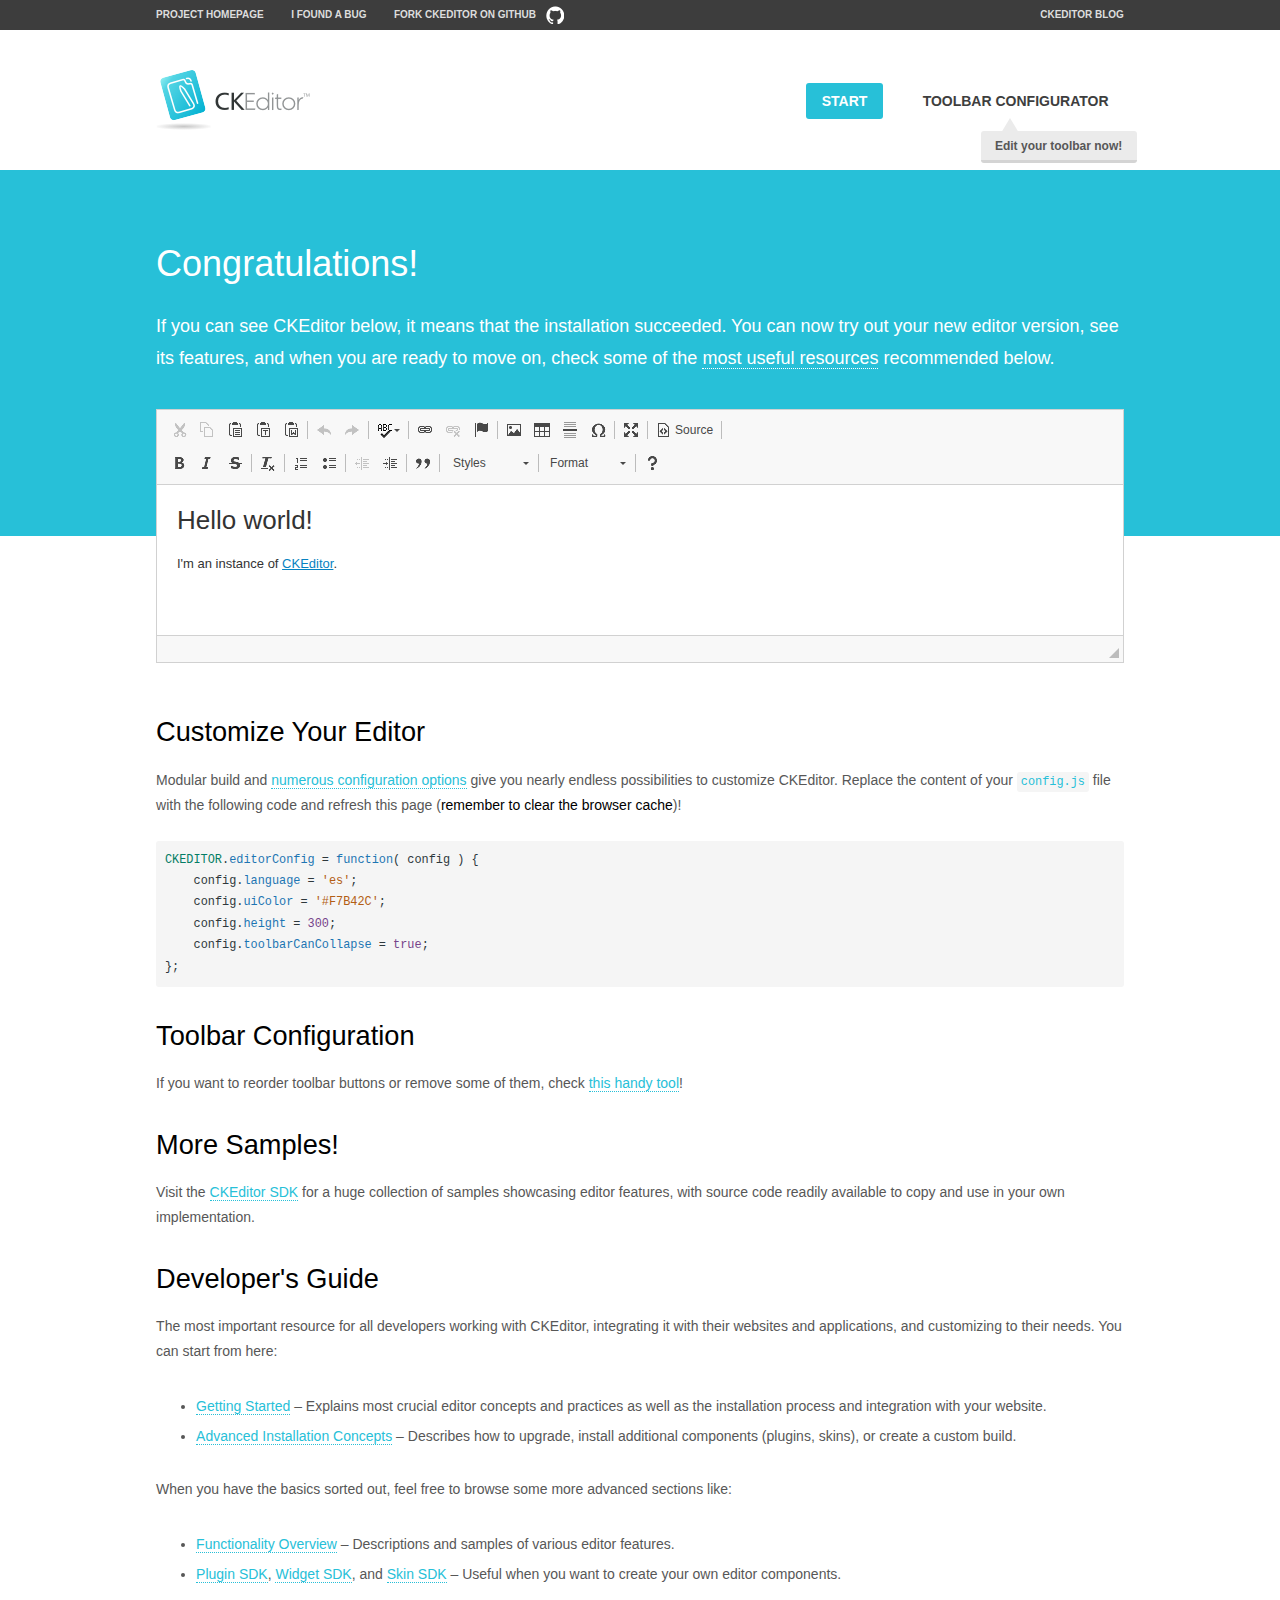
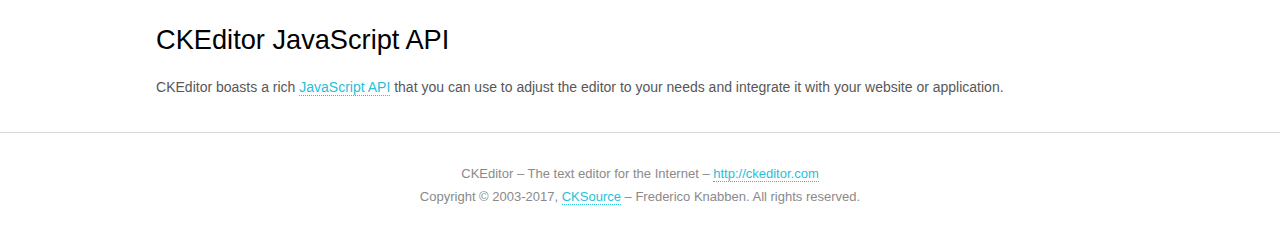
<file: YDE/src/main/webapp/resources/ckeditor/samples/index.html>
<!DOCTYPE html>
<!--
Copyright (c) 2003-2017, CKSource - Frederico Knabben. All rights reserved.
For licensing, see LICENSE.md or http://ckeditor.com/license
-->
<html>
<head>
	<meta charset="utf-8">
	<title>CKEditor Sample</title>
	<script src="../ckeditor.js"></script>
	<script src="js/sample.js"></script>
	<link rel="stylesheet" href="css/samples.css">
	<link rel="stylesheet" href="toolbarconfigurator/lib/codemirror/neo.css">
</head>
<body id="main">

<nav class="navigation-a">
	<div class="grid-container">
		<ul class="navigation-a-left grid-width-70">
			<li><a href="http://ckeditor.com">Project Homepage</a></li>
			<li><a href="https://github.com/ckeditor/ckeditor-dev/issues">I found a bug</a></li>
			<li><a href="http://github.com/ckeditor/ckeditor-dev" class="icon-pos-right icon-navigation-a-github">Fork CKEditor on GitHub</a></li>
		</ul>
		<ul class="navigation-a-right grid-width-30">
			<li><a href="http://ckeditor.com/blog-list">CKEditor Blog</a></li>
		</ul>
	</div>
</nav>

<header class="header-a">
	<div class="grid-container">
		<h1 class="header-a-logo grid-width-30">
			<a href="index.html"><img src="img/logo.png" alt="CKEditor Sample"></a>
		</h1>

		<nav class="navigation-b grid-width-70">
			<ul>
				<li><a href="index.html" class="button-a button-a-background">Start</a></li>
				<li><a href="toolbarconfigurator/index.html" class="button-a">Toolbar configurator <span class="balloon-a balloon-a-nw">Edit your toolbar now!</span></a></li>
			</ul>
		</nav>
	</div>
</header>

<main>
	<div class="adjoined-top">
		<div class="grid-container">
			<div class="content grid-width-100">
				<h1>Congratulations!</h1>
				<p>
					If you can see CKEditor below, it means that the installation succeeded.
					You can now try out your new editor version, see its features, and when you are ready to move on, check some of the <a href="#sample-customize">most useful resources</a> recommended below.
				</p>
			</div>
		</div>
	</div>
	<div class="adjoined-bottom">
		<div class="grid-container">
			<div class="grid-width-100">
				<div id="editor">
					<h1>Hello world!</h1>
					<p>I'm an instance of <a href="http://ckeditor.com">CKEditor</a>.</p>
				</div>
			</div>
		</div>
	</div>

	<div class="grid-container">
		<div class="content grid-width-100">
			<section id="sample-customize">
				<h2>Customize Your Editor</h2>
				<p>Modular build and <a href="http://docs.ckeditor.com/#!/guide/dev_configuration">numerous configuration options</a> give you nearly endless possibilities to customize CKEditor. Replace the content of your <code><a href="../config.js">config.js</a></code> file with the following code and refresh this page (<strong>remember to clear the browser cache</strong>)!</p>
		<pre class="cm-s-neo CodeMirror"><code><span style="padding-right: 0.1px;"><span class="cm-variable">CKEDITOR</span>.<span class="cm-property">editorConfig</span> <span class="cm-operator">=</span> <span class="cm-keyword">function</span>( <span class="cm-def">config</span> ) {</span>
<span style="padding-right: 0.1px;"><span class="cm-tab">	</span><span class="cm-variable-2">config</span>.<span class="cm-property">language</span> <span class="cm-operator">=</span> <span class="cm-string">'es'</span>;</span>
<span style="padding-right: 0.1px;"><span class="cm-tab">	</span><span class="cm-variable-2">config</span>.<span class="cm-property">uiColor</span> <span class="cm-operator">=</span> <span class="cm-string">'#F7B42C'</span>;</span>
<span style="padding-right: 0.1px;"><span class="cm-tab">	</span><span class="cm-variable-2">config</span>.<span class="cm-property">height</span> <span class="cm-operator">=</span> <span class="cm-number">300</span>;</span>
<span style="padding-right: 0.1px;"><span class="cm-tab">	</span><span class="cm-variable-2">config</span>.<span class="cm-property">toolbarCanCollapse</span> <span class="cm-operator">=</span> <span class="cm-atom">true</span>;</span>
<span style="padding-right: 0.1px;">};</span></code></pre>
			</section>

			<section>
				<h2>Toolbar Configuration</h2>
				<p>If you want to reorder toolbar buttons or remove some of them, check <a href="toolbarconfigurator/index.html">this handy tool</a>!</p>
			</section>

			<section>
				<h2>More Samples!</h2>
				<p>Visit the <a href="http://sdk.ckeditor.com">CKEditor SDK</a> for a huge collection of samples showcasing editor features, with source code readily available to copy and use in your own implementation.</p>
			</section>

			<section>
				<h2>Developer's Guide</h2>
				<p>The most important resource for all developers working with CKEditor, integrating it with their websites and applications, and customizing to their needs. You can start from here:</p>
				<ul>
					<li><a href="http://docs.ckeditor.com/#!/guide/dev_installation">Getting Started</a> &ndash; Explains most crucial editor concepts and practices as well as the installation process and integration with your website.</li>
					<li><a href="http://docs.ckeditor.com/#!/guide/dev_advanced_installation">Advanced Installation Concepts</a> &ndash; Describes how to upgrade, install additional components (plugins, skins), or create a custom build.</li>
				</ul>
					<p>When you have the basics sorted out, feel free to browse some more advanced sections like:</p>
				<ul>
					<li><a href="http://docs.ckeditor.com/#!/guide/dev_features">Functionality Overview</a> &ndash; Descriptions and samples of various editor features.</li>
					<li><a href="http://docs.ckeditor.com/#!/guide/plugin_sdk_intro">Plugin SDK</a>, <a href="http://docs.ckeditor.com/#!/guide/widget_sdk_intro">Widget SDK</a>, and <a href="http://docs.ckeditor.com/#!/guide/skin_sdk_intro">Skin SDK</a> &ndash; Useful when you want to create your own editor components.</li>
				</ul>
			</section>

			<section>
				<h2>CKEditor JavaScript API</h2>
				<p>CKEditor boasts a rich <a href="http://docs.ckeditor.com/#!/api">JavaScript API</a> that you can use to adjust the editor to your needs and integrate it with your website or application.</p>
			</section>
		</div>
	</div>
</main>

<footer class="footer-a grid-container">
	<div class="grid-container">
		<p class="grid-width-100">
			CKEditor &ndash; The text editor for the Internet &ndash; <a class="samples" href="http://ckeditor.com/">http://ckeditor.com</a>
		</p>
		<p class="grid-width-100" id="copy">
			Copyright &copy; 2003-2017, <a class="samples" href="http://cksource.com/">CKSource</a> &ndash; Frederico Knabben. All rights reserved.
		</p>
	</div>
</footer>
<script>
	initSample();
</script>

</body>
</html>
</file>
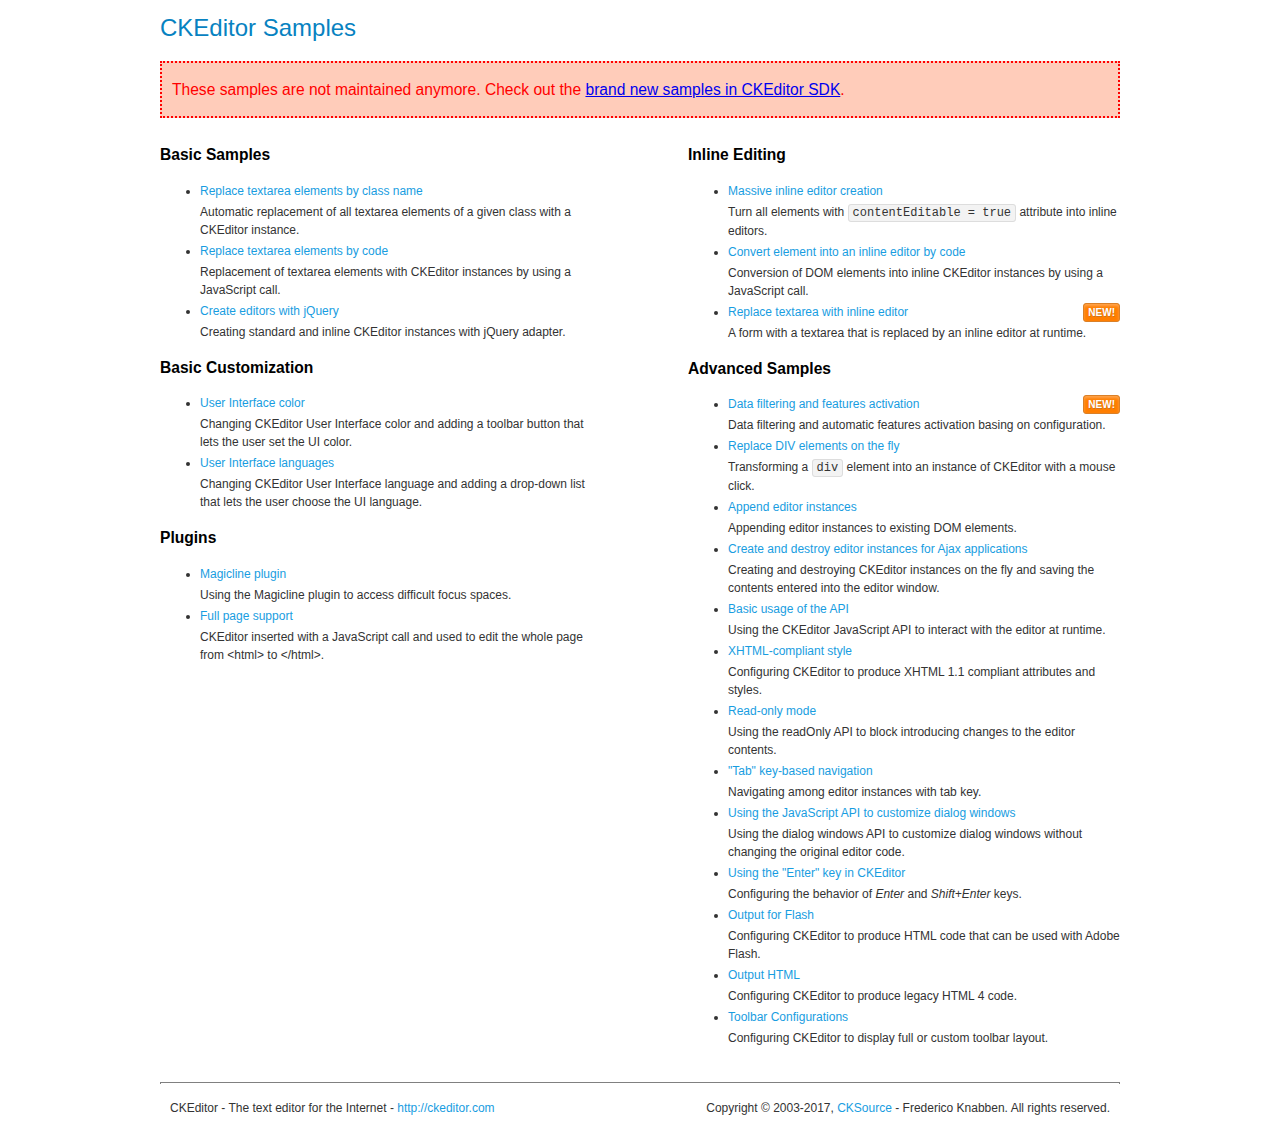
<file: YDE/src/main/webapp/resources/ckeditor/samples/old/index.html>
<!DOCTYPE html>
<!--
Copyright (c) 2003-2017, CKSource - Frederico Knabben. All rights reserved.
For licensing, see LICENSE.md or http://ckeditor.com/license
-->
<html>
<head>
	<meta charset="utf-8">
	<title>CKEditor Samples</title>
	<link rel="stylesheet" href="sample.css">
</head>
<body>
	<h1 class="samples">
		CKEditor Samples
	</h1>
	<div class="warning deprecated">
		These samples are not maintained anymore. Check out the <a href="http://sdk.ckeditor.com/">brand new samples in CKEditor SDK</a>.
	</div>
	<div class="twoColumns">
		<div class="twoColumnsLeft">
			<h2 class="samples">
				Basic Samples
			</h2>
			<dl class="samples">
				<dt><a class="samples" href="replacebyclass.html">Replace textarea elements by class name</a></dt>
				<dd>Automatic replacement of all textarea elements of a given class with a CKEditor instance.</dd>

				<dt><a class="samples" href="replacebycode.html">Replace textarea elements by code</a></dt>
				<dd>Replacement of textarea elements with CKEditor instances by using a JavaScript call.</dd>

				<dt><a class="samples" href="jquery.html">Create editors with jQuery</a></dt>
				<dd>Creating standard and inline CKEditor instances with jQuery adapter.</dd>
			</dl>

			<h2 class="samples">
				Basic Customization
			</h2>
			<dl class="samples">
				<dt><a class="samples" href="uicolor.html">User Interface color</a></dt>
				<dd>Changing CKEditor User Interface color and adding a toolbar button that lets the user set the UI color.</dd>

				<dt><a class="samples" href="uilanguages.html">User Interface languages</a></dt>
				<dd>Changing CKEditor User Interface language and adding a drop-down list that lets the user choose the UI language.</dd>
			</dl>


			<h2 class="samples">Plugins</h2>
<dl class="samples">
<dt><a class="samples" href="magicline/magicline.html">Magicline plugin</a></dt>
<dd>Using the Magicline plugin to access difficult focus spaces.</dd>

<dt><a class="samples" href="wysiwygarea/fullpage.html">Full page support</a></dt>
<dd>CKEditor inserted with a JavaScript call and used to edit the whole page from &lt;html&gt; to &lt;/html&gt;.</dd>
</dl>
		</div>
		<div class="twoColumnsRight">
			<h2 class="samples">
				Inline Editing
			</h2>
			<dl class="samples">
				<dt><a class="samples" href="inlineall.html">Massive inline editor creation</a></dt>
				<dd>Turn all elements with <code>contentEditable = true</code> attribute into inline editors.</dd>

				<dt><a class="samples" href="inlinebycode.html">Convert element into an inline editor by code</a></dt>
				<dd>Conversion of DOM elements into inline CKEditor instances by using a JavaScript call.</dd>

				<dt><a class="samples" href="inlinetextarea.html">Replace textarea with inline editor</a> <span class="new">New!</span></dt>
				<dd>A form with a textarea that is replaced by an inline editor at runtime.</dd>

				
			</dl>

			<h2 class="samples">
				Advanced Samples
			</h2>
			<dl class="samples">
				<dt><a class="samples" href="datafiltering.html">Data filtering and features activation</a> <span class="new">New!</span></dt>
				<dd>Data filtering and automatic features activation basing on configuration.</dd>

				<dt><a class="samples" href="divreplace.html">Replace DIV elements on the fly</a></dt>
				<dd>Transforming a <code>div</code> element into an instance of CKEditor with a mouse click.</dd>

				<dt><a class="samples" href="appendto.html">Append editor instances</a></dt>
				<dd>Appending editor instances to existing DOM elements.</dd>

				<dt><a class="samples" href="ajax.html">Create and destroy editor instances for Ajax applications</a></dt>
				<dd>Creating and destroying CKEditor instances on the fly and saving the contents entered into the editor window.</dd>

				<dt><a class="samples" href="api.html">Basic usage of the API</a></dt>
				<dd>Using the CKEditor JavaScript API to interact with the editor at runtime.</dd>

				<dt><a class="samples" href="xhtmlstyle.html">XHTML-compliant style</a></dt>
				<dd>Configuring CKEditor to produce XHTML 1.1 compliant attributes and styles.</dd>

				<dt><a class="samples" href="readonly.html">Read-only mode</a></dt>
				<dd>Using the readOnly API to block introducing changes to the editor contents.</dd>

				<dt><a class="samples" href="tabindex.html">"Tab" key-based navigation</a></dt>
				<dd>Navigating among editor instances with tab key.</dd>


				
<dt><a class="samples" href="dialog/dialog.html">Using the JavaScript API to customize dialog windows</a></dt>
<dd>Using the dialog windows API to customize dialog windows without changing the original editor code.</dd>

<dt><a class="samples" href="enterkey/enterkey.html">Using the &quot;Enter&quot; key in CKEditor</a></dt>
<dd>Configuring the behavior of <em>Enter</em> and <em>Shift+Enter</em> keys.</dd>

<dt><a class="samples" href="htmlwriter/outputforflash.html">Output for Flash</a></dt>
<dd>Configuring CKEditor to produce HTML code that can be used with Adobe Flash.</dd>

<dt><a class="samples" href="htmlwriter/outputhtml.html">Output HTML</a></dt>
<dd>Configuring CKEditor to produce legacy HTML 4 code.</dd>

<dt><a class="samples" href="toolbar/toolbar.html">Toolbar Configurations</a></dt>
<dd>Configuring CKEditor to display full or custom toolbar layout.</dd>

			</dl>
		</div>
	</div>
	<div id="footer">
		<hr>
		<p>
			CKEditor - The text editor for the Internet - <a class="samples" href="http://ckeditor.com/">http://ckeditor.com</a>
		</p>
		<p id="copy">
			Copyright &copy; 2003-2017, <a class="samples" href="http://cksource.com/">CKSource</a> - Frederico Knabben. All rights reserved.
		</p>
	</div>
</body>
</html>
</file>
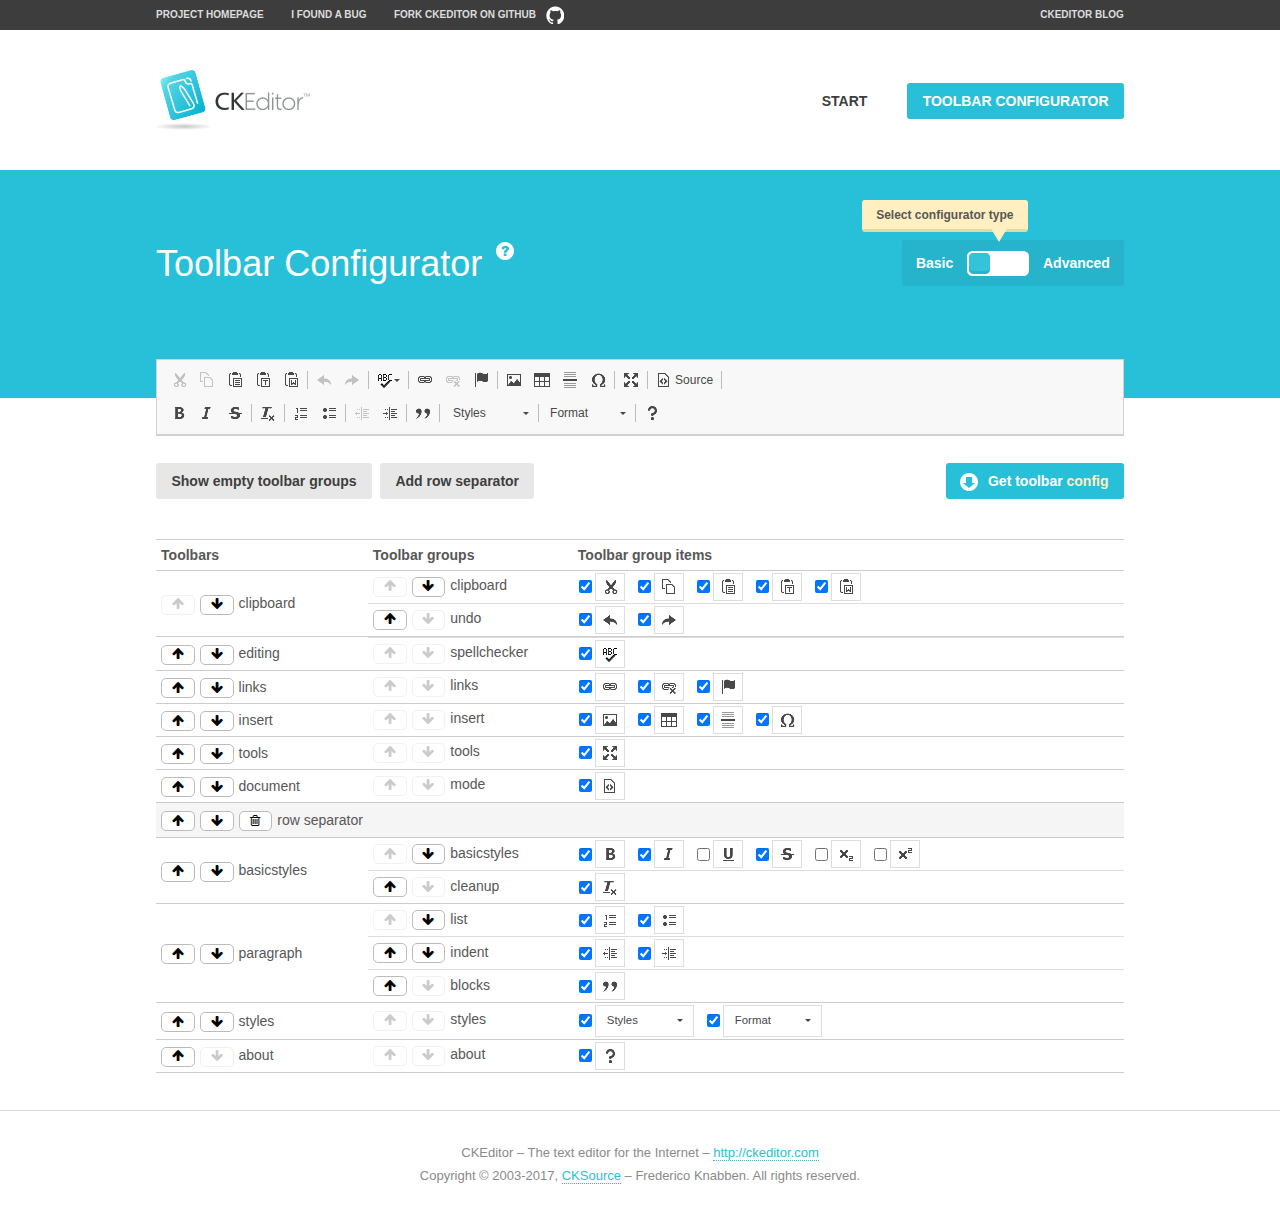
<file: YDE/src/main/webapp/resources/ckeditor/samples/toolbarconfigurator/index.html>
<!DOCTYPE html>
<!--
Copyright (c) 2003-2017, CKSource - Frederico Knabben. All rights reserved.
For licensing, see LICENSE.md or http://ckeditor.com/license
-->
<!--[if IE 8]><html class="ie8"><![endif]-->
<!--[if gt IE 8]><html><![endif]-->
<!--[if !IE]><!--><html><!--<![endif]-->
<head>
	<meta charset="utf-8">
	<title>Toolbar Configurator</title>
	<script src="../../ckeditor.js"></script>
	<script>
		if ( CKEDITOR.env.ie && CKEDITOR.env.version < 9 )
			CKEDITOR.tools.enableHtml5Elements( document );
	</script>
	<link rel="stylesheet" href="lib/codemirror/codemirror.css">
	<link rel="stylesheet" href="lib/codemirror/show-hint.css">
	<link rel="stylesheet" href="lib/codemirror/neo.css">
	<link rel="stylesheet" href="css/fontello.css">
	<link rel="stylesheet" href="../css/samples.css">
</head>
<body id="toolbar">

<nav class="navigation-a">
	<div class="grid-container">
		<ul class="navigation-a-left grid-width-70">
			<li><a href="http://ckeditor.com">Project Homepage</a></li>
			<li><a href="https://github.com/ckeditor/ckeditor-dev/issues">I found a bug</a></li>
			<li><a href="http://github.com/ckeditor/ckeditor-dev" class="icon-pos-right icon-navigation-a-github">Fork CKEditor on GitHub</a></li>
		</ul>
		<ul class="navigation-a-right grid-width-30">
			<li><a href="http://ckeditor.com/blog-list">CKEditor Blog</a></li>
		</ul>
	</div>
</nav>

<header class="header-a">
	<div class="grid-container">
		<h1 class="header-a-logo grid-width-30">
			<a href="../index.html"><img src="../img/logo.png" alt="CKEditor Logo"></a>
		</h1>
		<nav class="navigation-b grid-width-70">
			<ul>
				<li><a href="../index.html"  class="button-a">Start</a></li>
				<li><a href="index.html"  class="button-a button-a-background">Toolbar configurator</a></li>
			</ul>
		</nav>
	</div>
</header>

<main>
	<div class="adjoined-top">
		<div class="grid-container">
			<div class="content grid-width-100">
				<div class="grid-container-nested">
					<h1 class="grid-width-60">
						Toolbar Configurator
						<a href="#help-content" type="button" title="Configurator help" id="help" class="button-a button-a-background button-a-no-text icon-pos-left icon-question-mark">Help</a>
					</h1>

					<div class="grid-width-40 grid-switch-magic">
						<div class="switch">
							<span class="balloon-a balloon-a-se">Select configurator type</span>
							<input type="radio" name="radio" data-num="1" id="radio-basic" />
							<input type="radio" name="radio" data-num="2" id="radio-advanced" />
							<label data-for="1" for="radio-basic">Basic</label>
							<span class="switch-inner">
								<span class="handler"></span>
							</span>
							<label data-for="2" for="radio-advanced">Advanced</label>
						</div>
					</div>
				</div>
			</div>
		</div>
	</div>
	<div class="adjoined-bottom">
		<div class="grid-container">
			<div class="grid-width-100">
				<div class="editors-container">
					<div id="editor-basic"></div>
					<div id="editor-advanced"></div>
				</div>
			</div>
		</div>
	</div>

	<div class="grid-container configurator">
		<div class="content grid-width-100">
			<div class="configurator">
				<div>
					<div id="toolbarModifierWrapper"></div>
				</div>
			</div>
		</div>
	</div>

	<div id="help-content">
		<div class="grid-container">
			<div class="grid-width-100">
				<h2>What Am I Doing Here?</h2>

				<div class="grid-container grid-container-nested">
					<div class="basic">
						<div class="grid-width-50">
							<p>Arrange <a href="http://docs.ckeditor.com/#!/api/CKEDITOR.config-cfg-toolbarGroups">toolbar groups</a>, toggle <a href="http://docs.ckeditor.com/#!/api/CKEDITOR.config-cfg-removeButtons">button visibility</a> according to your needs and get your toolbar configuration.</p>
							<p>You can replace the content of the <a href="../../config.js"><code>config.js</code></a> file with the generated configuration. If you already set some configuration options you will need to merge both configurations.</p>
						</div>
						<div class="grid-width-50">
							<p>Read more about different ways of <a href="http://docs.ckeditor.com/#!/guide/dev_configuration">setting configuration</a> and do not forget about <strong>clearing browser cache</strong>.</p>
							<p>Arranging toolbar groups is the recommended way of configuring the toolbar, but if you need more freedom you can use the <a href="#advanced">advanced configurator</a>.</p>
						</div>
					</div>
					<div class="advanced" style="display: none;">
						<div class="grid-width-50">
							<p>With this code editor you can edit your <a href="http://docs.ckeditor.com/#!/api/CKEDITOR.config-cfg-toolbar">toolbar configuration</a> live.</p>
							<p>You can replace the content of the <a href="../../config.js"><code>config.js</code></a> file with the generated configuration. If you already set some configuration options you will need to merge both configurations.</p>
						</div>
						<div class="grid-width-50">
							<p>Read more about different ways of <a href="http://docs.ckeditor.com/#!/guide/dev_configuration">setting configuration</a> and do not forget about <strong>clearing browser cache</strong>.</p>
						</div>
					</div>
				</div>

				<p class="grid-container grid-container-nested">
					<button type="button" class="help-content-close grid-width-100 button-a button-a-background">Got it. Let's play!</button>
				</p>
			</div>
		</div>
	</div>
</main>

<footer class="footer-a grid-container">
	<p class="grid-width-100">
		CKEditor &ndash; The text editor for the Internet &ndash; <a class="samples" href="http://ckeditor.com/">http://ckeditor.com</a>
	</p>
	<p class="grid-width-100" id="copy">
		Copyright &copy; 2003-2017, <a class="samples" href="http://cksource.com/">CKSource</a> &ndash; Frederico Knabben. All rights reserved.
	</p>
</footer>

<script src="lib/codemirror/codemirror.js"></script>
<script src="lib/codemirror/javascript.js"></script>
<script src="lib/codemirror/show-hint.js"></script>

<script src="js/fulltoolbareditor.js"></script>
<script src="js/abstracttoolbarmodifier.js"></script>
<script src="js/toolbarmodifier.js"></script>
<script src="js/toolbartextmodifier.js"></script>
<script src="../js/sf.js"></script>

<script>
	( function() {
		'use strict';

		var mode = ( window.location.hash.substr( 1 ) === 'advanced' ) ? 'advanced' : 'basic',
			configuratorSection = CKEDITOR.document.findOne( 'main > .grid-container.configurator' ),
			basicInstruction = CKEDITOR.document.findOne( '#help-content .basic' ),
			advancedInstruction = CKEDITOR.document.findOne( '#help-content .advanced' ),

			// Configurator mode switcher.
			modeSwitchBasic = CKEDITOR.document.getById( 'radio-basic' ),
			modeSwitchAdvanced = CKEDITOR.document.getById( 'radio-advanced' );

		// Initial setup
		function updateSwitcher() {
			if ( mode === 'advanced' ) {
				modeSwitchAdvanced.$.checked = true;
			} else {
				modeSwitchBasic.$.checked = true;
			}
		}

		updateSwitcher();

		CKEDITOR.document.getWindow().on( 'hashchange', function( e ) {
			var hash = window.location.hash.substr( 1 );
			if ( !( hash === 'advanced' || hash === 'basic' ) ) {
				return;
			}
			mode = hash;
			onToolbarsDone( mode );
		} );

		CKEDITOR.document.getWindow().on( 'resize', function() {
			updateToolbar( ( mode === 'basic' ? toolbarModifier : toolbarTextModifier )[ 'editorInstance' ] );
		} );

		function onRefresh( modifier ) {
			modifier = modifier || this;

			if ( mode === 'basic' && modifier instanceof ToolbarConfigurator.ToolbarTextModifier ) {
				return;
			}

			// CodeMirror container becomes visible, so we need to refresh and to avoid rendering problems.
			if ( mode === 'advanced' && modifier instanceof ToolbarConfigurator.ToolbarTextModifier ) {
				modifier.codeContainer.refresh();
			}

			updateToolbar( modifier.editorInstance );
		}

		function updateToolbar( editor ) {
			var editorContainer = editor.container;

			// Not always editor is loaded.
			if ( !editorContainer ) {
				return;
			}

			var displayStyle = editorContainer.getStyle( 'display' );

			editorContainer.setStyle( 'display', 'block' );

			var newHeight = editorContainer.getSize( 'height' );

			var newMarginTop = parseInt( editorContainer.getComputedStyle( 'margin-top' ), 10 );
			newMarginTop = ( isNaN( newMarginTop ) ? 0 : Number( newMarginTop ) );

			var newMarginBottom = parseInt( editorContainer.getComputedStyle( 'margin-bottom' ), 10 );
			newMarginBottom = ( isNaN( newMarginBottom ) ? 0 : Number( newMarginBottom ) );

			var result = newHeight + newMarginTop + newMarginBottom;

			editorContainer.setStyle( 'display', displayStyle );

			editor.container.getAscendant( 'div' ).setStyle( 'height', result + 'px' );
		}

		var toolbarModifier = new ToolbarConfigurator.ToolbarModifier( 'editor-basic' );

		var done = 0;
		toolbarModifier.init( onToolbarInit );
		toolbarModifier.onRefresh = onRefresh;

		CKEDITOR.document.getById( 'toolbarModifierWrapper' ).append( toolbarModifier.mainContainer );

		var toolbarTextModifier = new ToolbarConfigurator.ToolbarTextModifier( 'editor-advanced' );
		toolbarTextModifier.init( onToolbarInit );
		toolbarTextModifier.onRefresh = onRefresh;

		function onToolbarInit() {
			if ( ++done === 2 ) {
				onToolbarsDone();

				positionSticky.watch( CKEDITOR.document.findOne( '.toolbar' ), function() {
					return mode === 'advanced';
				} );
			}
		}

		function onToolbarsDone() {
			if ( mode === 'basic' ) {
				toggleModeBasic( false );
			} else {
				toggleModeAdvanced( false );
			}

			updateSwitcher();

			setTimeout( function() {
				CKEDITOR.document.findOne( '.editors-container' ).addClass( 'active' );
				CKEDITOR.document.findOne( '#toolbarModifierWrapper' ).addClass( 'active' );
			}, 200 );
		}

		CKEDITOR.document.getById( 'toolbarModifierWrapper' ).append( toolbarTextModifier.mainContainer );

		function toogleModeSwitch( onElement, offElement, onModifier, offModifier ) {
			onElement.addClass( 'fancy-button-active' );
			offElement.removeClass( 'fancy-button-active' );

			onModifier.showUI();
			offModifier.hideUI();
		}

		function toggleModeBasic( callOnRefresh ) {
			callOnRefresh = ( callOnRefresh !== false );
			mode = 'basic';
			window.location.hash = '#basic';
			toogleModeSwitch( modeSwitchBasic, modeSwitchAdvanced, toolbarModifier, toolbarTextModifier );

			configuratorSection.removeClass( 'freed-width' );
			basicInstruction.show();
			advancedInstruction.hide();

			callOnRefresh && onRefresh( toolbarModifier );
		}

		function toggleModeAdvanced( callOnRefresh ) {
			callOnRefresh = ( callOnRefresh !== false );
			mode = 'advanced';
			window.location.hash = '#advanced';
			toogleModeSwitch( modeSwitchAdvanced, modeSwitchBasic, toolbarTextModifier, toolbarModifier );

			configuratorSection.addClass( 'freed-width' );
			advancedInstruction.show();
			basicInstruction.hide();

			callOnRefresh && onRefresh( toolbarTextModifier );
		}

		modeSwitchBasic.on( 'click', toggleModeBasic );
		modeSwitchAdvanced.on( 'click', toggleModeAdvanced );

		//
		// Position:sticky for the toolbar.
		//

		// Will make elements behave like they were styled with position:sticky.
		var positionSticky = {
			// Store object: {
			// 		element: CKEDITOR.dom.element, // Element which will float.
			// 		placeholder: CKEDITOR.dom.element, // Placeholder which is place to prevent page bounce.
			// 		isFixed: boolean // Whether element float now.
			// }
			watched: [],

			active: [],

			staticContainer: null,

			init: function() {
				var element = CKEDITOR.dom.element.createFromHtml(
					'<div class="staticContainer">' +
						'<div class="grid-container" >' +
							'<div class="grid-width-100">' +
								'<div class="inner"></div>' +
							'</div>' +
						'</div>' +
					'</div>' );

				this.staticContainer = element.findOne( '.inner' );

				CKEDITOR.document.getBody().append( element );
			},

			watch: function( element, preventFunc ) {
				this.watched.push( {
					element: element,
					placeholder: new CKEDITOR.dom.element( 'div' ),
					isFixed: false,
					preventFunc: preventFunc
				} );
			},

			checkAll: function() {
				for ( var i = 0; i < this.watched.length; i++ ) {
					this.check( this.watched[ i ] );
				}
			},

			check: function( element ) {
				var isFixed = element.isFixed;
				var shouldBeFixed = this.shouldBeFixed( element );

				// Nothing to be done.
				if ( isFixed === shouldBeFixed ) {
					return;
				}

				var placeholder = element.placeholder;

				if ( isFixed ) {
					// Unfixing.

					element.element.insertBefore( placeholder );
					placeholder.remove();

					element.element.removeStyle( 'margin' );

					this.active.splice( CKEDITOR.tools.indexOf( this.active, element ), 1 );

				} else {
					// Fixing.
					placeholder.setStyle( 'width', element.element.getSize( 'width' ) + 'px' );
					placeholder.setStyle( 'height', element.element.getSize( 'height' ) + 'px' );
					placeholder.setStyle( 'margin-bottom', element.element.getComputedStyle( 'margin-bottom' ) );
					placeholder.setStyle( 'display', element.element.getComputedStyle( 'display' ) );
					placeholder.insertAfter( element.element );

					this.staticContainer.append( element.element );

					this.active.push( element );
				}

				element.isFixed = !element.isFixed;
			},

			shouldBeFixed: function( element ) {
				if ( element.preventFunc && element.preventFunc() ) {
					return false;
				}

				// If element is already fixed we are checking it's placeholder.
				var related = ( element.isFixed ? element.placeholder : element.element ),
					clientRect = related.$.getBoundingClientRect(),
					staticHeight = this.staticContainer.getSize('height' ),
					elemHeight = element.element.getSize( 'height' );

				if ( element.isFixed ) {
					return ( clientRect.top + elemHeight < staticHeight );
				} else {
					return ( clientRect.top < staticHeight );
				}
			}
		};

		positionSticky.init();

		CKEDITOR.document.getWindow().on( 'scroll',
			new CKEDITOR.tools.eventsBuffer( 100, positionSticky.checkAll, positionSticky ).input
		);

		// Make the toolbar sticky.
		positionSticky.watch( CKEDITOR.document.findOne( '.editors-container' ) );

		// Help button and help-content.
		( function() {
			var helpButton = CKEDITOR.document.getById( 'help' ),
				helpContent = CKEDITOR.document.getById( 'help-content' );

			// Don't show help button on IE8 because it's unsupported by Pico Modal.
			if ( CKEDITOR.env.ie && CKEDITOR.env.version == 8 ) {
				helpButton.hide();
			} else {
				// Display help modal when the button is clicked.
				helpButton.on( 'click', function( evt ) {
					SF.modal( {
						// Clone modal content from DOM.
						content: helpContent.getHtml(),

						afterCreate: function( modal ) {
							// Enable modal content button to close the modal.
							new CKEDITOR.dom.element( modal.modalElem() ).findOne( '.help-content-close' ).once( 'click', modal.close );
						}
					} ).show();
				} );
			}
		} )();
	} )();
</script>
</body>
</html>
</file>
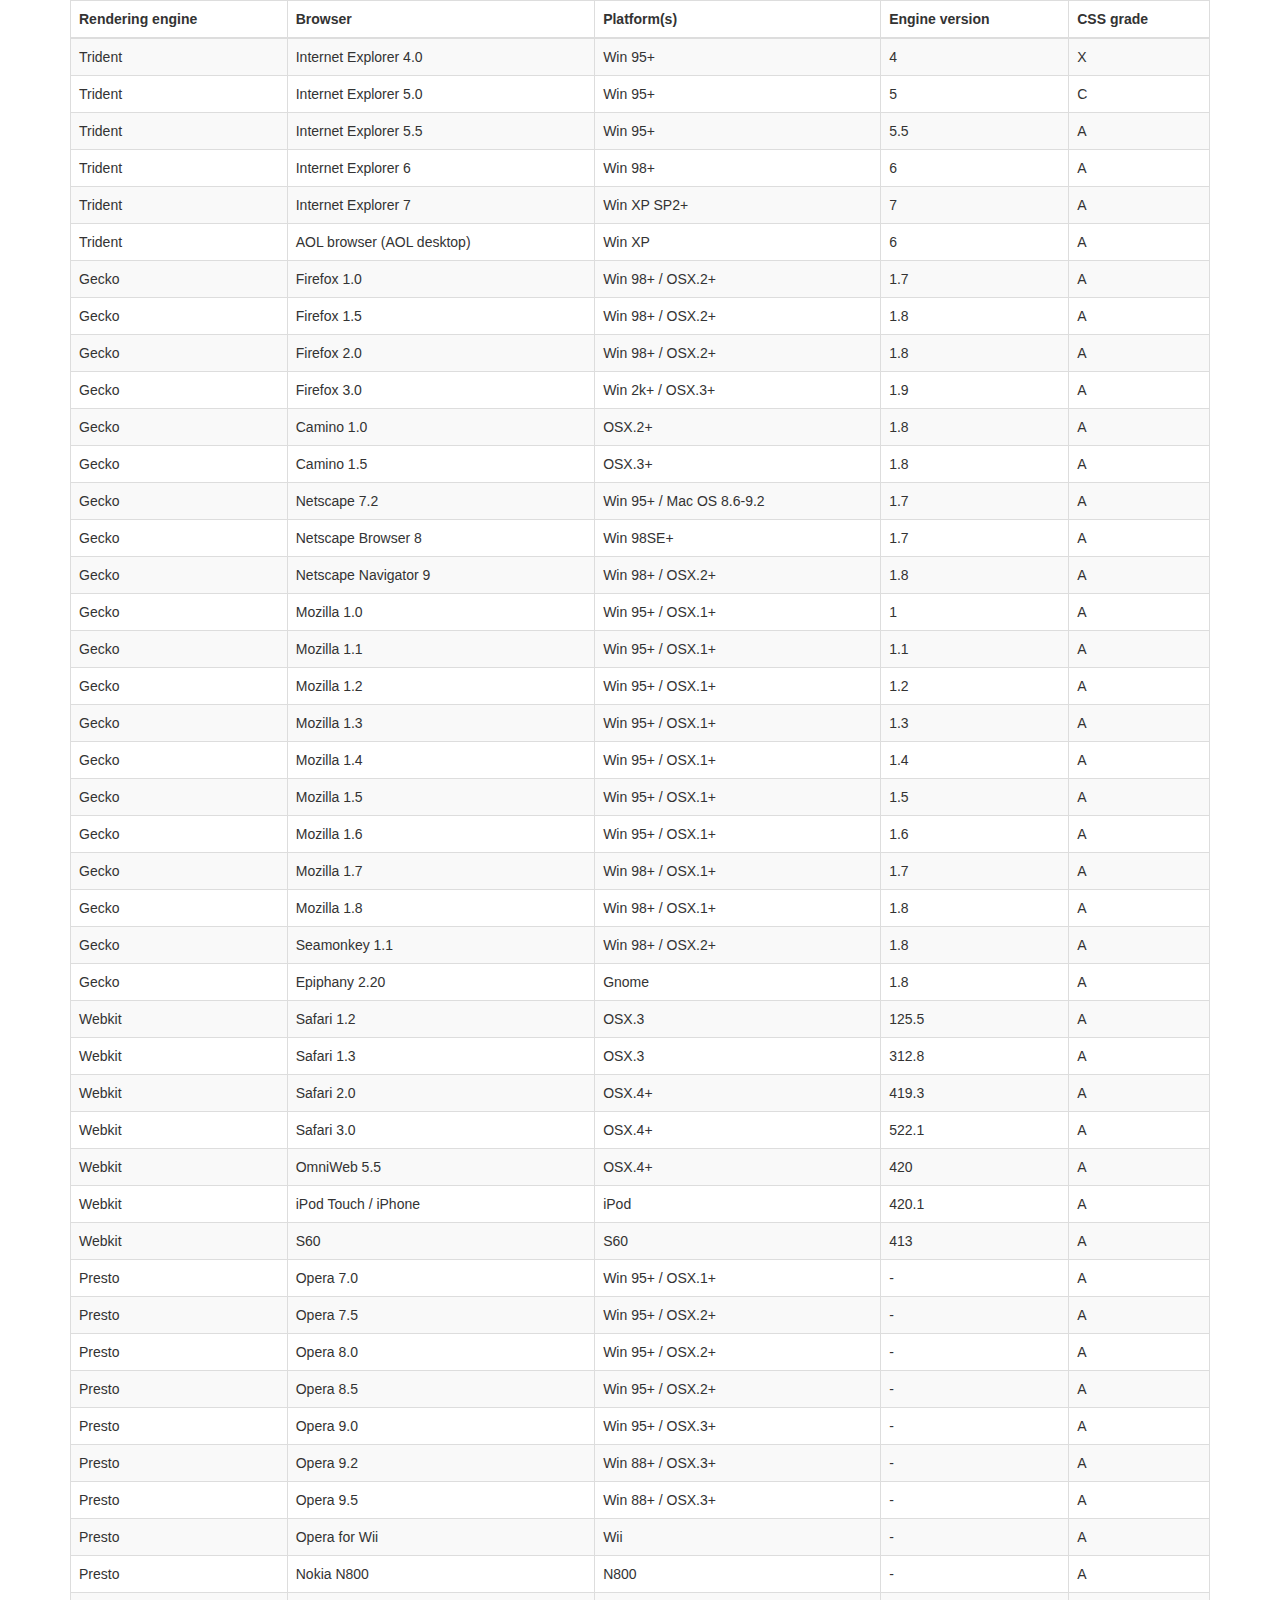
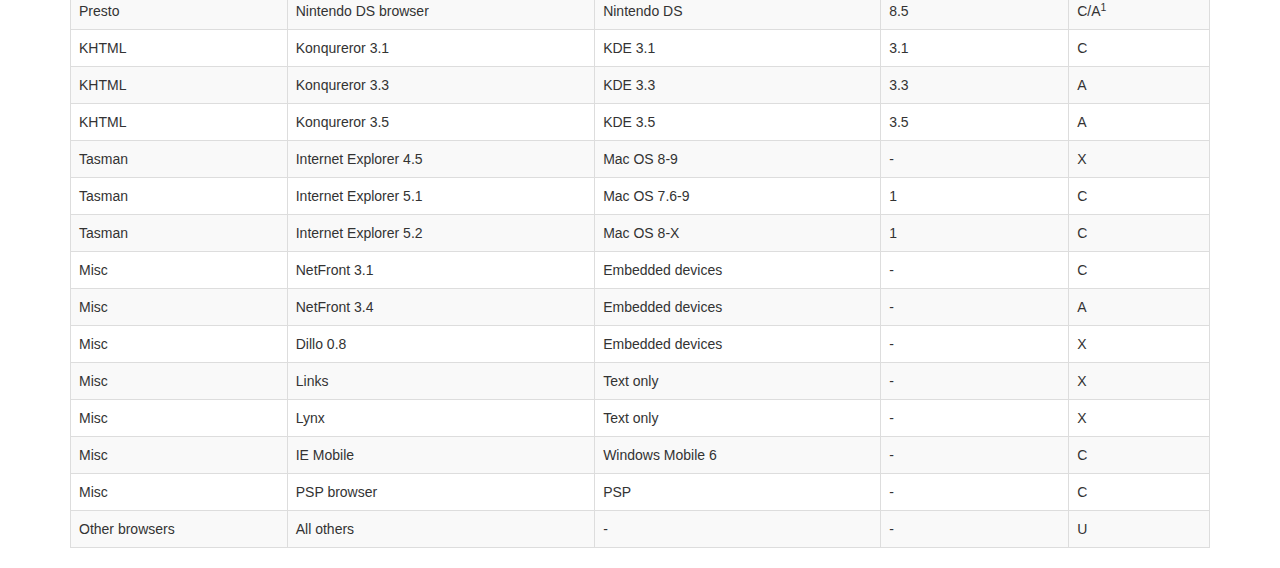
<file: YDE/src/main/webapp/resources/sbadmin2/vendor/datatables-plugins/index.html>
<!DOCTYPE HTML PUBLIC "-//W3C//DTD HTML 4.01//EN" "http://www.w3.org/TR/html4/strict.dtd">
<html>
	<head>
		<meta http-equiv="content-type" content="text/html; charset=utf-8" />
		
		<title>DataTables Bootstrap 3 example</title>

		<link rel="stylesheet" type="text/css" href="//maxcdn.bootstrapcdn.com/bootstrap/3.3.0/css/bootstrap.min.css">
		<link rel="stylesheet" type="text/css" href="dataTables.bootstrap.css">

		<script type="text/javascript" language="javascript" src="//code.jquery.com/jquery-1.11.1.min.js"></script>
		<script type="text/javascript" language="javascript" src="//cdn.datatables.net/1.10.3/js/jquery.dataTables.min.js"></script>
		<script type="text/javascript" language="javascript" src="dataTables.bootstrap.js"></script>
		<script type="text/javascript" charset="utf-8">
			$(document).ready(function() {
				$('#example').dataTable();
			} );
		</script>
	</head>
	<body>
		<div class="container">
			
<table cellpadding="0" cellspacing="0" border="0" class="table table-striped table-bordered" id="example">
	<thead>
		<tr>
			<th>Rendering engine</th>
			<th>Browser</th>
			<th>Platform(s)</th>
			<th>Engine version</th>
			<th>CSS grade</th>
		</tr>
	</thead>
	<tbody>
		<tr class="odd gradeX">
			<td>Trident</td>
			<td>Internet
				 Explorer 4.0</td>
			<td>Win 95+</td>
			<td class="center"> 4</td>
			<td class="center">X</td>
		</tr>
		<tr class="even gradeC">
			<td>Trident</td>
			<td>Internet
				 Explorer 5.0</td>
			<td>Win 95+</td>
			<td class="center">5</td>
			<td class="center">C</td>
		</tr>
		<tr class="odd gradeA">
			<td>Trident</td>
			<td>Internet
				 Explorer 5.5</td>
			<td>Win 95+</td>
			<td class="center">5.5</td>
			<td class="center">A</td>
		</tr>
		<tr class="even gradeA">
			<td>Trident</td>
			<td>Internet
				 Explorer 6</td>
			<td>Win 98+</td>
			<td class="center">6</td>
			<td class="center">A</td>
		</tr>
		<tr class="odd gradeA">
			<td>Trident</td>
			<td>Internet Explorer 7</td>
			<td>Win XP SP2+</td>
			<td class="center">7</td>
			<td class="center">A</td>
		</tr>
		<tr class="even gradeA">
			<td>Trident</td>
			<td>AOL browser (AOL desktop)</td>
			<td>Win XP</td>
			<td class="center">6</td>
			<td class="center">A</td>
		</tr>
		<tr class="gradeA">
			<td>Gecko</td>
			<td>Firefox 1.0</td>
			<td>Win 98+ / OSX.2+</td>
			<td class="center">1.7</td>
			<td class="center">A</td>
		</tr>
		<tr class="gradeA">
			<td>Gecko</td>
			<td>Firefox 1.5</td>
			<td>Win 98+ / OSX.2+</td>
			<td class="center">1.8</td>
			<td class="center">A</td>
		</tr>
		<tr class="gradeA">
			<td>Gecko</td>
			<td>Firefox 2.0</td>
			<td>Win 98+ / OSX.2+</td>
			<td class="center">1.8</td>
			<td class="center">A</td>
		</tr>
		<tr class="gradeA">
			<td>Gecko</td>
			<td>Firefox 3.0</td>
			<td>Win 2k+ / OSX.3+</td>
			<td class="center">1.9</td>
			<td class="center">A</td>
		</tr>
		<tr class="gradeA">
			<td>Gecko</td>
			<td>Camino 1.0</td>
			<td>OSX.2+</td>
			<td class="center">1.8</td>
			<td class="center">A</td>
		</tr>
		<tr class="gradeA">
			<td>Gecko</td>
			<td>Camino 1.5</td>
			<td>OSX.3+</td>
			<td class="center">1.8</td>
			<td class="center">A</td>
		</tr>
		<tr class="gradeA">
			<td>Gecko</td>
			<td>Netscape 7.2</td>
			<td>Win 95+ / Mac OS 8.6-9.2</td>
			<td class="center">1.7</td>
			<td class="center">A</td>
		</tr>
		<tr class="gradeA">
			<td>Gecko</td>
			<td>Netscape Browser 8</td>
			<td>Win 98SE+</td>
			<td class="center">1.7</td>
			<td class="center">A</td>
		</tr>
		<tr class="gradeA">
			<td>Gecko</td>
			<td>Netscape Navigator 9</td>
			<td>Win 98+ / OSX.2+</td>
			<td class="center">1.8</td>
			<td class="center">A</td>
		</tr>
		<tr class="gradeA">
			<td>Gecko</td>
			<td>Mozilla 1.0</td>
			<td>Win 95+ / OSX.1+</td>
			<td class="center">1</td>
			<td class="center">A</td>
		</tr>
		<tr class="gradeA">
			<td>Gecko</td>
			<td>Mozilla 1.1</td>
			<td>Win 95+ / OSX.1+</td>
			<td class="center">1.1</td>
			<td class="center">A</td>
		</tr>
		<tr class="gradeA">
			<td>Gecko</td>
			<td>Mozilla 1.2</td>
			<td>Win 95+ / OSX.1+</td>
			<td class="center">1.2</td>
			<td class="center">A</td>
		</tr>
		<tr class="gradeA">
			<td>Gecko</td>
			<td>Mozilla 1.3</td>
			<td>Win 95+ / OSX.1+</td>
			<td class="center">1.3</td>
			<td class="center">A</td>
		</tr>
		<tr class="gradeA">
			<td>Gecko</td>
			<td>Mozilla 1.4</td>
			<td>Win 95+ / OSX.1+</td>
			<td class="center">1.4</td>
			<td class="center">A</td>
		</tr>
		<tr class="gradeA">
			<td>Gecko</td>
			<td>Mozilla 1.5</td>
			<td>Win 95+ / OSX.1+</td>
			<td class="center">1.5</td>
			<td class="center">A</td>
		</tr>
		<tr class="gradeA">
			<td>Gecko</td>
			<td>Mozilla 1.6</td>
			<td>Win 95+ / OSX.1+</td>
			<td class="center">1.6</td>
			<td class="center">A</td>
		</tr>
		<tr class="gradeA">
			<td>Gecko</td>
			<td>Mozilla 1.7</td>
			<td>Win 98+ / OSX.1+</td>
			<td class="center">1.7</td>
			<td class="center">A</td>
		</tr>
		<tr class="gradeA">
			<td>Gecko</td>
			<td>Mozilla 1.8</td>
			<td>Win 98+ / OSX.1+</td>
			<td class="center">1.8</td>
			<td class="center">A</td>
		</tr>
		<tr class="gradeA">
			<td>Gecko</td>
			<td>Seamonkey 1.1</td>
			<td>Win 98+ / OSX.2+</td>
			<td class="center">1.8</td>
			<td class="center">A</td>
		</tr>
		<tr class="gradeA">
			<td>Gecko</td>
			<td>Epiphany 2.20</td>
			<td>Gnome</td>
			<td class="center">1.8</td>
			<td class="center">A</td>
		</tr>
		<tr class="gradeA">
			<td>Webkit</td>
			<td>Safari 1.2</td>
			<td>OSX.3</td>
			<td class="center">125.5</td>
			<td class="center">A</td>
		</tr>
		<tr class="gradeA">
			<td>Webkit</td>
			<td>Safari 1.3</td>
			<td>OSX.3</td>
			<td class="center">312.8</td>
			<td class="center">A</td>
		</tr>
		<tr class="gradeA">
			<td>Webkit</td>
			<td>Safari 2.0</td>
			<td>OSX.4+</td>
			<td class="center">419.3</td>
			<td class="center">A</td>
		</tr>
		<tr class="gradeA">
			<td>Webkit</td>
			<td>Safari 3.0</td>
			<td>OSX.4+</td>
			<td class="center">522.1</td>
			<td class="center">A</td>
		</tr>
		<tr class="gradeA">
			<td>Webkit</td>
			<td>OmniWeb 5.5</td>
			<td>OSX.4+</td>
			<td class="center">420</td>
			<td class="center">A</td>
		</tr>
		<tr class="gradeA">
			<td>Webkit</td>
			<td>iPod Touch / iPhone</td>
			<td>iPod</td>
			<td class="center">420.1</td>
			<td class="center">A</td>
		</tr>
		<tr class="gradeA">
			<td>Webkit</td>
			<td>S60</td>
			<td>S60</td>
			<td class="center">413</td>
			<td class="center">A</td>
		</tr>
		<tr class="gradeA">
			<td>Presto</td>
			<td>Opera 7.0</td>
			<td>Win 95+ / OSX.1+</td>
			<td class="center">-</td>
			<td class="center">A</td>
		</tr>
		<tr class="gradeA">
			<td>Presto</td>
			<td>Opera 7.5</td>
			<td>Win 95+ / OSX.2+</td>
			<td class="center">-</td>
			<td class="center">A</td>
		</tr>
		<tr class="gradeA">
			<td>Presto</td>
			<td>Opera 8.0</td>
			<td>Win 95+ / OSX.2+</td>
			<td class="center">-</td>
			<td class="center">A</td>
		</tr>
		<tr class="gradeA">
			<td>Presto</td>
			<td>Opera 8.5</td>
			<td>Win 95+ / OSX.2+</td>
			<td class="center">-</td>
			<td class="center">A</td>
		</tr>
		<tr class="gradeA">
			<td>Presto</td>
			<td>Opera 9.0</td>
			<td>Win 95+ / OSX.3+</td>
			<td class="center">-</td>
			<td class="center">A</td>
		</tr>
		<tr class="gradeA">
			<td>Presto</td>
			<td>Opera 9.2</td>
			<td>Win 88+ / OSX.3+</td>
			<td class="center">-</td>
			<td class="center">A</td>
		</tr>
		<tr class="gradeA">
			<td>Presto</td>
			<td>Opera 9.5</td>
			<td>Win 88+ / OSX.3+</td>
			<td class="center">-</td>
			<td class="center">A</td>
		</tr>
		<tr class="gradeA">
			<td>Presto</td>
			<td>Opera for Wii</td>
			<td>Wii</td>
			<td class="center">-</td>
			<td class="center">A</td>
		</tr>
		<tr class="gradeA">
			<td>Presto</td>
			<td>Nokia N800</td>
			<td>N800</td>
			<td class="center">-</td>
			<td class="center">A</td>
		</tr>
		<tr class="gradeA">
			<td>Presto</td>
			<td>Nintendo DS browser</td>
			<td>Nintendo DS</td>
			<td class="center">8.5</td>
			<td class="center">C/A<sup>1</sup></td>
		</tr>
		<tr class="gradeC">
			<td>KHTML</td>
			<td>Konqureror 3.1</td>
			<td>KDE 3.1</td>
			<td class="center">3.1</td>
			<td class="center">C</td>
		</tr>
		<tr class="gradeA">
			<td>KHTML</td>
			<td>Konqureror 3.3</td>
			<td>KDE 3.3</td>
			<td class="center">3.3</td>
			<td class="center">A</td>
		</tr>
		<tr class="gradeA">
			<td>KHTML</td>
			<td>Konqureror 3.5</td>
			<td>KDE 3.5</td>
			<td class="center">3.5</td>
			<td class="center">A</td>
		</tr>
		<tr class="gradeX">
			<td>Tasman</td>
			<td>Internet Explorer 4.5</td>
			<td>Mac OS 8-9</td>
			<td class="center">-</td>
			<td class="center">X</td>
		</tr>
		<tr class="gradeC">
			<td>Tasman</td>
			<td>Internet Explorer 5.1</td>
			<td>Mac OS 7.6-9</td>
			<td class="center">1</td>
			<td class="center">C</td>
		</tr>
		<tr class="gradeC">
			<td>Tasman</td>
			<td>Internet Explorer 5.2</td>
			<td>Mac OS 8-X</td>
			<td class="center">1</td>
			<td class="center">C</td>
		</tr>
		<tr class="gradeA">
			<td>Misc</td>
			<td>NetFront 3.1</td>
			<td>Embedded devices</td>
			<td class="center">-</td>
			<td class="center">C</td>
		</tr>
		<tr class="gradeA">
			<td>Misc</td>
			<td>NetFront 3.4</td>
			<td>Embedded devices</td>
			<td class="center">-</td>
			<td class="center">A</td>
		</tr>
		<tr class="gradeX">
			<td>Misc</td>
			<td>Dillo 0.8</td>
			<td>Embedded devices</td>
			<td class="center">-</td>
			<td class="center">X</td>
		</tr>
		<tr class="gradeX">
			<td>Misc</td>
			<td>Links</td>
			<td>Text only</td>
			<td class="center">-</td>
			<td class="center">X</td>
		</tr>
		<tr class="gradeX">
			<td>Misc</td>
			<td>Lynx</td>
			<td>Text only</td>
			<td class="center">-</td>
			<td class="center">X</td>
		</tr>
		<tr class="gradeC">
			<td>Misc</td>
			<td>IE Mobile</td>
			<td>Windows Mobile 6</td>
			<td class="center">-</td>
			<td class="center">C</td>
		</tr>
		<tr class="gradeC">
			<td>Misc</td>
			<td>PSP browser</td>
			<td>PSP</td>
			<td class="center">-</td>
			<td class="center">C</td>
		</tr>
		<tr class="gradeU">
			<td>Other browsers</td>
			<td>All others</td>
			<td>-</td>
			<td class="center">-</td>
			<td class="center">U</td>
		</tr>
	</tbody>
</table>
			
		</div>
	</body>
</html>
</file>
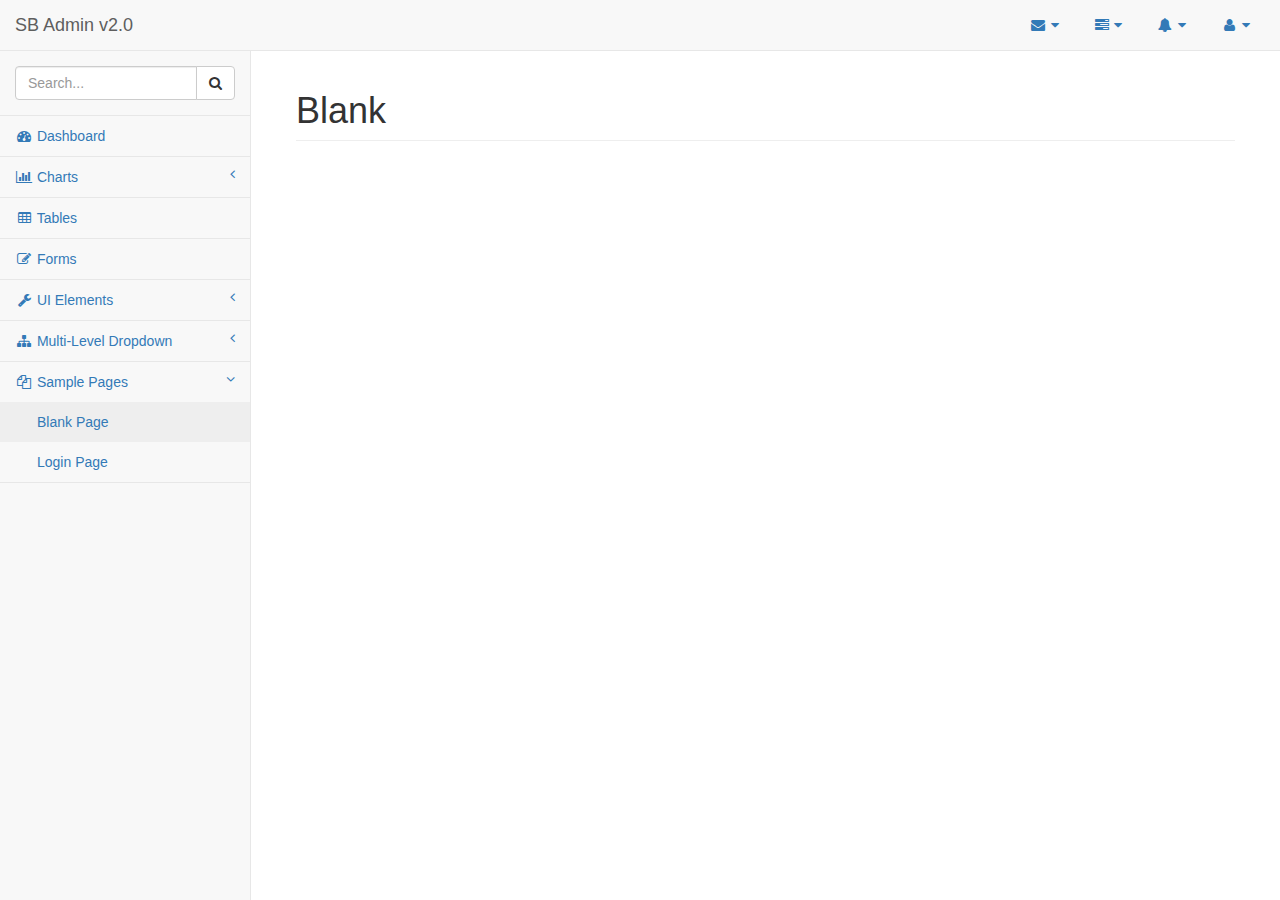
<file: YDE/src/main/webapp/resources/sbadmin2/pages/blank.html>
<!DOCTYPE html>
<html lang="en">

<head>

    <meta charset="utf-8">
    <meta http-equiv="X-UA-Compatible" content="IE=edge">
    <meta name="viewport" content="width=device-width, initial-scale=1">
    <meta name="description" content="">
    <meta name="author" content="">

    <title>SB Admin 2 - Bootstrap Admin Theme</title>

    <!-- Bootstrap Core CSS -->
    <link href="../vendor/bootstrap/css/bootstrap.min.css" rel="stylesheet">

    <!-- MetisMenu CSS -->
    <link href="../vendor/metisMenu/metisMenu.min.css" rel="stylesheet">

    <!-- Custom CSS -->
    <link href="../dist/css/sb-admin-2.css" rel="stylesheet">

    <!-- Custom Fonts -->
    <link href="../vendor/font-awesome/css/font-awesome.min.css" rel="stylesheet" type="text/css">

    <!-- HTML5 Shim and Respond.js IE8 support of HTML5 elements and media queries -->
    <!-- WARNING: Respond.js doesn't work if you view the page via file:// -->
    <!--[if lt IE 9]>
        <script src="https://oss.maxcdn.com/libs/html5shiv/3.7.0/html5shiv.js"></script>
        <script src="https://oss.maxcdn.com/libs/respond.js/1.4.2/respond.min.js"></script>
    <![endif]-->

</head>

<body>

    <div id="wrapper">

        <!-- Navigation -->
        <nav class="navbar navbar-default navbar-static-top" role="navigation" style="margin-bottom: 0">
            <div class="navbar-header">
                <button type="button" class="navbar-toggle" data-toggle="collapse" data-target=".navbar-collapse">
                    <span class="sr-only">Toggle navigation</span>
                    <span class="icon-bar"></span>
                    <span class="icon-bar"></span>
                    <span class="icon-bar"></span>
                </button>
                <a class="navbar-brand" href="index.html">SB Admin v2.0</a>
            </div>
            <!-- /.navbar-header -->

            <ul class="nav navbar-top-links navbar-right">
                <li class="dropdown">
                    <a class="dropdown-toggle" data-toggle="dropdown" href="#">
                        <i class="fa fa-envelope fa-fw"></i> <i class="fa fa-caret-down"></i>
                    </a>
                    <ul class="dropdown-menu dropdown-messages">
                        <li>
                            <a href="#">
                                <div>
                                    <strong>John Smith</strong>
                                    <span class="pull-right text-muted">
                                        <em>Yesterday</em>
                                    </span>
                                </div>
                                <div>Lorem ipsum dolor sit amet, consectetur adipiscing elit. Pellentesque eleifend...</div>
                            </a>
                        </li>
                        <li class="divider"></li>
                        <li>
                            <a href="#">
                                <div>
                                    <strong>John Smith</strong>
                                    <span class="pull-right text-muted">
                                        <em>Yesterday</em>
                                    </span>
                                </div>
                                <div>Lorem ipsum dolor sit amet, consectetur adipiscing elit. Pellentesque eleifend...</div>
                            </a>
                        </li>
                        <li class="divider"></li>
                        <li>
                            <a href="#">
                                <div>
                                    <strong>John Smith</strong>
                                    <span class="pull-right text-muted">
                                        <em>Yesterday</em>
                                    </span>
                                </div>
                                <div>Lorem ipsum dolor sit amet, consectetur adipiscing elit. Pellentesque eleifend...</div>
                            </a>
                        </li>
                        <li class="divider"></li>
                        <li>
                            <a class="text-center" href="#">
                                <strong>Read All Messages</strong>
                                <i class="fa fa-angle-right"></i>
                            </a>
                        </li>
                    </ul>
                    <!-- /.dropdown-messages -->
                </li>
                <!-- /.dropdown -->
                <li class="dropdown">
                    <a class="dropdown-toggle" data-toggle="dropdown" href="#">
                        <i class="fa fa-tasks fa-fw"></i> <i class="fa fa-caret-down"></i>
                    </a>
                    <ul class="dropdown-menu dropdown-tasks">
                        <li>
                            <a href="#">
                                <div>
                                    <p>
                                        <strong>Task 1</strong>
                                        <span class="pull-right text-muted">40% Complete</span>
                                    </p>
                                    <div class="progress progress-striped active">
                                        <div class="progress-bar progress-bar-success" role="progressbar" aria-valuenow="40" aria-valuemin="0" aria-valuemax="100" style="width: 40%">
                                            <span class="sr-only">40% Complete (success)</span>
                                        </div>
                                    </div>
                                </div>
                            </a>
                        </li>
                        <li class="divider"></li>
                        <li>
                            <a href="#">
                                <div>
                                    <p>
                                        <strong>Task 2</strong>
                                        <span class="pull-right text-muted">20% Complete</span>
                                    </p>
                                    <div class="progress progress-striped active">
                                        <div class="progress-bar progress-bar-info" role="progressbar" aria-valuenow="20" aria-valuemin="0" aria-valuemax="100" style="width: 20%">
                                            <span class="sr-only">20% Complete</span>
                                        </div>
                                    </div>
                                </div>
                            </a>
                        </li>
                        <li class="divider"></li>
                        <li>
                            <a href="#">
                                <div>
                                    <p>
                                        <strong>Task 3</strong>
                                        <span class="pull-right text-muted">60% Complete</span>
                                    </p>
                                    <div class="progress progress-striped active">
                                        <div class="progress-bar progress-bar-warning" role="progressbar" aria-valuenow="60" aria-valuemin="0" aria-valuemax="100" style="width: 60%">
                                            <span class="sr-only">60% Complete (warning)</span>
                                        </div>
                                    </div>
                                </div>
                            </a>
                        </li>
                        <li class="divider"></li>
                        <li>
                            <a href="#">
                                <div>
                                    <p>
                                        <strong>Task 4</strong>
                                        <span class="pull-right text-muted">80% Complete</span>
                                    </p>
                                    <div class="progress progress-striped active">
                                        <div class="progress-bar progress-bar-danger" role="progressbar" aria-valuenow="80" aria-valuemin="0" aria-valuemax="100" style="width: 80%">
                                            <span class="sr-only">80% Complete (danger)</span>
                                        </div>
                                    </div>
                                </div>
                            </a>
                        </li>
                        <li class="divider"></li>
                        <li>
                            <a class="text-center" href="#">
                                <strong>See All Tasks</strong>
                                <i class="fa fa-angle-right"></i>
                            </a>
                        </li>
                    </ul>
                    <!-- /.dropdown-tasks -->
                </li>
                <!-- /.dropdown -->
                <li class="dropdown">
                    <a class="dropdown-toggle" data-toggle="dropdown" href="#">
                        <i class="fa fa-bell fa-fw"></i> <i class="fa fa-caret-down"></i>
                    </a>
                    <ul class="dropdown-menu dropdown-alerts">
                        <li>
                            <a href="#">
                                <div>
                                    <i class="fa fa-comment fa-fw"></i> New Comment
                                    <span class="pull-right text-muted small">4 minutes ago</span>
                                </div>
                            </a>
                        </li>
                        <li class="divider"></li>
                        <li>
                            <a href="#">
                                <div>
                                    <i class="fa fa-twitter fa-fw"></i> 3 New Followers
                                    <span class="pull-right text-muted small">12 minutes ago</span>
                                </div>
                            </a>
                        </li>
                        <li class="divider"></li>
                        <li>
                            <a href="#">
                                <div>
                                    <i class="fa fa-envelope fa-fw"></i> Message Sent
                                    <span class="pull-right text-muted small">4 minutes ago</span>
                                </div>
                            </a>
                        </li>
                        <li class="divider"></li>
                        <li>
                            <a href="#">
                                <div>
                                    <i class="fa fa-tasks fa-fw"></i> New Task
                                    <span class="pull-right text-muted small">4 minutes ago</span>
                                </div>
                            </a>
                        </li>
                        <li class="divider"></li>
                        <li>
                            <a href="#">
                                <div>
                                    <i class="fa fa-upload fa-fw"></i> Server Rebooted
                                    <span class="pull-right text-muted small">4 minutes ago</span>
                                </div>
                            </a>
                        </li>
                        <li class="divider"></li>
                        <li>
                            <a class="text-center" href="#">
                                <strong>See All Alerts</strong>
                                <i class="fa fa-angle-right"></i>
                            </a>
                        </li>
                    </ul>
                    <!-- /.dropdown-alerts -->
                </li>
                <!-- /.dropdown -->
                <li class="dropdown">
                    <a class="dropdown-toggle" data-toggle="dropdown" href="#">
                        <i class="fa fa-user fa-fw"></i> <i class="fa fa-caret-down"></i>
                    </a>
                    <ul class="dropdown-menu dropdown-user">
                        <li><a href="#"><i class="fa fa-user fa-fw"></i> User Profile</a>
                        </li>
                        <li><a href="#"><i class="fa fa-gear fa-fw"></i> Settings</a>
                        </li>
                        <li class="divider"></li>
                        <li><a href="login.html"><i class="fa fa-sign-out fa-fw"></i> Logout</a>
                        </li>
                    </ul>
                    <!-- /.dropdown-user -->
                </li>
                <!-- /.dropdown -->
            </ul>
            <!-- /.navbar-top-links -->

            <div class="navbar-default sidebar" role="navigation">
                <div class="sidebar-nav navbar-collapse">
                    <ul class="nav" id="side-menu">
                        <li class="sidebar-search">
                            <div class="input-group custom-search-form">
                                <input type="text" class="form-control" placeholder="Search...">
                                <span class="input-group-btn">
                                    <button class="btn btn-default" type="button">
                                        <i class="fa fa-search"></i>
                                    </button>
                                </span>
                            </div>
                            <!-- /input-group -->
                        </li>
                        <li>
                            <a href="index.html"><i class="fa fa-dashboard fa-fw"></i> Dashboard</a>
                        </li>
                        <li>
                            <a href="#"><i class="fa fa-bar-chart-o fa-fw"></i> Charts<span class="fa arrow"></span></a>
                            <ul class="nav nav-second-level">
                                <li>
                                    <a href="flot.html">Flot Charts</a>
                                </li>
                                <li>
                                    <a href="morris.html">Morris.js Charts</a>
                                </li>
                            </ul>
                            <!-- /.nav-second-level -->
                        </li>
                        <li>
                            <a href="tables.html"><i class="fa fa-table fa-fw"></i> Tables</a>
                        </li>
                        <li>
                            <a href="forms.html"><i class="fa fa-edit fa-fw"></i> Forms</a>
                        </li>
                        <li>
                            <a href="#"><i class="fa fa-wrench fa-fw"></i> UI Elements<span class="fa arrow"></span></a>
                            <ul class="nav nav-second-level">
                                <li>
                                    <a href="panels-wells.html">Panels and Wells</a>
                                </li>
                                <li>
                                    <a href="buttons.html">Buttons</a>
                                </li>
                                <li>
                                    <a href="notifications.html">Notifications</a>
                                </li>
                                <li>
                                    <a href="typography.html">Typography</a>
                                </li>
                                <li>
                                    <a href="icons.html"> Icons</a>
                                </li>
                                <li>
                                    <a href="grid.html">Grid</a>
                                </li>
                            </ul>
                            <!-- /.nav-second-level -->
                        </li>
                        <li>
                            <a href="#"><i class="fa fa-sitemap fa-fw"></i> Multi-Level Dropdown<span class="fa arrow"></span></a>
                            <ul class="nav nav-second-level">
                                <li>
                                    <a href="#">Second Level Item</a>
                                </li>
                                <li>
                                    <a href="#">Second Level Item</a>
                                </li>
                                <li>
                                    <a href="#">Third Level <span class="fa arrow"></span></a>
                                    <ul class="nav nav-third-level">
                                        <li>
                                            <a href="#">Third Level Item</a>
                                        </li>
                                        <li>
                                            <a href="#">Third Level Item</a>
                                        </li>
                                        <li>
                                            <a href="#">Third Level Item</a>
                                        </li>
                                        <li>
                                            <a href="#">Third Level Item</a>
                                        </li>
                                    </ul>
                                    <!-- /.nav-third-level -->
                                </li>
                            </ul>
                            <!-- /.nav-second-level -->
                        </li>
                        <li class="active">
                            <a href="#"><i class="fa fa-files-o fa-fw"></i> Sample Pages<span class="fa arrow"></span></a>
                            <ul class="nav nav-second-level">
                                <li>
                                    <a class="active" href="blank.html">Blank Page</a>
                                </li>
                                <li>
                                    <a href="login.html">Login Page</a>
                                </li>
                            </ul>
                            <!-- /.nav-second-level -->
                        </li>
                    </ul>
                </div>
                <!-- /.sidebar-collapse -->
            </div>
            <!-- /.navbar-static-side -->
        </nav>

        <!-- Page Content -->
        <div id="page-wrapper">
            <div class="container-fluid">
                <div class="row">
                    <div class="col-lg-12">
                        <h1 class="page-header">Blank</h1>
                    </div>
                    <!-- /.col-lg-12 -->
                </div>
                <!-- /.row -->
            </div>
            <!-- /.container-fluid -->
        </div>
        <!-- /#page-wrapper -->

    </div>
    <!-- /#wrapper -->

    <!-- jQuery -->
    <script src="../vendor/jquery/jquery.min.js"></script>

    <!-- Bootstrap Core JavaScript -->
    <script src="../vendor/bootstrap/js/bootstrap.min.js"></script>

    <!-- Metis Menu Plugin JavaScript -->
    <script src="../vendor/metisMenu/metisMenu.min.js"></script>

    <!-- Custom Theme JavaScript -->
    <script src="../dist/js/sb-admin-2.js"></script>

</body>

</html>
</file>
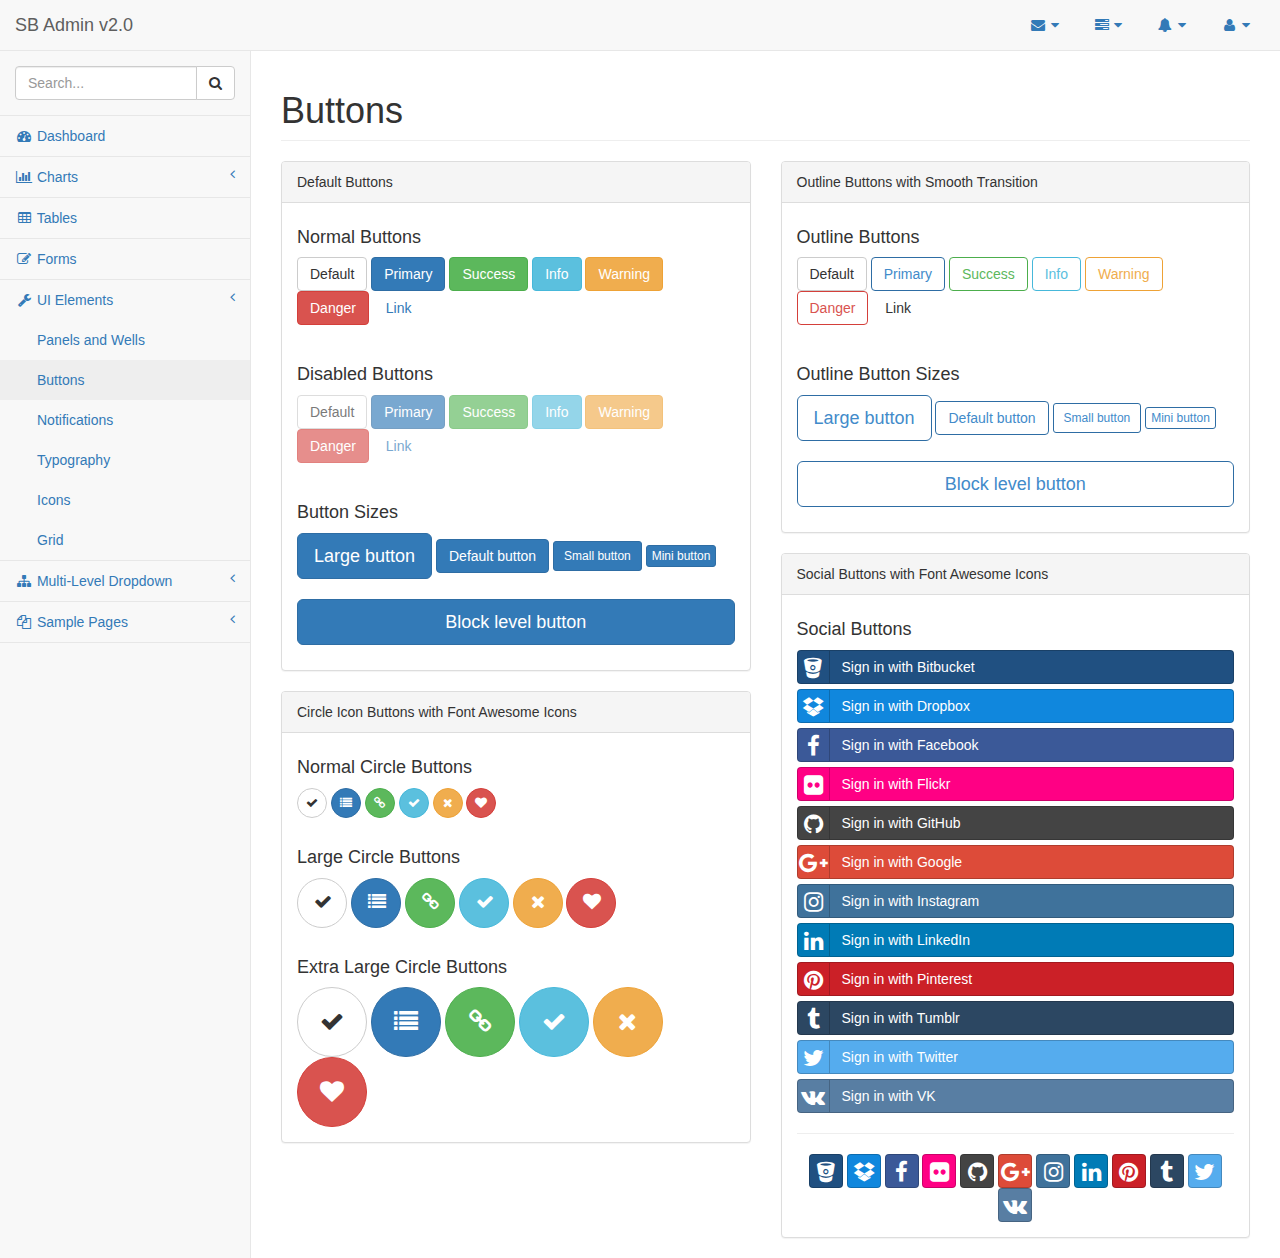
<file: YDE/src/main/webapp/resources/sbadmin2/pages/buttons.html>
<!DOCTYPE html>
<html lang="en">

<head>

    <meta charset="utf-8">
    <meta http-equiv="X-UA-Compatible" content="IE=edge">
    <meta name="viewport" content="width=device-width, initial-scale=1">
    <meta name="description" content="">
    <meta name="author" content="">

    <title>SB Admin 2 - Bootstrap Admin Theme</title>

    <!-- Bootstrap Core CSS -->
    <link href="../vendor/bootstrap/css/bootstrap.min.css" rel="stylesheet">

    <!-- MetisMenu CSS -->
    <link href="../vendor/metisMenu/metisMenu.min.css" rel="stylesheet">

    <!-- Social Buttons CSS -->
    <link href="../vendor/bootstrap-social/bootstrap-social.css" rel="stylesheet">

    <!-- Custom CSS -->
    <link href="../dist/css/sb-admin-2.css" rel="stylesheet">

    <!-- Custom Fonts -->
    <link href="../vendor/font-awesome/css/font-awesome.min.css" rel="stylesheet" type="text/css">

    <!-- HTML5 Shim and Respond.js IE8 support of HTML5 elements and media queries -->
    <!-- WARNING: Respond.js doesn't work if you view the page via file:// -->
    <!--[if lt IE 9]>
        <script src="https://oss.maxcdn.com/libs/html5shiv/3.7.0/html5shiv.js"></script>
        <script src="https://oss.maxcdn.com/libs/respond.js/1.4.2/respond.min.js"></script>
    <![endif]-->

</head>

<body>

    <div id="wrapper">

        <!-- Navigation -->
        <nav class="navbar navbar-default navbar-static-top" role="navigation" style="margin-bottom: 0">
            <div class="navbar-header">
                <button type="button" class="navbar-toggle" data-toggle="collapse" data-target=".navbar-collapse">
                    <span class="sr-only">Toggle navigation</span>
                    <span class="icon-bar"></span>
                    <span class="icon-bar"></span>
                    <span class="icon-bar"></span>
                </button>
                <a class="navbar-brand" href="index.html">SB Admin v2.0</a>
            </div>
            <!-- /.navbar-header -->

            <ul class="nav navbar-top-links navbar-right">
                <li class="dropdown">
                    <a class="dropdown-toggle" data-toggle="dropdown" href="#">
                        <i class="fa fa-envelope fa-fw"></i> <i class="fa fa-caret-down"></i>
                    </a>
                    <ul class="dropdown-menu dropdown-messages">
                        <li>
                            <a href="#">
                                <div>
                                    <strong>John Smith</strong>
                                    <span class="pull-right text-muted">
                                        <em>Yesterday</em>
                                    </span>
                                </div>
                                <div>Lorem ipsum dolor sit amet, consectetur adipiscing elit. Pellentesque eleifend...</div>
                            </a>
                        </li>
                        <li class="divider"></li>
                        <li>
                            <a href="#">
                                <div>
                                    <strong>John Smith</strong>
                                    <span class="pull-right text-muted">
                                        <em>Yesterday</em>
                                    </span>
                                </div>
                                <div>Lorem ipsum dolor sit amet, consectetur adipiscing elit. Pellentesque eleifend...</div>
                            </a>
                        </li>
                        <li class="divider"></li>
                        <li>
                            <a href="#">
                                <div>
                                    <strong>John Smith</strong>
                                    <span class="pull-right text-muted">
                                        <em>Yesterday</em>
                                    </span>
                                </div>
                                <div>Lorem ipsum dolor sit amet, consectetur adipiscing elit. Pellentesque eleifend...</div>
                            </a>
                        </li>
                        <li class="divider"></li>
                        <li>
                            <a class="text-center" href="#">
                                <strong>Read All Messages</strong>
                                <i class="fa fa-angle-right"></i>
                            </a>
                        </li>
                    </ul>
                    <!-- /.dropdown-messages -->
                </li>
                <!-- /.dropdown -->
                <li class="dropdown">
                    <a class="dropdown-toggle" data-toggle="dropdown" href="#">
                        <i class="fa fa-tasks fa-fw"></i> <i class="fa fa-caret-down"></i>
                    </a>
                    <ul class="dropdown-menu dropdown-tasks">
                        <li>
                            <a href="#">
                                <div>
                                    <p>
                                        <strong>Task 1</strong>
                                        <span class="pull-right text-muted">40% Complete</span>
                                    </p>
                                    <div class="progress progress-striped active">
                                        <div class="progress-bar progress-bar-success" role="progressbar" aria-valuenow="40" aria-valuemin="0" aria-valuemax="100" style="width: 40%">
                                            <span class="sr-only">40% Complete (success)</span>
                                        </div>
                                    </div>
                                </div>
                            </a>
                        </li>
                        <li class="divider"></li>
                        <li>
                            <a href="#">
                                <div>
                                    <p>
                                        <strong>Task 2</strong>
                                        <span class="pull-right text-muted">20% Complete</span>
                                    </p>
                                    <div class="progress progress-striped active">
                                        <div class="progress-bar progress-bar-info" role="progressbar" aria-valuenow="20" aria-valuemin="0" aria-valuemax="100" style="width: 20%">
                                            <span class="sr-only">20% Complete</span>
                                        </div>
                                    </div>
                                </div>
                            </a>
                        </li>
                        <li class="divider"></li>
                        <li>
                            <a href="#">
                                <div>
                                    <p>
                                        <strong>Task 3</strong>
                                        <span class="pull-right text-muted">60% Complete</span>
                                    </p>
                                    <div class="progress progress-striped active">
                                        <div class="progress-bar progress-bar-warning" role="progressbar" aria-valuenow="60" aria-valuemin="0" aria-valuemax="100" style="width: 60%">
                                            <span class="sr-only">60% Complete (warning)</span>
                                        </div>
                                    </div>
                                </div>
                            </a>
                        </li>
                        <li class="divider"></li>
                        <li>
                            <a href="#">
                                <div>
                                    <p>
                                        <strong>Task 4</strong>
                                        <span class="pull-right text-muted">80% Complete</span>
                                    </p>
                                    <div class="progress progress-striped active">
                                        <div class="progress-bar progress-bar-danger" role="progressbar" aria-valuenow="80" aria-valuemin="0" aria-valuemax="100" style="width: 80%">
                                            <span class="sr-only">80% Complete (danger)</span>
                                        </div>
                                    </div>
                                </div>
                            </a>
                        </li>
                        <li class="divider"></li>
                        <li>
                            <a class="text-center" href="#">
                                <strong>See All Tasks</strong>
                                <i class="fa fa-angle-right"></i>
                            </a>
                        </li>
                    </ul>
                    <!-- /.dropdown-tasks -->
                </li>
                <!-- /.dropdown -->
                <li class="dropdown">
                    <a class="dropdown-toggle" data-toggle="dropdown" href="#">
                        <i class="fa fa-bell fa-fw"></i> <i class="fa fa-caret-down"></i>
                    </a>
                    <ul class="dropdown-menu dropdown-alerts">
                        <li>
                            <a href="#">
                                <div>
                                    <i class="fa fa-comment fa-fw"></i> New Comment
                                    <span class="pull-right text-muted small">4 minutes ago</span>
                                </div>
                            </a>
                        </li>
                        <li class="divider"></li>
                        <li>
                            <a href="#">
                                <div>
                                    <i class="fa fa-twitter fa-fw"></i> 3 New Followers
                                    <span class="pull-right text-muted small">12 minutes ago</span>
                                </div>
                            </a>
                        </li>
                        <li class="divider"></li>
                        <li>
                            <a href="#">
                                <div>
                                    <i class="fa fa-envelope fa-fw"></i> Message Sent
                                    <span class="pull-right text-muted small">4 minutes ago</span>
                                </div>
                            </a>
                        </li>
                        <li class="divider"></li>
                        <li>
                            <a href="#">
                                <div>
                                    <i class="fa fa-tasks fa-fw"></i> New Task
                                    <span class="pull-right text-muted small">4 minutes ago</span>
                                </div>
                            </a>
                        </li>
                        <li class="divider"></li>
                        <li>
                            <a href="#">
                                <div>
                                    <i class="fa fa-upload fa-fw"></i> Server Rebooted
                                    <span class="pull-right text-muted small">4 minutes ago</span>
                                </div>
                            </a>
                        </li>
                        <li class="divider"></li>
                        <li>
                            <a class="text-center" href="#">
                                <strong>See All Alerts</strong>
                                <i class="fa fa-angle-right"></i>
                            </a>
                        </li>
                    </ul>
                    <!-- /.dropdown-alerts -->
                </li>
                <!-- /.dropdown -->
                <li class="dropdown">
                    <a class="dropdown-toggle" data-toggle="dropdown" href="#">
                        <i class="fa fa-user fa-fw"></i> <i class="fa fa-caret-down"></i>
                    </a>
                    <ul class="dropdown-menu dropdown-user">
                        <li><a href="#"><i class="fa fa-user fa-fw"></i> User Profile</a>
                        </li>
                        <li><a href="#"><i class="fa fa-gear fa-fw"></i> Settings</a>
                        </li>
                        <li class="divider"></li>
                        <li><a href="login.html"><i class="fa fa-sign-out fa-fw"></i> Logout</a>
                        </li>
                    </ul>
                    <!-- /.dropdown-user -->
                </li>
                <!-- /.dropdown -->
            </ul>
            <!-- /.navbar-top-links -->

            <div class="navbar-default sidebar" role="navigation">
                <div class="sidebar-nav navbar-collapse">
                    <ul class="nav" id="side-menu">
                        <li class="sidebar-search">
                            <div class="input-group custom-search-form">
                                <input type="text" class="form-control" placeholder="Search...">
                                <span class="input-group-btn">
                                <button class="btn btn-default" type="button">
                                    <i class="fa fa-search"></i>
                                </button>
                            </span>
                            </div>
                            <!-- /input-group -->
                        </li>
                        <li>
                            <a href="index.html"><i class="fa fa-dashboard fa-fw"></i> Dashboard</a>
                        </li>
                        <li>
                            <a href="#"><i class="fa fa-bar-chart-o fa-fw"></i> Charts<span class="fa arrow"></span></a>
                            <ul class="nav nav-second-level">
                                <li>
                                    <a href="flot.html">Flot Charts</a>
                                </li>
                                <li>
                                    <a href="morris.html">Morris.js Charts</a>
                                </li>
                            </ul>
                            <!-- /.nav-second-level -->
                        </li>
                        <li>
                            <a href="tables.html"><i class="fa fa-table fa-fw"></i> Tables</a>
                        </li>
                        <li>
                            <a href="forms.html"><i class="fa fa-edit fa-fw"></i> Forms</a>
                        </li>
                        <li>
                            <a href="#"><i class="fa fa-wrench fa-fw"></i> UI Elements<span class="fa arrow"></span></a>
                            <ul class="nav nav-second-level">
                                <li>
                                    <a href="panels-wells.html">Panels and Wells</a>
                                </li>
                                <li>
                                    <a href="buttons.html">Buttons</a>
                                </li>
                                <li>
                                    <a href="notifications.html">Notifications</a>
                                </li>
                                <li>
                                    <a href="typography.html">Typography</a>
                                </li>
                                <li>
                                    <a href="icons.html"> Icons</a>
                                </li>
                                <li>
                                    <a href="grid.html">Grid</a>
                                </li>
                            </ul>
                            <!-- /.nav-second-level -->
                        </li>
                        <li>
                            <a href="#"><i class="fa fa-sitemap fa-fw"></i> Multi-Level Dropdown<span class="fa arrow"></span></a>
                            <ul class="nav nav-second-level">
                                <li>
                                    <a href="#">Second Level Item</a>
                                </li>
                                <li>
                                    <a href="#">Second Level Item</a>
                                </li>
                                <li>
                                    <a href="#">Third Level <span class="fa arrow"></span></a>
                                    <ul class="nav nav-third-level">
                                        <li>
                                            <a href="#">Third Level Item</a>
                                        </li>
                                        <li>
                                            <a href="#">Third Level Item</a>
                                        </li>
                                        <li>
                                            <a href="#">Third Level Item</a>
                                        </li>
                                        <li>
                                            <a href="#">Third Level Item</a>
                                        </li>
                                    </ul>
                                    <!-- /.nav-third-level -->
                                </li>
                            </ul>
                            <!-- /.nav-second-level -->
                        </li>
                        <li>
                            <a href="#"><i class="fa fa-files-o fa-fw"></i> Sample Pages<span class="fa arrow"></span></a>
                            <ul class="nav nav-second-level">
                                <li>
                                    <a href="blank.html">Blank Page</a>
                                </li>
                                <li>
                                    <a href="login.html">Login Page</a>
                                </li>
                            </ul>
                            <!-- /.nav-second-level -->
                        </li>
                    </ul>
                </div>
                <!-- /.sidebar-collapse -->
            </div>
            <!-- /.navbar-static-side -->
        </nav>

        <!-- Page Content -->
        <div id="page-wrapper">
            <div class="row">
                <div class="col-lg-12">
                    <h1 class="page-header">Buttons</h1>
                </div>
                <!-- /.col-lg-12 -->
            </div>
            <!-- /.row -->
            <div class="row">
                <div class="col-lg-6">
                    <div class="panel panel-default">
                        <div class="panel-heading">
                            Default Buttons
                        </div>
                        <!-- /.panel-heading -->
                        <div class="panel-body">
                            <h4>Normal Buttons</h4>
                            <p>
                                <button type="button" class="btn btn-default">Default</button>
                                <button type="button" class="btn btn-primary">Primary</button>
                                <button type="button" class="btn btn-success">Success</button>
                                <button type="button" class="btn btn-info">Info</button>
                                <button type="button" class="btn btn-warning">Warning</button>
                                <button type="button" class="btn btn-danger">Danger</button>
                                <button type="button" class="btn btn-link">Link</button>
                            </p>
                            <br>
                            <h4>Disabled Buttons</h4>
                            <p>
                                <button type="button" class="btn btn-default disabled">Default</button>
                                <button type="button" class="btn btn-primary disabled">Primary</button>
                                <button type="button" class="btn btn-success disabled">Success</button>
                                <button type="button" class="btn btn-info disabled">Info</button>
                                <button type="button" class="btn btn-warning disabled">Warning</button>
                                <button type="button" class="btn btn-danger disabled">Danger</button>
                                <button type="button" class="btn btn-link disabled">Link</button>
                            </p>
                            <br>
                            <h4>Button Sizes</h4>
                            <p>
                                <button type="button" class="btn btn-primary btn-lg">Large button</button>
                                <button type="button" class="btn btn-primary">Default button</button>
                                <button type="button" class="btn btn-primary btn-sm">Small button</button>
                                <button type="button" class="btn btn-primary btn-xs">Mini button</button>
                                <br>
                                <br>
                                <button type="button" class="btn btn-primary btn-lg btn-block">Block level button</button>
                            </p>
                        </div>
                        <!-- /.panel-body -->
                    </div>
                    <!-- /.panel -->
                    <div class="panel panel-default">
                        <div class="panel-heading">
                            Circle Icon Buttons with Font Awesome Icons
                        </div>
                        <!-- /.panel-heading -->
                        <div class="panel-body">
                            <h4>Normal Circle Buttons</h4>
                            <button type="button" class="btn btn-default btn-circle"><i class="fa fa-check"></i>
                            </button>
                            <button type="button" class="btn btn-primary btn-circle"><i class="fa fa-list"></i>
                            </button>
                            <button type="button" class="btn btn-success btn-circle"><i class="fa fa-link"></i>
                            </button>
                            <button type="button" class="btn btn-info btn-circle"><i class="fa fa-check"></i>
                            </button>
                            <button type="button" class="btn btn-warning btn-circle"><i class="fa fa-times"></i>
                            </button>
                            <button type="button" class="btn btn-danger btn-circle"><i class="fa fa-heart"></i>
                            </button>
                            <br>
                            <br>
                            <h4>Large Circle Buttons</h4>
                            <button type="button" class="btn btn-default btn-circle btn-lg"><i class="fa fa-check"></i>
                            </button>
                            <button type="button" class="btn btn-primary btn-circle btn-lg"><i class="fa fa-list"></i>
                            </button>
                            <button type="button" class="btn btn-success btn-circle btn-lg"><i class="fa fa-link"></i>
                            </button>
                            <button type="button" class="btn btn-info btn-circle btn-lg"><i class="fa fa-check"></i>
                            </button>
                            <button type="button" class="btn btn-warning btn-circle btn-lg"><i class="fa fa-times"></i>
                            </button>
                            <button type="button" class="btn btn-danger btn-circle btn-lg"><i class="fa fa-heart"></i>
                            </button>
                            <br>
                            <br>
                            <h4>Extra Large Circle Buttons</h4>
                            <button type="button" class="btn btn-default btn-circle btn-xl"><i class="fa fa-check"></i>
                            </button>
                            <button type="button" class="btn btn-primary btn-circle btn-xl"><i class="fa fa-list"></i>
                            </button>
                            <button type="button" class="btn btn-success btn-circle btn-xl"><i class="fa fa-link"></i>
                            </button>
                            <button type="button" class="btn btn-info btn-circle btn-xl"><i class="fa fa-check"></i>
                            </button>
                            <button type="button" class="btn btn-warning btn-circle btn-xl"><i class="fa fa-times"></i>
                            </button>
                            <button type="button" class="btn btn-danger btn-circle btn-xl"><i class="fa fa-heart"></i>
                            </button>
                        </div>
                        <!-- /.panel-body -->
                    </div>
                    <!-- /.panel -->
                </div>
                <!-- /.col-lg-6 -->
                <div class="col-lg-6">
                    <div class="panel panel-default">
                        <div class="panel-heading">
                            Outline Buttons with Smooth Transition
                        </div>
                        <!-- /.panel-heading -->
                        <div class="panel-body">
                            <h4>Outline Buttons</h4>
                            <p>
                                <button type="button" class="btn btn-outline btn-default">Default</button>
                                <button type="button" class="btn btn-outline btn-primary">Primary</button>
                                <button type="button" class="btn btn-outline btn-success">Success</button>
                                <button type="button" class="btn btn-outline btn-info">Info</button>
                                <button type="button" class="btn btn-outline btn-warning">Warning</button>
                                <button type="button" class="btn btn-outline btn-danger">Danger</button>
                                <button type="button" class="btn btn-outline btn-link">Link</button>
                            </p>
                            <br>
                            <h4>Outline Button Sizes</h4>
                            <p>
                                <button type="button" class="btn btn-outline btn-primary btn-lg">Large button</button>
                                <button type="button" class="btn btn-outline btn-primary">Default button</button>
                                <button type="button" class="btn btn-outline btn-primary btn-sm">Small button</button>
                                <button type="button" class="btn btn-outline btn-primary btn-xs">Mini button</button>
                                <br>
                                <br>
                                <button type="button" class="btn btn-outline btn-primary btn-lg btn-block">Block level button</button>
                            </p>
                        </div>
                        <!-- /.panel-body -->
                    </div>
                    <!-- /.panel -->
                    <div class="panel panel-default">
                        <div class="panel-heading">
                            Social Buttons with Font Awesome Icons
                        </div>
                        <!-- /.panel-heading -->
                        <div class="panel-body">
                            <h4>Social Buttons</h4>
                            <a class="btn btn-block btn-social btn-bitbucket">
                                <i class="fa fa-bitbucket"></i> Sign in with Bitbucket
                            </a>
                            <a class="btn btn-block btn-social btn-dropbox">
                                <i class="fa fa-dropbox"></i> Sign in with Dropbox
                            </a>
                            <a class="btn btn-block btn-social btn-facebook">
                                <i class="fa fa-facebook"></i> Sign in with Facebook
                            </a>
                            <a class="btn btn-block btn-social btn-flickr">
                                <i class="fa fa-flickr"></i> Sign in with Flickr
                            </a>
                            <a class="btn btn-block btn-social btn-github">
                                <i class="fa fa-github"></i> Sign in with GitHub
                            </a>
                            <a class="btn btn-block btn-social btn-google-plus">
                                <i class="fa fa-google-plus"></i> Sign in with Google
                            </a>
                            <a class="btn btn-block btn-social btn-instagram">
                                <i class="fa fa-instagram"></i> Sign in with Instagram
                            </a>
                            <a class="btn btn-block btn-social btn-linkedin">
                                <i class="fa fa-linkedin"></i> Sign in with LinkedIn
                            </a>
                            <a class="btn btn-block btn-social btn-pinterest">
                                <i class="fa fa-pinterest"></i> Sign in with Pinterest
                            </a>
                            <a class="btn btn-block btn-social btn-tumblr">
                                <i class="fa fa-tumblr"></i> Sign in with Tumblr
                            </a>
                            <a class="btn btn-block btn-social btn-twitter">
                                <i class="fa fa-twitter"></i> Sign in with Twitter
                            </a>
                            <a class="btn btn-block btn-social btn-vk">
                                <i class="fa fa-vk"></i> Sign in with VK
                            </a>

                            <hr>

                            <div class="text-center">
                                <a class="btn btn-social-icon btn-bitbucket"><i class="fa fa-bitbucket"></i></a>
                                <a class="btn btn-social-icon btn-dropbox"><i class="fa fa-dropbox"></i></a>
                                <a class="btn btn-social-icon btn-facebook"><i class="fa fa-facebook"></i></a>
                                <a class="btn btn-social-icon btn-flickr"><i class="fa fa-flickr"></i></a>
                                <a class="btn btn-social-icon btn-github"><i class="fa fa-github"></i></a>
                                <a class="btn btn-social-icon btn-google-plus"><i class="fa fa-google-plus"></i></a>
                                <a class="btn btn-social-icon btn-instagram"><i class="fa fa-instagram"></i></a>
                                <a class="btn btn-social-icon btn-linkedin"><i class="fa fa-linkedin"></i></a>
                                <a class="btn btn-social-icon btn-pinterest"><i class="fa fa-pinterest"></i></a>
                                <a class="btn btn-social-icon btn-tumblr"><i class="fa fa-tumblr"></i></a>
                                <a class="btn btn-social-icon btn-twitter"><i class="fa fa-twitter"></i></a>
                                <a class="btn btn-social-icon btn-vk"><i class="fa fa-vk"></i></a>
                            </div>
                        </div>
                        <!-- /.panel-body -->
                    </div>
                    <!-- /.panel -->
                </div>
                <!-- /.col-lg-6 -->
            </div>
            <!-- /.row -->
        </div>
        <!-- /#page-wrapper -->

    </div>
    <!-- /#wrapper -->

    <!-- jQuery -->
    <script src="../vendor/jquery/jquery.min.js"></script>

    <!-- Bootstrap Core JavaScript -->
    <script src="../vendor/bootstrap/js/bootstrap.min.js"></script>

    <!-- Metis Menu Plugin JavaScript -->
    <script src="../vendor/metisMenu/metisMenu.min.js"></script>

    <!-- Custom Theme JavaScript -->
    <script src="../dist/js/sb-admin-2.js"></script>

</body>

</html>
</file>
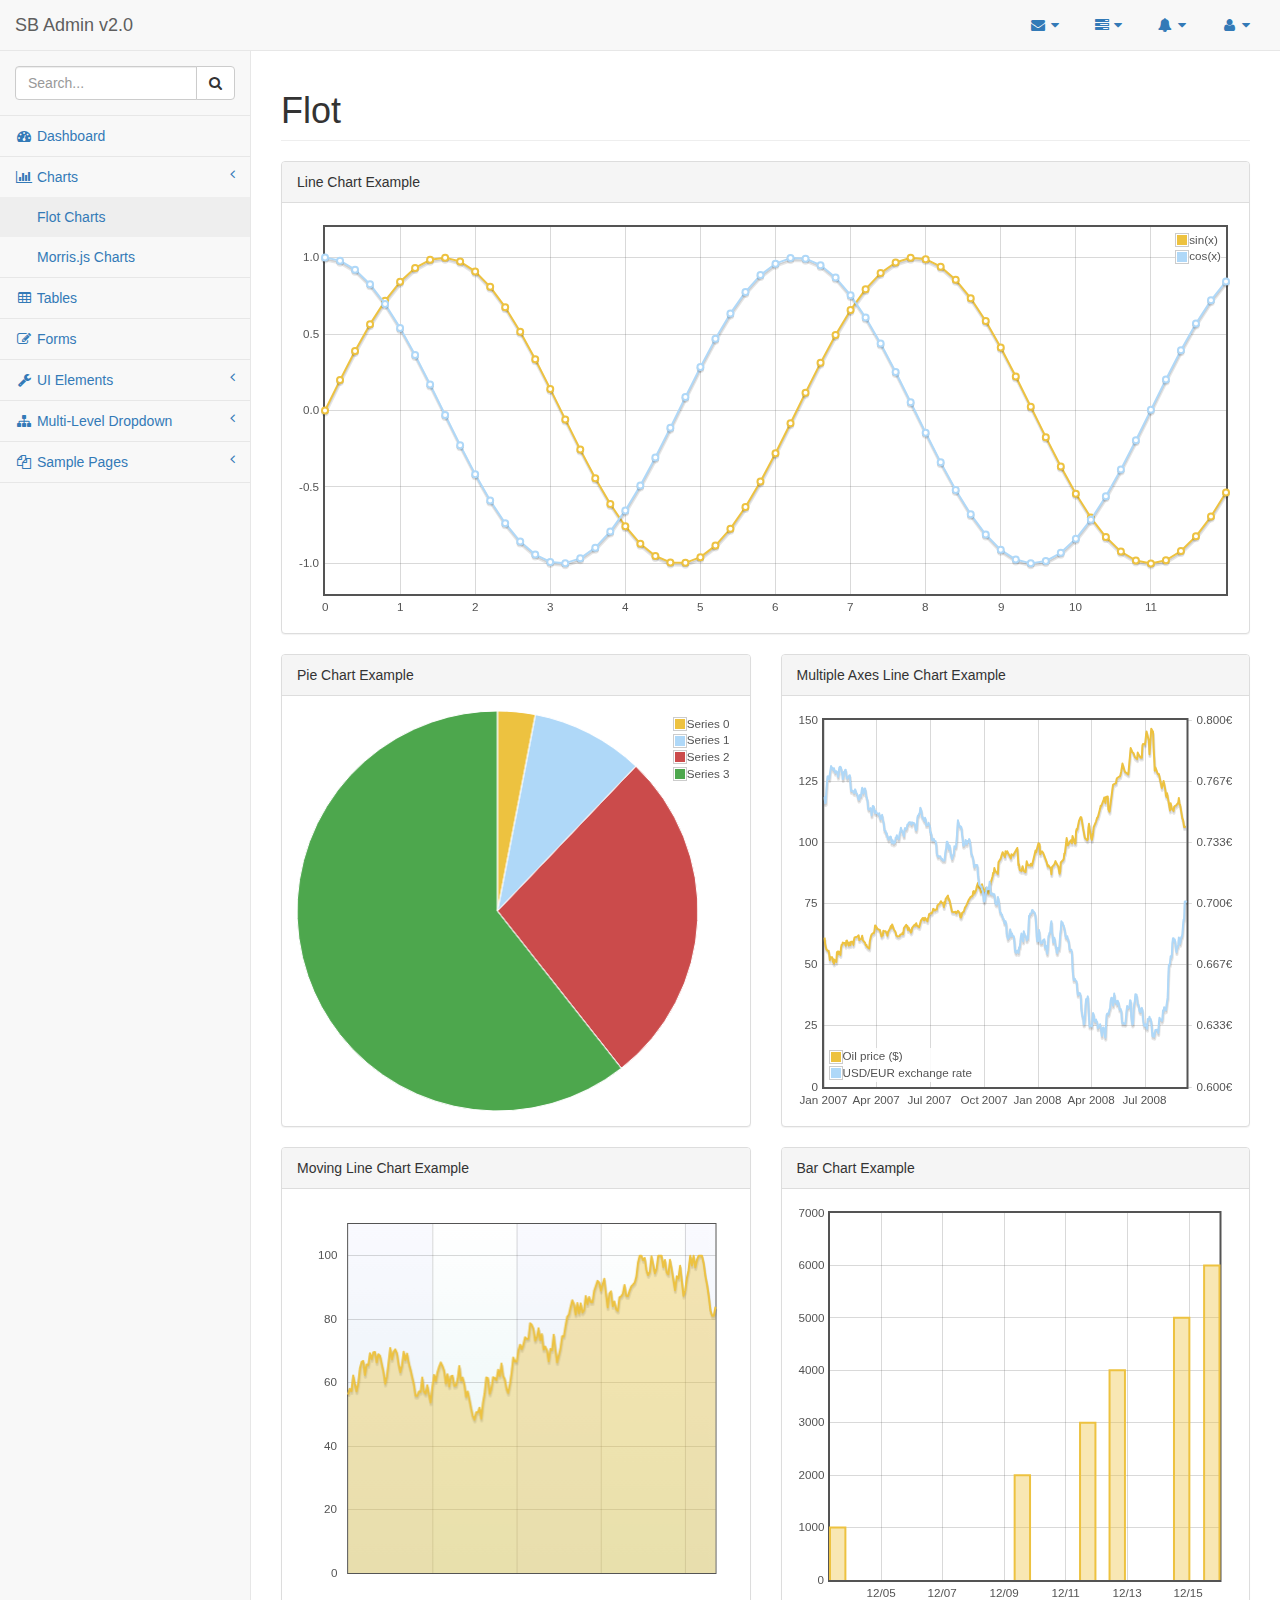
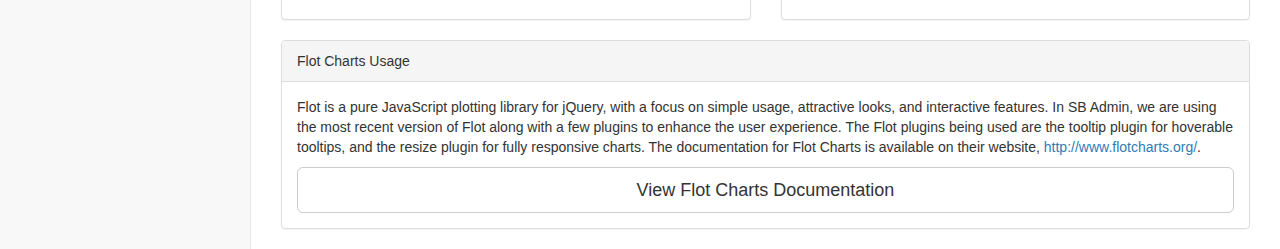
<file: YDE/src/main/webapp/resources/sbadmin2/pages/flot.html>
<!DOCTYPE html>
<html lang="en">

<head>

    <meta charset="utf-8">
    <meta http-equiv="X-UA-Compatible" content="IE=edge">
    <meta name="viewport" content="width=device-width, initial-scale=1">
    <meta name="description" content="">
    <meta name="author" content="">

    <title>SB Admin 2 - Bootstrap Admin Theme</title>

    <!-- Bootstrap Core CSS -->
    <link href="../vendor/bootstrap/css/bootstrap.min.css" rel="stylesheet">

    <!-- MetisMenu CSS -->
    <link href="../vendor/metisMenu/metisMenu.min.css" rel="stylesheet">

    <!-- Custom CSS -->
    <link href="../dist/css/sb-admin-2.css" rel="stylesheet">

    <!-- Morris Charts CSS -->
    <link href="../vendor/morrisjs/morris.css" rel="stylesheet">

    <!-- Custom Fonts -->
    <link href="../vendor/font-awesome/css/font-awesome.min.css" rel="stylesheet" type="text/css">

    <!-- HTML5 Shim and Respond.js IE8 support of HTML5 elements and media queries -->
    <!-- WARNING: Respond.js doesn't work if you view the page via file:// -->
    <!--[if lt IE 9]>
        <script src="https://oss.maxcdn.com/libs/html5shiv/3.7.0/html5shiv.js"></script>
        <script src="https://oss.maxcdn.com/libs/respond.js/1.4.2/respond.min.js"></script>
    <![endif]-->

</head>

<body>

    <div id="wrapper">

        <!-- Navigation -->
        <nav class="navbar navbar-default navbar-static-top" role="navigation" style="margin-bottom: 0">
            <div class="navbar-header">
                <button type="button" class="navbar-toggle" data-toggle="collapse" data-target=".navbar-collapse">
                    <span class="sr-only">Toggle navigation</span>
                    <span class="icon-bar"></span>
                    <span class="icon-bar"></span>
                    <span class="icon-bar"></span>
                </button>
                <a class="navbar-brand" href="index.html">SB Admin v2.0</a>
            </div>
            <!-- /.navbar-header -->

            <ul class="nav navbar-top-links navbar-right">
                <li class="dropdown">
                    <a class="dropdown-toggle" data-toggle="dropdown" href="#">
                        <i class="fa fa-envelope fa-fw"></i> <i class="fa fa-caret-down"></i>
                    </a>
                    <ul class="dropdown-menu dropdown-messages">
                        <li>
                            <a href="#">
                                <div>
                                    <strong>John Smith</strong>
                                    <span class="pull-right text-muted">
                                        <em>Yesterday</em>
                                    </span>
                                </div>
                                <div>Lorem ipsum dolor sit amet, consectetur adipiscing elit. Pellentesque eleifend...</div>
                            </a>
                        </li>
                        <li class="divider"></li>
                        <li>
                            <a href="#">
                                <div>
                                    <strong>John Smith</strong>
                                    <span class="pull-right text-muted">
                                        <em>Yesterday</em>
                                    </span>
                                </div>
                                <div>Lorem ipsum dolor sit amet, consectetur adipiscing elit. Pellentesque eleifend...</div>
                            </a>
                        </li>
                        <li class="divider"></li>
                        <li>
                            <a href="#">
                                <div>
                                    <strong>John Smith</strong>
                                    <span class="pull-right text-muted">
                                        <em>Yesterday</em>
                                    </span>
                                </div>
                                <div>Lorem ipsum dolor sit amet, consectetur adipiscing elit. Pellentesque eleifend...</div>
                            </a>
                        </li>
                        <li class="divider"></li>
                        <li>
                            <a class="text-center" href="#">
                                <strong>Read All Messages</strong>
                                <i class="fa fa-angle-right"></i>
                            </a>
                        </li>
                    </ul>
                    <!-- /.dropdown-messages -->
                </li>
                <!-- /.dropdown -->
                <li class="dropdown">
                    <a class="dropdown-toggle" data-toggle="dropdown" href="#">
                        <i class="fa fa-tasks fa-fw"></i> <i class="fa fa-caret-down"></i>
                    </a>
                    <ul class="dropdown-menu dropdown-tasks">
                        <li>
                            <a href="#">
                                <div>
                                    <p>
                                        <strong>Task 1</strong>
                                        <span class="pull-right text-muted">40% Complete</span>
                                    </p>
                                    <div class="progress progress-striped active">
                                        <div class="progress-bar progress-bar-success" role="progressbar" aria-valuenow="40" aria-valuemin="0" aria-valuemax="100" style="width: 40%">
                                            <span class="sr-only">40% Complete (success)</span>
                                        </div>
                                    </div>
                                </div>
                            </a>
                        </li>
                        <li class="divider"></li>
                        <li>
                            <a href="#">
                                <div>
                                    <p>
                                        <strong>Task 2</strong>
                                        <span class="pull-right text-muted">20% Complete</span>
                                    </p>
                                    <div class="progress progress-striped active">
                                        <div class="progress-bar progress-bar-info" role="progressbar" aria-valuenow="20" aria-valuemin="0" aria-valuemax="100" style="width: 20%">
                                            <span class="sr-only">20% Complete</span>
                                        </div>
                                    </div>
                                </div>
                            </a>
                        </li>
                        <li class="divider"></li>
                        <li>
                            <a href="#">
                                <div>
                                    <p>
                                        <strong>Task 3</strong>
                                        <span class="pull-right text-muted">60% Complete</span>
                                    </p>
                                    <div class="progress progress-striped active">
                                        <div class="progress-bar progress-bar-warning" role="progressbar" aria-valuenow="60" aria-valuemin="0" aria-valuemax="100" style="width: 60%">
                                            <span class="sr-only">60% Complete (warning)</span>
                                        </div>
                                    </div>
                                </div>
                            </a>
                        </li>
                        <li class="divider"></li>
                        <li>
                            <a href="#">
                                <div>
                                    <p>
                                        <strong>Task 4</strong>
                                        <span class="pull-right text-muted">80% Complete</span>
                                    </p>
                                    <div class="progress progress-striped active">
                                        <div class="progress-bar progress-bar-danger" role="progressbar" aria-valuenow="80" aria-valuemin="0" aria-valuemax="100" style="width: 80%">
                                            <span class="sr-only">80% Complete (danger)</span>
                                        </div>
                                    </div>
                                </div>
                            </a>
                        </li>
                        <li class="divider"></li>
                        <li>
                            <a class="text-center" href="#">
                                <strong>See All Tasks</strong>
                                <i class="fa fa-angle-right"></i>
                            </a>
                        </li>
                    </ul>
                    <!-- /.dropdown-tasks -->
                </li>
                <!-- /.dropdown -->
                <li class="dropdown">
                    <a class="dropdown-toggle" data-toggle="dropdown" href="#">
                        <i class="fa fa-bell fa-fw"></i> <i class="fa fa-caret-down"></i>
                    </a>
                    <ul class="dropdown-menu dropdown-alerts">
                        <li>
                            <a href="#">
                                <div>
                                    <i class="fa fa-comment fa-fw"></i> New Comment
                                    <span class="pull-right text-muted small">4 minutes ago</span>
                                </div>
                            </a>
                        </li>
                        <li class="divider"></li>
                        <li>
                            <a href="#">
                                <div>
                                    <i class="fa fa-twitter fa-fw"></i> 3 New Followers
                                    <span class="pull-right text-muted small">12 minutes ago</span>
                                </div>
                            </a>
                        </li>
                        <li class="divider"></li>
                        <li>
                            <a href="#">
                                <div>
                                    <i class="fa fa-envelope fa-fw"></i> Message Sent
                                    <span class="pull-right text-muted small">4 minutes ago</span>
                                </div>
                            </a>
                        </li>
                        <li class="divider"></li>
                        <li>
                            <a href="#">
                                <div>
                                    <i class="fa fa-tasks fa-fw"></i> New Task
                                    <span class="pull-right text-muted small">4 minutes ago</span>
                                </div>
                            </a>
                        </li>
                        <li class="divider"></li>
                        <li>
                            <a href="#">
                                <div>
                                    <i class="fa fa-upload fa-fw"></i> Server Rebooted
                                    <span class="pull-right text-muted small">4 minutes ago</span>
                                </div>
                            </a>
                        </li>
                        <li class="divider"></li>
                        <li>
                            <a class="text-center" href="#">
                                <strong>See All Alerts</strong>
                                <i class="fa fa-angle-right"></i>
                            </a>
                        </li>
                    </ul>
                    <!-- /.dropdown-alerts -->
                </li>
                <!-- /.dropdown -->
                <li class="dropdown">
                    <a class="dropdown-toggle" data-toggle="dropdown" href="#">
                        <i class="fa fa-user fa-fw"></i> <i class="fa fa-caret-down"></i>
                    </a>
                    <ul class="dropdown-menu dropdown-user">
                        <li><a href="#"><i class="fa fa-user fa-fw"></i> User Profile</a>
                        </li>
                        <li><a href="#"><i class="fa fa-gear fa-fw"></i> Settings</a>
                        </li>
                        <li class="divider"></li>
                        <li><a href="login.html"><i class="fa fa-sign-out fa-fw"></i> Logout</a>
                        </li>
                    </ul>
                    <!-- /.dropdown-user -->
                </li>
                <!-- /.dropdown -->
            </ul>
            <!-- /.navbar-top-links -->

            <div class="navbar-default sidebar" role="navigation">
                <div class="sidebar-nav navbar-collapse">
                    <ul class="nav" id="side-menu">
                        <li class="sidebar-search">
                            <div class="input-group custom-search-form">
                                <input type="text" class="form-control" placeholder="Search...">
                                <span class="input-group-btn">
                                <button class="btn btn-default" type="button">
                                    <i class="fa fa-search"></i>
                                </button>
                            </span>
                            </div>
                            <!-- /input-group -->
                        </li>
                        <li>
                            <a href="index.html"><i class="fa fa-dashboard fa-fw"></i> Dashboard</a>
                        </li>
                        <li>
                            <a href="#"><i class="fa fa-bar-chart-o fa-fw"></i> Charts<span class="fa arrow"></span></a>
                            <ul class="nav nav-second-level">
                                <li>
                                    <a href="flot.html">Flot Charts</a>
                                </li>
                                <li>
                                    <a href="morris.html">Morris.js Charts</a>
                                </li>
                            </ul>
                            <!-- /.nav-second-level -->
                        </li>
                        <li>
                            <a href="tables.html"><i class="fa fa-table fa-fw"></i> Tables</a>
                        </li>
                        <li>
                            <a href="forms.html"><i class="fa fa-edit fa-fw"></i> Forms</a>
                        </li>
                        <li>
                            <a href="#"><i class="fa fa-wrench fa-fw"></i> UI Elements<span class="fa arrow"></span></a>
                            <ul class="nav nav-second-level">
                                <li>
                                    <a href="panels-wells.html">Panels and Wells</a>
                                </li>
                                <li>
                                    <a href="buttons.html">Buttons</a>
                                </li>
                                <li>
                                    <a href="notifications.html">Notifications</a>
                                </li>
                                <li>
                                    <a href="typography.html">Typography</a>
                                </li>
                                <li>
                                    <a href="icons.html"> Icons</a>
                                </li>
                                <li>
                                    <a href="grid.html">Grid</a>
                                </li>
                            </ul>
                            <!-- /.nav-second-level -->
                        </li>
                        <li>
                            <a href="#"><i class="fa fa-sitemap fa-fw"></i> Multi-Level Dropdown<span class="fa arrow"></span></a>
                            <ul class="nav nav-second-level">
                                <li>
                                    <a href="#">Second Level Item</a>
                                </li>
                                <li>
                                    <a href="#">Second Level Item</a>
                                </li>
                                <li>
                                    <a href="#">Third Level <span class="fa arrow"></span></a>
                                    <ul class="nav nav-third-level">
                                        <li>
                                            <a href="#">Third Level Item</a>
                                        </li>
                                        <li>
                                            <a href="#">Third Level Item</a>
                                        </li>
                                        <li>
                                            <a href="#">Third Level Item</a>
                                        </li>
                                        <li>
                                            <a href="#">Third Level Item</a>
                                        </li>
                                    </ul>
                                    <!-- /.nav-third-level -->
                                </li>
                            </ul>
                            <!-- /.nav-second-level -->
                        </li>
                        <li>
                            <a href="#"><i class="fa fa-files-o fa-fw"></i> Sample Pages<span class="fa arrow"></span></a>
                            <ul class="nav nav-second-level">
                                <li>
                                    <a href="blank.html">Blank Page</a>
                                </li>
                                <li>
                                    <a href="login.html">Login Page</a>
                                </li>
                            </ul>
                            <!-- /.nav-second-level -->
                        </li>
                    </ul>
                </div>
                <!-- /.sidebar-collapse -->
            </div>
            <!-- /.navbar-static-side -->
        </nav>

        <div id="page-wrapper">
            <div class="row">
                <div class="col-lg-12">
                    <h1 class="page-header">Flot</h1>
                </div>
                <!-- /.col-lg-12 -->
            </div>
            <!-- /.row -->
            <div class="row">
                <div class="col-lg-12">
                    <div class="panel panel-default">
                        <div class="panel-heading">
                            Line Chart Example
                        </div>
                        <!-- /.panel-heading -->
                        <div class="panel-body">
                            <div class="flot-chart">
                                <div class="flot-chart-content" id="flot-line-chart"></div>
                            </div>
                        </div>
                        <!-- /.panel-body -->
                    </div>
                    <!-- /.panel -->
                </div>
                <!-- /.col-lg-12 -->
                <div class="col-lg-6">
                    <div class="panel panel-default">
                        <div class="panel-heading">
                            Pie Chart Example
                        </div>
                        <!-- /.panel-heading -->
                        <div class="panel-body">
                            <div class="flot-chart">
                                <div class="flot-chart-content" id="flot-pie-chart"></div>
                            </div>
                        </div>
                        <!-- /.panel-body -->
                    </div>
                    <!-- /.panel -->
                </div>
                <!-- /.col-lg-6 -->
                <div class="col-lg-6">
                    <div class="panel panel-default">
                        <div class="panel-heading">
                            Multiple Axes Line Chart Example
                        </div>
                        <!-- /.panel-heading -->
                        <div class="panel-body">
                            <div class="flot-chart">
                                <div class="flot-chart-content" id="flot-line-chart-multi"></div>
                            </div>
                        </div>
                        <!-- /.panel-body -->
                    </div>
                    <!-- /.panel -->
                </div>
                <!-- /.col-lg-6 -->
                <div class="col-lg-6">
                    <div class="panel panel-default">
                        <div class="panel-heading">
                            Moving Line Chart Example
                        </div>
                        <!-- /.panel-heading -->
                        <div class="panel-body">
                            <div class="flot-chart">
                                <div class="flot-chart-content" id="flot-line-chart-moving"></div>
                            </div>
                        </div>
                        <!-- /.panel-body -->
                    </div>
                    <!-- /.panel -->
                </div>
                <!-- /.col-lg-6 -->
                <div class="col-lg-6">
                    <div class="panel panel-default">
                        <div class="panel-heading">
                            Bar Chart Example
                        </div>
                        <!-- /.panel-heading -->
                        <div class="panel-body">
                            <div class="flot-chart">
                                <div class="flot-chart-content" id="flot-bar-chart"></div>
                            </div>
                        </div>
                        <!-- /.panel-body -->
                    </div>
                    <!-- /.panel -->
                </div>
                <!-- /.col-lg-6 -->
                <div class="col-lg-12">
                    <div class="panel panel-default">
                        <div class="panel-heading">
                            Flot Charts Usage
                        </div>
                        <!-- /.panel-heading -->
                        <div class="panel-body">
                            <p>Flot is a pure JavaScript plotting library for jQuery, with a focus on simple usage, attractive looks, and interactive features. In SB Admin, we are using the most recent version of Flot along with a few plugins to enhance the user experience. The Flot plugins being used are the tooltip plugin for hoverable tooltips, and the resize plugin for fully responsive charts. The documentation for Flot Charts is available on their website, <a target="_blank" href="http://www.flotcharts.org/">http://www.flotcharts.org/</a>.</p>
                            <a target="_blank" class="btn btn-default btn-lg btn-block" href="http://www.flotcharts.org/">View Flot Charts Documentation</a>
                        </div>
                        <!-- /.panel-body -->
                    </div>
                    <!-- /.panel -->
                </div>
                <!-- /.col-lg-6 -->
            </div>
            <!-- /.row -->
        </div>
        <!-- /#page-wrapper -->

    </div>
    <!-- /#wrapper -->

    <!-- jQuery -->
    <script src="../vendor/jquery/jquery.min.js"></script>

    <!-- Bootstrap Core JavaScript -->
    <script src="../vendor/bootstrap/js/bootstrap.min.js"></script>

    <!-- Metis Menu Plugin JavaScript -->
    <script src="../vendor/metisMenu/metisMenu.min.js"></script>

    <!-- Flot Charts JavaScript -->
    <script src="../vendor/flot/excanvas.min.js"></script>
    <script src="../vendor/flot/jquery.flot.js"></script>
    <script src="../vendor/flot/jquery.flot.pie.js"></script>
    <script src="../vendor/flot/jquery.flot.resize.js"></script>
    <script src="../vendor/flot/jquery.flot.time.js"></script>
    <script src="../vendor/flot-tooltip/jquery.flot.tooltip.min.js"></script>
    <script src="../data/flot-data.js"></script>

    <!-- Custom Theme JavaScript -->
    <script src="../dist/js/sb-admin-2.js"></script>

</body>

</html>
</file>
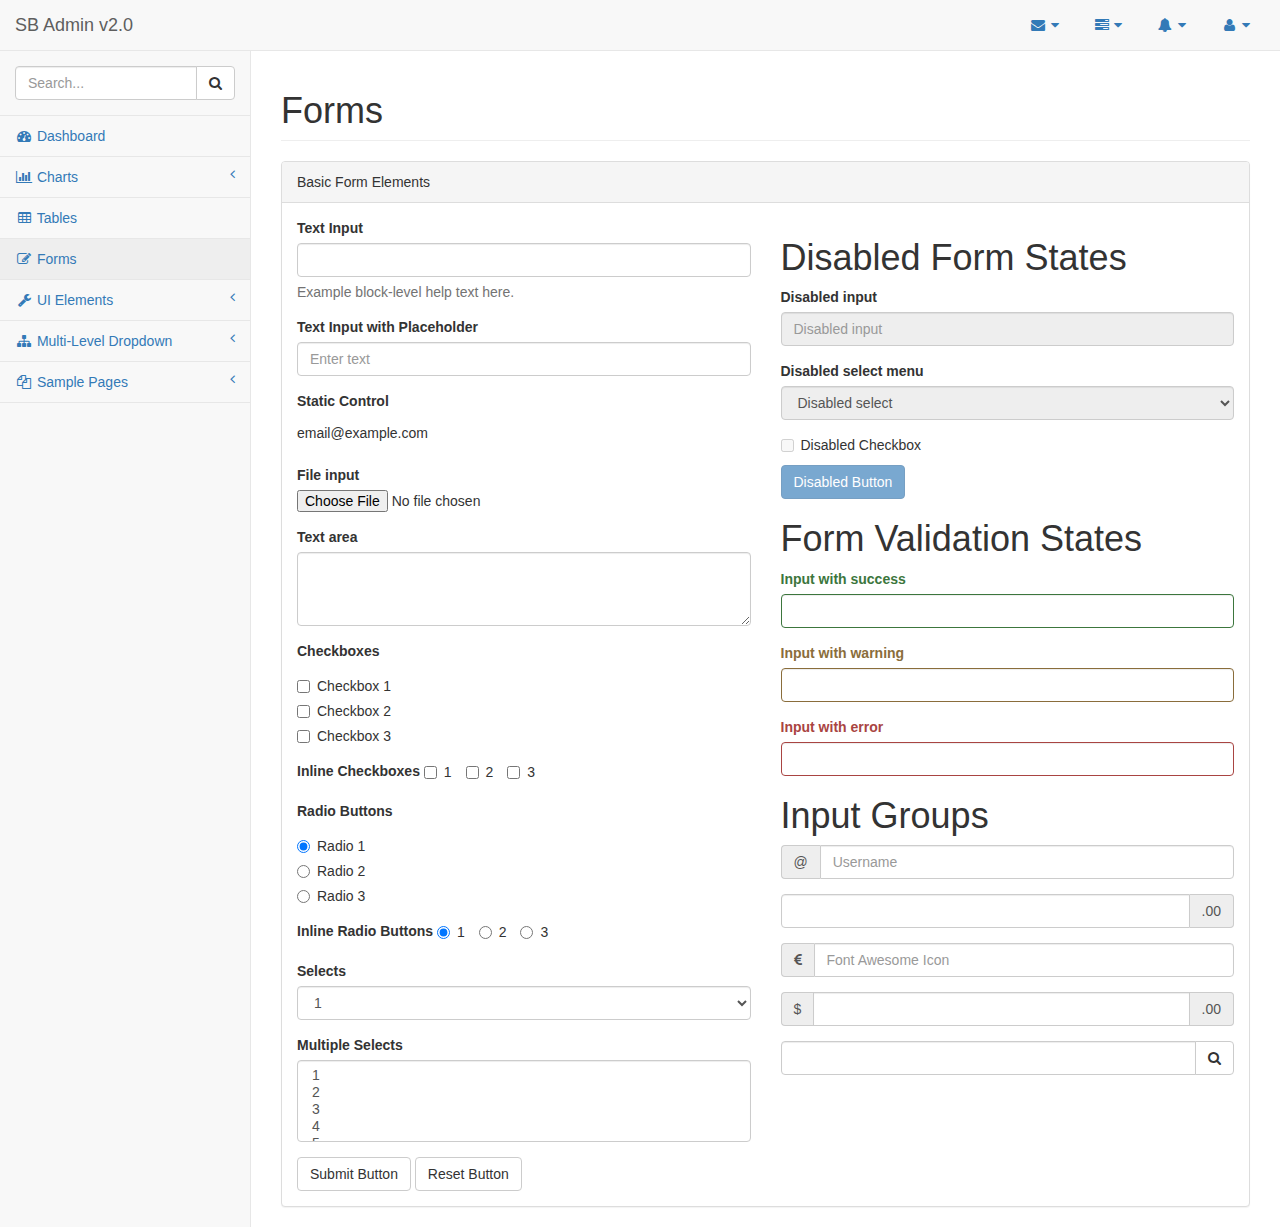
<file: YDE/src/main/webapp/resources/sbadmin2/pages/forms.html>
<!DOCTYPE html>
<html lang="en">

<head>

    <meta charset="utf-8">
    <meta http-equiv="X-UA-Compatible" content="IE=edge">
    <meta name="viewport" content="width=device-width, initial-scale=1">
    <meta name="description" content="">
    <meta name="author" content="">

    <title>SB Admin 2 - Bootstrap Admin Theme</title>

    <!-- Bootstrap Core CSS -->
    <link href="../vendor/bootstrap/css/bootstrap.min.css" rel="stylesheet">

    <!-- MetisMenu CSS -->
    <link href="../vendor/metisMenu/metisMenu.min.css" rel="stylesheet">

    <!-- Custom CSS -->
    <link href="../dist/css/sb-admin-2.css" rel="stylesheet">

    <!-- Custom Fonts -->
    <link href="../vendor/font-awesome/css/font-awesome.min.css" rel="stylesheet" type="text/css">

    <!-- HTML5 Shim and Respond.js IE8 support of HTML5 elements and media queries -->
    <!-- WARNING: Respond.js doesn't work if you view the page via file:// -->
    <!--[if lt IE 9]>
        <script src="https://oss.maxcdn.com/libs/html5shiv/3.7.0/html5shiv.js"></script>
        <script src="https://oss.maxcdn.com/libs/respond.js/1.4.2/respond.min.js"></script>
    <![endif]-->

</head>

<body>

    <div id="wrapper">

        <!-- Navigation -->
        <nav class="navbar navbar-default navbar-static-top" role="navigation" style="margin-bottom: 0">
            <div class="navbar-header">
                <button type="button" class="navbar-toggle" data-toggle="collapse" data-target=".navbar-collapse">
                    <span class="sr-only">Toggle navigation</span>
                    <span class="icon-bar"></span>
                    <span class="icon-bar"></span>
                    <span class="icon-bar"></span>
                </button>
                <a class="navbar-brand" href="index.html">SB Admin v2.0</a>
            </div>
            <!-- /.navbar-header -->

            <ul class="nav navbar-top-links navbar-right">
                <li class="dropdown">
                    <a class="dropdown-toggle" data-toggle="dropdown" href="#">
                        <i class="fa fa-envelope fa-fw"></i> <i class="fa fa-caret-down"></i>
                    </a>
                    <ul class="dropdown-menu dropdown-messages">
                        <li>
                            <a href="#">
                                <div>
                                    <strong>John Smith</strong>
                                    <span class="pull-right text-muted">
                                        <em>Yesterday</em>
                                    </span>
                                </div>
                                <div>Lorem ipsum dolor sit amet, consectetur adipiscing elit. Pellentesque eleifend...</div>
                            </a>
                        </li>
                        <li class="divider"></li>
                        <li>
                            <a href="#">
                                <div>
                                    <strong>John Smith</strong>
                                    <span class="pull-right text-muted">
                                        <em>Yesterday</em>
                                    </span>
                                </div>
                                <div>Lorem ipsum dolor sit amet, consectetur adipiscing elit. Pellentesque eleifend...</div>
                            </a>
                        </li>
                        <li class="divider"></li>
                        <li>
                            <a href="#">
                                <div>
                                    <strong>John Smith</strong>
                                    <span class="pull-right text-muted">
                                        <em>Yesterday</em>
                                    </span>
                                </div>
                                <div>Lorem ipsum dolor sit amet, consectetur adipiscing elit. Pellentesque eleifend...</div>
                            </a>
                        </li>
                        <li class="divider"></li>
                        <li>
                            <a class="text-center" href="#">
                                <strong>Read All Messages</strong>
                                <i class="fa fa-angle-right"></i>
                            </a>
                        </li>
                    </ul>
                    <!-- /.dropdown-messages -->
                </li>
                <!-- /.dropdown -->
                <li class="dropdown">
                    <a class="dropdown-toggle" data-toggle="dropdown" href="#">
                        <i class="fa fa-tasks fa-fw"></i> <i class="fa fa-caret-down"></i>
                    </a>
                    <ul class="dropdown-menu dropdown-tasks">
                        <li>
                            <a href="#">
                                <div>
                                    <p>
                                        <strong>Task 1</strong>
                                        <span class="pull-right text-muted">40% Complete</span>
                                    </p>
                                    <div class="progress progress-striped active">
                                        <div class="progress-bar progress-bar-success" role="progressbar" aria-valuenow="40" aria-valuemin="0" aria-valuemax="100" style="width: 40%">
                                            <span class="sr-only">40% Complete (success)</span>
                                        </div>
                                    </div>
                                </div>
                            </a>
                        </li>
                        <li class="divider"></li>
                        <li>
                            <a href="#">
                                <div>
                                    <p>
                                        <strong>Task 2</strong>
                                        <span class="pull-right text-muted">20% Complete</span>
                                    </p>
                                    <div class="progress progress-striped active">
                                        <div class="progress-bar progress-bar-info" role="progressbar" aria-valuenow="20" aria-valuemin="0" aria-valuemax="100" style="width: 20%">
                                            <span class="sr-only">20% Complete</span>
                                        </div>
                                    </div>
                                </div>
                            </a>
                        </li>
                        <li class="divider"></li>
                        <li>
                            <a href="#">
                                <div>
                                    <p>
                                        <strong>Task 3</strong>
                                        <span class="pull-right text-muted">60% Complete</span>
                                    </p>
                                    <div class="progress progress-striped active">
                                        <div class="progress-bar progress-bar-warning" role="progressbar" aria-valuenow="60" aria-valuemin="0" aria-valuemax="100" style="width: 60%">
                                            <span class="sr-only">60% Complete (warning)</span>
                                        </div>
                                    </div>
                                </div>
                            </a>
                        </li>
                        <li class="divider"></li>
                        <li>
                            <a href="#">
                                <div>
                                    <p>
                                        <strong>Task 4</strong>
                                        <span class="pull-right text-muted">80% Complete</span>
                                    </p>
                                    <div class="progress progress-striped active">
                                        <div class="progress-bar progress-bar-danger" role="progressbar" aria-valuenow="80" aria-valuemin="0" aria-valuemax="100" style="width: 80%">
                                            <span class="sr-only">80% Complete (danger)</span>
                                        </div>
                                    </div>
                                </div>
                            </a>
                        </li>
                        <li class="divider"></li>
                        <li>
                            <a class="text-center" href="#">
                                <strong>See All Tasks</strong>
                                <i class="fa fa-angle-right"></i>
                            </a>
                        </li>
                    </ul>
                    <!-- /.dropdown-tasks -->
                </li>
                <!-- /.dropdown -->
                <li class="dropdown">
                    <a class="dropdown-toggle" data-toggle="dropdown" href="#">
                        <i class="fa fa-bell fa-fw"></i> <i class="fa fa-caret-down"></i>
                    </a>
                    <ul class="dropdown-menu dropdown-alerts">
                        <li>
                            <a href="#">
                                <div>
                                    <i class="fa fa-comment fa-fw"></i> New Comment
                                    <span class="pull-right text-muted small">4 minutes ago</span>
                                </div>
                            </a>
                        </li>
                        <li class="divider"></li>
                        <li>
                            <a href="#">
                                <div>
                                    <i class="fa fa-twitter fa-fw"></i> 3 New Followers
                                    <span class="pull-right text-muted small">12 minutes ago</span>
                                </div>
                            </a>
                        </li>
                        <li class="divider"></li>
                        <li>
                            <a href="#">
                                <div>
                                    <i class="fa fa-envelope fa-fw"></i> Message Sent
                                    <span class="pull-right text-muted small">4 minutes ago</span>
                                </div>
                            </a>
                        </li>
                        <li class="divider"></li>
                        <li>
                            <a href="#">
                                <div>
                                    <i class="fa fa-tasks fa-fw"></i> New Task
                                    <span class="pull-right text-muted small">4 minutes ago</span>
                                </div>
                            </a>
                        </li>
                        <li class="divider"></li>
                        <li>
                            <a href="#">
                                <div>
                                    <i class="fa fa-upload fa-fw"></i> Server Rebooted
                                    <span class="pull-right text-muted small">4 minutes ago</span>
                                </div>
                            </a>
                        </li>
                        <li class="divider"></li>
                        <li>
                            <a class="text-center" href="#">
                                <strong>See All Alerts</strong>
                                <i class="fa fa-angle-right"></i>
                            </a>
                        </li>
                    </ul>
                    <!-- /.dropdown-alerts -->
                </li>
                <!-- /.dropdown -->
                <li class="dropdown">
                    <a class="dropdown-toggle" data-toggle="dropdown" href="#">
                        <i class="fa fa-user fa-fw"></i> <i class="fa fa-caret-down"></i>
                    </a>
                    <ul class="dropdown-menu dropdown-user">
                        <li><a href="#"><i class="fa fa-user fa-fw"></i> User Profile</a>
                        </li>
                        <li><a href="#"><i class="fa fa-gear fa-fw"></i> Settings</a>
                        </li>
                        <li class="divider"></li>
                        <li><a href="login.html"><i class="fa fa-sign-out fa-fw"></i> Logout</a>
                        </li>
                    </ul>
                    <!-- /.dropdown-user -->
                </li>
                <!-- /.dropdown -->
            </ul>
            <!-- /.navbar-top-links -->

            <div class="navbar-default sidebar" role="navigation">
                <div class="sidebar-nav navbar-collapse">
                    <ul class="nav" id="side-menu">
                        <li class="sidebar-search">
                            <div class="input-group custom-search-form">
                                <input type="text" class="form-control" placeholder="Search...">
                                <span class="input-group-btn">
                                <button class="btn btn-default" type="button">
                                    <i class="fa fa-search"></i>
                                </button>
                            </span>
                            </div>
                            <!-- /input-group -->
                        </li>
                        <li>
                            <a href="index.html"><i class="fa fa-dashboard fa-fw"></i> Dashboard</a>
                        </li>
                        <li>
                            <a href="#"><i class="fa fa-bar-chart-o fa-fw"></i> Charts<span class="fa arrow"></span></a>
                            <ul class="nav nav-second-level">
                                <li>
                                    <a href="flot.html">Flot Charts</a>
                                </li>
                                <li>
                                    <a href="morris.html">Morris.js Charts</a>
                                </li>
                            </ul>
                            <!-- /.nav-second-level -->
                        </li>
                        <li>
                            <a href="tables.html"><i class="fa fa-table fa-fw"></i> Tables</a>
                        </li>
                        <li>
                            <a href="forms.html"><i class="fa fa-edit fa-fw"></i> Forms</a>
                        </li>
                        <li>
                            <a href="#"><i class="fa fa-wrench fa-fw"></i> UI Elements<span class="fa arrow"></span></a>
                            <ul class="nav nav-second-level">
                                <li>
                                    <a href="panels-wells.html">Panels and Wells</a>
                                </li>
                                <li>
                                    <a href="buttons.html">Buttons</a>
                                </li>
                                <li>
                                    <a href="notifications.html">Notifications</a>
                                </li>
                                <li>
                                    <a href="typography.html">Typography</a>
                                </li>
                                <li>
                                    <a href="icons.html"> Icons</a>
                                </li>
                                <li>
                                    <a href="grid.html">Grid</a>
                                </li>
                            </ul>
                            <!-- /.nav-second-level -->
                        </li>
                        <li>
                            <a href="#"><i class="fa fa-sitemap fa-fw"></i> Multi-Level Dropdown<span class="fa arrow"></span></a>
                            <ul class="nav nav-second-level">
                                <li>
                                    <a href="#">Second Level Item</a>
                                </li>
                                <li>
                                    <a href="#">Second Level Item</a>
                                </li>
                                <li>
                                    <a href="#">Third Level <span class="fa arrow"></span></a>
                                    <ul class="nav nav-third-level">
                                        <li>
                                            <a href="#">Third Level Item</a>
                                        </li>
                                        <li>
                                            <a href="#">Third Level Item</a>
                                        </li>
                                        <li>
                                            <a href="#">Third Level Item</a>
                                        </li>
                                        <li>
                                            <a href="#">Third Level Item</a>
                                        </li>
                                    </ul>
                                    <!-- /.nav-third-level -->
                                </li>
                            </ul>
                            <!-- /.nav-second-level -->
                        </li>
                        <li>
                            <a href="#"><i class="fa fa-files-o fa-fw"></i> Sample Pages<span class="fa arrow"></span></a>
                            <ul class="nav nav-second-level">
                                <li>
                                    <a href="blank.html">Blank Page</a>
                                </li>
                                <li>
                                    <a href="login.html">Login Page</a>
                                </li>
                            </ul>
                            <!-- /.nav-second-level -->
                        </li>
                    </ul>
                </div>
                <!-- /.sidebar-collapse -->
            </div>
            <!-- /.navbar-static-side -->
        </nav>

        <div id="page-wrapper">
            <div class="row">
                <div class="col-lg-12">
                    <h1 class="page-header">Forms</h1>
                </div>
                <!-- /.col-lg-12 -->
            </div>
            <!-- /.row -->
            <div class="row">
                <div class="col-lg-12">
                    <div class="panel panel-default">
                        <div class="panel-heading">
                            Basic Form Elements
                        </div>
                        <div class="panel-body">
                            <div class="row">
                                <div class="col-lg-6">
                                    <form role="form">
                                        <div class="form-group">
                                            <label>Text Input</label>
                                            <input class="form-control">
                                            <p class="help-block">Example block-level help text here.</p>
                                        </div>
                                        <div class="form-group">
                                            <label>Text Input with Placeholder</label>
                                            <input class="form-control" placeholder="Enter text">
                                        </div>
                                        <div class="form-group">
                                            <label>Static Control</label>
                                            <p class="form-control-static">email@example.com</p>
                                        </div>
                                        <div class="form-group">
                                            <label>File input</label>
                                            <input type="file">
                                        </div>
                                        <div class="form-group">
                                            <label>Text area</label>
                                            <textarea class="form-control" rows="3"></textarea>
                                        </div>
                                        <div class="form-group">
                                            <label>Checkboxes</label>
                                            <div class="checkbox">
                                                <label>
                                                    <input type="checkbox" value="">Checkbox 1
                                                </label>
                                            </div>
                                            <div class="checkbox">
                                                <label>
                                                    <input type="checkbox" value="">Checkbox 2
                                                </label>
                                            </div>
                                            <div class="checkbox">
                                                <label>
                                                    <input type="checkbox" value="">Checkbox 3
                                                </label>
                                            </div>
                                        </div>
                                        <div class="form-group">
                                            <label>Inline Checkboxes</label>
                                            <label class="checkbox-inline">
                                                <input type="checkbox">1
                                            </label>
                                            <label class="checkbox-inline">
                                                <input type="checkbox">2
                                            </label>
                                            <label class="checkbox-inline">
                                                <input type="checkbox">3
                                            </label>
                                        </div>
                                        <div class="form-group">
                                            <label>Radio Buttons</label>
                                            <div class="radio">
                                                <label>
                                                    <input type="radio" name="optionsRadios" id="optionsRadios1" value="option1" checked>Radio 1
                                                </label>
                                            </div>
                                            <div class="radio">
                                                <label>
                                                    <input type="radio" name="optionsRadios" id="optionsRadios2" value="option2">Radio 2
                                                </label>
                                            </div>
                                            <div class="radio">
                                                <label>
                                                    <input type="radio" name="optionsRadios" id="optionsRadios3" value="option3">Radio 3
                                                </label>
                                            </div>
                                        </div>
                                        <div class="form-group">
                                            <label>Inline Radio Buttons</label>
                                            <label class="radio-inline">
                                                <input type="radio" name="optionsRadiosInline" id="optionsRadiosInline1" value="option1" checked>1
                                            </label>
                                            <label class="radio-inline">
                                                <input type="radio" name="optionsRadiosInline" id="optionsRadiosInline2" value="option2">2
                                            </label>
                                            <label class="radio-inline">
                                                <input type="radio" name="optionsRadiosInline" id="optionsRadiosInline3" value="option3">3
                                            </label>
                                        </div>
                                        <div class="form-group">
                                            <label>Selects</label>
                                            <select class="form-control">
                                                <option>1</option>
                                                <option>2</option>
                                                <option>3</option>
                                                <option>4</option>
                                                <option>5</option>
                                            </select>
                                        </div>
                                        <div class="form-group">
                                            <label>Multiple Selects</label>
                                            <select multiple class="form-control">
                                                <option>1</option>
                                                <option>2</option>
                                                <option>3</option>
                                                <option>4</option>
                                                <option>5</option>
                                            </select>
                                        </div>
                                        <button type="submit" class="btn btn-default">Submit Button</button>
                                        <button type="reset" class="btn btn-default">Reset Button</button>
                                    </form>
                                </div>
                                <!-- /.col-lg-6 (nested) -->
                                <div class="col-lg-6">
                                    <h1>Disabled Form States</h1>
                                    <form role="form">
                                        <fieldset disabled>
                                            <div class="form-group">
                                                <label for="disabledSelect">Disabled input</label>
                                                <input class="form-control" id="disabledInput" type="text" placeholder="Disabled input" disabled>
                                            </div>
                                            <div class="form-group">
                                                <label for="disabledSelect">Disabled select menu</label>
                                                <select id="disabledSelect" class="form-control">
                                                    <option>Disabled select</option>
                                                </select>
                                            </div>
                                            <div class="checkbox">
                                                <label>
                                                    <input type="checkbox">Disabled Checkbox
                                                </label>
                                            </div>
                                            <button type="submit" class="btn btn-primary">Disabled Button</button>
                                        </fieldset>
                                    </form>
                                    <h1>Form Validation States</h1>
                                    <form role="form">
                                        <div class="form-group has-success">
                                            <label class="control-label" for="inputSuccess">Input with success</label>
                                            <input type="text" class="form-control" id="inputSuccess">
                                        </div>
                                        <div class="form-group has-warning">
                                            <label class="control-label" for="inputWarning">Input with warning</label>
                                            <input type="text" class="form-control" id="inputWarning">
                                        </div>
                                        <div class="form-group has-error">
                                            <label class="control-label" for="inputError">Input with error</label>
                                            <input type="text" class="form-control" id="inputError">
                                        </div>
                                    </form>
                                    <h1>Input Groups</h1>
                                    <form role="form">
                                        <div class="form-group input-group">
                                            <span class="input-group-addon">@</span>
                                            <input type="text" class="form-control" placeholder="Username">
                                        </div>
                                        <div class="form-group input-group">
                                            <input type="text" class="form-control">
                                            <span class="input-group-addon">.00</span>
                                        </div>
                                        <div class="form-group input-group">
                                            <span class="input-group-addon"><i class="fa fa-eur"></i>
                                            </span>
                                            <input type="text" class="form-control" placeholder="Font Awesome Icon">
                                        </div>
                                        <div class="form-group input-group">
                                            <span class="input-group-addon">$</span>
                                            <input type="text" class="form-control">
                                            <span class="input-group-addon">.00</span>
                                        </div>
                                        <div class="form-group input-group">
                                            <input type="text" class="form-control">
                                            <span class="input-group-btn">
                                                <button class="btn btn-default" type="button"><i class="fa fa-search"></i>
                                                </button>
                                            </span>
                                        </div>
                                    </form>
                                </div>
                                <!-- /.col-lg-6 (nested) -->
                            </div>
                            <!-- /.row (nested) -->
                        </div>
                        <!-- /.panel-body -->
                    </div>
                    <!-- /.panel -->
                </div>
                <!-- /.col-lg-12 -->
            </div>
            <!-- /.row -->
        </div>
        <!-- /#page-wrapper -->

    </div>
    <!-- /#wrapper -->

    <!-- jQuery -->
    <script src="../vendor/jquery/jquery.min.js"></script>

    <!-- Bootstrap Core JavaScript -->
    <script src="../vendor/bootstrap/js/bootstrap.min.js"></script>

    <!-- Metis Menu Plugin JavaScript -->
    <script src="../vendor/metisMenu/metisMenu.min.js"></script>

    <!-- Custom Theme JavaScript -->
    <script src="../dist/js/sb-admin-2.js"></script>

</body>

</html>
</file>
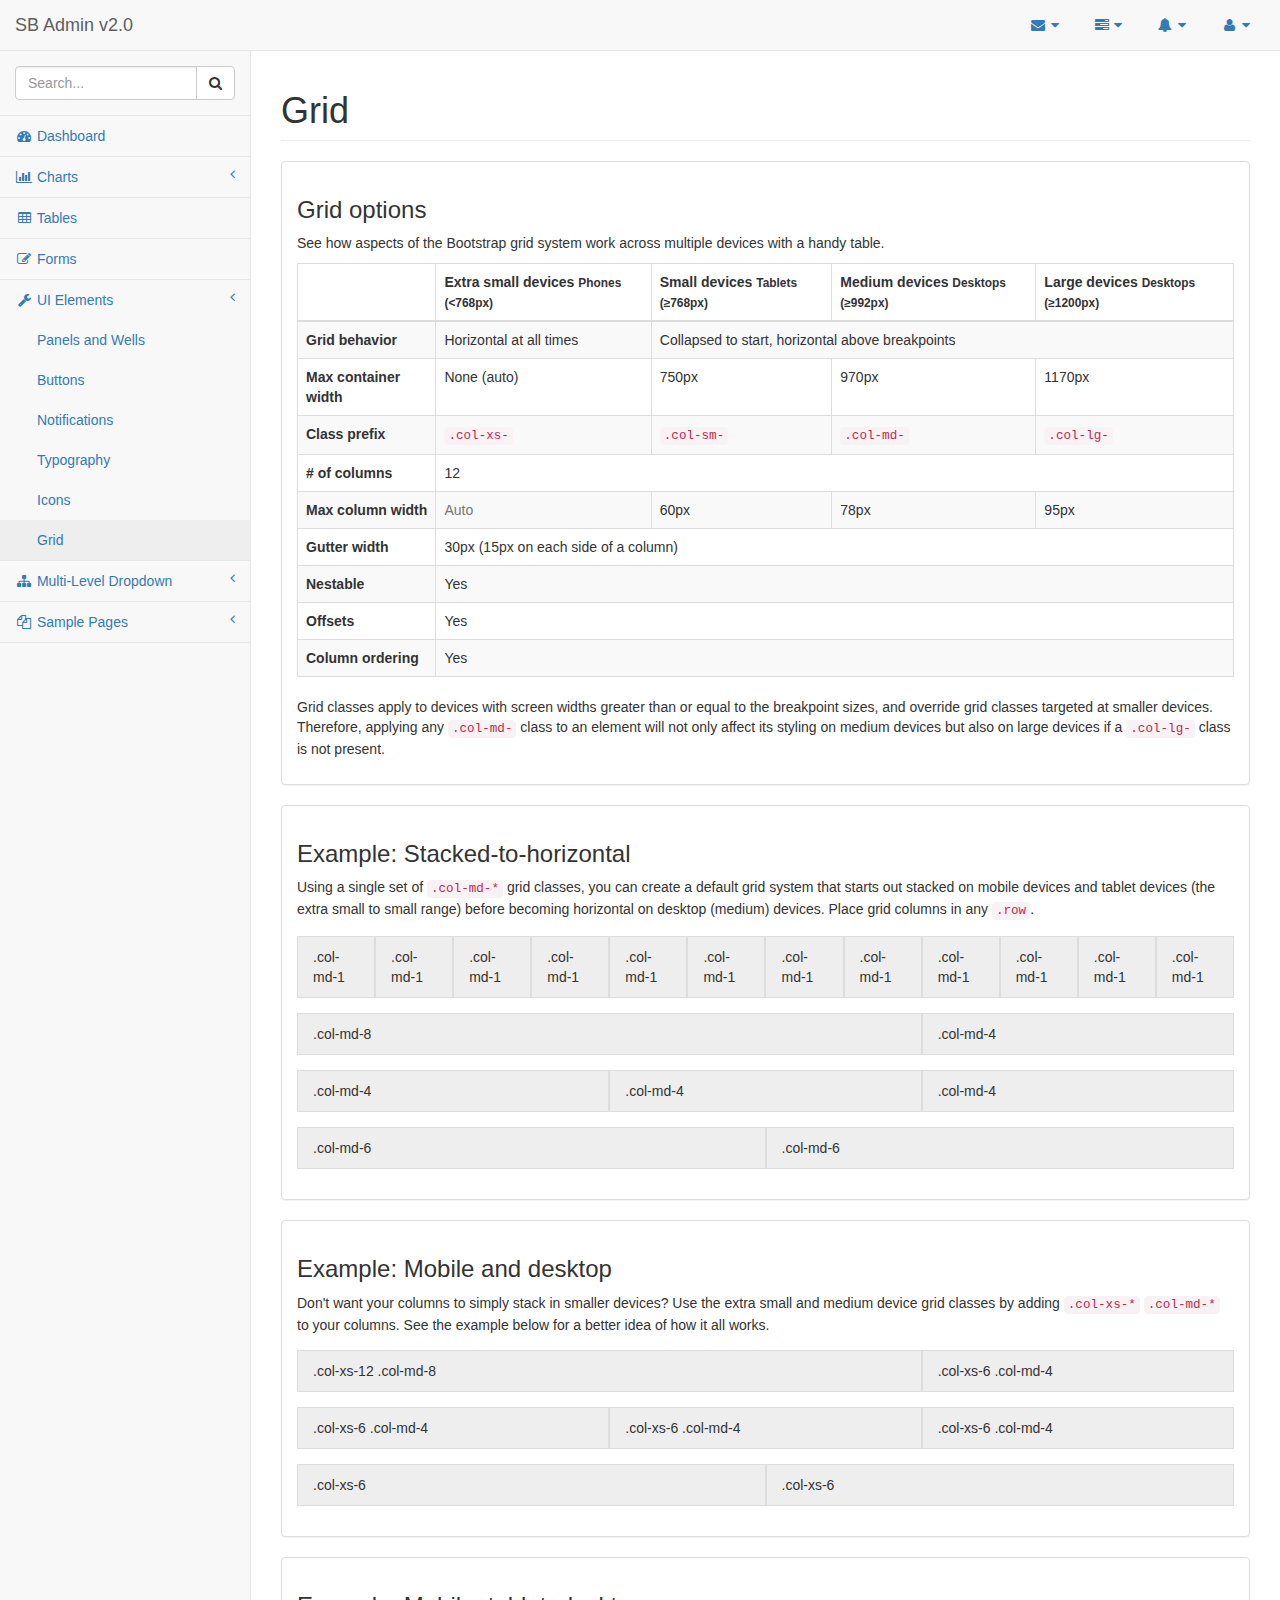
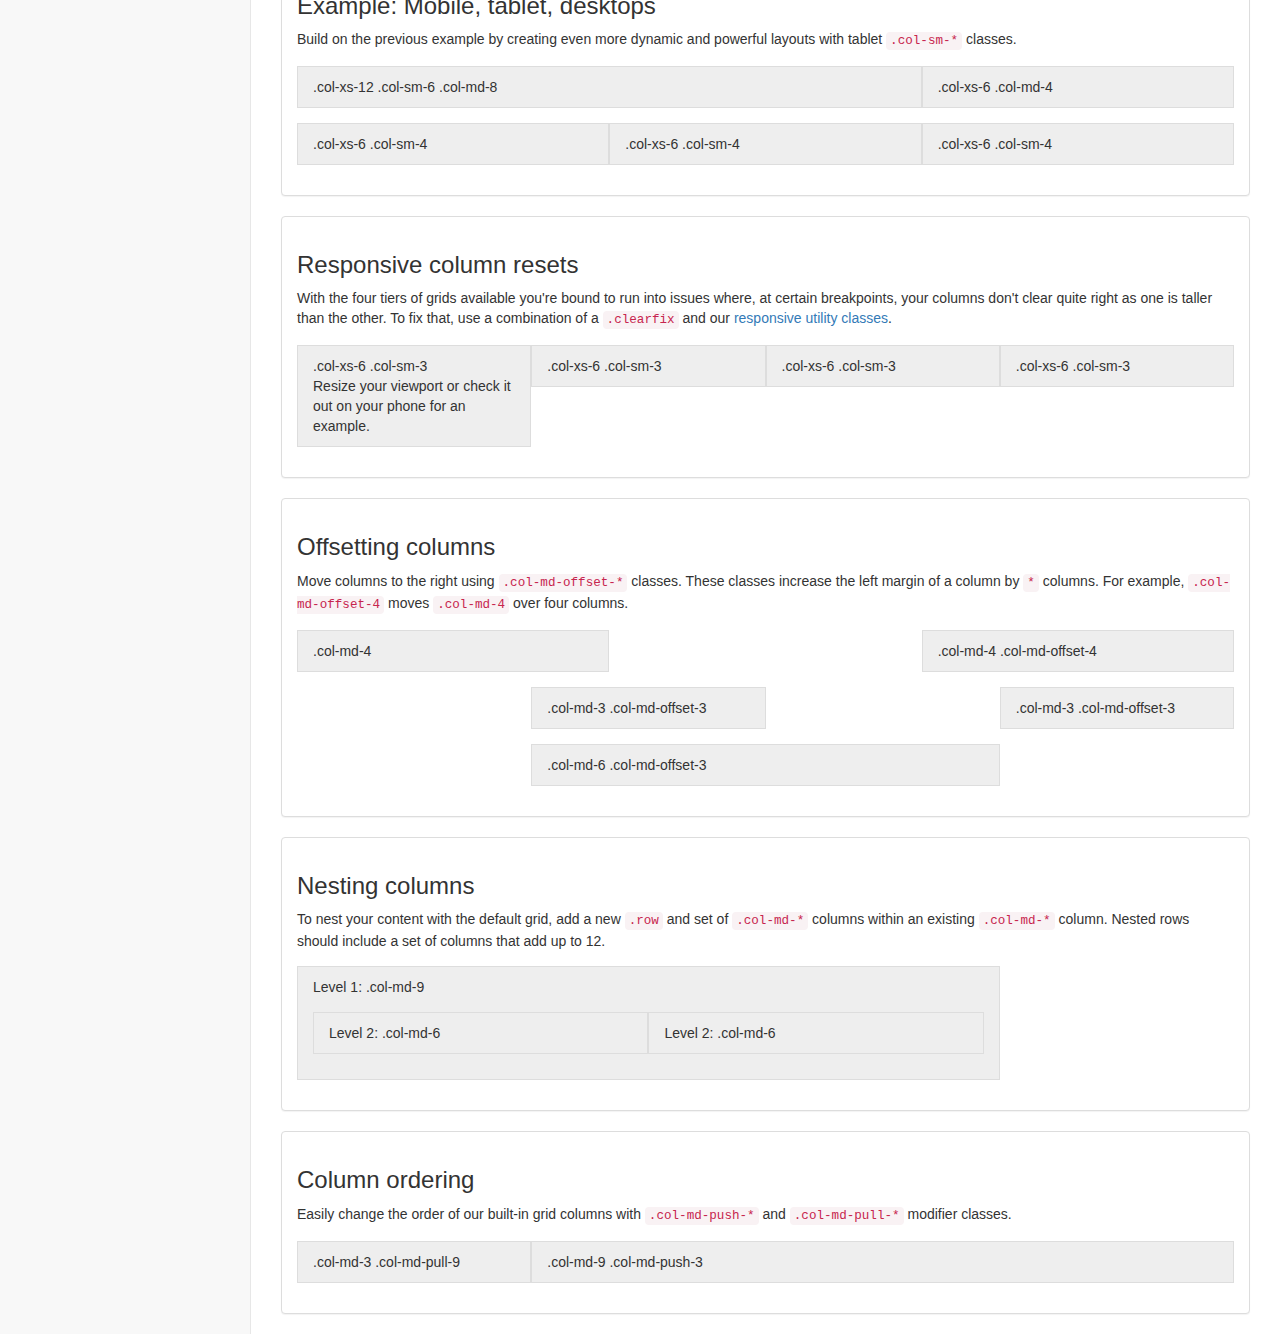
<file: YDE/src/main/webapp/resources/sbadmin2/pages/grid.html>
<!DOCTYPE html>
<html lang="en">

<head>

    <meta charset="utf-8">
    <meta http-equiv="X-UA-Compatible" content="IE=edge">
    <meta name="viewport" content="width=device-width, initial-scale=1">
    <meta name="description" content="">
    <meta name="author" content="">

    <title>SB Admin 2 - Bootstrap Admin Theme</title>

    <!-- Bootstrap Core CSS -->
    <link href="../vendor/bootstrap/css/bootstrap.min.css" rel="stylesheet">

    <!-- MetisMenu CSS -->
    <link href="../vendor/metisMenu/metisMenu.min.css" rel="stylesheet">

    <!-- Custom CSS -->
    <link href="../dist/css/sb-admin-2.css" rel="stylesheet">

    <!-- Custom Fonts -->
    <link href="../vendor/font-awesome/css/font-awesome.min.css" rel="stylesheet" type="text/css">

    <!-- HTML5 Shim and Respond.js IE8 support of HTML5 elements and media queries -->
    <!-- WARNING: Respond.js doesn't work if you view the page via file:// -->
    <!--[if lt IE 9]>
        <script src="https://oss.maxcdn.com/libs/html5shiv/3.7.0/html5shiv.js"></script>
        <script src="https://oss.maxcdn.com/libs/respond.js/1.4.2/respond.min.js"></script>
    <![endif]-->

</head>

<body>

    <div id="wrapper">

        <!-- Navigation -->
        <nav class="navbar navbar-default navbar-static-top" role="navigation" style="margin-bottom: 0">
            <div class="navbar-header">
                <button type="button" class="navbar-toggle" data-toggle="collapse" data-target=".navbar-collapse">
                    <span class="sr-only">Toggle navigation</span>
                    <span class="icon-bar"></span>
                    <span class="icon-bar"></span>
                    <span class="icon-bar"></span>
                </button>
                <a class="navbar-brand" href="index.html">SB Admin v2.0</a>
            </div>
            <!-- /.navbar-header -->

            <ul class="nav navbar-top-links navbar-right">
                <li class="dropdown">
                    <a class="dropdown-toggle" data-toggle="dropdown" href="#">
                        <i class="fa fa-envelope fa-fw"></i> <i class="fa fa-caret-down"></i>
                    </a>
                    <ul class="dropdown-menu dropdown-messages">
                        <li>
                            <a href="#">
                                <div>
                                    <strong>John Smith</strong>
                                    <span class="pull-right text-muted">
                                        <em>Yesterday</em>
                                    </span>
                                </div>
                                <div>Lorem ipsum dolor sit amet, consectetur adipiscing elit. Pellentesque eleifend...</div>
                            </a>
                        </li>
                        <li class="divider"></li>
                        <li>
                            <a href="#">
                                <div>
                                    <strong>John Smith</strong>
                                    <span class="pull-right text-muted">
                                        <em>Yesterday</em>
                                    </span>
                                </div>
                                <div>Lorem ipsum dolor sit amet, consectetur adipiscing elit. Pellentesque eleifend...</div>
                            </a>
                        </li>
                        <li class="divider"></li>
                        <li>
                            <a href="#">
                                <div>
                                    <strong>John Smith</strong>
                                    <span class="pull-right text-muted">
                                        <em>Yesterday</em>
                                    </span>
                                </div>
                                <div>Lorem ipsum dolor sit amet, consectetur adipiscing elit. Pellentesque eleifend...</div>
                            </a>
                        </li>
                        <li class="divider"></li>
                        <li>
                            <a class="text-center" href="#">
                                <strong>Read All Messages</strong>
                                <i class="fa fa-angle-right"></i>
                            </a>
                        </li>
                    </ul>
                    <!-- /.dropdown-messages -->
                </li>
                <!-- /.dropdown -->
                <li class="dropdown">
                    <a class="dropdown-toggle" data-toggle="dropdown" href="#">
                        <i class="fa fa-tasks fa-fw"></i> <i class="fa fa-caret-down"></i>
                    </a>
                    <ul class="dropdown-menu dropdown-tasks">
                        <li>
                            <a href="#">
                                <div>
                                    <p>
                                        <strong>Task 1</strong>
                                        <span class="pull-right text-muted">40% Complete</span>
                                    </p>
                                    <div class="progress progress-striped active">
                                        <div class="progress-bar progress-bar-success" role="progressbar" aria-valuenow="40" aria-valuemin="0" aria-valuemax="100" style="width: 40%">
                                            <span class="sr-only">40% Complete (success)</span>
                                        </div>
                                    </div>
                                </div>
                            </a>
                        </li>
                        <li class="divider"></li>
                        <li>
                            <a href="#">
                                <div>
                                    <p>
                                        <strong>Task 2</strong>
                                        <span class="pull-right text-muted">20% Complete</span>
                                    </p>
                                    <div class="progress progress-striped active">
                                        <div class="progress-bar progress-bar-info" role="progressbar" aria-valuenow="20" aria-valuemin="0" aria-valuemax="100" style="width: 20%">
                                            <span class="sr-only">20% Complete</span>
                                        </div>
                                    </div>
                                </div>
                            </a>
                        </li>
                        <li class="divider"></li>
                        <li>
                            <a href="#">
                                <div>
                                    <p>
                                        <strong>Task 3</strong>
                                        <span class="pull-right text-muted">60% Complete</span>
                                    </p>
                                    <div class="progress progress-striped active">
                                        <div class="progress-bar progress-bar-warning" role="progressbar" aria-valuenow="60" aria-valuemin="0" aria-valuemax="100" style="width: 60%">
                                            <span class="sr-only">60% Complete (warning)</span>
                                        </div>
                                    </div>
                                </div>
                            </a>
                        </li>
                        <li class="divider"></li>
                        <li>
                            <a href="#">
                                <div>
                                    <p>
                                        <strong>Task 4</strong>
                                        <span class="pull-right text-muted">80% Complete</span>
                                    </p>
                                    <div class="progress progress-striped active">
                                        <div class="progress-bar progress-bar-danger" role="progressbar" aria-valuenow="80" aria-valuemin="0" aria-valuemax="100" style="width: 80%">
                                            <span class="sr-only">80% Complete (danger)</span>
                                        </div>
                                    </div>
                                </div>
                            </a>
                        </li>
                        <li class="divider"></li>
                        <li>
                            <a class="text-center" href="#">
                                <strong>See All Tasks</strong>
                                <i class="fa fa-angle-right"></i>
                            </a>
                        </li>
                    </ul>
                    <!-- /.dropdown-tasks -->
                </li>
                <!-- /.dropdown -->
                <li class="dropdown">
                    <a class="dropdown-toggle" data-toggle="dropdown" href="#">
                        <i class="fa fa-bell fa-fw"></i> <i class="fa fa-caret-down"></i>
                    </a>
                    <ul class="dropdown-menu dropdown-alerts">
                        <li>
                            <a href="#">
                                <div>
                                    <i class="fa fa-comment fa-fw"></i> New Comment
                                    <span class="pull-right text-muted small">4 minutes ago</span>
                                </div>
                            </a>
                        </li>
                        <li class="divider"></li>
                        <li>
                            <a href="#">
                                <div>
                                    <i class="fa fa-twitter fa-fw"></i> 3 New Followers
                                    <span class="pull-right text-muted small">12 minutes ago</span>
                                </div>
                            </a>
                        </li>
                        <li class="divider"></li>
                        <li>
                            <a href="#">
                                <div>
                                    <i class="fa fa-envelope fa-fw"></i> Message Sent
                                    <span class="pull-right text-muted small">4 minutes ago</span>
                                </div>
                            </a>
                        </li>
                        <li class="divider"></li>
                        <li>
                            <a href="#">
                                <div>
                                    <i class="fa fa-tasks fa-fw"></i> New Task
                                    <span class="pull-right text-muted small">4 minutes ago</span>
                                </div>
                            </a>
                        </li>
                        <li class="divider"></li>
                        <li>
                            <a href="#">
                                <div>
                                    <i class="fa fa-upload fa-fw"></i> Server Rebooted
                                    <span class="pull-right text-muted small">4 minutes ago</span>
                                </div>
                            </a>
                        </li>
                        <li class="divider"></li>
                        <li>
                            <a class="text-center" href="#">
                                <strong>See All Alerts</strong>
                                <i class="fa fa-angle-right"></i>
                            </a>
                        </li>
                    </ul>
                    <!-- /.dropdown-alerts -->
                </li>
                <!-- /.dropdown -->
                <li class="dropdown">
                    <a class="dropdown-toggle" data-toggle="dropdown" href="#">
                        <i class="fa fa-user fa-fw"></i> <i class="fa fa-caret-down"></i>
                    </a>
                    <ul class="dropdown-menu dropdown-user">
                        <li><a href="#"><i class="fa fa-user fa-fw"></i> User Profile</a>
                        </li>
                        <li><a href="#"><i class="fa fa-gear fa-fw"></i> Settings</a>
                        </li>
                        <li class="divider"></li>
                        <li><a href="login.html"><i class="fa fa-sign-out fa-fw"></i> Logout</a>
                        </li>
                    </ul>
                    <!-- /.dropdown-user -->
                </li>
                <!-- /.dropdown -->
            </ul>
            <!-- /.navbar-top-links -->

            <div class="navbar-default sidebar" role="navigation">
                <div class="sidebar-nav navbar-collapse">
                    <ul class="nav" id="side-menu">
                        <li class="sidebar-search">
                            <div class="input-group custom-search-form">
                                <input type="text" class="form-control" placeholder="Search...">
                                <span class="input-group-btn">
                                <button class="btn btn-default" type="button">
                                    <i class="fa fa-search"></i>
                                </button>
                            </span>
                            </div>
                            <!-- /input-group -->
                        </li>
                        <li>
                            <a href="index.html"><i class="fa fa-dashboard fa-fw"></i> Dashboard</a>
                        </li>
                        <li>
                            <a href="#"><i class="fa fa-bar-chart-o fa-fw"></i> Charts<span class="fa arrow"></span></a>
                            <ul class="nav nav-second-level">
                                <li>
                                    <a href="flot.html">Flot Charts</a>
                                </li>
                                <li>
                                    <a href="morris.html">Morris.js Charts</a>
                                </li>
                            </ul>
                            <!-- /.nav-second-level -->
                        </li>
                        <li>
                            <a href="tables.html"><i class="fa fa-table fa-fw"></i> Tables</a>
                        </li>
                        <li>
                            <a href="forms.html"><i class="fa fa-edit fa-fw"></i> Forms</a>
                        </li>
                        <li>
                            <a href="#"><i class="fa fa-wrench fa-fw"></i> UI Elements<span class="fa arrow"></span></a>
                            <ul class="nav nav-second-level">
                                <li>
                                    <a href="panels-wells.html">Panels and Wells</a>
                                </li>
                                <li>
                                    <a href="buttons.html">Buttons</a>
                                </li>
                                <li>
                                    <a href="notifications.html">Notifications</a>
                                </li>
                                <li>
                                    <a href="typography.html">Typography</a>
                                </li>
                                <li>
                                    <a href="icons.html"> Icons</a>
                                </li>
                                <li>
                                    <a href="grid.html">Grid</a>
                                </li>
                            </ul>
                            <!-- /.nav-second-level -->
                        </li>
                        <li>
                            <a href="#"><i class="fa fa-sitemap fa-fw"></i> Multi-Level Dropdown<span class="fa arrow"></span></a>
                            <ul class="nav nav-second-level">
                                <li>
                                    <a href="#">Second Level Item</a>
                                </li>
                                <li>
                                    <a href="#">Second Level Item</a>
                                </li>
                                <li>
                                    <a href="#">Third Level <span class="fa arrow"></span></a>
                                    <ul class="nav nav-third-level">
                                        <li>
                                            <a href="#">Third Level Item</a>
                                        </li>
                                        <li>
                                            <a href="#">Third Level Item</a>
                                        </li>
                                        <li>
                                            <a href="#">Third Level Item</a>
                                        </li>
                                        <li>
                                            <a href="#">Third Level Item</a>
                                        </li>
                                    </ul>
                                    <!-- /.nav-third-level -->
                                </li>
                            </ul>
                            <!-- /.nav-second-level -->
                        </li>
                        <li>
                            <a href="#"><i class="fa fa-files-o fa-fw"></i> Sample Pages<span class="fa arrow"></span></a>
                            <ul class="nav nav-second-level">
                                <li>
                                    <a href="blank.html">Blank Page</a>
                                </li>
                                <li>
                                    <a href="login.html">Login Page</a>
                                </li>
                            </ul>
                            <!-- /.nav-second-level -->
                        </li>
                    </ul>
                </div>
                <!-- /.sidebar-collapse -->
            </div>
            <!-- /.navbar-static-side -->
        </nav>

        <div id="page-wrapper">
            <div class="row">
                <div class="col-lg-12">
                    <h1 class="page-header">Grid</h1>
                </div>
                <!-- /.col-lg-12 -->
            </div>
            <!-- /.row -->
            <div class="row">
                <div class="col-lg-12">
                    <div class="panel panel-default">
                        <div class="panel-body">
                            <h3>Grid options</h3>
                            <p>See how aspects of the Bootstrap grid system work across multiple devices with a handy table.</p>
                            <div class="table-responsive">
                                <table class="table table-bordered table-striped">
                                    <thead>
                                        <tr>
                                            <th></th>
                                            <th>
                                                Extra small devices
                                                <small>Phones (&lt;768px)</small>
                                            </th>
                                            <th>
                                                Small devices
                                                <small>Tablets (&ge;768px)</small>
                                            </th>
                                            <th>
                                                Medium devices
                                                <small>Desktops (&ge;992px)</small>
                                            </th>
                                            <th>
                                                Large devices
                                                <small>Desktops (&ge;1200px)</small>
                                            </th>
                                        </tr>
                                    </thead>
                                    <tbody>
                                        <tr>
                                            <th>Grid behavior</th>
                                            <td>Horizontal at all times</td>
                                            <td colspan="3">Collapsed to start, horizontal above breakpoints</td>
                                        </tr>
                                        <tr>
                                            <th>Max container width</th>
                                            <td>None (auto)</td>
                                            <td>750px</td>
                                            <td>970px</td>
                                            <td>1170px</td>
                                        </tr>
                                        <tr>
                                            <th>Class prefix</th>
                                            <td>
                                                <code>.col-xs-</code>
                                            </td>
                                            <td>
                                                <code>.col-sm-</code>
                                            </td>
                                            <td>
                                                <code>.col-md-</code>
                                            </td>
                                            <td>
                                                <code>.col-lg-</code>
                                            </td>
                                        </tr>
                                        <tr>
                                            <th># of columns</th>
                                            <td colspan="4">12</td>
                                        </tr>
                                        <tr>
                                            <th>Max column width</th>
                                            <td class="text-muted">Auto</td>
                                            <td>60px</td>
                                            <td>78px</td>
                                            <td>95px</td>
                                        </tr>
                                        <tr>
                                            <th>Gutter width</th>
                                            <td colspan="4">30px (15px on each side of a column)</td>
                                        </tr>
                                        <tr>
                                            <th>Nestable</th>
                                            <td colspan="4">Yes</td>
                                        </tr>
                                        <tr>
                                            <th>Offsets</th>
                                            <td colspan="4">Yes</td>
                                        </tr>
                                        <tr>
                                            <th>Column ordering</th>
                                            <td colspan="4">Yes</td>
                                        </tr>
                                    </tbody>
                                </table>
                            </div>
                            <p>Grid classes apply to devices with screen widths greater than or equal to the breakpoint sizes, and override grid classes targeted at smaller devices. Therefore, applying any
                                <code>.col-md-</code> class to an element will not only affect its styling on medium devices but also on large devices if a
                                <code>.col-lg-</code> class is not present.</p>
                        </div>
                    </div>
                </div>
                <!-- /.col-lg-12 -->
            </div>
            <!-- /.row -->

            <div class="row">
                <div class="col-lg-12">
                    <div class="panel panel-default">
                        <div class="panel-body">
                            <h3>Example: Stacked-to-horizontal</h3>
                            <p>Using a single set of
                                <code>.col-md-*</code> grid classes, you can create a default grid system that starts out stacked on mobile devices and tablet devices (the extra small to small range) before becoming horizontal on desktop (medium) devices. Place grid columns in any
                                <code>.row</code>.</p>
                            <div class="row show-grid">
                                <div class="col-md-1">.col-md-1</div>
                                <div class="col-md-1">.col-md-1</div>
                                <div class="col-md-1">.col-md-1</div>
                                <div class="col-md-1">.col-md-1</div>
                                <div class="col-md-1">.col-md-1</div>
                                <div class="col-md-1">.col-md-1</div>
                                <div class="col-md-1">.col-md-1</div>
                                <div class="col-md-1">.col-md-1</div>
                                <div class="col-md-1">.col-md-1</div>
                                <div class="col-md-1">.col-md-1</div>
                                <div class="col-md-1">.col-md-1</div>
                                <div class="col-md-1">.col-md-1</div>
                            </div>
                            <div class="row show-grid">
                                <div class="col-md-8">.col-md-8</div>
                                <div class="col-md-4">.col-md-4</div>
                            </div>
                            <div class="row show-grid">
                                <div class="col-md-4">.col-md-4</div>
                                <div class="col-md-4">.col-md-4</div>
                                <div class="col-md-4">.col-md-4</div>
                            </div>
                            <div class="row show-grid">
                                <div class="col-md-6">.col-md-6</div>
                                <div class="col-md-6">.col-md-6</div>
                            </div>
                        </div>
                    </div>
                </div>
                <!-- /.col-lg-12 -->
            </div>
            <!-- /.row -->

            <div class="row">
                <div class="col-lg-12">
                    <div class="panel panel-default">
                        <div class="panel-body">
                            <h3>Example: Mobile and desktop</h3>
                            <p>Don't want your columns to simply stack in smaller devices? Use the extra small and medium device grid classes by adding
                                <code>.col-xs-*</code>
                                <code>.col-md-*</code> to your columns. See the example below for a better idea of how it all works.</p>
                            <div class="row show-grid">
                                <div class="col-xs-12 col-md-8">.col-xs-12 .col-md-8</div>
                                <div class="col-xs-6 col-md-4">.col-xs-6 .col-md-4</div>
                            </div>
                            <div class="row show-grid">
                                <div class="col-xs-6 col-md-4">.col-xs-6 .col-md-4</div>
                                <div class="col-xs-6 col-md-4">.col-xs-6 .col-md-4</div>
                                <div class="col-xs-6 col-md-4">.col-xs-6 .col-md-4</div>
                            </div>
                            <div class="row show-grid">
                                <div class="col-xs-6">.col-xs-6</div>
                                <div class="col-xs-6">.col-xs-6</div>
                            </div>
                        </div>
                    </div>
                </div>
                <!-- /.col-lg-12 -->
            </div>
            <!-- /.row -->

            <div class="row">
                <div class="col-lg-12">
                    <div class="panel panel-default">
                        <div class="panel-body">
                            <h3>Example: Mobile, tablet, desktops</h3>
                            <p>Build on the previous example by creating even more dynamic and powerful layouts with tablet
                                <code>.col-sm-*</code> classes.</p>
                            <div class="row show-grid">
                                <div class="col-xs-12 col-sm-6 col-md-8">.col-xs-12 .col-sm-6 .col-md-8</div>
                                <div class="col-xs-6 col-md-4">.col-xs-6 .col-md-4</div>
                            </div>
                            <div class="row show-grid">
                                <div class="col-xs-6 col-sm-4">.col-xs-6 .col-sm-4</div>
                                <div class="col-xs-6 col-sm-4">.col-xs-6 .col-sm-4</div>
                                <!-- Optional: clear the XS cols if their content doesn't match in height -->
                                <div class="clearfix visible-xs"></div>
                                <div class="col-xs-6 col-sm-4">.col-xs-6 .col-sm-4</div>
                            </div>
                        </div>
                    </div>
                </div>
                <!-- /.col-lg-12 -->
            </div>
            <!-- /.row -->

            <div class="row">
                <div class="col-lg-12">
                    <div class="panel panel-default">
                        <div class="panel-body">
                            <h3 id="grid-responsive-resets">Responsive column resets</h3>
                            <p>With the four tiers of grids available you're bound to run into issues where, at certain breakpoints, your columns don't clear quite right as one is taller than the other. To fix that, use a combination of a
                                <code>.clearfix</code> and our <a href="#responsive-utilities">responsive utility classes</a>.</p>
                            <div class="row show-grid">
                                <div class="col-xs-6 col-sm-3">
                                    .col-xs-6 .col-sm-3
                                    <br>Resize your viewport or check it out on your phone for an example.
                                </div>
                                <div class="col-xs-6 col-sm-3">.col-xs-6 .col-sm-3</div>

                                <!-- Add the extra clearfix for only the required viewport -->
                                <div class="clearfix visible-xs"></div>

                                <div class="col-xs-6 col-sm-3">.col-xs-6 .col-sm-3</div>
                                <div class="col-xs-6 col-sm-3">.col-xs-6 .col-sm-3</div>
                            </div>
                        </div>
                    </div>
                </div>
                <!-- /.col-lg-12 -->
            </div>
            <!-- /.row -->

            <div class="row">
                <div class="col-lg-12">
                    <div class="panel panel-default">
                        <div class="panel-body">
                            <h3 id="grid-offsetting">Offsetting columns</h3>
                            <p>Move columns to the right using
                                <code>.col-md-offset-*</code> classes. These classes increase the left margin of a column by
                                <code>*</code> columns. For example,
                                <code>.col-md-offset-4</code> moves
                                <code>.col-md-4</code> over four columns.</p>
                            <div class="row show-grid">
                                <div class="col-md-4">.col-md-4</div>
                                <div class="col-md-4 col-md-offset-4">.col-md-4 .col-md-offset-4</div>
                            </div>
                            <div class="row show-grid">
                                <div class="col-md-3 col-md-offset-3">.col-md-3 .col-md-offset-3</div>
                                <div class="col-md-3 col-md-offset-3">.col-md-3 .col-md-offset-3</div>
                            </div>
                            <div class="row show-grid">
                                <div class="col-md-6 col-md-offset-3">.col-md-6 .col-md-offset-3</div>
                            </div>
                        </div>
                    </div>
                </div>
                <!-- /.col-lg-12 -->
            </div>
            <!-- /.row -->

            <div class="row">
                <div class="col-lg-12">
                    <div class="panel panel-default">
                        <div class="panel-body">
                            <h3 id="grid-nesting">Nesting columns</h3>
                            <p>To nest your content with the default grid, add a new
                                <code>.row</code> and set of
                                <code>.col-md-*</code> columns within an existing
                                <code>.col-md-*</code> column. Nested rows should include a set of columns that add up to 12.</p>
                            <div class="row show-grid">
                                <div class="col-md-9">
                                    Level 1: .col-md-9
                                    <div class="row show-grid">
                                        <div class="col-md-6">
                                            Level 2: .col-md-6
                                        </div>
                                        <div class="col-md-6">
                                            Level 2: .col-md-6
                                        </div>
                                    </div>
                                </div>
                            </div>
                        </div>
                    </div>
                </div>
                <!-- /.col-lg-12 -->
            </div>
            <!-- /.row -->

            <div class="row">
                <div class="col-lg-12">
                    <div class="panel panel-default">
                        <div class="panel-body">
                            <h3 id="grid-column-ordering">Column ordering</h3>
                            <p>Easily change the order of our built-in grid columns with
                                <code>.col-md-push-*</code> and
                                <code>.col-md-pull-*</code> modifier classes.</p>
                            <div class="row show-grid">
                                <div class="col-md-9 col-md-push-3">.col-md-9 .col-md-push-3</div>
                                <div class="col-md-3 col-md-pull-9">.col-md-3 .col-md-pull-9</div>
                            </div>
                        </div>
                    </div>
                </div>
                <!-- /.col-lg-12 -->
            </div>
            <!-- /.row -->

        </div>
        <!-- /#page-wrapper -->

    </div>
    <!-- /#wrapper -->

    <!-- jQuery -->
    <script src="../vendor/jquery/jquery.min.js"></script>

    <!-- Bootstrap Core JavaScript -->
    <script src="../vendor/bootstrap/js/bootstrap.min.js"></script>

    <!-- Metis Menu Plugin JavaScript -->
    <script src="../vendor/metisMenu/metisMenu.min.js"></script>

    <!-- Custom Theme JavaScript -->
    <script src="../dist/js/sb-admin-2.js"></script>

</body>

</html>
</file>
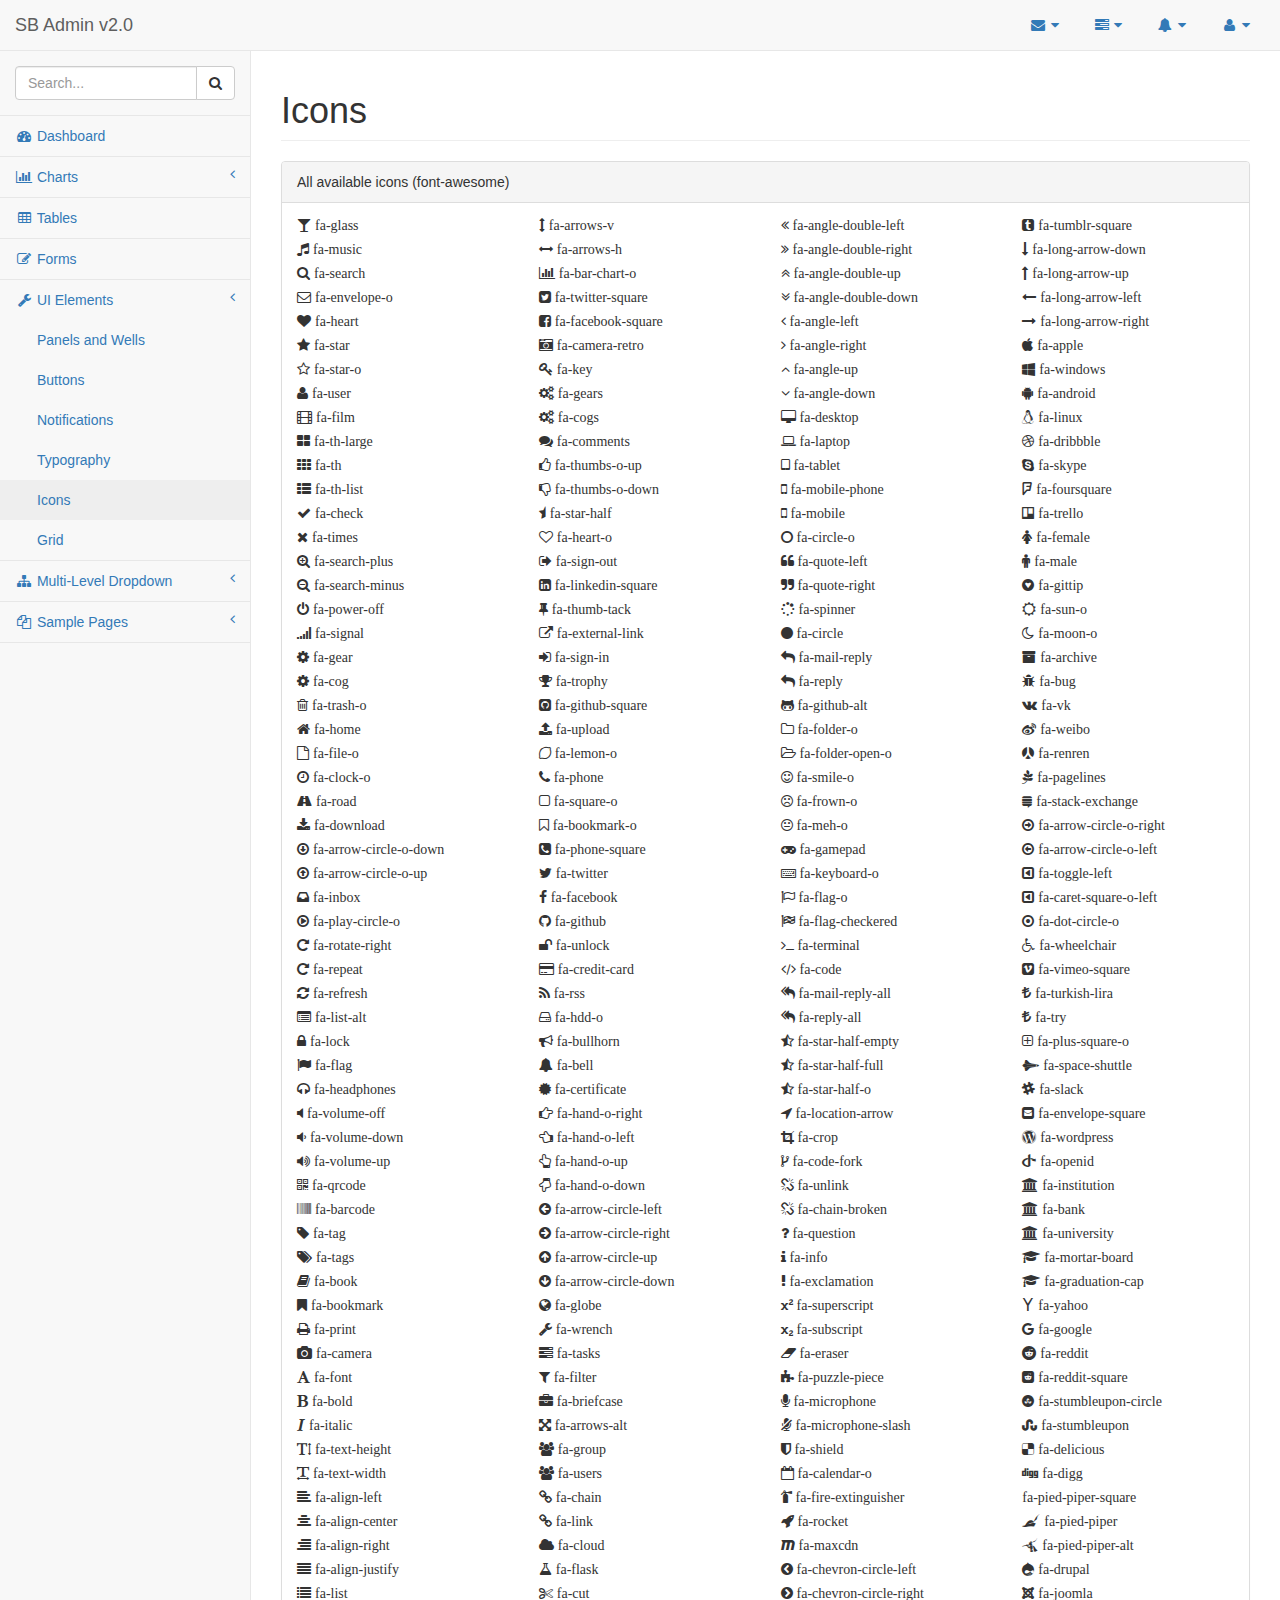
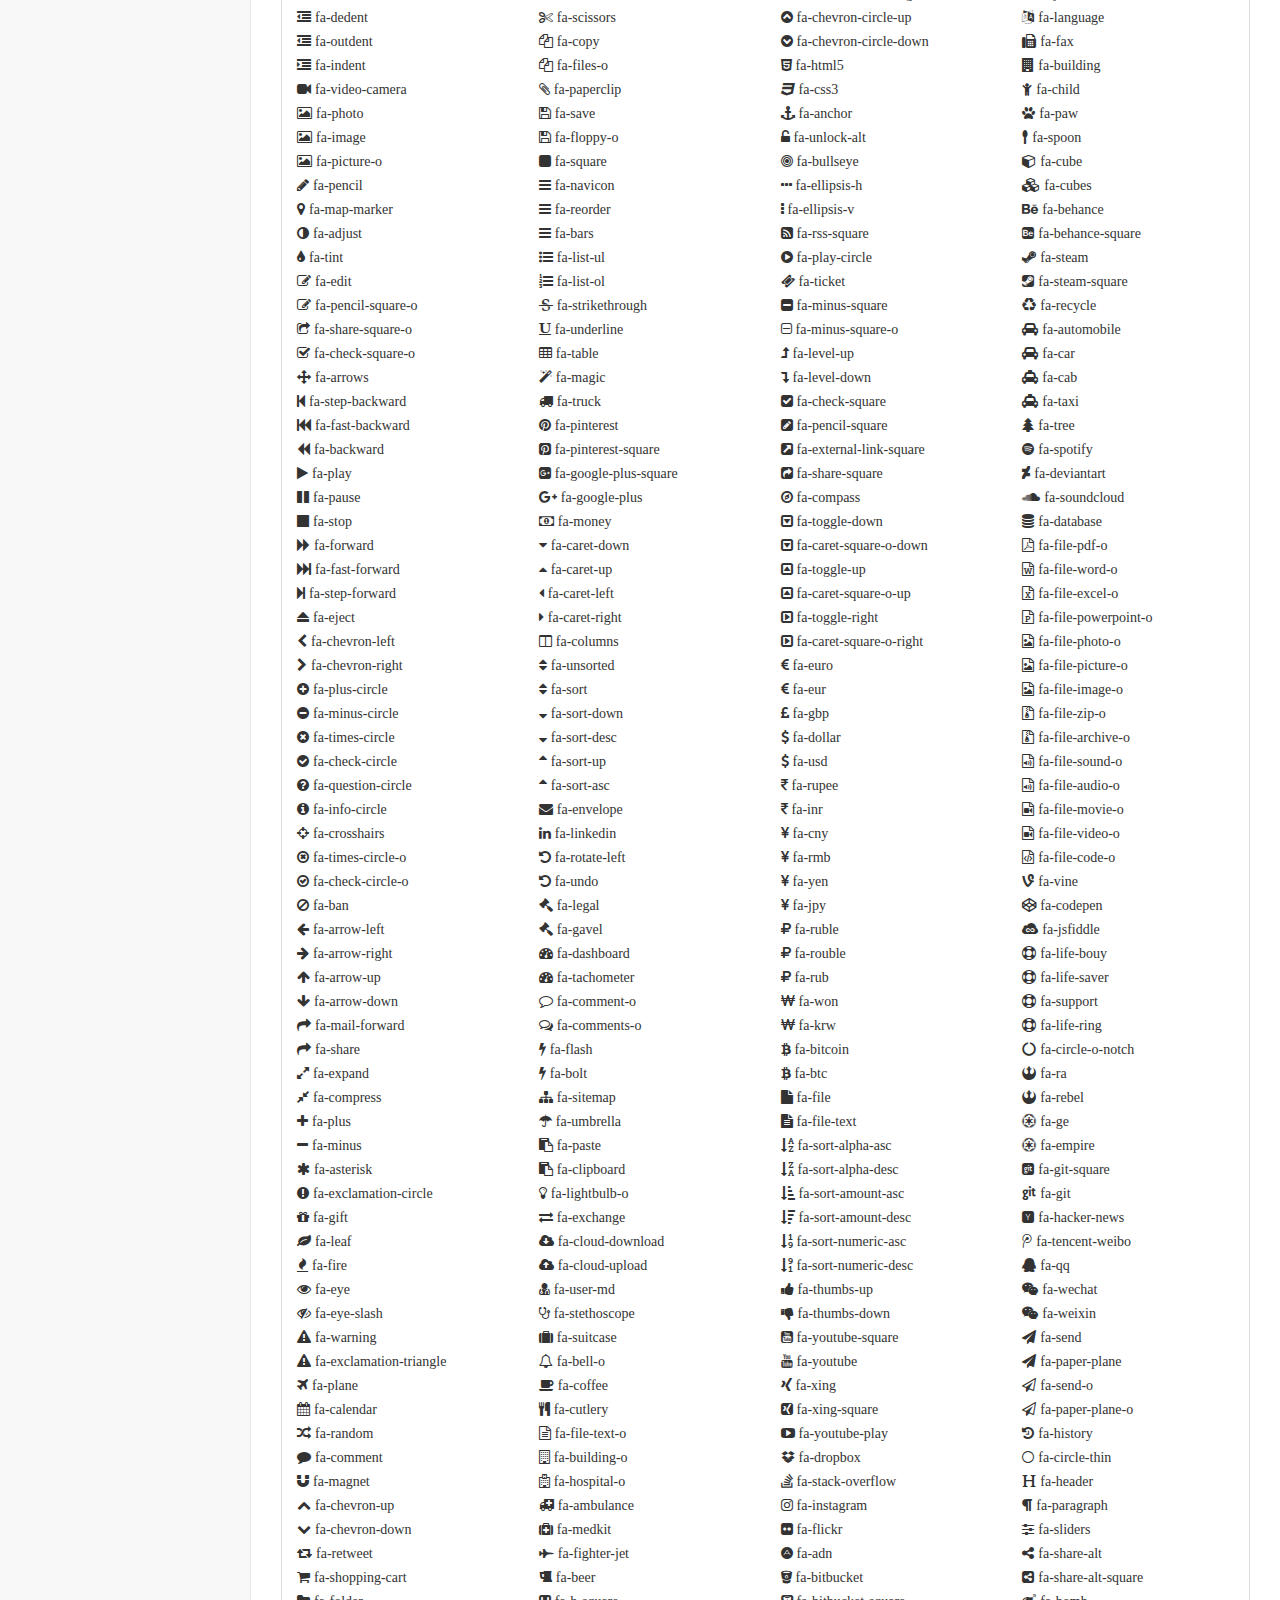
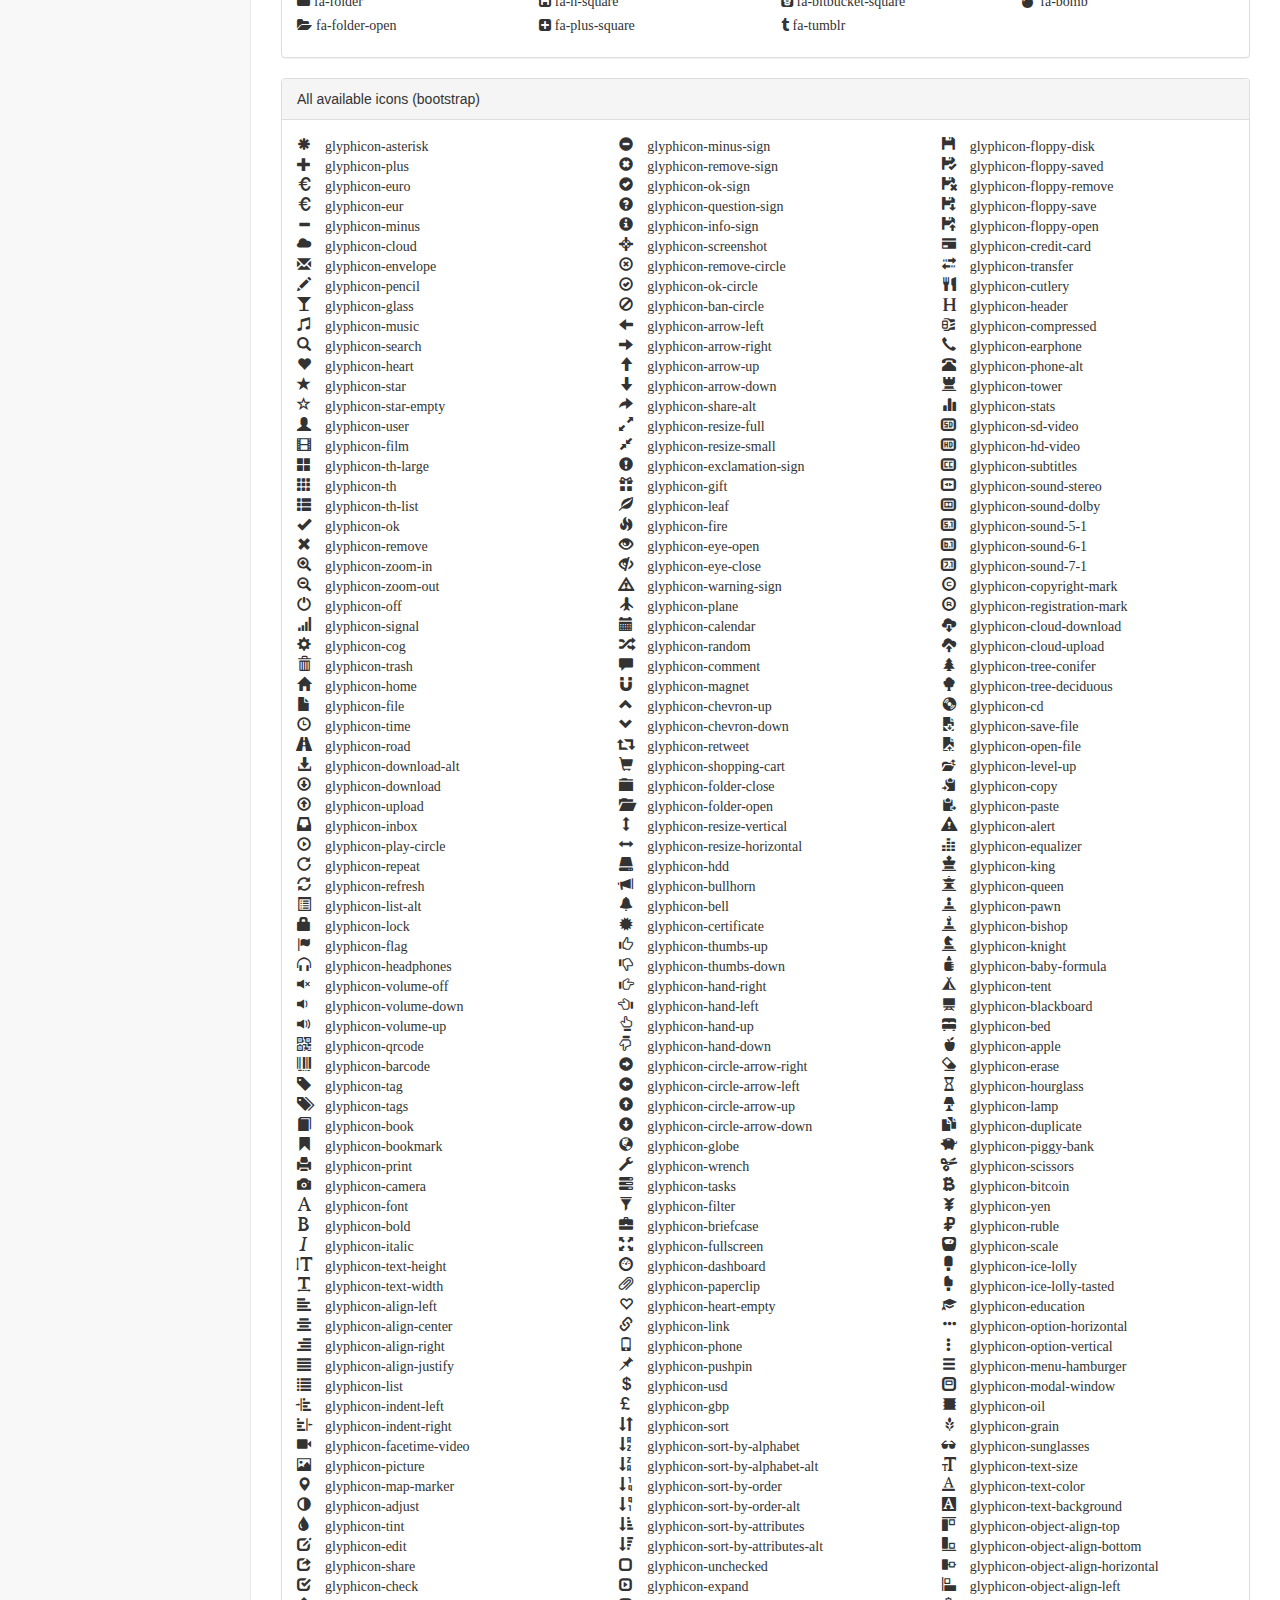
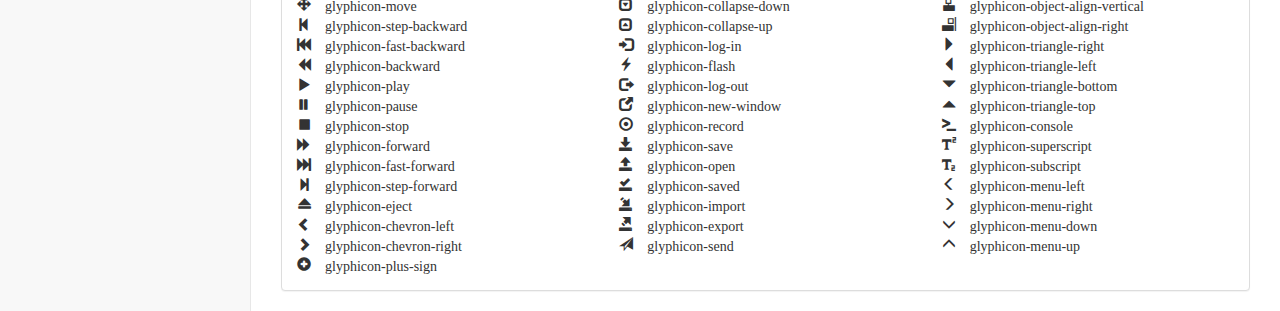
<file: YDE/src/main/webapp/resources/sbadmin2/pages/icons.html>
<!DOCTYPE html>
<html lang="en">

<head>

    <meta charset="utf-8">
    <meta http-equiv="X-UA-Compatible" content="IE=edge">
    <meta name="viewport" content="width=device-width, initial-scale=1">
    <meta name="description" content="">
    <meta name="author" content="">

    <title>SB Admin 2 - Bootstrap Admin Theme</title>

    <!-- Bootstrap Core CSS -->
    <link href="../vendor/bootstrap/css/bootstrap.min.css" rel="stylesheet">

    <!-- MetisMenu CSS -->
    <link href="../vendor/metisMenu/metisMenu.min.css" rel="stylesheet">

    <!-- Custom CSS -->
    <link href="../dist/css/sb-admin-2.css" rel="stylesheet">

    <!-- Custom Fonts -->
    <link href="../vendor/font-awesome/css/font-awesome.min.css" rel="stylesheet" type="text/css">

    <!-- HTML5 Shim and Respond.js IE8 support of HTML5 elements and media queries -->
    <!-- WARNING: Respond.js doesn't work if you view the page via file:// -->
    <!--[if lt IE 9]>
        <script src="https://oss.maxcdn.com/libs/html5shiv/3.7.0/html5shiv.js"></script>
        <script src="https://oss.maxcdn.com/libs/respond.js/1.4.2/respond.min.js"></script>
    <![endif]-->

</head>

<body>

    <div id="wrapper">

        <!-- Navigation -->
        <nav class="navbar navbar-default navbar-static-top" role="navigation" style="margin-bottom: 0">
            <div class="navbar-header">
                <button type="button" class="navbar-toggle" data-toggle="collapse" data-target=".navbar-collapse">
                    <span class="sr-only">Toggle navigation</span>
                    <span class="icon-bar"></span>
                    <span class="icon-bar"></span>
                    <span class="icon-bar"></span>
                </button>
                <a class="navbar-brand" href="index.html">SB Admin v2.0</a>
            </div>
            <!-- /.navbar-header -->

            <ul class="nav navbar-top-links navbar-right">
                <li class="dropdown">
                    <a class="dropdown-toggle" data-toggle="dropdown" href="#">
                        <i class="fa fa-envelope fa-fw"></i> <i class="fa fa-caret-down"></i>
                    </a>
                    <ul class="dropdown-menu dropdown-messages">
                        <li>
                            <a href="#">
                                <div>
                                    <strong>John Smith</strong>
                                    <span class="pull-right text-muted">
                                            <em>Yesterday</em>
                                        </span>
                                </div>
                                <div>Lorem ipsum dolor sit amet, consectetur adipiscing elit. Pellentesque eleifend...</div>
                            </a>
                        </li>
                        <li class="divider"></li>
                        <li>
                            <a href="#">
                                <div>
                                    <strong>John Smith</strong>
                                    <span class="pull-right text-muted">
                                            <em>Yesterday</em>
                                        </span>
                                </div>
                                <div>Lorem ipsum dolor sit amet, consectetur adipiscing elit. Pellentesque eleifend...</div>
                            </a>
                        </li>
                        <li class="divider"></li>
                        <li>
                            <a href="#">
                                <div>
                                    <strong>John Smith</strong>
                                    <span class="pull-right text-muted">
                                            <em>Yesterday</em>
                                        </span>
                                </div>
                                <div>Lorem ipsum dolor sit amet, consectetur adipiscing elit. Pellentesque eleifend...</div>
                            </a>
                        </li>
                        <li class="divider"></li>
                        <li>
                            <a class="text-center" href="#">
                                <strong>Read All Messages</strong>
                                <i class="fa fa-angle-right"></i>
                            </a>
                        </li>
                    </ul>
                    <!-- /.dropdown-messages -->
                </li>
                <!-- /.dropdown -->
                <li class="dropdown">
                    <a class="dropdown-toggle" data-toggle="dropdown" href="#">
                        <i class="fa fa-tasks fa-fw"></i> <i class="fa fa-caret-down"></i>
                    </a>
                    <ul class="dropdown-menu dropdown-tasks">
                        <li>
                            <a href="#">
                                <div>
                                    <p>
                                        <strong>Task 1</strong>
                                        <span class="pull-right text-muted">40% Complete</span>
                                    </p>
                                    <div class="progress progress-striped active">
                                        <div class="progress-bar progress-bar-success" role="progressbar" aria-valuenow="40" aria-valuemin="0" aria-valuemax="100" style="width: 40%">
                                            <span class="sr-only">40% Complete (success)</span>
                                        </div>
                                    </div>
                                </div>
                            </a>
                        </li>
                        <li class="divider"></li>
                        <li>
                            <a href="#">
                                <div>
                                    <p>
                                        <strong>Task 2</strong>
                                        <span class="pull-right text-muted">20% Complete</span>
                                    </p>
                                    <div class="progress progress-striped active">
                                        <div class="progress-bar progress-bar-info" role="progressbar" aria-valuenow="20" aria-valuemin="0" aria-valuemax="100" style="width: 20%">
                                            <span class="sr-only">20% Complete</span>
                                        </div>
                                    </div>
                                </div>
                            </a>
                        </li>
                        <li class="divider"></li>
                        <li>
                            <a href="#">
                                <div>
                                    <p>
                                        <strong>Task 3</strong>
                                        <span class="pull-right text-muted">60% Complete</span>
                                    </p>
                                    <div class="progress progress-striped active">
                                        <div class="progress-bar progress-bar-warning" role="progressbar" aria-valuenow="60" aria-valuemin="0" aria-valuemax="100" style="width: 60%">
                                            <span class="sr-only">60% Complete (warning)</span>
                                        </div>
                                    </div>
                                </div>
                            </a>
                        </li>
                        <li class="divider"></li>
                        <li>
                            <a href="#">
                                <div>
                                    <p>
                                        <strong>Task 4</strong>
                                        <span class="pull-right text-muted">80% Complete</span>
                                    </p>
                                    <div class="progress progress-striped active">
                                        <div class="progress-bar progress-bar-danger" role="progressbar" aria-valuenow="80" aria-valuemin="0" aria-valuemax="100" style="width: 80%">
                                            <span class="sr-only">80% Complete (danger)</span>
                                        </div>
                                    </div>
                                </div>
                            </a>
                        </li>
                        <li class="divider"></li>
                        <li>
                            <a class="text-center" href="#">
                                <strong>See All Tasks</strong>
                                <i class="fa fa-angle-right"></i>
                            </a>
                        </li>
                    </ul>
                    <!-- /.dropdown-tasks -->
                </li>
                <!-- /.dropdown -->
                <li class="dropdown">
                    <a class="dropdown-toggle" data-toggle="dropdown" href="#">
                        <i class="fa fa-bell fa-fw"></i> <i class="fa fa-caret-down"></i>
                    </a>
                    <ul class="dropdown-menu dropdown-alerts">
                        <li>
                            <a href="#">
                                <div>
                                    <i class="fa fa-comment fa-fw"></i> New Comment
                                    <span class="pull-right text-muted small">4 minutes ago</span>
                                </div>
                            </a>
                        </li>
                        <li class="divider"></li>
                        <li>
                            <a href="#">
                                <div>
                                    <i class="fa fa-twitter fa-fw"></i> 3 New Followers
                                    <span class="pull-right text-muted small">12 minutes ago</span>
                                </div>
                            </a>
                        </li>
                        <li class="divider"></li>
                        <li>
                            <a href="#">
                                <div>
                                    <i class="fa fa-envelope fa-fw"></i> Message Sent
                                    <span class="pull-right text-muted small">4 minutes ago</span>
                                </div>
                            </a>
                        </li>
                        <li class="divider"></li>
                        <li>
                            <a href="#">
                                <div>
                                    <i class="fa fa-tasks fa-fw"></i> New Task
                                    <span class="pull-right text-muted small">4 minutes ago</span>
                                </div>
                            </a>
                        </li>
                        <li class="divider"></li>
                        <li>
                            <a href="#">
                                <div>
                                    <i class="fa fa-upload fa-fw"></i> Server Rebooted
                                    <span class="pull-right text-muted small">4 minutes ago</span>
                                </div>
                            </a>
                        </li>
                        <li class="divider"></li>
                        <li>
                            <a class="text-center" href="#">
                                <strong>See All Alerts</strong>
                                <i class="fa fa-angle-right"></i>
                            </a>
                        </li>
                    </ul>
                    <!-- /.dropdown-alerts -->
                </li>
                <!-- /.dropdown -->
                <li class="dropdown">
                    <a class="dropdown-toggle" data-toggle="dropdown" href="#">
                        <i class="fa fa-user fa-fw"></i> <i class="fa fa-caret-down"></i>
                    </a>
                    <ul class="dropdown-menu dropdown-user">
                        <li><a href="#"><i class="fa fa-user fa-fw"></i> User Profile</a>
                        </li>
                        <li><a href="#"><i class="fa fa-gear fa-fw"></i> Settings</a>
                        </li>
                        <li class="divider"></li>
                        <li><a href="login.html"><i class="fa fa-sign-out fa-fw"></i> Logout</a>
                        </li>
                    </ul>
                    <!-- /.dropdown-user -->
                </li>
                <!-- /.dropdown -->
            </ul>
            <!-- /.navbar-top-links -->

            <div class="navbar-default sidebar" role="navigation">
                <div class="sidebar-nav navbar-collapse">
                    <ul class="nav" id="side-menu">
                        <li class="sidebar-search">
                            <div class="input-group custom-search-form">
                                <input type="text" class="form-control" placeholder="Search...">
                                <span class="input-group-btn">
                                    <button class="btn btn-default" type="button">
                                        <i class="fa fa-search"></i>
                                    </button>
                                </span>
                            </div>
                            <!-- /input-group -->
                        </li>
                        <li>
                            <a href="index.html"><i class="fa fa-dashboard fa-fw"></i> Dashboard</a>
                        </li>
                        <li>
                            <a href="#"><i class="fa fa-bar-chart-o fa-fw"></i> Charts<span class="fa arrow"></span></a>
                            <ul class="nav nav-second-level">
                                <li>
                                    <a href="flot.html">Flot Charts</a>
                                </li>
                                <li>
                                    <a href="morris.html">Morris.js Charts</a>
                                </li>
                            </ul>
                            <!-- /.nav-second-level -->
                        </li>
                        <li>
                            <a href="tables.html"><i class="fa fa-table fa-fw"></i> Tables</a>
                        </li>
                        <li>
                            <a href="forms.html"><i class="fa fa-edit fa-fw"></i> Forms</a>
                        </li>
                        <li>
                            <a href="#"><i class="fa fa-wrench fa-fw"></i> UI Elements<span class="fa arrow"></span></a>
                            <ul class="nav nav-second-level">
                                <li>
                                    <a href="panels-wells.html">Panels and Wells</a>
                                </li>
                                <li>
                                    <a href="buttons.html">Buttons</a>
                                </li>
                                <li>
                                    <a href="notifications.html">Notifications</a>
                                </li>
                                <li>
                                    <a href="typography.html">Typography</a>
                                </li>
                                <li>
                                    <a href="icons.html"> Icons</a>
                                </li>
                                <li>
                                    <a href="grid.html">Grid</a>
                                </li>
                            </ul>
                            <!-- /.nav-second-level -->
                        </li>
                        <li>
                            <a href="#"><i class="fa fa-sitemap fa-fw"></i> Multi-Level Dropdown<span class="fa arrow"></span></a>
                            <ul class="nav nav-second-level">
                                <li>
                                    <a href="#">Second Level Item</a>
                                </li>
                                <li>
                                    <a href="#">Second Level Item</a>
                                </li>
                                <li>
                                    <a href="#">Third Level <span class="fa arrow"></span></a>
                                    <ul class="nav nav-third-level">
                                        <li>
                                            <a href="#">Third Level Item</a>
                                        </li>
                                        <li>
                                            <a href="#">Third Level Item</a>
                                        </li>
                                        <li>
                                            <a href="#">Third Level Item</a>
                                        </li>
                                        <li>
                                            <a href="#">Third Level Item</a>
                                        </li>
                                    </ul>
                                    <!-- /.nav-third-level -->
                                </li>
                            </ul>
                            <!-- /.nav-second-level -->
                        </li>
                        <li>
                            <a href="#"><i class="fa fa-files-o fa-fw"></i> Sample Pages<span class="fa arrow"></span></a>
                            <ul class="nav nav-second-level">
                                <li>
                                    <a href="blank.html">Blank Page</a>
                                </li>
                                <li>
                                    <a href="login.html">Login Page</a>
                                </li>
                            </ul>
                            <!-- /.nav-second-level -->
                        </li>
                    </ul>
                </div>
                <!-- /.sidebar-collapse -->
            </div>
            <!-- /.navbar-static-side -->
        </nav>

        <div id="page-wrapper">
            <div class="row">
                <div class="col-lg-12">
                    <h1 class="page-header">Icons</h1>
                </div>
                <!-- /.col-lg-12 -->
            </div>
            <!-- /.row -->
            <div class="row">
                <div class="col-lg-12">
                    <div class="panel panel-default">
                        <div class="panel-heading">
                            All available icons (font-awesome)
                        </div>
                        <div class="panel-body">
                            <div class="row">
                                <div class="fa col-lg-3">
                                    <p class="fa fa-glass"> fa-glass </p>
                                    <br/>
                                    <p class="fa fa-music"> fa-music </p>
                                    <br/>
                                    <p class="fa fa-search"> fa-search </p>
                                    <br/>
                                    <p class="fa fa-envelope-o"> fa-envelope-o </p>
                                    <br/>
                                    <p class="fa fa-heart"> fa-heart </p>
                                    <br/>
                                    <p class="fa fa-star"> fa-star </p>
                                    <br/>
                                    <p class="fa fa-star-o"> fa-star-o </p>
                                    <br/>
                                    <p class="fa fa-user"> fa-user </p>
                                    <br/>
                                    <p class="fa fa-film"> fa-film </p>
                                    <br/>
                                    <p class="fa fa-th-large"> fa-th-large </p>
                                    <br/>
                                    <p class="fa fa-th"> fa-th </p>
                                    <br/>
                                    <p class="fa fa-th-list"> fa-th-list </p>
                                    <br/>
                                    <p class="fa fa-check"> fa-check </p>
                                    <br/>
                                    <p class="fa fa-times"> fa-times </p>
                                    <br/>
                                    <p class="fa fa-search-plus"> fa-search-plus </p>
                                    <br/>
                                    <p class="fa fa-search-minus"> fa-search-minus </p>
                                    <br/>
                                    <p class="fa fa-power-off"> fa-power-off </p>
                                    <br/>
                                    <p class="fa fa-signal"> fa-signal </p>
                                    <br/>
                                    <p class="fa fa-gear"> fa-gear </p>
                                    <br/>
                                    <p class="fa fa-cog"> fa-cog </p>
                                    <br/>
                                    <p class="fa fa-trash-o"> fa-trash-o </p>
                                    <br/>
                                    <p class="fa fa-home"> fa-home </p>
                                    <br/>
                                    <p class="fa fa-file-o"> fa-file-o </p>
                                    <br/>
                                    <p class="fa fa-clock-o"> fa-clock-o </p>
                                    <br/>
                                    <p class="fa fa-road"> fa-road </p>
                                    <br/>
                                    <p class="fa fa-download"> fa-download </p>
                                    <br/>
                                    <p class="fa fa-arrow-circle-o-down"> fa-arrow-circle-o-down </p>
                                    <br/>
                                    <p class="fa fa-arrow-circle-o-up"> fa-arrow-circle-o-up </p>
                                    <br/>
                                    <p class="fa fa-inbox"> fa-inbox </p>
                                    <br/>
                                    <p class="fa fa-play-circle-o"> fa-play-circle-o </p>
                                    <br/>
                                    <p class="fa fa-rotate-right"> fa-rotate-right </p>
                                    <br/>
                                    <p class="fa fa-repeat"> fa-repeat </p>
                                    <br/>
                                    <p class="fa fa-refresh"> fa-refresh </p>
                                    <br/>
                                    <p class="fa fa-list-alt"> fa-list-alt </p>
                                    <br/>
                                    <p class="fa fa-lock"> fa-lock </p>
                                    <br/>
                                    <p class="fa fa-flag"> fa-flag </p>
                                    <br/>
                                    <p class="fa fa-headphones"> fa-headphones </p>
                                    <br/>
                                    <p class="fa fa-volume-off"> fa-volume-off </p>
                                    <br/>
                                    <p class="fa fa-volume-down"> fa-volume-down </p>
                                    <br/>
                                    <p class="fa fa-volume-up"> fa-volume-up </p>
                                    <br/>
                                    <p class="fa fa-qrcode"> fa-qrcode </p>
                                    <br/>
                                    <p class="fa fa-barcode"> fa-barcode </p>
                                    <br/>
                                    <p class="fa fa-tag"> fa-tag </p>
                                    <br/>
                                    <p class="fa fa-tags"> fa-tags </p>
                                    <br/>
                                    <p class="fa fa-book"> fa-book </p>
                                    <br/>
                                    <p class="fa fa-bookmark"> fa-bookmark </p>
                                    <br/>
                                    <p class="fa fa-print"> fa-print </p>
                                    <br/>
                                    <p class="fa fa-camera"> fa-camera </p>
                                    <br/>
                                    <p class="fa fa-font"> fa-font </p>
                                    <br/>
                                    <p class="fa fa-bold"> fa-bold </p>
                                    <br/>
                                    <p class="fa fa-italic"> fa-italic </p>
                                    <br/>
                                    <p class="fa fa-text-height"> fa-text-height </p>
                                    <br/>
                                    <p class="fa fa-text-width"> fa-text-width </p>
                                    <br/>
                                    <p class="fa fa-align-left"> fa-align-left </p>
                                    <br/>
                                    <p class="fa fa-align-center"> fa-align-center </p>
                                    <br/>
                                    <p class="fa fa-align-right"> fa-align-right </p>
                                    <br/>
                                    <p class="fa fa-align-justify"> fa-align-justify </p>
                                    <br/>
                                    <p class="fa fa-list"> fa-list </p>
                                    <br/>
                                    <p class="fa fa-dedent"> fa-dedent </p>
                                    <br/>
                                    <p class="fa fa-outdent"> fa-outdent </p>
                                    <br/>
                                    <p class="fa fa-indent"> fa-indent </p>
                                    <br/>
                                    <p class="fa fa-video-camera"> fa-video-camera </p>
                                    <br/>
                                    <p class="fa fa-photo"> fa-photo </p>
                                    <br/>
                                    <p class="fa fa-image"> fa-image </p>
                                    <br/>
                                    <p class="fa fa-picture-o"> fa-picture-o </p>
                                    <br/>
                                    <p class="fa fa-pencil"> fa-pencil </p>
                                    <br/>
                                    <p class="fa fa-map-marker"> fa-map-marker </p>
                                    <br/>
                                    <p class="fa fa-adjust"> fa-adjust </p>
                                    <br/>
                                    <p class="fa fa-tint"> fa-tint </p>
                                    <br/>
                                    <p class="fa fa-edit"> fa-edit </p>
                                    <br/>
                                    <p class="fa fa-pencil-square-o"> fa-pencil-square-o </p>
                                    <br/>
                                    <p class="fa fa-share-square-o"> fa-share-square-o </p>
                                    <br/>
                                    <p class="fa fa-check-square-o"> fa-check-square-o </p>
                                    <br/>
                                    <p class="fa fa-arrows"> fa-arrows </p>
                                    <br/>
                                    <p class="fa fa-step-backward"> fa-step-backward </p>
                                    <br/>
                                    <p class="fa fa-fast-backward"> fa-fast-backward </p>
                                    <br/>
                                    <p class="fa fa-backward"> fa-backward </p>
                                    <br/>
                                    <p class="fa fa-play"> fa-play </p>
                                    <br/>
                                    <p class="fa fa-pause"> fa-pause </p>
                                    <br/>
                                    <p class="fa fa-stop"> fa-stop </p>
                                    <br/>
                                    <p class="fa fa-forward"> fa-forward </p>
                                    <br/>
                                    <p class="fa fa-fast-forward"> fa-fast-forward </p>
                                    <br/>
                                    <p class="fa fa-step-forward"> fa-step-forward </p>
                                    <br/>
                                    <p class="fa fa-eject"> fa-eject </p>
                                    <br/>
                                    <p class="fa fa-chevron-left"> fa-chevron-left </p>
                                    <br/>
                                    <p class="fa fa-chevron-right"> fa-chevron-right </p>
                                    <br/>
                                    <p class="fa fa-plus-circle"> fa-plus-circle </p>
                                    <br/>
                                    <p class="fa fa-minus-circle"> fa-minus-circle </p>
                                    <br/>
                                    <p class="fa fa-times-circle"> fa-times-circle </p>
                                    <br/>
                                    <p class="fa fa-check-circle"> fa-check-circle </p>
                                    <br/>
                                    <p class="fa fa-question-circle"> fa-question-circle </p>
                                    <br/>
                                    <p class="fa fa-info-circle"> fa-info-circle </p>
                                    <br/>
                                    <p class="fa fa-crosshairs"> fa-crosshairs </p>
                                    <br/>
                                    <p class="fa fa-times-circle-o"> fa-times-circle-o </p>
                                    <br/>
                                    <p class="fa fa-check-circle-o"> fa-check-circle-o </p>
                                    <br/>
                                    <p class="fa fa-ban"> fa-ban </p>
                                    <br/>
                                    <p class="fa fa-arrow-left"> fa-arrow-left </p>
                                    <br/>
                                    <p class="fa fa-arrow-right"> fa-arrow-right </p>
                                    <br/>
                                    <p class="fa fa-arrow-up"> fa-arrow-up </p>
                                    <br/>
                                    <p class="fa fa-arrow-down"> fa-arrow-down </p>
                                    <br/>
                                    <p class="fa fa-mail-forward"> fa-mail-forward </p>
                                    <br/>
                                    <p class="fa fa-share"> fa-share </p>
                                    <br/>
                                    <p class="fa fa-expand"> fa-expand </p>
                                    <br/>
                                    <p class="fa fa-compress"> fa-compress </p>
                                    <br/>
                                    <p class="fa fa-plus"> fa-plus </p>
                                    <br/>
                                    <p class="fa fa-minus"> fa-minus </p>
                                    <br/>
                                    <p class="fa fa-asterisk"> fa-asterisk </p>
                                    <br/>
                                    <p class="fa fa-exclamation-circle"> fa-exclamation-circle </p>
                                    <br/>
                                    <p class="fa fa-gift"> fa-gift </p>
                                    <br/>
                                    <p class="fa fa-leaf"> fa-leaf </p>
                                    <br/>
                                    <p class="fa fa-fire"> fa-fire </p>
                                    <br/>
                                    <p class="fa fa-eye"> fa-eye </p>
                                    <br/>
                                    <p class="fa fa-eye-slash"> fa-eye-slash </p>
                                    <br/>
                                    <p class="fa fa-warning"> fa-warning </p>
                                    <br/>
                                    <p class="fa fa-exclamation-triangle"> fa-exclamation-triangle </p>
                                    <br/>
                                    <p class="fa fa-plane"> fa-plane </p>
                                    <br/>
                                    <p class="fa fa-calendar"> fa-calendar </p>
                                    <br/>
                                    <p class="fa fa-random"> fa-random </p>
                                    <br/>
                                    <p class="fa fa-comment"> fa-comment </p>
                                    <br/>
                                    <p class="fa fa-magnet"> fa-magnet </p>
                                    <br/>
                                    <p class="fa fa-chevron-up"> fa-chevron-up </p>
                                    <br/>
                                    <p class="fa fa-chevron-down"> fa-chevron-down </p>
                                    <br/>
                                    <p class="fa fa-retweet"> fa-retweet </p>
                                    <br/>
                                    <p class="fa fa-shopping-cart"> fa-shopping-cart </p>
                                    <br/>
                                    <p class="fa fa-folder"> fa-folder </p>
                                    <br/>
                                    <p class="fa fa-folder-open"> fa-folder-open </p>
                                    <br/>
                                </div>
                                <!-- /.col-lg-6 (nested) -->
                                <div class="fa col-lg-3">
                                    <p class="fa fa-arrows-v"> fa-arrows-v </p>
                                    <br/>
                                    <p class="fa fa-arrows-h"> fa-arrows-h </p>
                                    <br/>
                                    <p class="fa fa-bar-chart-o"> fa-bar-chart-o </p>
                                    <br/>
                                    <p class="fa fa-twitter-square"> fa-twitter-square </p>
                                    <br/>
                                    <p class="fa fa-facebook-square"> fa-facebook-square </p>
                                    <br/>
                                    <p class="fa fa-camera-retro"> fa-camera-retro </p>
                                    <br/>
                                    <p class="fa fa-key"> fa-key </p>
                                    <br/>
                                    <p class="fa fa-gears"> fa-gears </p>
                                    <br/>
                                    <p class="fa fa-cogs"> fa-cogs </p>
                                    <br/>
                                    <p class="fa fa-comments"> fa-comments </p>
                                    <br/>
                                    <p class="fa fa-thumbs-o-up"> fa-thumbs-o-up </p>
                                    <br/>
                                    <p class="fa fa-thumbs-o-down"> fa-thumbs-o-down </p>
                                    <br/>
                                    <p class="fa fa-star-half"> fa-star-half </p>
                                    <br/>
                                    <p class="fa fa-heart-o"> fa-heart-o </p>
                                    <br/>
                                    <p class="fa fa-sign-out"> fa-sign-out </p>
                                    <br/>
                                    <p class="fa fa-linkedin-square"> fa-linkedin-square </p>
                                    <br/>
                                    <p class="fa fa-thumb-tack"> fa-thumb-tack </p>
                                    <br/>
                                    <p class="fa fa-external-link"> fa-external-link </p>
                                    <br/>
                                    <p class="fa fa-sign-in"> fa-sign-in </p>
                                    <br/>
                                    <p class="fa fa-trophy"> fa-trophy </p>
                                    <br/>
                                    <p class="fa fa-github-square"> fa-github-square </p>
                                    <br/>
                                    <p class="fa fa-upload"> fa-upload </p>
                                    <br/>
                                    <p class="fa fa-lemon-o"> fa-lemon-o </p>
                                    <br/>
                                    <p class="fa fa-phone"> fa-phone </p>
                                    <br/>
                                    <p class="fa fa-square-o"> fa-square-o </p>
                                    <br/>
                                    <p class="fa fa-bookmark-o"> fa-bookmark-o </p>
                                    <br/>
                                    <p class="fa fa-phone-square"> fa-phone-square </p>
                                    <br/>
                                    <p class="fa fa-twitter"> fa-twitter </p>
                                    <br/>
                                    <p class="fa fa-facebook"> fa-facebook </p>
                                    <br/>
                                    <p class="fa fa-github"> fa-github </p>
                                    <br/>
                                    <p class="fa fa-unlock"> fa-unlock </p>
                                    <br/>
                                    <p class="fa fa-credit-card"> fa-credit-card </p>
                                    <br/>
                                    <p class="fa fa-rss"> fa-rss </p>
                                    <br/>
                                    <p class="fa fa-hdd-o"> fa-hdd-o </p>
                                    <br/>
                                    <p class="fa fa-bullhorn"> fa-bullhorn </p>
                                    <br/>
                                    <p class="fa fa-bell"> fa-bell </p>
                                    <br/>
                                    <p class="fa fa-certificate"> fa-certificate </p>
                                    <br/>
                                    <p class="fa fa-hand-o-right"> fa-hand-o-right </p>
                                    <br/>
                                    <p class="fa fa-hand-o-left"> fa-hand-o-left </p>
                                    <br/>
                                    <p class="fa fa-hand-o-up"> fa-hand-o-up </p>
                                    <br/>
                                    <p class="fa fa-hand-o-down"> fa-hand-o-down </p>
                                    <br/>
                                    <p class="fa fa-arrow-circle-left"> fa-arrow-circle-left </p>
                                    <br/>
                                    <p class="fa fa-arrow-circle-right"> fa-arrow-circle-right </p>
                                    <br/>
                                    <p class="fa fa-arrow-circle-up"> fa-arrow-circle-up </p>
                                    <br/>
                                    <p class="fa fa-arrow-circle-down"> fa-arrow-circle-down </p>
                                    <br/>
                                    <p class="fa fa-globe"> fa-globe </p>
                                    <br/>
                                    <p class="fa fa-wrench"> fa-wrench </p>
                                    <br/>
                                    <p class="fa fa-tasks"> fa-tasks </p>
                                    <br/>
                                    <p class="fa fa-filter"> fa-filter </p>
                                    <br/>
                                    <p class="fa fa-briefcase"> fa-briefcase </p>
                                    <br/>
                                    <p class="fa fa-arrows-alt"> fa-arrows-alt </p>
                                    <br/>
                                    <p class="fa fa-group"> fa-group </p>
                                    <br/>
                                    <p class="fa fa-users"> fa-users </p>
                                    <br/>
                                    <p class="fa fa-chain"> fa-chain </p>
                                    <br/>
                                    <p class="fa fa-link"> fa-link </p>
                                    <br/>
                                    <p class="fa fa-cloud"> fa-cloud </p>
                                    <br/>
                                    <p class="fa fa-flask"> fa-flask </p>
                                    <br/>
                                    <p class="fa fa-cut"> fa-cut </p>
                                    <br/>
                                    <p class="fa fa-scissors"> fa-scissors </p>
                                    <br/>
                                    <p class="fa fa-copy"> fa-copy </p>
                                    <br/>
                                    <p class="fa fa-files-o"> fa-files-o </p>
                                    <br/>
                                    <p class="fa fa-paperclip"> fa-paperclip </p>
                                    <br/>
                                    <p class="fa fa-save"> fa-save </p>
                                    <br/>
                                    <p class="fa fa-floppy-o"> fa-floppy-o </p>
                                    <br/>
                                    <p class="fa fa-square"> fa-square </p>
                                    <br/>
                                    <p class="fa fa-navicon"> fa-navicon </p>
                                    <br/>
                                    <p class="fa fa-reorder"> fa-reorder </p>
                                    <br/>
                                    <p class="fa fa-bars"> fa-bars </p>
                                    <br/>
                                    <p class="fa fa-list-ul"> fa-list-ul </p>
                                    <br/>
                                    <p class="fa fa-list-ol"> fa-list-ol </p>
                                    <br/>
                                    <p class="fa fa-strikethrough"> fa-strikethrough </p>
                                    <br/>
                                    <p class="fa fa-underline"> fa-underline </p>
                                    <br/>
                                    <p class="fa fa-table"> fa-table </p>
                                    <br/>
                                    <p class="fa fa-magic"> fa-magic </p>
                                    <br/>
                                    <p class="fa fa-truck"> fa-truck </p>
                                    <br/>
                                    <p class="fa fa-pinterest"> fa-pinterest </p>
                                    <br/>
                                    <p class="fa fa-pinterest-square"> fa-pinterest-square </p>
                                    <br/>
                                    <p class="fa fa-google-plus-square"> fa-google-plus-square </p>
                                    <br/>
                                    <p class="fa fa-google-plus"> fa-google-plus </p>
                                    <br/>
                                    <p class="fa fa-money"> fa-money </p>
                                    <br/>
                                    <p class="fa fa-caret-down"> fa-caret-down </p>
                                    <br/>
                                    <p class="fa fa-caret-up"> fa-caret-up </p>
                                    <br/>
                                    <p class="fa fa-caret-left"> fa-caret-left </p>
                                    <br/>
                                    <p class="fa fa-caret-right"> fa-caret-right </p>
                                    <br/>
                                    <p class="fa fa-columns"> fa-columns </p>
                                    <br/>
                                    <p class="fa fa-unsorted"> fa-unsorted </p>
                                    <br/>
                                    <p class="fa fa-sort"> fa-sort </p>
                                    <br/>
                                    <p class="fa fa-sort-down"> fa-sort-down </p>
                                    <br/>
                                    <p class="fa fa-sort-desc"> fa-sort-desc </p>
                                    <br/>
                                    <p class="fa fa-sort-up"> fa-sort-up </p>
                                    <br/>
                                    <p class="fa fa-sort-asc"> fa-sort-asc </p>
                                    <br/>
                                    <p class="fa fa-envelope"> fa-envelope </p>
                                    <br/>
                                    <p class="fa fa-linkedin"> fa-linkedin </p>
                                    <br/>
                                    <p class="fa fa-rotate-left"> fa-rotate-left </p>
                                    <br/>
                                    <p class="fa fa-undo"> fa-undo </p>
                                    <br/>
                                    <p class="fa fa-legal"> fa-legal </p>
                                    <br/>
                                    <p class="fa fa-gavel"> fa-gavel </p>
                                    <br/>
                                    <p class="fa fa-dashboard"> fa-dashboard </p>
                                    <br/>
                                    <p class="fa fa-tachometer"> fa-tachometer </p>
                                    <br/>
                                    <p class="fa fa-comment-o"> fa-comment-o </p>
                                    <br/>
                                    <p class="fa fa-comments-o"> fa-comments-o </p>
                                    <br/>
                                    <p class="fa fa-flash"> fa-flash </p>
                                    <br/>
                                    <p class="fa fa-bolt"> fa-bolt </p>
                                    <br/>
                                    <p class="fa fa-sitemap"> fa-sitemap </p>
                                    <br/>
                                    <p class="fa fa-umbrella"> fa-umbrella </p>
                                    <br/>
                                    <p class="fa fa-paste"> fa-paste </p>
                                    <br/>
                                    <p class="fa fa-clipboard"> fa-clipboard </p>
                                    <br/>
                                    <p class="fa fa-lightbulb-o"> fa-lightbulb-o </p>
                                    <br/>
                                    <p class="fa fa-exchange"> fa-exchange </p>
                                    <br/>
                                    <p class="fa fa-cloud-download"> fa-cloud-download </p>
                                    <br/>
                                    <p class="fa fa-cloud-upload"> fa-cloud-upload </p>
                                    <br/>
                                    <p class="fa fa-user-md"> fa-user-md </p>
                                    <br/>
                                    <p class="fa fa-stethoscope"> fa-stethoscope </p>
                                    <br/>
                                    <p class="fa fa-suitcase"> fa-suitcase </p>
                                    <br/>
                                    <p class="fa fa-bell-o"> fa-bell-o </p>
                                    <br/>
                                    <p class="fa fa-coffee"> fa-coffee </p>
                                    <br/>
                                    <p class="fa fa-cutlery"> fa-cutlery </p>
                                    <br/>
                                    <p class="fa fa-file-text-o"> fa-file-text-o </p>
                                    <br/>
                                    <p class="fa fa-building-o"> fa-building-o </p>
                                    <br/>
                                    <p class="fa fa-hospital-o"> fa-hospital-o </p>
                                    <br/>
                                    <p class="fa fa-ambulance"> fa-ambulance </p>
                                    <br/>
                                    <p class="fa fa-medkit"> fa-medkit </p>
                                    <br/>
                                    <p class="fa fa-fighter-jet"> fa-fighter-jet </p>
                                    <br/>
                                    <p class="fa fa-beer"> fa-beer </p>
                                    <br/>
                                    <p class="fa fa-h-square"> fa-h-square </p>
                                    <br/>
                                    <p class="fa fa-plus-square"> fa-plus-square </p>
                                    <br/>
                                </div>
                                <div class="fa col-lg-3">
                                    <p class="fa fa-angle-double-left"> fa-angle-double-left </p>
                                    <br/>
                                    <p class="fa fa-angle-double-right"> fa-angle-double-right </p>
                                    <br/>
                                    <p class="fa fa-angle-double-up"> fa-angle-double-up </p>
                                    <br/>
                                    <p class="fa fa-angle-double-down"> fa-angle-double-down </p>
                                    <br/>
                                    <p class="fa fa-angle-left"> fa-angle-left </p>
                                    <br/>
                                    <p class="fa fa-angle-right"> fa-angle-right </p>
                                    <br/>
                                    <p class="fa fa-angle-up"> fa-angle-up </p>
                                    <br/>
                                    <p class="fa fa-angle-down"> fa-angle-down </p>
                                    <br/>
                                    <p class="fa fa-desktop"> fa-desktop </p>
                                    <br/>
                                    <p class="fa fa-laptop"> fa-laptop </p>
                                    <br/>
                                    <p class="fa fa-tablet"> fa-tablet </p>
                                    <br/>
                                    <p class="fa fa-mobile-phone"> fa-mobile-phone </p>
                                    <br/>
                                    <p class="fa fa-mobile"> fa-mobile </p>
                                    <br/>
                                    <p class="fa fa-circle-o"> fa-circle-o </p>
                                    <br/>
                                    <p class="fa fa-quote-left"> fa-quote-left </p>
                                    <br/>
                                    <p class="fa fa-quote-right"> fa-quote-right </p>
                                    <br/>
                                    <p class="fa fa-spinner"> fa-spinner </p>
                                    <br/>
                                    <p class="fa fa-circle"> fa-circle </p>
                                    <br/>
                                    <p class="fa fa-mail-reply"> fa-mail-reply </p>
                                    <br/>
                                    <p class="fa fa-reply"> fa-reply </p>
                                    <br/>
                                    <p class="fa fa-github-alt"> fa-github-alt </p>
                                    <br/>
                                    <p class="fa fa-folder-o"> fa-folder-o </p>
                                    <br/>
                                    <p class="fa fa-folder-open-o"> fa-folder-open-o </p>
                                    <br/>
                                    <p class="fa fa-smile-o"> fa-smile-o </p>
                                    <br/>
                                    <p class="fa fa-frown-o"> fa-frown-o </p>
                                    <br/>
                                    <p class="fa fa-meh-o"> fa-meh-o </p>
                                    <br/>
                                    <p class="fa fa-gamepad"> fa-gamepad </p>
                                    <br/>
                                    <p class="fa fa-keyboard-o"> fa-keyboard-o </p>
                                    <br/>
                                    <p class="fa fa-flag-o"> fa-flag-o </p>
                                    <br/>
                                    <p class="fa fa-flag-checkered"> fa-flag-checkered </p>
                                    <br/>
                                    <p class="fa fa-terminal"> fa-terminal </p>
                                    <br/>
                                    <p class="fa fa-code"> fa-code </p>
                                    <br/>
                                    <p class="fa fa-mail-reply-all"> fa-mail-reply-all </p>
                                    <br/>
                                    <p class="fa fa-reply-all"> fa-reply-all </p>
                                    <br/>
                                    <p class="fa fa-star-half-empty"> fa-star-half-empty </p>
                                    <br/>
                                    <p class="fa fa-star-half-full"> fa-star-half-full </p>
                                    <br/>
                                    <p class="fa fa-star-half-o"> fa-star-half-o </p>
                                    <br/>
                                    <p class="fa fa-location-arrow"> fa-location-arrow </p>
                                    <br/>
                                    <p class="fa fa-crop"> fa-crop </p>
                                    <br/>
                                    <p class="fa fa-code-fork"> fa-code-fork </p>
                                    <br/>
                                    <p class="fa fa-unlink"> fa-unlink </p>
                                    <br/>
                                    <p class="fa fa-chain-broken"> fa-chain-broken </p>
                                    <br/>
                                    <p class="fa fa-question"> fa-question </p>
                                    <br/>
                                    <p class="fa fa-info"> fa-info </p>
                                    <br/>
                                    <p class="fa fa-exclamation"> fa-exclamation </p>
                                    <br/>
                                    <p class="fa fa-superscript"> fa-superscript </p>
                                    <br/>
                                    <p class="fa fa-subscript"> fa-subscript </p>
                                    <br/>
                                    <p class="fa fa-eraser"> fa-eraser </p>
                                    <br/>
                                    <p class="fa fa-puzzle-piece"> fa-puzzle-piece </p>
                                    <br/>
                                    <p class="fa fa-microphone"> fa-microphone </p>
                                    <br/>
                                    <p class="fa fa-microphone-slash"> fa-microphone-slash </p>
                                    <br/>
                                    <p class="fa fa-shield"> fa-shield </p>
                                    <br/>
                                    <p class="fa fa-calendar-o"> fa-calendar-o </p>
                                    <br/>
                                    <p class="fa fa-fire-extinguisher"> fa-fire-extinguisher </p>
                                    <br/>
                                    <p class="fa fa-rocket"> fa-rocket </p>
                                    <br/>
                                    <p class="fa fa-maxcdn"> fa-maxcdn </p>
                                    <br/>
                                    <p class="fa fa-chevron-circle-left"> fa-chevron-circle-left </p>
                                    <br/>
                                    <p class="fa fa-chevron-circle-right"> fa-chevron-circle-right </p>
                                    <br/>
                                    <p class="fa fa-chevron-circle-up"> fa-chevron-circle-up </p>
                                    <br/>
                                    <p class="fa fa-chevron-circle-down"> fa-chevron-circle-down </p>
                                    <br/>
                                    <p class="fa fa-html5"> fa-html5 </p>
                                    <br/>
                                    <p class="fa fa-css3"> fa-css3 </p>
                                    <br/>
                                    <p class="fa fa-anchor"> fa-anchor </p>
                                    <br/>
                                    <p class="fa fa-unlock-alt"> fa-unlock-alt </p>
                                    <br/>
                                    <p class="fa fa-bullseye"> fa-bullseye </p>
                                    <br/>
                                    <p class="fa fa-ellipsis-h"> fa-ellipsis-h </p>
                                    <br/>
                                    <p class="fa fa-ellipsis-v"> fa-ellipsis-v </p>
                                    <br/>
                                    <p class="fa fa-rss-square"> fa-rss-square </p>
                                    <br/>
                                    <p class="fa fa-play-circle"> fa-play-circle </p>
                                    <br/>
                                    <p class="fa fa-ticket"> fa-ticket </p>
                                    <br/>
                                    <p class="fa fa-minus-square"> fa-minus-square </p>
                                    <br/>
                                    <p class="fa fa-minus-square-o"> fa-minus-square-o </p>
                                    <br/>
                                    <p class="fa fa-level-up"> fa-level-up </p>
                                    <br/>
                                    <p class="fa fa-level-down"> fa-level-down </p>
                                    <br/>
                                    <p class="fa fa-check-square"> fa-check-square </p>
                                    <br/>
                                    <p class="fa fa-pencil-square"> fa-pencil-square </p>
                                    <br/>
                                    <p class="fa fa-external-link-square"> fa-external-link-square </p>
                                    <br/>
                                    <p class="fa fa-share-square"> fa-share-square </p>
                                    <br/>
                                    <p class="fa fa-compass"> fa-compass </p>
                                    <br/>
                                    <p class="fa fa-toggle-down"> fa-toggle-down </p>
                                    <br/>
                                    <p class="fa fa-caret-square-o-down"> fa-caret-square-o-down </p>
                                    <br/>
                                    <p class="fa fa-toggle-up"> fa-toggle-up </p>
                                    <br/>
                                    <p class="fa fa-caret-square-o-up"> fa-caret-square-o-up </p>
                                    <br/>
                                    <p class="fa fa-toggle-right"> fa-toggle-right </p>
                                    <br/>
                                    <p class="fa fa-caret-square-o-right"> fa-caret-square-o-right </p>
                                    <br/>
                                    <p class="fa fa-euro"> fa-euro </p>
                                    <br/>
                                    <p class="fa fa-eur"> fa-eur </p>
                                    <br/>
                                    <p class="fa fa-gbp"> fa-gbp </p>
                                    <br/>
                                    <p class="fa fa-dollar"> fa-dollar </p>
                                    <br/>
                                    <p class="fa fa-usd"> fa-usd </p>
                                    <br/>
                                    <p class="fa fa-rupee"> fa-rupee </p>
                                    <br/>
                                    <p class="fa fa-inr"> fa-inr </p>
                                    <br/>
                                    <p class="fa fa-cny"> fa-cny </p>
                                    <br/>
                                    <p class="fa fa-rmb"> fa-rmb </p>
                                    <br/>
                                    <p class="fa fa-yen"> fa-yen </p>
                                    <br/>
                                    <p class="fa fa-jpy"> fa-jpy </p>
                                    <br/>
                                    <p class="fa fa-ruble"> fa-ruble </p>
                                    <br/>
                                    <p class="fa fa-rouble"> fa-rouble </p>
                                    <br/>
                                    <p class="fa fa-rub"> fa-rub </p>
                                    <br/>
                                    <p class="fa fa-won"> fa-won </p>
                                    <br/>
                                    <p class="fa fa-krw"> fa-krw </p>
                                    <br/>
                                    <p class="fa fa-bitcoin"> fa-bitcoin </p>
                                    <br/>
                                    <p class="fa fa-btc"> fa-btc </p>
                                    <br/>
                                    <p class="fa fa-file"> fa-file </p>
                                    <br/>
                                    <p class="fa fa-file-text"> fa-file-text </p>
                                    <br/>
                                    <p class="fa fa-sort-alpha-asc"> fa-sort-alpha-asc </p>
                                    <br/>
                                    <p class="fa fa-sort-alpha-desc"> fa-sort-alpha-desc </p>
                                    <br/>
                                    <p class="fa fa-sort-amount-asc"> fa-sort-amount-asc </p>
                                    <br/>
                                    <p class="fa fa-sort-amount-desc"> fa-sort-amount-desc </p>
                                    <br/>
                                    <p class="fa fa-sort-numeric-asc"> fa-sort-numeric-asc </p>
                                    <br/>
                                    <p class="fa fa-sort-numeric-desc"> fa-sort-numeric-desc </p>
                                    <br/>
                                    <p class="fa fa-thumbs-up"> fa-thumbs-up </p>
                                    <br/>
                                    <p class="fa fa-thumbs-down"> fa-thumbs-down </p>
                                    <br/>
                                    <p class="fa fa-youtube-square"> fa-youtube-square </p>
                                    <br/>
                                    <p class="fa fa-youtube"> fa-youtube </p>
                                    <br/>
                                    <p class="fa fa-xing"> fa-xing </p>
                                    <br/>
                                    <p class="fa fa-xing-square"> fa-xing-square </p>
                                    <br/>
                                    <p class="fa fa-youtube-play"> fa-youtube-play </p>
                                    <br/>
                                    <p class="fa fa-dropbox"> fa-dropbox </p>
                                    <br/>
                                    <p class="fa fa-stack-overflow"> fa-stack-overflow </p>
                                    <br/>
                                    <p class="fa fa-instagram"> fa-instagram </p>
                                    <br/>
                                    <p class="fa fa-flickr"> fa-flickr </p>
                                    <br/>
                                    <p class="fa fa-adn"> fa-adn </p>
                                    <br/>
                                    <p class="fa fa-bitbucket"> fa-bitbucket </p>
                                    <br/>
                                    <p class="fa fa-bitbucket-square"> fa-bitbucket-square </p>
                                    <br/>
                                    <p class="fa fa-tumblr"> fa-tumblr </p>
                                    <br/>
                                </div>
                                <div class="fa col-lg-3">
                                    <p class="fa fa-tumblr-square"> fa-tumblr-square </p>
                                    <br/>
                                    <p class="fa fa-long-arrow-down"> fa-long-arrow-down </p>
                                    <br/>
                                    <p class="fa fa-long-arrow-up"> fa-long-arrow-up </p>
                                    <br/>
                                    <p class="fa fa-long-arrow-left"> fa-long-arrow-left </p>
                                    <br/>
                                    <p class="fa fa-long-arrow-right"> fa-long-arrow-right </p>
                                    <br/>
                                    <p class="fa fa-apple"> fa-apple </p>
                                    <br/>
                                    <p class="fa fa-windows"> fa-windows </p>
                                    <br/>
                                    <p class="fa fa-android"> fa-android </p>
                                    <br/>
                                    <p class="fa fa-linux"> fa-linux </p>
                                    <br/>
                                    <p class="fa fa-dribbble"> fa-dribbble </p>
                                    <br/>
                                    <p class="fa fa-skype"> fa-skype </p>
                                    <br/>
                                    <p class="fa fa-foursquare"> fa-foursquare </p>
                                    <br/>
                                    <p class="fa fa-trello"> fa-trello </p>
                                    <br/>
                                    <p class="fa fa-female"> fa-female </p>
                                    <br/>
                                    <p class="fa fa-male"> fa-male </p>
                                    <br/>
                                    <p class="fa fa-gittip"> fa-gittip </p>
                                    <br/>
                                    <p class="fa fa-sun-o"> fa-sun-o </p>
                                    <br/>
                                    <p class="fa fa-moon-o"> fa-moon-o </p>
                                    <br/>
                                    <p class="fa fa-archive"> fa-archive </p>
                                    <br/>
                                    <p class="fa fa-bug"> fa-bug </p>
                                    <br/>
                                    <p class="fa fa-vk"> fa-vk </p>
                                    <br/>
                                    <p class="fa fa-weibo"> fa-weibo </p>
                                    <br/>
                                    <p class="fa fa-renren"> fa-renren </p>
                                    <br/>
                                    <p class="fa fa-pagelines"> fa-pagelines </p>
                                    <br/>
                                    <p class="fa fa-stack-exchange"> fa-stack-exchange </p>
                                    <br/>
                                    <p class="fa fa-arrow-circle-o-right"> fa-arrow-circle-o-right </p>
                                    <br/>
                                    <p class="fa fa-arrow-circle-o-left"> fa-arrow-circle-o-left </p>
                                    <br/>
                                    <p class="fa fa-toggle-left"> fa-toggle-left </p>
                                    <br/>
                                    <p class="fa fa-caret-square-o-left"> fa-caret-square-o-left </p>
                                    <br/>
                                    <p class="fa fa-dot-circle-o"> fa-dot-circle-o </p>
                                    <br/>
                                    <p class="fa fa-wheelchair"> fa-wheelchair </p>
                                    <br/>
                                    <p class="fa fa-vimeo-square"> fa-vimeo-square </p>
                                    <br/>
                                    <p class="fa fa-turkish-lira"> fa-turkish-lira </p>
                                    <br/>
                                    <p class="fa fa-try"> fa-try </p>
                                    <br/>
                                    <p class="fa fa-plus-square-o"> fa-plus-square-o </p>
                                    <br/>
                                    <p class="fa fa-space-shuttle"> fa-space-shuttle </p>
                                    <br/>
                                    <p class="fa fa-slack"> fa-slack </p>
                                    <br/>
                                    <p class="fa fa-envelope-square"> fa-envelope-square </p>
                                    <br/>
                                    <p class="fa fa-wordpress"> fa-wordpress </p>
                                    <br/>
                                    <p class="fa fa-openid"> fa-openid </p>
                                    <br/>
                                    <p class="fa fa-institution"> fa-institution </p>
                                    <br/>
                                    <p class="fa fa-bank"> fa-bank </p>
                                    <br/>
                                    <p class="fa fa-university"> fa-university </p>
                                    <br/>
                                    <p class="fa fa-mortar-board"> fa-mortar-board </p>
                                    <br/>
                                    <p class="fa fa-graduation-cap"> fa-graduation-cap </p>
                                    <br/>
                                    <p class="fa fa-yahoo"> fa-yahoo </p>
                                    <br/>
                                    <p class="fa fa-google"> fa-google </p>
                                    <br/>
                                    <p class="fa fa-reddit"> fa-reddit </p>
                                    <br/>
                                    <p class="fa fa-reddit-square"> fa-reddit-square </p>
                                    <br/>
                                    <p class="fa fa-stumbleupon-circle"> fa-stumbleupon-circle </p>
                                    <br/>
                                    <p class="fa fa-stumbleupon"> fa-stumbleupon </p>
                                    <br/>
                                    <p class="fa fa-delicious"> fa-delicious </p>
                                    <br/>
                                    <p class="fa fa-digg"> fa-digg </p>
                                    <br/>
                                    <p class="fa fa-pied-piper-square"> fa-pied-piper-square </p>
                                    <br/>
                                    <p class="fa fa-pied-piper"> fa-pied-piper </p>
                                    <br/>
                                    <p class="fa fa-pied-piper-alt"> fa-pied-piper-alt </p>
                                    <br/>
                                    <p class="fa fa-drupal"> fa-drupal </p>
                                    <br/>
                                    <p class="fa fa-joomla"> fa-joomla </p>
                                    <br/>
                                    <p class="fa fa-language"> fa-language </p>
                                    <br/>
                                    <p class="fa fa-fax"> fa-fax </p>
                                    <br/>
                                    <p class="fa fa-building"> fa-building </p>
                                    <br/>
                                    <p class="fa fa-child"> fa-child </p>
                                    <br/>
                                    <p class="fa fa-paw"> fa-paw </p>
                                    <br/>
                                    <p class="fa fa-spoon"> fa-spoon </p>
                                    <br/>
                                    <p class="fa fa-cube"> fa-cube </p>
                                    <br/>
                                    <p class="fa fa-cubes"> fa-cubes </p>
                                    <br/>
                                    <p class="fa fa-behance"> fa-behance </p>
                                    <br/>
                                    <p class="fa fa-behance-square"> fa-behance-square </p>
                                    <br/>
                                    <p class="fa fa-steam"> fa-steam </p>
                                    <br/>
                                    <p class="fa fa-steam-square"> fa-steam-square </p>
                                    <br/>
                                    <p class="fa fa-recycle"> fa-recycle </p>
                                    <br/>
                                    <p class="fa fa-automobile"> fa-automobile </p>
                                    <br/>
                                    <p class="fa fa-car"> fa-car </p>
                                    <br/>
                                    <p class="fa fa-cab"> fa-cab </p>
                                    <br/>
                                    <p class="fa fa-taxi"> fa-taxi </p>
                                    <br/>
                                    <p class="fa fa-tree"> fa-tree </p>
                                    <br/>
                                    <p class="fa fa-spotify"> fa-spotify </p>
                                    <br/>
                                    <p class="fa fa-deviantart"> fa-deviantart </p>
                                    <br/>
                                    <p class="fa fa-soundcloud"> fa-soundcloud </p>
                                    <br/>
                                    <p class="fa fa-database"> fa-database </p>
                                    <br/>
                                    <p class="fa fa-file-pdf-o"> fa-file-pdf-o </p>
                                    <br/>
                                    <p class="fa fa-file-word-o"> fa-file-word-o </p>
                                    <br/>
                                    <p class="fa fa-file-excel-o"> fa-file-excel-o </p>
                                    <br/>
                                    <p class="fa fa-file-powerpoint-o"> fa-file-powerpoint-o </p>
                                    <br/>
                                    <p class="fa fa-file-photo-o"> fa-file-photo-o </p>
                                    <br/>
                                    <p class="fa fa-file-picture-o"> fa-file-picture-o </p>
                                    <br/>
                                    <p class="fa fa-file-image-o"> fa-file-image-o </p>
                                    <br/>
                                    <p class="fa fa-file-zip-o"> fa-file-zip-o </p>
                                    <br/>
                                    <p class="fa fa-file-archive-o"> fa-file-archive-o </p>
                                    <br/>
                                    <p class="fa fa-file-sound-o"> fa-file-sound-o </p>
                                    <br/>
                                    <p class="fa fa-file-audio-o"> fa-file-audio-o </p>
                                    <br/>
                                    <p class="fa fa-file-movie-o"> fa-file-movie-o </p>
                                    <br/>
                                    <p class="fa fa-file-video-o"> fa-file-video-o </p>
                                    <br/>
                                    <p class="fa fa-file-code-o"> fa-file-code-o </p>
                                    <br/>
                                    <p class="fa fa-vine"> fa-vine </p>
                                    <br/>
                                    <p class="fa fa-codepen"> fa-codepen </p>
                                    <br/>
                                    <p class="fa fa-jsfiddle"> fa-jsfiddle </p>
                                    <br/>
                                    <p class="fa fa-life-bouy"> fa-life-bouy </p>
                                    <br/>
                                    <p class="fa fa-life-saver"> fa-life-saver </p>
                                    <br/>
                                    <p class="fa fa-support"> fa-support </p>
                                    <br/>
                                    <p class="fa fa-life-ring"> fa-life-ring </p>
                                    <br/>
                                    <p class="fa fa-circle-o-notch"> fa-circle-o-notch </p>
                                    <br/>
                                    <p class="fa fa-ra"> fa-ra </p>
                                    <br/>
                                    <p class="fa fa-rebel"> fa-rebel </p>
                                    <br/>
                                    <p class="fa fa-ge"> fa-ge </p>
                                    <br/>
                                    <p class="fa fa-empire"> fa-empire </p>
                                    <br/>
                                    <p class="fa fa-git-square"> fa-git-square </p>
                                    <br/>
                                    <p class="fa fa-git"> fa-git </p>
                                    <br/>
                                    <p class="fa fa-hacker-news"> fa-hacker-news </p>
                                    <br/>
                                    <p class="fa fa-tencent-weibo"> fa-tencent-weibo </p>
                                    <br/>
                                    <p class="fa fa-qq"> fa-qq </p>
                                    <br/>
                                    <p class="fa fa-wechat"> fa-wechat </p>
                                    <br/>
                                    <p class="fa fa-weixin"> fa-weixin </p>
                                    <br/>
                                    <p class="fa fa-send"> fa-send </p>
                                    <br/>
                                    <p class="fa fa-paper-plane"> fa-paper-plane </p>
                                    <br/>
                                    <p class="fa fa-send-o"> fa-send-o </p>
                                    <br/>
                                    <p class="fa fa-paper-plane-o"> fa-paper-plane-o </p>
                                    <br/>
                                    <p class="fa fa-history"> fa-history </p>
                                    <br/>
                                    <p class="fa fa-circle-thin"> fa-circle-thin </p>
                                    <br/>
                                    <p class="fa fa-header"> fa-header </p>
                                    <br/>
                                    <p class="fa fa-paragraph"> fa-paragraph </p>
                                    <br/>
                                    <p class="fa fa-sliders"> fa-sliders </p>
                                    <br/>
                                    <p class="fa fa-share-alt"> fa-share-alt </p>
                                    <br/>
                                    <p class="fa fa-share-alt-square"> fa-share-alt-square </p>
                                    <br/>
                                    <p class="fa fa-bomb"> fa-bomb </p>
                                    <br/>
                                </div>
                                <!-- /.col-lg-6 (nested) -->
                            </div>
                            <!-- /.row (nested) -->
                        </div>
                        <!-- /.panel-body -->
                    </div>
                    <!-- /.panel -->
                </div>
                <!-- /.col-lg-12 -->
            </div>
            <!-- /.row -->
            <div class="row">
                <div class="col-lg-12">
                    <div class="panel panel-default">
                        <div class="panel-heading">
                            All available icons (bootstrap)
                        </div>
                        <div class="panel-body">
                            <div class="row">
                                <div class="bs-glyphicons col-lg-4">
                                    <span class="glyphicon glyphicon-asterisk"> glyphicon-asterisk </span>
                                    <br/>
                                    <span class="glyphicon glyphicon-plus"> glyphicon-plus </span>
                                    <br/>
                                    <span class="glyphicon glyphicon-euro"> glyphicon-euro </span>
                                    <br/>
                                    <span class="glyphicon glyphicon-eur"> glyphicon-eur </span>
                                    <br/>
                                    <span class="glyphicon glyphicon-minus"> glyphicon-minus </span>
                                    <br/>
                                    <span class="glyphicon glyphicon-cloud"> glyphicon-cloud </span>
                                    <br/>
                                    <span class="glyphicon glyphicon-envelope"> glyphicon-envelope </span>
                                    <br/>
                                    <span class="glyphicon glyphicon-pencil"> glyphicon-pencil </span>
                                    <br/>
                                    <span class="glyphicon glyphicon-glass"> glyphicon-glass </span>
                                    <br/>
                                    <span class="glyphicon glyphicon-music"> glyphicon-music </span>
                                    <br/>
                                    <span class="glyphicon glyphicon-search"> glyphicon-search </span>
                                    <br/>
                                    <span class="glyphicon glyphicon-heart"> glyphicon-heart </span>
                                    <br/>
                                    <span class="glyphicon glyphicon-star"> glyphicon-star </span>
                                    <br/>
                                    <span class="glyphicon glyphicon-star-empty"> glyphicon-star-empty </span>
                                    <br/>
                                    <span class="glyphicon glyphicon-user"> glyphicon-user </span>
                                    <br/>
                                    <span class="glyphicon glyphicon-film"> glyphicon-film </span>
                                    <br/>
                                    <span class="glyphicon glyphicon-th-large"> glyphicon-th-large </span>
                                    <br/>
                                    <span class="glyphicon glyphicon-th"> glyphicon-th </span>
                                    <br/>
                                    <span class="glyphicon glyphicon-th-list"> glyphicon-th-list </span>
                                    <br/>
                                    <span class="glyphicon glyphicon-ok"> glyphicon-ok </span>
                                    <br/>
                                    <span class="glyphicon glyphicon-remove"> glyphicon-remove </span>
                                    <br/>
                                    <span class="glyphicon glyphicon-zoom-in"> glyphicon-zoom-in </span>
                                    <br/>
                                    <span class="glyphicon glyphicon-zoom-out"> glyphicon-zoom-out </span>
                                    <br/>
                                    <span class="glyphicon glyphicon-off"> glyphicon-off </span>
                                    <br/>
                                    <span class="glyphicon glyphicon-signal"> glyphicon-signal </span>
                                    <br/>
                                    <span class="glyphicon glyphicon-cog"> glyphicon-cog </span>
                                    <br/>
                                    <span class="glyphicon glyphicon-trash"> glyphicon-trash </span>
                                    <br/>
                                    <span class="glyphicon glyphicon-home"> glyphicon-home </span>
                                    <br/>
                                    <span class="glyphicon glyphicon-file"> glyphicon-file </span>
                                    <br/>
                                    <span class="glyphicon glyphicon-time"> glyphicon-time </span>
                                    <br/>
                                    <span class="glyphicon glyphicon-road"> glyphicon-road </span>
                                    <br/>
                                    <span class="glyphicon glyphicon-download-alt"> glyphicon-download-alt </span>
                                    <br/>
                                    <span class="glyphicon glyphicon-download"> glyphicon-download </span>
                                    <br/>
                                    <span class="glyphicon glyphicon-upload"> glyphicon-upload </span>
                                    <br/>
                                    <span class="glyphicon glyphicon-inbox"> glyphicon-inbox </span>
                                    <br/>
                                    <span class="glyphicon glyphicon-play-circle"> glyphicon-play-circle </span>
                                    <br/>
                                    <span class="glyphicon glyphicon-repeat"> glyphicon-repeat </span>
                                    <br/>
                                    <span class="glyphicon glyphicon-refresh"> glyphicon-refresh </span>
                                    <br/>
                                    <span class="glyphicon glyphicon-list-alt"> glyphicon-list-alt </span>
                                    <br/>
                                    <span class="glyphicon glyphicon-lock"> glyphicon-lock </span>
                                    <br/>
                                    <span class="glyphicon glyphicon-flag"> glyphicon-flag </span>
                                    <br/>
                                    <span class="glyphicon glyphicon-headphones"> glyphicon-headphones </span>
                                    <br/>
                                    <span class="glyphicon glyphicon-volume-off"> glyphicon-volume-off </span>
                                    <br/>
                                    <span class="glyphicon glyphicon-volume-down"> glyphicon-volume-down </span>
                                    <br/>
                                    <span class="glyphicon glyphicon-volume-up"> glyphicon-volume-up </span>
                                    <br/>
                                    <span class="glyphicon glyphicon-qrcode"> glyphicon-qrcode </span>
                                    <br/>
                                    <span class="glyphicon glyphicon-barcode"> glyphicon-barcode </span>
                                    <br/>
                                    <span class="glyphicon glyphicon-tag"> glyphicon-tag </span>
                                    <br/>
                                    <span class="glyphicon glyphicon-tags"> glyphicon-tags </span>
                                    <br/>
                                    <span class="glyphicon glyphicon-book"> glyphicon-book </span>
                                    <br/>
                                    <span class="glyphicon glyphicon-bookmark"> glyphicon-bookmark </span>
                                    <br/>
                                    <span class="glyphicon glyphicon-print"> glyphicon-print </span>
                                    <br/>
                                    <span class="glyphicon glyphicon-camera"> glyphicon-camera </span>
                                    <br/>
                                    <span class="glyphicon glyphicon-font"> glyphicon-font </span>
                                    <br/>
                                    <span class="glyphicon glyphicon-bold"> glyphicon-bold </span>
                                    <br/>
                                    <span class="glyphicon glyphicon-italic"> glyphicon-italic </span>
                                    <br/>
                                    <span class="glyphicon glyphicon-text-height"> glyphicon-text-height </span>
                                    <br/>
                                    <span class="glyphicon glyphicon-text-width"> glyphicon-text-width </span>
                                    <br/>
                                    <span class="glyphicon glyphicon-align-left"> glyphicon-align-left </span>
                                    <br/>
                                    <span class="glyphicon glyphicon-align-center"> glyphicon-align-center </span>
                                    <br/>
                                    <span class="glyphicon glyphicon-align-right"> glyphicon-align-right </span>
                                    <br/>
                                    <span class="glyphicon glyphicon-align-justify"> glyphicon-align-justify </span>
                                    <br/>
                                    <span class="glyphicon glyphicon-list"> glyphicon-list </span>
                                    <br/>
                                    <span class="glyphicon glyphicon-indent-left"> glyphicon-indent-left </span>
                                    <br/>
                                    <span class="glyphicon glyphicon-indent-right"> glyphicon-indent-right </span>
                                    <br/>
                                    <span class="glyphicon glyphicon-facetime-video"> glyphicon-facetime-video </span>
                                    <br/>
                                    <span class="glyphicon glyphicon-picture"> glyphicon-picture </span>
                                    <br/>
                                    <span class="glyphicon glyphicon-map-marker"> glyphicon-map-marker </span>
                                    <br/>
                                    <span class="glyphicon glyphicon-adjust"> glyphicon-adjust </span>
                                    <br/>
                                    <span class="glyphicon glyphicon-tint"> glyphicon-tint </span>
                                    <br/>
                                    <span class="glyphicon glyphicon-edit"> glyphicon-edit </span>
                                    <br/>
                                    <span class="glyphicon glyphicon-share"> glyphicon-share </span>
                                    <br/>
                                    <span class="glyphicon glyphicon-check"> glyphicon-check </span>
                                    <br/>
                                    <span class="glyphicon glyphicon-move"> glyphicon-move </span>
                                    <br/>
                                    <span class="glyphicon glyphicon-step-backward"> glyphicon-step-backward </span>
                                    <br/>
                                    <span class="glyphicon glyphicon-fast-backward"> glyphicon-fast-backward </span>
                                    <br/>
                                    <span class="glyphicon glyphicon-backward"> glyphicon-backward </span>
                                    <br/>
                                    <span class="glyphicon glyphicon-play"> glyphicon-play </span>
                                    <br/>
                                    <span class="glyphicon glyphicon-pause"> glyphicon-pause </span>
                                    <br/>
                                    <span class="glyphicon glyphicon-stop"> glyphicon-stop </span>
                                    <br/>
                                    <span class="glyphicon glyphicon-forward"> glyphicon-forward </span>
                                    <br/>
                                    <span class="glyphicon glyphicon-fast-forward"> glyphicon-fast-forward </span>
                                    <br/>
                                    <span class="glyphicon glyphicon-step-forward"> glyphicon-step-forward </span>
                                    <br/>
                                    <span class="glyphicon glyphicon-eject"> glyphicon-eject </span>
                                    <br/>
                                    <span class="glyphicon glyphicon-chevron-left"> glyphicon-chevron-left </span>
                                    <br/>
                                    <span class="glyphicon glyphicon-chevron-right"> glyphicon-chevron-right </span>
                                    <br/>
                                    <span class="glyphicon glyphicon-plus-sign"> glyphicon-plus-sign </span>
                                    <br/>
                                </div>
                                <div class="bs-glyphicons col-lg-4">
                                    <span class="glyphicon glyphicon-minus-sign"> glyphicon-minus-sign </span>
                                    <br/>
                                    <span class="glyphicon glyphicon-remove-sign"> glyphicon-remove-sign </span>
                                    <br/>
                                    <span class="glyphicon glyphicon-ok-sign"> glyphicon-ok-sign </span>
                                    <br/>
                                    <span class="glyphicon glyphicon-question-sign"> glyphicon-question-sign </span>
                                    <br/>
                                    <span class="glyphicon glyphicon-info-sign"> glyphicon-info-sign </span>
                                    <br/>
                                    <span class="glyphicon glyphicon-screenshot"> glyphicon-screenshot </span>
                                    <br/>
                                    <span class="glyphicon glyphicon-remove-circle"> glyphicon-remove-circle </span>
                                    <br/>
                                    <span class="glyphicon glyphicon-ok-circle"> glyphicon-ok-circle </span>
                                    <br/>
                                    <span class="glyphicon glyphicon-ban-circle"> glyphicon-ban-circle </span>
                                    <br/>
                                    <span class="glyphicon glyphicon-arrow-left"> glyphicon-arrow-left </span>
                                    <br/>
                                    <span class="glyphicon glyphicon-arrow-right"> glyphicon-arrow-right </span>
                                    <br/>
                                    <span class="glyphicon glyphicon-arrow-up"> glyphicon-arrow-up </span>
                                    <br/>
                                    <span class="glyphicon glyphicon-arrow-down"> glyphicon-arrow-down </span>
                                    <br/>
                                    <span class="glyphicon glyphicon-share-alt"> glyphicon-share-alt </span>
                                    <br/>
                                    <span class="glyphicon glyphicon-resize-full"> glyphicon-resize-full </span>
                                    <br/>
                                    <span class="glyphicon glyphicon-resize-small"> glyphicon-resize-small </span>
                                    <br/>
                                    <span class="glyphicon glyphicon-exclamation-sign"> glyphicon-exclamation-sign </span>
                                    <br/>
                                    <span class="glyphicon glyphicon-gift"> glyphicon-gift </span>
                                    <br/>
                                    <span class="glyphicon glyphicon-leaf"> glyphicon-leaf </span>
                                    <br/>
                                    <span class="glyphicon glyphicon-fire"> glyphicon-fire </span>
                                    <br/>
                                    <span class="glyphicon glyphicon-eye-open"> glyphicon-eye-open </span>
                                    <br/>
                                    <span class="glyphicon glyphicon-eye-close"> glyphicon-eye-close </span>
                                    <br/>
                                    <span class="glyphicon glyphicon-warning-sign"> glyphicon-warning-sign </span>
                                    <br/>
                                    <span class="glyphicon glyphicon-plane"> glyphicon-plane </span>
                                    <br/>
                                    <span class="glyphicon glyphicon-calendar"> glyphicon-calendar </span>
                                    <br/>
                                    <span class="glyphicon glyphicon-random"> glyphicon-random </span>
                                    <br/>
                                    <span class="glyphicon glyphicon-comment"> glyphicon-comment </span>
                                    <br/>
                                    <span class="glyphicon glyphicon-magnet"> glyphicon-magnet </span>
                                    <br/>
                                    <span class="glyphicon glyphicon-chevron-up"> glyphicon-chevron-up </span>
                                    <br/>
                                    <span class="glyphicon glyphicon-chevron-down"> glyphicon-chevron-down </span>
                                    <br/>
                                    <span class="glyphicon glyphicon-retweet"> glyphicon-retweet </span>
                                    <br/>
                                    <span class="glyphicon glyphicon-shopping-cart"> glyphicon-shopping-cart </span>
                                    <br/>
                                    <span class="glyphicon glyphicon-folder-close"> glyphicon-folder-close </span>
                                    <br/>
                                    <span class="glyphicon glyphicon-folder-open"> glyphicon-folder-open </span>
                                    <br/>
                                    <span class="glyphicon glyphicon-resize-vertical"> glyphicon-resize-vertical </span>
                                    <br/>
                                    <span class="glyphicon glyphicon-resize-horizontal"> glyphicon-resize-horizontal </span>
                                    <br/>
                                    <span class="glyphicon glyphicon-hdd"> glyphicon-hdd </span>
                                    <br/>
                                    <span class="glyphicon glyphicon-bullhorn"> glyphicon-bullhorn </span>
                                    <br/>
                                    <span class="glyphicon glyphicon-bell"> glyphicon-bell </span>
                                    <br/>
                                    <span class="glyphicon glyphicon-certificate"> glyphicon-certificate </span>
                                    <br/>
                                    <span class="glyphicon glyphicon-thumbs-up"> glyphicon-thumbs-up </span>
                                    <br/>
                                    <span class="glyphicon glyphicon-thumbs-down"> glyphicon-thumbs-down </span>
                                    <br/>
                                    <span class="glyphicon glyphicon-hand-right"> glyphicon-hand-right </span>
                                    <br/>
                                    <span class="glyphicon glyphicon-hand-left"> glyphicon-hand-left </span>
                                    <br/>
                                    <span class="glyphicon glyphicon-hand-up"> glyphicon-hand-up </span>
                                    <br/>
                                    <span class="glyphicon glyphicon-hand-down"> glyphicon-hand-down </span>
                                    <br/>
                                    <span class="glyphicon glyphicon-circle-arrow-right"> glyphicon-circle-arrow-right </span>
                                    <br/>
                                    <span class="glyphicon glyphicon-circle-arrow-left"> glyphicon-circle-arrow-left </span>
                                    <br/>
                                    <span class="glyphicon glyphicon-circle-arrow-up"> glyphicon-circle-arrow-up </span>
                                    <br/>
                                    <span class="glyphicon glyphicon-circle-arrow-down"> glyphicon-circle-arrow-down </span>
                                    <br/>
                                    <span class="glyphicon glyphicon-globe"> glyphicon-globe </span>
                                    <br/>
                                    <span class="glyphicon glyphicon-wrench"> glyphicon-wrench </span>
                                    <br/>
                                    <span class="glyphicon glyphicon-tasks"> glyphicon-tasks </span>
                                    <br/>
                                    <span class="glyphicon glyphicon-filter"> glyphicon-filter </span>
                                    <br/>
                                    <span class="glyphicon glyphicon-briefcase"> glyphicon-briefcase </span>
                                    <br/>
                                    <span class="glyphicon glyphicon-fullscreen"> glyphicon-fullscreen </span>
                                    <br/>
                                    <span class="glyphicon glyphicon-dashboard"> glyphicon-dashboard </span>
                                    <br/>
                                    <span class="glyphicon glyphicon-paperclip"> glyphicon-paperclip </span>
                                    <br/>
                                    <span class="glyphicon glyphicon-heart-empty"> glyphicon-heart-empty </span>
                                    <br/>
                                    <span class="glyphicon glyphicon-link"> glyphicon-link </span>
                                    <br/>
                                    <span class="glyphicon glyphicon-phone"> glyphicon-phone </span>
                                    <br/>
                                    <span class="glyphicon glyphicon-pushpin"> glyphicon-pushpin </span>
                                    <br/>
                                    <span class="glyphicon glyphicon-usd"> glyphicon-usd </span>
                                    <br/>
                                    <span class="glyphicon glyphicon-gbp"> glyphicon-gbp </span>
                                    <br/>
                                    <span class="glyphicon glyphicon-sort"> glyphicon-sort </span>
                                    <br/>
                                    <span class="glyphicon glyphicon-sort-by-alphabet"> glyphicon-sort-by-alphabet </span>
                                    <br/>
                                    <span class="glyphicon glyphicon-sort-by-alphabet-alt"> glyphicon-sort-by-alphabet-alt </span>
                                    <br/>
                                    <span class="glyphicon glyphicon-sort-by-order"> glyphicon-sort-by-order </span>
                                    <br/>
                                    <span class="glyphicon glyphicon-sort-by-order-alt"> glyphicon-sort-by-order-alt </span>
                                    <br/>
                                    <span class="glyphicon glyphicon-sort-by-attributes"> glyphicon-sort-by-attributes </span>
                                    <br/>
                                    <span class="glyphicon glyphicon-sort-by-attributes-alt"> glyphicon-sort-by-attributes-alt </span>
                                    <br/>
                                    <span class="glyphicon glyphicon-unchecked"> glyphicon-unchecked </span>
                                    <br/>
                                    <span class="glyphicon glyphicon-expand"> glyphicon-expand </span>
                                    <br/>
                                    <span class="glyphicon glyphicon-collapse-down"> glyphicon-collapse-down </span>
                                    <br/>
                                    <span class="glyphicon glyphicon-collapse-up"> glyphicon-collapse-up </span>
                                    <br/>
                                    <span class="glyphicon glyphicon-log-in"> glyphicon-log-in </span>
                                    <br/>
                                    <span class="glyphicon glyphicon-flash"> glyphicon-flash </span>
                                    <br/>
                                    <span class="glyphicon glyphicon-log-out"> glyphicon-log-out </span>
                                    <br/>
                                    <span class="glyphicon glyphicon-new-window"> glyphicon-new-window </span>
                                    <br/>
                                    <span class="glyphicon glyphicon-record"> glyphicon-record </span>
                                    <br/>
                                    <span class="glyphicon glyphicon-save"> glyphicon-save </span>
                                    <br/>
                                    <span class="glyphicon glyphicon-open"> glyphicon-open </span>
                                    <br/>
                                    <span class="glyphicon glyphicon-saved"> glyphicon-saved </span>
                                    <br/>
                                    <span class="glyphicon glyphicon-import"> glyphicon-import </span>
                                    <br/>
                                    <span class="glyphicon glyphicon-export"> glyphicon-export </span>
                                    <br/>
                                    <span class="glyphicon glyphicon-send"> glyphicon-send </span>
                                    <br/>
                                </div>
                                <div class="bs-glyphicons col-lg-4">
                                    <span class="glyphicon glyphicon-floppy-disk"> glyphicon-floppy-disk </span>
                                    <br/>
                                    <span class="glyphicon glyphicon-floppy-saved"> glyphicon-floppy-saved </span>
                                    <br/>
                                    <span class="glyphicon glyphicon-floppy-remove"> glyphicon-floppy-remove </span>
                                    <br/>
                                    <span class="glyphicon glyphicon-floppy-save"> glyphicon-floppy-save </span>
                                    <br/>
                                    <span class="glyphicon glyphicon-floppy-open"> glyphicon-floppy-open </span>
                                    <br/>
                                    <span class="glyphicon glyphicon-credit-card"> glyphicon-credit-card </span>
                                    <br/>
                                    <span class="glyphicon glyphicon-transfer"> glyphicon-transfer </span>
                                    <br/>
                                    <span class="glyphicon glyphicon-cutlery"> glyphicon-cutlery </span>
                                    <br/>
                                    <span class="glyphicon glyphicon-header"> glyphicon-header </span>
                                    <br/>
                                    <span class="glyphicon glyphicon-compressed"> glyphicon-compressed </span>
                                    <br/>
                                    <span class="glyphicon glyphicon-earphone"> glyphicon-earphone </span>
                                    <br/>
                                    <span class="glyphicon glyphicon-phone-alt"> glyphicon-phone-alt </span>
                                    <br/>
                                    <span class="glyphicon glyphicon-tower"> glyphicon-tower </span>
                                    <br/>
                                    <span class="glyphicon glyphicon-stats"> glyphicon-stats </span>
                                    <br/>
                                    <span class="glyphicon glyphicon-sd-video"> glyphicon-sd-video </span>
                                    <br/>
                                    <span class="glyphicon glyphicon-hd-video"> glyphicon-hd-video </span>
                                    <br/>
                                    <span class="glyphicon glyphicon-subtitles"> glyphicon-subtitles </span>
                                    <br/>
                                    <span class="glyphicon glyphicon-sound-stereo"> glyphicon-sound-stereo </span>
                                    <br/>
                                    <span class="glyphicon glyphicon-sound-dolby"> glyphicon-sound-dolby </span>
                                    <br/>
                                    <span class="glyphicon glyphicon-sound-5-1"> glyphicon-sound-5-1 </span>
                                    <br/>
                                    <span class="glyphicon glyphicon-sound-6-1"> glyphicon-sound-6-1 </span>
                                    <br/>
                                    <span class="glyphicon glyphicon-sound-7-1"> glyphicon-sound-7-1 </span>
                                    <br/>
                                    <span class="glyphicon glyphicon-copyright-mark"> glyphicon-copyright-mark </span>
                                    <br/>
                                    <span class="glyphicon glyphicon-registration-mark"> glyphicon-registration-mark </span>
                                    <br/>
                                    <span class="glyphicon glyphicon-cloud-download"> glyphicon-cloud-download </span>
                                    <br/>
                                    <span class="glyphicon glyphicon-cloud-upload"> glyphicon-cloud-upload </span>
                                    <br/>
                                    <span class="glyphicon glyphicon-tree-conifer"> glyphicon-tree-conifer </span>
                                    <br/>
                                    <span class="glyphicon glyphicon-tree-deciduous"> glyphicon-tree-deciduous </span>
                                    <br/>
                                    <span class="glyphicon glyphicon-cd"> glyphicon-cd </span>
                                    <br/>
                                    <span class="glyphicon glyphicon-save-file"> glyphicon-save-file </span>
                                    <br/>
                                    <span class="glyphicon glyphicon-open-file"> glyphicon-open-file </span>
                                    <br/>
                                    <span class="glyphicon glyphicon-level-up"> glyphicon-level-up </span>
                                    <br/>
                                    <span class="glyphicon glyphicon-copy"> glyphicon-copy </span>
                                    <br/>
                                    <span class="glyphicon glyphicon-paste"> glyphicon-paste </span>
                                    <br/>
                                    <span class="glyphicon glyphicon-alert"> glyphicon-alert </span>
                                    <br/>
                                    <span class="glyphicon glyphicon-equalizer"> glyphicon-equalizer </span>
                                    <br/>
                                    <span class="glyphicon glyphicon-king"> glyphicon-king </span>
                                    <br/>
                                    <span class="glyphicon glyphicon-queen"> glyphicon-queen </span>
                                    <br/>
                                    <span class="glyphicon glyphicon-pawn"> glyphicon-pawn </span>
                                    <br/>
                                    <span class="glyphicon glyphicon-bishop"> glyphicon-bishop </span>
                                    <br/>
                                    <span class="glyphicon glyphicon-knight"> glyphicon-knight </span>
                                    <br/>
                                    <span class="glyphicon glyphicon-baby-formula"> glyphicon-baby-formula </span>
                                    <br/>
                                    <span class="glyphicon glyphicon-tent"> glyphicon-tent </span>
                                    <br/>
                                    <span class="glyphicon glyphicon-blackboard"> glyphicon-blackboard </span>
                                    <br/>
                                    <span class="glyphicon glyphicon-bed"> glyphicon-bed </span>
                                    <br/>
                                    <span class="glyphicon glyphicon-apple"> glyphicon-apple </span>
                                    <br/>
                                    <span class="glyphicon glyphicon-erase"> glyphicon-erase </span>
                                    <br/>
                                    <span class="glyphicon glyphicon-hourglass"> glyphicon-hourglass </span>
                                    <br/>
                                    <span class="glyphicon glyphicon-lamp"> glyphicon-lamp </span>
                                    <br/>
                                    <span class="glyphicon glyphicon-duplicate"> glyphicon-duplicate </span>
                                    <br/>
                                    <span class="glyphicon glyphicon-piggy-bank"> glyphicon-piggy-bank </span>
                                    <br/>
                                    <span class="glyphicon glyphicon-scissors"> glyphicon-scissors </span>
                                    <br/>
                                    <span class="glyphicon glyphicon-bitcoin"> glyphicon-bitcoin </span>
                                    <br/>
                                    <span class="glyphicon glyphicon-yen"> glyphicon-yen </span>
                                    <br/>
                                    <span class="glyphicon glyphicon-ruble"> glyphicon-ruble </span>
                                    <br/>
                                    <span class="glyphicon glyphicon-scale"> glyphicon-scale </span>
                                    <br/>
                                    <span class="glyphicon glyphicon-ice-lolly"> glyphicon-ice-lolly </span>
                                    <br/>
                                    <span class="glyphicon glyphicon-ice-lolly-tasted"> glyphicon-ice-lolly-tasted </span>
                                    <br/>
                                    <span class="glyphicon glyphicon-education"> glyphicon-education </span>
                                    <br/>
                                    <span class="glyphicon glyphicon-option-horizontal"> glyphicon-option-horizontal </span>
                                    <br/>
                                    <span class="glyphicon glyphicon-option-vertical"> glyphicon-option-vertical </span>
                                    <br/>
                                    <span class="glyphicon glyphicon-menu-hamburger"> glyphicon-menu-hamburger </span>
                                    <br/>
                                    <span class="glyphicon glyphicon-modal-window"> glyphicon-modal-window </span>
                                    <br/>
                                    <span class="glyphicon glyphicon-oil"> glyphicon-oil </span>
                                    <br/>
                                    <span class="glyphicon glyphicon-grain"> glyphicon-grain </span>
                                    <br/>
                                    <span class="glyphicon glyphicon-sunglasses"> glyphicon-sunglasses </span>
                                    <br/>
                                    <span class="glyphicon glyphicon-text-size"> glyphicon-text-size </span>
                                    <br/>
                                    <span class="glyphicon glyphicon-text-color"> glyphicon-text-color </span>
                                    <br/>
                                    <span class="glyphicon glyphicon-text-background"> glyphicon-text-background </span>
                                    <br/>
                                    <span class="glyphicon glyphicon-object-align-top"> glyphicon-object-align-top </span>
                                    <br/>
                                    <span class="glyphicon glyphicon-object-align-bottom"> glyphicon-object-align-bottom </span>
                                    <br/>
                                    <span class="glyphicon glyphicon-object-align-horizontal"> glyphicon-object-align-horizontal </span>
                                    <br/>
                                    <span class="glyphicon glyphicon-object-align-left"> glyphicon-object-align-left </span>
                                    <br/>
                                    <span class="glyphicon glyphicon-object-align-vertical"> glyphicon-object-align-vertical </span>
                                    <br/>
                                    <span class="glyphicon glyphicon-object-align-right"> glyphicon-object-align-right </span>
                                    <br/>
                                    <span class="glyphicon glyphicon-triangle-right"> glyphicon-triangle-right </span>
                                    <br/>
                                    <span class="glyphicon glyphicon-triangle-left"> glyphicon-triangle-left </span>
                                    <br/>
                                    <span class="glyphicon glyphicon-triangle-bottom"> glyphicon-triangle-bottom </span>
                                    <br/>
                                    <span class="glyphicon glyphicon-triangle-top"> glyphicon-triangle-top </span>
                                    <br/>
                                    <span class="glyphicon glyphicon-console"> glyphicon-console </span>
                                    <br/>
                                    <span class="glyphicon glyphicon-superscript"> glyphicon-superscript </span>
                                    <br/>
                                    <span class="glyphicon glyphicon-subscript"> glyphicon-subscript </span>
                                    <br/>
                                    <span class="glyphicon glyphicon-menu-left"> glyphicon-menu-left </span>
                                    <br/>
                                    <span class="glyphicon glyphicon-menu-right"> glyphicon-menu-right </span>
                                    <br/>
                                    <span class="glyphicon glyphicon-menu-down"> glyphicon-menu-down </span>
                                    <br/>
                                    <span class="glyphicon glyphicon-menu-up"> glyphicon-menu-up </span>
                                    <br/>
                                </div>

                                <!-- /.col-lg-6 (nested) -->
                            </div>
                            <!-- /.row (nested) -->
                        </div>
                        <!-- /.panel-body -->
                    </div>
                    <!-- /.panel -->
                </div>
                <!-- /.col-lg-12 -->
            </div>
            <!-- /.row -->
        </div>
        <!-- /#page-wrapper -->

    </div>
    <!-- /#wrapper -->

    <!-- jQuery -->
    <script src="../vendor/jquery/jquery.min.js"></script>

    <!-- Bootstrap Core JavaScript -->
    <script src="../vendor/bootstrap/js/bootstrap.min.js"></script>

    <!-- Metis Menu Plugin JavaScript -->
    <script src="../vendor/metisMenu/metisMenu.min.js"></script>

    <!-- Custom Theme JavaScript -->
    <script src="../dist/js/sb-admin-2.js"></script>

</body>

</html>
</file>
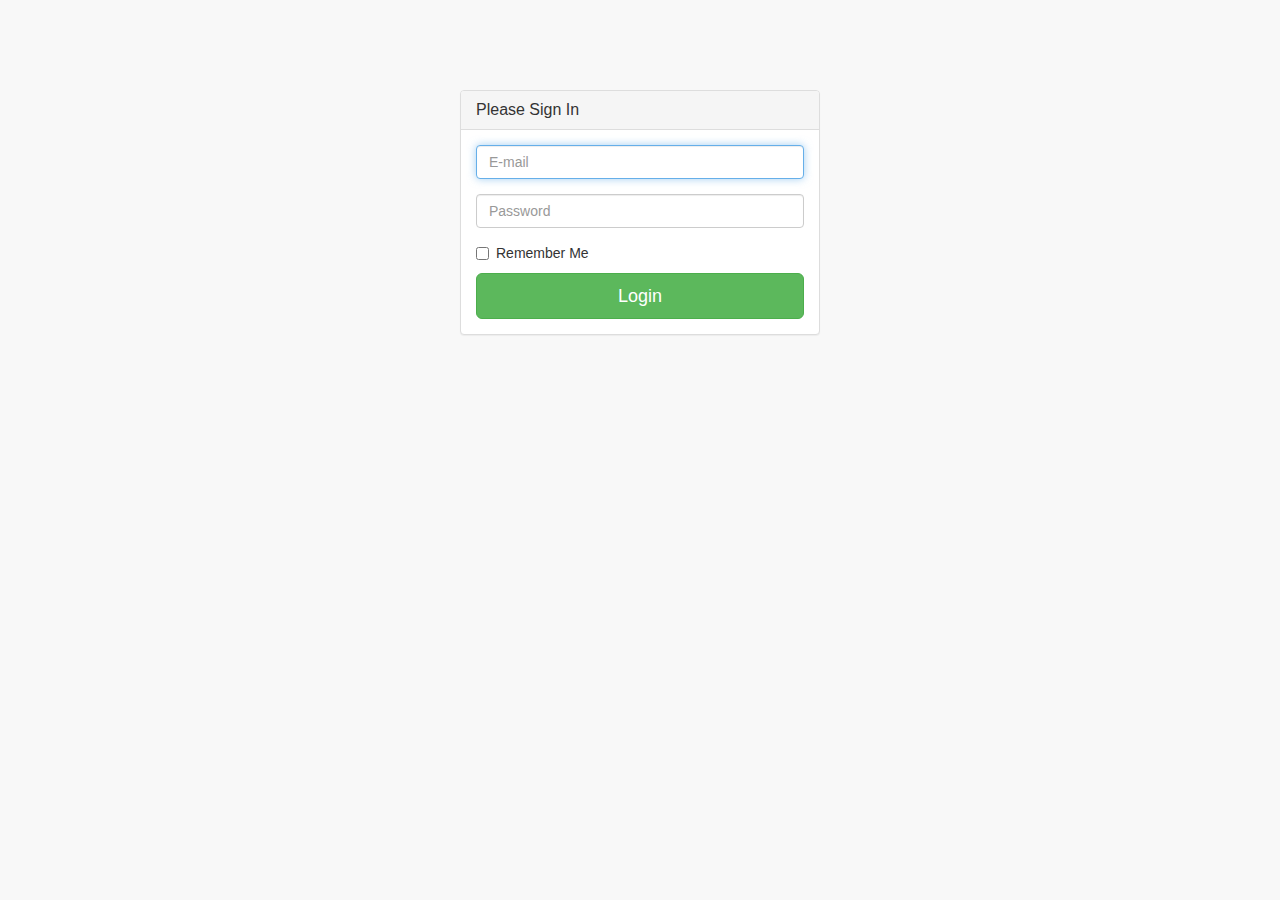
<file: YDE/src/main/webapp/resources/sbadmin2/pages/login.html>
<!DOCTYPE html>
<html lang="en">

<head>

    <meta charset="utf-8">
    <meta http-equiv="X-UA-Compatible" content="IE=edge">
    <meta name="viewport" content="width=device-width, initial-scale=1">
    <meta name="description" content="">
    <meta name="author" content="">

    <title>SB Admin 2 - Bootstrap Admin Theme</title>

    <!-- Bootstrap Core CSS -->
    <link href="../vendor/bootstrap/css/bootstrap.min.css" rel="stylesheet">

    <!-- MetisMenu CSS -->
    <link href="../vendor/metisMenu/metisMenu.min.css" rel="stylesheet">

    <!-- Custom CSS -->
    <link href="../dist/css/sb-admin-2.css" rel="stylesheet">

    <!-- Custom Fonts -->
    <link href="../vendor/font-awesome/css/font-awesome.min.css" rel="stylesheet" type="text/css">

    <!-- HTML5 Shim and Respond.js IE8 support of HTML5 elements and media queries -->
    <!-- WARNING: Respond.js doesn't work if you view the page via file:// -->
    <!--[if lt IE 9]>
        <script src="https://oss.maxcdn.com/libs/html5shiv/3.7.0/html5shiv.js"></script>
        <script src="https://oss.maxcdn.com/libs/respond.js/1.4.2/respond.min.js"></script>
    <![endif]-->

</head>

<body>

    <div class="container">
        <div class="row">
            <div class="col-md-4 col-md-offset-4">
                <div class="login-panel panel panel-default">
                    <div class="panel-heading">
                        <h3 class="panel-title">Please Sign In</h3>
                    </div>
                    <div class="panel-body">
                        <form role="form">
                            <fieldset>
                                <div class="form-group">
                                    <input class="form-control" placeholder="E-mail" name="email" type="email" autofocus>
                                </div>
                                <div class="form-group">
                                    <input class="form-control" placeholder="Password" name="password" type="password" value="">
                                </div>
                                <div class="checkbox">
                                    <label>
                                        <input name="remember" type="checkbox" value="Remember Me">Remember Me
                                    </label>
                                </div>
                                <!-- Change this to a button or input when using this as a form -->
                                <a href="index.html" class="btn btn-lg btn-success btn-block">Login</a>
                            </fieldset>
                        </form>
                    </div>
                </div>
            </div>
        </div>
    </div>

    <!-- jQuery -->
    <script src="../vendor/jquery/jquery.min.js"></script>

    <!-- Bootstrap Core JavaScript -->
    <script src="../vendor/bootstrap/js/bootstrap.min.js"></script>

    <!-- Metis Menu Plugin JavaScript -->
    <script src="../vendor/metisMenu/metisMenu.min.js"></script>

    <!-- Custom Theme JavaScript -->
    <script src="../dist/js/sb-admin-2.js"></script>

</body>

</html>
</file>
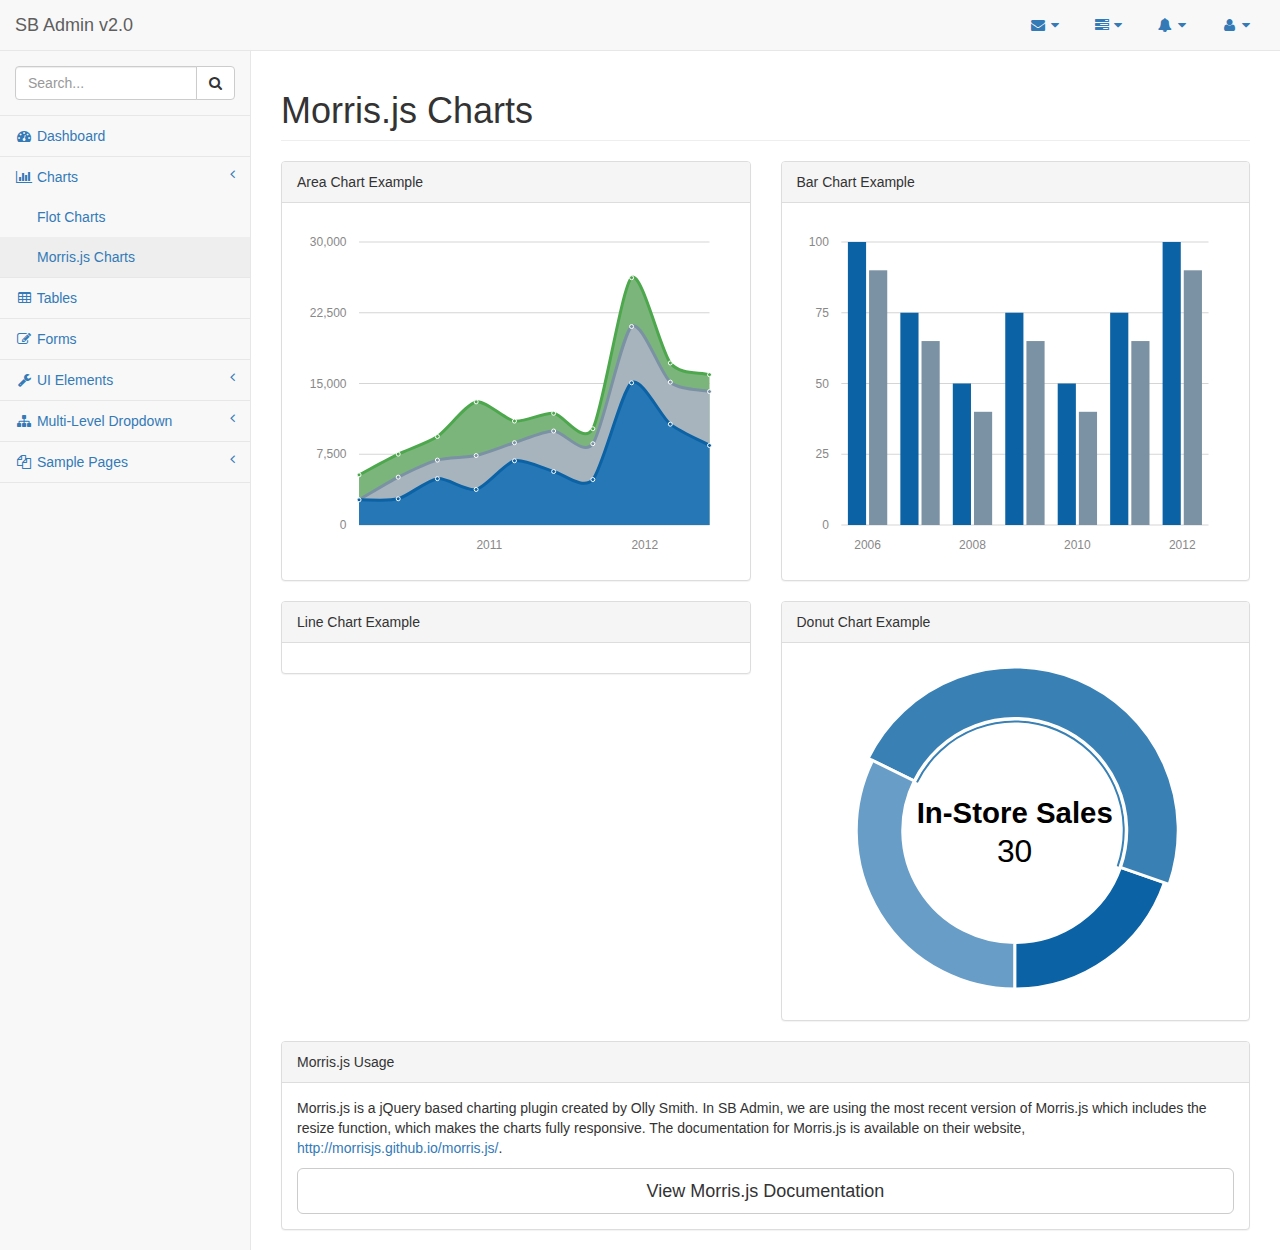
<file: YDE/src/main/webapp/resources/sbadmin2/pages/morris.html>
<!DOCTYPE html>
<html lang="en">

<head>

    <meta charset="utf-8">
    <meta http-equiv="X-UA-Compatible" content="IE=edge">
    <meta name="viewport" content="width=device-width, initial-scale=1">
    <meta name="description" content="">
    <meta name="author" content="">

    <title>SB Admin 2 - Bootstrap Admin Theme</title>

    <!-- Bootstrap Core CSS -->
    <link href="../vendor/bootstrap/css/bootstrap.min.css" rel="stylesheet">

    <!-- MetisMenu CSS -->
    <link href="../vendor/metisMenu/metisMenu.min.css" rel="stylesheet">

    <!-- Custom CSS -->
    <link href="../dist/css/sb-admin-2.css" rel="stylesheet">

    <!-- Morris Charts CSS -->
    <link href="../vendor/morrisjs/morris.css" rel="stylesheet">

    <!-- Custom Fonts -->
    <link href="../vendor/font-awesome/css/font-awesome.min.css" rel="stylesheet" type="text/css">

    <!-- HTML5 Shim and Respond.js IE8 support of HTML5 elements and media queries -->
    <!-- WARNING: Respond.js doesn't work if you view the page via file:// -->
    <!--[if lt IE 9]>
        <script src="https://oss.maxcdn.com/libs/html5shiv/3.7.0/html5shiv.js"></script>
        <script src="https://oss.maxcdn.com/libs/respond.js/1.4.2/respond.min.js"></script>
    <![endif]-->

</head>

<body>

    <div id="wrapper">

        <!-- Navigation -->
        <nav class="navbar navbar-default navbar-static-top" role="navigation" style="margin-bottom: 0">
            <div class="navbar-header">
                <button type="button" class="navbar-toggle" data-toggle="collapse" data-target=".navbar-collapse">
                    <span class="sr-only">Toggle navigation</span>
                    <span class="icon-bar"></span>
                    <span class="icon-bar"></span>
                    <span class="icon-bar"></span>
                </button>
                <a class="navbar-brand" href="index.html">SB Admin v2.0</a>
            </div>
            <!-- /.navbar-header -->

            <ul class="nav navbar-top-links navbar-right">
                <li class="dropdown">
                    <a class="dropdown-toggle" data-toggle="dropdown" href="#">
                        <i class="fa fa-envelope fa-fw"></i> <i class="fa fa-caret-down"></i>
                    </a>
                    <ul class="dropdown-menu dropdown-messages">
                        <li>
                            <a href="#">
                                <div>
                                    <strong>John Smith</strong>
                                    <span class="pull-right text-muted">
                                        <em>Yesterday</em>
                                    </span>
                                </div>
                                <div>Lorem ipsum dolor sit amet, consectetur adipiscing elit. Pellentesque eleifend...</div>
                            </a>
                        </li>
                        <li class="divider"></li>
                        <li>
                            <a href="#">
                                <div>
                                    <strong>John Smith</strong>
                                    <span class="pull-right text-muted">
                                        <em>Yesterday</em>
                                    </span>
                                </div>
                                <div>Lorem ipsum dolor sit amet, consectetur adipiscing elit. Pellentesque eleifend...</div>
                            </a>
                        </li>
                        <li class="divider"></li>
                        <li>
                            <a href="#">
                                <div>
                                    <strong>John Smith</strong>
                                    <span class="pull-right text-muted">
                                        <em>Yesterday</em>
                                    </span>
                                </div>
                                <div>Lorem ipsum dolor sit amet, consectetur adipiscing elit. Pellentesque eleifend...</div>
                            </a>
                        </li>
                        <li class="divider"></li>
                        <li>
                            <a class="text-center" href="#">
                                <strong>Read All Messages</strong>
                                <i class="fa fa-angle-right"></i>
                            </a>
                        </li>
                    </ul>
                    <!-- /.dropdown-messages -->
                </li>
                <!-- /.dropdown -->
                <li class="dropdown">
                    <a class="dropdown-toggle" data-toggle="dropdown" href="#">
                        <i class="fa fa-tasks fa-fw"></i> <i class="fa fa-caret-down"></i>
                    </a>
                    <ul class="dropdown-menu dropdown-tasks">
                        <li>
                            <a href="#">
                                <div>
                                    <p>
                                        <strong>Task 1</strong>
                                        <span class="pull-right text-muted">40% Complete</span>
                                    </p>
                                    <div class="progress progress-striped active">
                                        <div class="progress-bar progress-bar-success" role="progressbar" aria-valuenow="40" aria-valuemin="0" aria-valuemax="100" style="width: 40%">
                                            <span class="sr-only">40% Complete (success)</span>
                                        </div>
                                    </div>
                                </div>
                            </a>
                        </li>
                        <li class="divider"></li>
                        <li>
                            <a href="#">
                                <div>
                                    <p>
                                        <strong>Task 2</strong>
                                        <span class="pull-right text-muted">20% Complete</span>
                                    </p>
                                    <div class="progress progress-striped active">
                                        <div class="progress-bar progress-bar-info" role="progressbar" aria-valuenow="20" aria-valuemin="0" aria-valuemax="100" style="width: 20%">
                                            <span class="sr-only">20% Complete</span>
                                        </div>
                                    </div>
                                </div>
                            </a>
                        </li>
                        <li class="divider"></li>
                        <li>
                            <a href="#">
                                <div>
                                    <p>
                                        <strong>Task 3</strong>
                                        <span class="pull-right text-muted">60% Complete</span>
                                    </p>
                                    <div class="progress progress-striped active">
                                        <div class="progress-bar progress-bar-warning" role="progressbar" aria-valuenow="60" aria-valuemin="0" aria-valuemax="100" style="width: 60%">
                                            <span class="sr-only">60% Complete (warning)</span>
                                        </div>
                                    </div>
                                </div>
                            </a>
                        </li>
                        <li class="divider"></li>
                        <li>
                            <a href="#">
                                <div>
                                    <p>
                                        <strong>Task 4</strong>
                                        <span class="pull-right text-muted">80% Complete</span>
                                    </p>
                                    <div class="progress progress-striped active">
                                        <div class="progress-bar progress-bar-danger" role="progressbar" aria-valuenow="80" aria-valuemin="0" aria-valuemax="100" style="width: 80%">
                                            <span class="sr-only">80% Complete (danger)</span>
                                        </div>
                                    </div>
                                </div>
                            </a>
                        </li>
                        <li class="divider"></li>
                        <li>
                            <a class="text-center" href="#">
                                <strong>See All Tasks</strong>
                                <i class="fa fa-angle-right"></i>
                            </a>
                        </li>
                    </ul>
                    <!-- /.dropdown-tasks -->
                </li>
                <!-- /.dropdown -->
                <li class="dropdown">
                    <a class="dropdown-toggle" data-toggle="dropdown" href="#">
                        <i class="fa fa-bell fa-fw"></i> <i class="fa fa-caret-down"></i>
                    </a>
                    <ul class="dropdown-menu dropdown-alerts">
                        <li>
                            <a href="#">
                                <div>
                                    <i class="fa fa-comment fa-fw"></i> New Comment
                                    <span class="pull-right text-muted small">4 minutes ago</span>
                                </div>
                            </a>
                        </li>
                        <li class="divider"></li>
                        <li>
                            <a href="#">
                                <div>
                                    <i class="fa fa-twitter fa-fw"></i> 3 New Followers
                                    <span class="pull-right text-muted small">12 minutes ago</span>
                                </div>
                            </a>
                        </li>
                        <li class="divider"></li>
                        <li>
                            <a href="#">
                                <div>
                                    <i class="fa fa-envelope fa-fw"></i> Message Sent
                                    <span class="pull-right text-muted small">4 minutes ago</span>
                                </div>
                            </a>
                        </li>
                        <li class="divider"></li>
                        <li>
                            <a href="#">
                                <div>
                                    <i class="fa fa-tasks fa-fw"></i> New Task
                                    <span class="pull-right text-muted small">4 minutes ago</span>
                                </div>
                            </a>
                        </li>
                        <li class="divider"></li>
                        <li>
                            <a href="#">
                                <div>
                                    <i class="fa fa-upload fa-fw"></i> Server Rebooted
                                    <span class="pull-right text-muted small">4 minutes ago</span>
                                </div>
                            </a>
                        </li>
                        <li class="divider"></li>
                        <li>
                            <a class="text-center" href="#">
                                <strong>See All Alerts</strong>
                                <i class="fa fa-angle-right"></i>
                            </a>
                        </li>
                    </ul>
                    <!-- /.dropdown-alerts -->
                </li>
                <!-- /.dropdown -->
                <li class="dropdown">
                    <a class="dropdown-toggle" data-toggle="dropdown" href="#">
                        <i class="fa fa-user fa-fw"></i> <i class="fa fa-caret-down"></i>
                    </a>
                    <ul class="dropdown-menu dropdown-user">
                        <li><a href="#"><i class="fa fa-user fa-fw"></i> User Profile</a>
                        </li>
                        <li><a href="#"><i class="fa fa-gear fa-fw"></i> Settings</a>
                        </li>
                        <li class="divider"></li>
                        <li><a href="login.html"><i class="fa fa-sign-out fa-fw"></i> Logout</a>
                        </li>
                    </ul>
                    <!-- /.dropdown-user -->
                </li>
                <!-- /.dropdown -->
            </ul>
            <!-- /.navbar-top-links -->

            <div class="navbar-default sidebar" role="navigation">
                <div class="sidebar-nav navbar-collapse">
                    <ul class="nav" id="side-menu">
                        <li class="sidebar-search">
                            <div class="input-group custom-search-form">
                                <input type="text" class="form-control" placeholder="Search...">
                                <span class="input-group-btn">
                                <button class="btn btn-default" type="button">
                                    <i class="fa fa-search"></i>
                                </button>
                            </span>
                            </div>
                            <!-- /input-group -->
                        </li>
                        <li>
                            <a href="index.html"><i class="fa fa-dashboard fa-fw"></i> Dashboard</a>
                        </li>
                        <li>
                            <a href="#"><i class="fa fa-bar-chart-o fa-fw"></i> Charts<span class="fa arrow"></span></a>
                            <ul class="nav nav-second-level">
                                <li>
                                    <a href="flot.html">Flot Charts</a>
                                </li>
                                <li>
                                    <a href="morris.html">Morris.js Charts</a>
                                </li>
                            </ul>
                            <!-- /.nav-second-level -->
                        </li>
                        <li>
                            <a href="tables.html"><i class="fa fa-table fa-fw"></i> Tables</a>
                        </li>
                        <li>
                            <a href="forms.html"><i class="fa fa-edit fa-fw"></i> Forms</a>
                        </li>
                        <li>
                            <a href="#"><i class="fa fa-wrench fa-fw"></i> UI Elements<span class="fa arrow"></span></a>
                            <ul class="nav nav-second-level">
                                <li>
                                    <a href="panels-wells.html">Panels and Wells</a>
                                </li>
                                <li>
                                    <a href="buttons.html">Buttons</a>
                                </li>
                                <li>
                                    <a href="notifications.html">Notifications</a>
                                </li>
                                <li>
                                    <a href="typography.html">Typography</a>
                                </li>
                                <li>
                                    <a href="icons.html"> Icons</a>
                                </li>
                                <li>
                                    <a href="grid.html">Grid</a>
                                </li>
                            </ul>
                            <!-- /.nav-second-level -->
                        </li>
                        <li>
                            <a href="#"><i class="fa fa-sitemap fa-fw"></i> Multi-Level Dropdown<span class="fa arrow"></span></a>
                            <ul class="nav nav-second-level">
                                <li>
                                    <a href="#">Second Level Item</a>
                                </li>
                                <li>
                                    <a href="#">Second Level Item</a>
                                </li>
                                <li>
                                    <a href="#">Third Level <span class="fa arrow"></span></a>
                                    <ul class="nav nav-third-level">
                                        <li>
                                            <a href="#">Third Level Item</a>
                                        </li>
                                        <li>
                                            <a href="#">Third Level Item</a>
                                        </li>
                                        <li>
                                            <a href="#">Third Level Item</a>
                                        </li>
                                        <li>
                                            <a href="#">Third Level Item</a>
                                        </li>
                                    </ul>
                                    <!-- /.nav-third-level -->
                                </li>
                            </ul>
                            <!-- /.nav-second-level -->
                        </li>
                        <li>
                            <a href="#"><i class="fa fa-files-o fa-fw"></i> Sample Pages<span class="fa arrow"></span></a>
                            <ul class="nav nav-second-level">
                                <li>
                                    <a href="blank.html">Blank Page</a>
                                </li>
                                <li>
                                    <a href="login.html">Login Page</a>
                                </li>
                            </ul>
                            <!-- /.nav-second-level -->
                        </li>
                    </ul>
                </div>
                <!-- /.sidebar-collapse -->
            </div>
            <!-- /.navbar-static-side -->
        </nav>

        <div id="page-wrapper">
            <div class="row">
                <div class="col-lg-12">
                    <h1 class="page-header">Morris.js Charts</h1>
                </div>
                <!-- /.col-lg-12 -->
            </div>
            <!-- /.row -->
            <div class="row">
                <div class="col-lg-6">
                    <div class="panel panel-default">
                        <div class="panel-heading">
                            Area Chart Example
                        </div>
                        <!-- /.panel-heading -->
                        <div class="panel-body">
                            <div id="morris-area-chart"></div>
                        </div>
                        <!-- /.panel-body -->
                    </div>
                    <!-- /.panel -->
                </div>
                <!-- /.col-lg-6 -->
                <div class="col-lg-6">
                    <div class="panel panel-default">
                        <div class="panel-heading">
                            Bar Chart Example
                        </div>
                        <!-- /.panel-heading -->
                        <div class="panel-body">
                            <div id="morris-bar-chart"></div>
                        </div>
                        <!-- /.panel-body -->
                    </div>
                    <!-- /.panel -->
                </div>
                <!-- /.col-lg-6 -->
                <div class="col-lg-6">
                    <div class="panel panel-default">
                        <div class="panel-heading">
                            Line Chart Example
                        </div>
                        <!-- /.panel-heading -->
                        <div class="panel-body">
                            <div id="morris-line-chart"></div>
                        </div>
                        <!-- /.panel-body -->
                    </div>
                    <!-- /.panel -->
                </div>
                <!-- /.col-lg-6 -->
                <div class="col-lg-6">
                    <div class="panel panel-default">
                        <div class="panel-heading">
                            Donut Chart Example
                        </div>
                        <!-- /.panel-heading -->
                        <div class="panel-body">
                            <div id="morris-donut-chart"></div>
                        </div>
                        <!-- /.panel-body -->
                    </div>
                    <!-- /.panel -->
                </div>
                <!-- /.col-lg-6 -->
                <div class="col-lg-12">
                    <div class="panel panel-default">
                        <div class="panel-heading">
                            Morris.js Usage
                        </div>
                        <!-- /.panel-heading -->
                        <div class="panel-body">
                            <p>Morris.js is a jQuery based charting plugin created by Olly Smith. In SB Admin, we are using the most recent version of Morris.js which includes the resize function, which makes the charts fully responsive. The documentation for Morris.js is available on their website, <a target="_blank" href="http://morrisjs.github.io/morris.js/">http://morrisjs.github.io/morris.js/</a>.</p>
                            <a target="_blank" class="btn btn-default btn-lg btn-block" href="http://morrisjs.github.io/morris.js/">View Morris.js Documentation</a>
                        </div>
                        <!-- /.panel-body -->
                    </div>
                    <!-- /.panel -->
                </div>
                <!-- /.col-lg-6 -->
            </div>
            <!-- /.row -->
        </div>
        <!-- /#page-wrapper -->

    </div>
    <!-- /#wrapper -->

    <!-- jQuery -->
    <script src="../vendor/jquery/jquery.min.js"></script>

    <!-- Bootstrap Core JavaScript -->
    <script src="../vendor/bootstrap/js/bootstrap.min.js"></script>

    <!-- Metis Menu Plugin JavaScript -->
    <script src="../vendor/metisMenu/metisMenu.min.js"></script>

    <!-- Morris Charts JavaScript -->
    <script src="../vendor/raphael/raphael.min.js"></script>
    <script src="../vendor/morrisjs/morris.min.js"></script>
    <script src="../data/morris-data.js"></script>

    <!-- Custom Theme JavaScript -->
    <script src="../dist/js/sb-admin-2.js"></script>

</body>

</html>
</file>
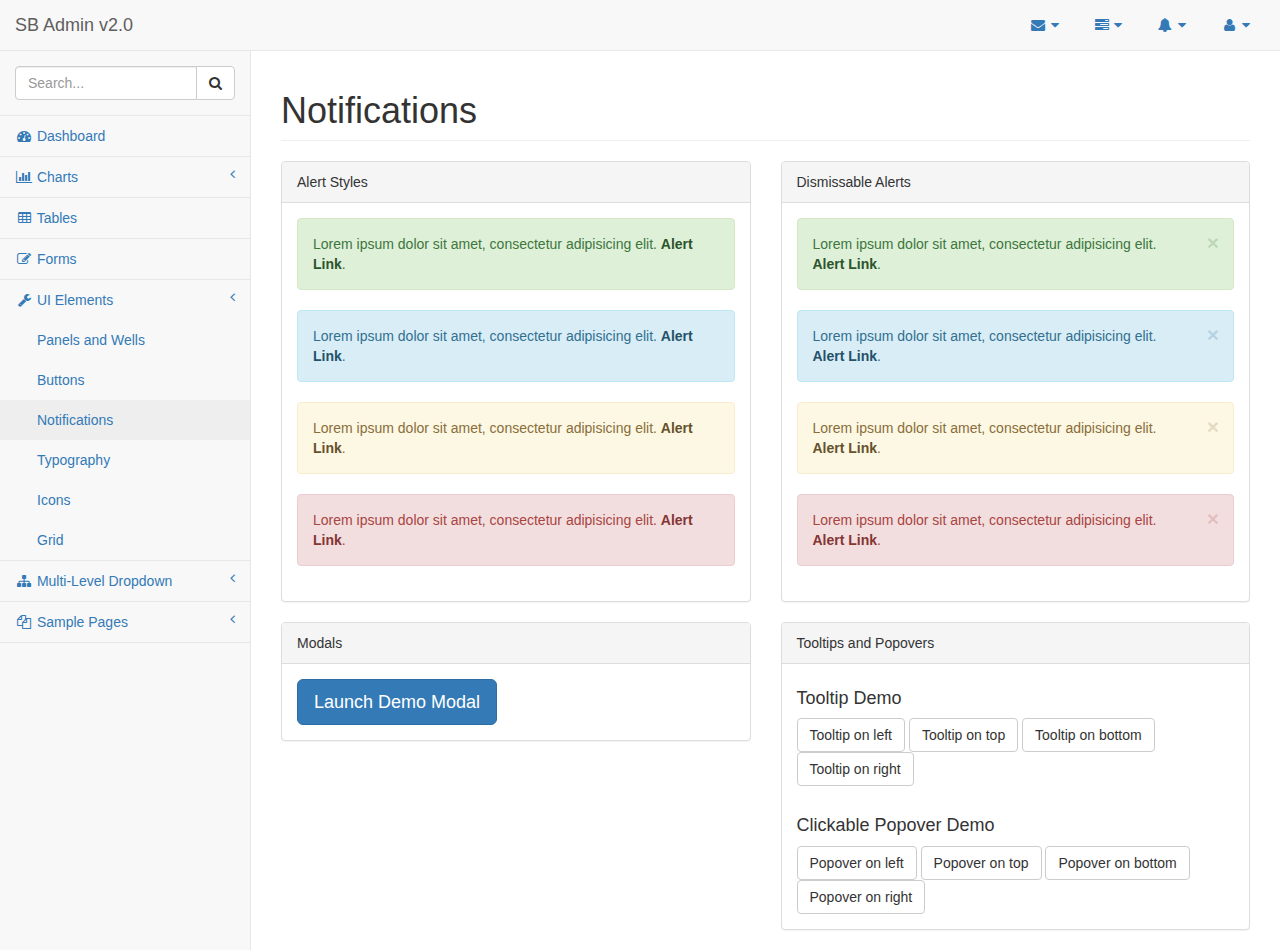
<file: YDE/src/main/webapp/resources/sbadmin2/pages/notifications.html>
<!DOCTYPE html>
<html lang="en">

<head>

    <meta charset="utf-8">
    <meta http-equiv="X-UA-Compatible" content="IE=edge">
    <meta name="viewport" content="width=device-width, initial-scale=1">
    <meta name="description" content="">
    <meta name="author" content="">

    <title>SB Admin 2 - Bootstrap Admin Theme</title>

    <!-- Bootstrap Core CSS -->
    <link href="../vendor/bootstrap/css/bootstrap.min.css" rel="stylesheet">

    <!-- MetisMenu CSS -->
    <link href="../vendor/metisMenu/metisMenu.min.css" rel="stylesheet">

    <!-- Custom CSS -->
    <link href="../dist/css/sb-admin-2.css" rel="stylesheet">

    <!-- Custom Fonts -->
    <link href="../vendor/font-awesome/css/font-awesome.min.css" rel="stylesheet" type="text/css">

    <!-- HTML5 Shim and Respond.js IE8 support of HTML5 elements and media queries -->
    <!-- WARNING: Respond.js doesn't work if you view the page via file:// -->
    <!--[if lt IE 9]>
        <script src="https://oss.maxcdn.com/libs/html5shiv/3.7.0/html5shiv.js"></script>
        <script src="https://oss.maxcdn.com/libs/respond.js/1.4.2/respond.min.js"></script>
    <![endif]-->

</head>

<body>

    <div id="wrapper">

        <!-- Navigation -->
        <nav class="navbar navbar-default navbar-static-top" role="navigation" style="margin-bottom: 0">
            <div class="navbar-header">
                <button type="button" class="navbar-toggle" data-toggle="collapse" data-target=".navbar-collapse">
                    <span class="sr-only">Toggle navigation</span>
                    <span class="icon-bar"></span>
                    <span class="icon-bar"></span>
                    <span class="icon-bar"></span>
                </button>
                <a class="navbar-brand" href="index.html">SB Admin v2.0</a>
            </div>
            <!-- /.navbar-header -->

            <ul class="nav navbar-top-links navbar-right">
                <li class="dropdown">
                    <a class="dropdown-toggle" data-toggle="dropdown" href="#">
                        <i class="fa fa-envelope fa-fw"></i> <i class="fa fa-caret-down"></i>
                    </a>
                    <ul class="dropdown-menu dropdown-messages">
                        <li>
                            <a href="#">
                                <div>
                                    <strong>John Smith</strong>
                                    <span class="pull-right text-muted">
                                        <em>Yesterday</em>
                                    </span>
                                </div>
                                <div>Lorem ipsum dolor sit amet, consectetur adipiscing elit. Pellentesque eleifend...</div>
                            </a>
                        </li>
                        <li class="divider"></li>
                        <li>
                            <a href="#">
                                <div>
                                    <strong>John Smith</strong>
                                    <span class="pull-right text-muted">
                                        <em>Yesterday</em>
                                    </span>
                                </div>
                                <div>Lorem ipsum dolor sit amet, consectetur adipiscing elit. Pellentesque eleifend...</div>
                            </a>
                        </li>
                        <li class="divider"></li>
                        <li>
                            <a href="#">
                                <div>
                                    <strong>John Smith</strong>
                                    <span class="pull-right text-muted">
                                        <em>Yesterday</em>
                                    </span>
                                </div>
                                <div>Lorem ipsum dolor sit amet, consectetur adipiscing elit. Pellentesque eleifend...</div>
                            </a>
                        </li>
                        <li class="divider"></li>
                        <li>
                            <a class="text-center" href="#">
                                <strong>Read All Messages</strong>
                                <i class="fa fa-angle-right"></i>
                            </a>
                        </li>
                    </ul>
                    <!-- /.dropdown-messages -->
                </li>
                <!-- /.dropdown -->
                <li class="dropdown">
                    <a class="dropdown-toggle" data-toggle="dropdown" href="#">
                        <i class="fa fa-tasks fa-fw"></i> <i class="fa fa-caret-down"></i>
                    </a>
                    <ul class="dropdown-menu dropdown-tasks">
                        <li>
                            <a href="#">
                                <div>
                                    <p>
                                        <strong>Task 1</strong>
                                        <span class="pull-right text-muted">40% Complete</span>
                                    </p>
                                    <div class="progress progress-striped active">
                                        <div class="progress-bar progress-bar-success" role="progressbar" aria-valuenow="40" aria-valuemin="0" aria-valuemax="100" style="width: 40%">
                                            <span class="sr-only">40% Complete (success)</span>
                                        </div>
                                    </div>
                                </div>
                            </a>
                        </li>
                        <li class="divider"></li>
                        <li>
                            <a href="#">
                                <div>
                                    <p>
                                        <strong>Task 2</strong>
                                        <span class="pull-right text-muted">20% Complete</span>
                                    </p>
                                    <div class="progress progress-striped active">
                                        <div class="progress-bar progress-bar-info" role="progressbar" aria-valuenow="20" aria-valuemin="0" aria-valuemax="100" style="width: 20%">
                                            <span class="sr-only">20% Complete</span>
                                        </div>
                                    </div>
                                </div>
                            </a>
                        </li>
                        <li class="divider"></li>
                        <li>
                            <a href="#">
                                <div>
                                    <p>
                                        <strong>Task 3</strong>
                                        <span class="pull-right text-muted">60% Complete</span>
                                    </p>
                                    <div class="progress progress-striped active">
                                        <div class="progress-bar progress-bar-warning" role="progressbar" aria-valuenow="60" aria-valuemin="0" aria-valuemax="100" style="width: 60%">
                                            <span class="sr-only">60% Complete (warning)</span>
                                        </div>
                                    </div>
                                </div>
                            </a>
                        </li>
                        <li class="divider"></li>
                        <li>
                            <a href="#">
                                <div>
                                    <p>
                                        <strong>Task 4</strong>
                                        <span class="pull-right text-muted">80% Complete</span>
                                    </p>
                                    <div class="progress progress-striped active">
                                        <div class="progress-bar progress-bar-danger" role="progressbar" aria-valuenow="80" aria-valuemin="0" aria-valuemax="100" style="width: 80%">
                                            <span class="sr-only">80% Complete (danger)</span>
                                        </div>
                                    </div>
                                </div>
                            </a>
                        </li>
                        <li class="divider"></li>
                        <li>
                            <a class="text-center" href="#">
                                <strong>See All Tasks</strong>
                                <i class="fa fa-angle-right"></i>
                            </a>
                        </li>
                    </ul>
                    <!-- /.dropdown-tasks -->
                </li>
                <!-- /.dropdown -->
                <li class="dropdown">
                    <a class="dropdown-toggle" data-toggle="dropdown" href="#">
                        <i class="fa fa-bell fa-fw"></i> <i class="fa fa-caret-down"></i>
                    </a>
                    <ul class="dropdown-menu dropdown-alerts">
                        <li>
                            <a href="#">
                                <div>
                                    <i class="fa fa-comment fa-fw"></i> New Comment
                                    <span class="pull-right text-muted small">4 minutes ago</span>
                                </div>
                            </a>
                        </li>
                        <li class="divider"></li>
                        <li>
                            <a href="#">
                                <div>
                                    <i class="fa fa-twitter fa-fw"></i> 3 New Followers
                                    <span class="pull-right text-muted small">12 minutes ago</span>
                                </div>
                            </a>
                        </li>
                        <li class="divider"></li>
                        <li>
                            <a href="#">
                                <div>
                                    <i class="fa fa-envelope fa-fw"></i> Message Sent
                                    <span class="pull-right text-muted small">4 minutes ago</span>
                                </div>
                            </a>
                        </li>
                        <li class="divider"></li>
                        <li>
                            <a href="#">
                                <div>
                                    <i class="fa fa-tasks fa-fw"></i> New Task
                                    <span class="pull-right text-muted small">4 minutes ago</span>
                                </div>
                            </a>
                        </li>
                        <li class="divider"></li>
                        <li>
                            <a href="#">
                                <div>
                                    <i class="fa fa-upload fa-fw"></i> Server Rebooted
                                    <span class="pull-right text-muted small">4 minutes ago</span>
                                </div>
                            </a>
                        </li>
                        <li class="divider"></li>
                        <li>
                            <a class="text-center" href="#">
                                <strong>See All Alerts</strong>
                                <i class="fa fa-angle-right"></i>
                            </a>
                        </li>
                    </ul>
                    <!-- /.dropdown-alerts -->
                </li>
                <!-- /.dropdown -->
                <li class="dropdown">
                    <a class="dropdown-toggle" data-toggle="dropdown" href="#">
                        <i class="fa fa-user fa-fw"></i> <i class="fa fa-caret-down"></i>
                    </a>
                    <ul class="dropdown-menu dropdown-user">
                        <li><a href="#"><i class="fa fa-user fa-fw"></i> User Profile</a>
                        </li>
                        <li><a href="#"><i class="fa fa-gear fa-fw"></i> Settings</a>
                        </li>
                        <li class="divider"></li>
                        <li><a href="login.html"><i class="fa fa-sign-out fa-fw"></i> Logout</a>
                        </li>
                    </ul>
                    <!-- /.dropdown-user -->
                </li>
                <!-- /.dropdown -->
            </ul>
            <!-- /.navbar-top-links -->

            <div class="navbar-default sidebar" role="navigation">
                <div class="sidebar-nav navbar-collapse">
                    <ul class="nav" id="side-menu">
                        <li class="sidebar-search">
                            <div class="input-group custom-search-form">
                                <input type="text" class="form-control" placeholder="Search...">
                                <span class="input-group-btn">
                                <button class="btn btn-default" type="button">
                                    <i class="fa fa-search"></i>
                                </button>
                            </span>
                            </div>
                            <!-- /input-group -->
                        </li>
                        <li>
                            <a href="index.html"><i class="fa fa-dashboard fa-fw"></i> Dashboard</a>
                        </li>
                        <li>
                            <a href="#"><i class="fa fa-bar-chart-o fa-fw"></i> Charts<span class="fa arrow"></span></a>
                            <ul class="nav nav-second-level">
                                <li>
                                    <a href="flot.html">Flot Charts</a>
                                </li>
                                <li>
                                    <a href="morris.html">Morris.js Charts</a>
                                </li>
                            </ul>
                            <!-- /.nav-second-level -->
                        </li>
                        <li>
                            <a href="tables.html"><i class="fa fa-table fa-fw"></i> Tables</a>
                        </li>
                        <li>
                            <a href="forms.html"><i class="fa fa-edit fa-fw"></i> Forms</a>
                        </li>
                        <li>
                            <a href="#"><i class="fa fa-wrench fa-fw"></i> UI Elements<span class="fa arrow"></span></a>
                            <ul class="nav nav-second-level">
                                <li>
                                    <a href="panels-wells.html">Panels and Wells</a>
                                </li>
                                <li>
                                    <a href="buttons.html">Buttons</a>
                                </li>
                                <li>
                                    <a href="notifications.html">Notifications</a>
                                </li>
                                <li>
                                    <a href="typography.html">Typography</a>
                                </li>
                                <li>
                                    <a href="icons.html"> Icons</a>
                                </li>
                                <li>
                                    <a href="grid.html">Grid</a>
                                </li>
                            </ul>
                            <!-- /.nav-second-level -->
                        </li>
                        <li>
                            <a href="#"><i class="fa fa-sitemap fa-fw"></i> Multi-Level Dropdown<span class="fa arrow"></span></a>
                            <ul class="nav nav-second-level">
                                <li>
                                    <a href="#">Second Level Item</a>
                                </li>
                                <li>
                                    <a href="#">Second Level Item</a>
                                </li>
                                <li>
                                    <a href="#">Third Level <span class="fa arrow"></span></a>
                                    <ul class="nav nav-third-level">
                                        <li>
                                            <a href="#">Third Level Item</a>
                                        </li>
                                        <li>
                                            <a href="#">Third Level Item</a>
                                        </li>
                                        <li>
                                            <a href="#">Third Level Item</a>
                                        </li>
                                        <li>
                                            <a href="#">Third Level Item</a>
                                        </li>
                                    </ul>
                                    <!-- /.nav-third-level -->
                                </li>
                            </ul>
                            <!-- /.nav-second-level -->
                        </li>
                        <li>
                            <a href="#"><i class="fa fa-files-o fa-fw"></i> Sample Pages<span class="fa arrow"></span></a>
                            <ul class="nav nav-second-level">
                                <li>
                                    <a href="blank.html">Blank Page</a>
                                </li>
                                <li>
                                    <a href="login.html">Login Page</a>
                                </li>
                            </ul>
                            <!-- /.nav-second-level -->
                        </li>
                    </ul>
                </div>
                <!-- /.sidebar-collapse -->
            </div>
            <!-- /.navbar-static-side -->
        </nav>

        <div id="page-wrapper">
            <div class="row">
                <div class="col-lg-12">
                    <h1 class="page-header">Notifications</h1>
                </div>
                <!-- /.col-lg-12 -->
            </div>
            <!-- /.row -->
            <div class="row">
                <div class="col-lg-6">
                    <div class="panel panel-default">
                        <div class="panel-heading">
                            Alert Styles
                        </div>
                        <!-- /.panel-heading -->
                        <div class="panel-body">
                            <div class="alert alert-success">
                                Lorem ipsum dolor sit amet, consectetur adipisicing elit. <a href="#" class="alert-link">Alert Link</a>.
                            </div>
                            <div class="alert alert-info">
                                Lorem ipsum dolor sit amet, consectetur adipisicing elit. <a href="#" class="alert-link">Alert Link</a>.
                            </div>
                            <div class="alert alert-warning">
                                Lorem ipsum dolor sit amet, consectetur adipisicing elit. <a href="#" class="alert-link">Alert Link</a>.
                            </div>
                            <div class="alert alert-danger">
                                Lorem ipsum dolor sit amet, consectetur adipisicing elit. <a href="#" class="alert-link">Alert Link</a>.
                            </div>
                        </div>
                        <!-- .panel-body -->
                    </div>
                    <!-- /.panel -->
                </div>
                <!-- /.col-lg-6 -->
                <div class="col-lg-6">
                    <div class="panel panel-default">
                        <div class="panel-heading">
                            Dismissable Alerts
                        </div>
                        <!-- /.panel-heading -->
                        <div class="panel-body">
                            <div class="alert alert-success alert-dismissable">
                                <button type="button" class="close" data-dismiss="alert" aria-hidden="true">&times;</button>
                                Lorem ipsum dolor sit amet, consectetur adipisicing elit. <a href="#" class="alert-link">Alert Link</a>.
                            </div>
                            <div class="alert alert-info alert-dismissable">
                                <button type="button" class="close" data-dismiss="alert" aria-hidden="true">&times;</button>
                                Lorem ipsum dolor sit amet, consectetur adipisicing elit. <a href="#" class="alert-link">Alert Link</a>.
                            </div>
                            <div class="alert alert-warning alert-dismissable">
                                <button type="button" class="close" data-dismiss="alert" aria-hidden="true">&times;</button>
                                Lorem ipsum dolor sit amet, consectetur adipisicing elit. <a href="#" class="alert-link">Alert Link</a>.
                            </div>
                            <div class="alert alert-danger alert-dismissable">
                                <button type="button" class="close" data-dismiss="alert" aria-hidden="true">&times;</button>
                                Lorem ipsum dolor sit amet, consectetur adipisicing elit. <a href="#" class="alert-link">Alert Link</a>.
                            </div>
                        </div>
                        <!-- .panel-body -->
                    </div>
                    <!-- /.panel -->
                </div>
                <!-- /.col-lg-6 -->
            </div>
            <!-- /.row -->
            <div class="row">
                <div class="col-lg-6">
                    <div class="panel panel-default">
                        <div class="panel-heading">
                            Modals
                        </div>
                        <!-- /.panel-heading -->
                        <div class="panel-body">
                            <!-- Button trigger modal -->
                            <button class="btn btn-primary btn-lg" data-toggle="modal" data-target="#myModal">
                                Launch Demo Modal
                            </button>
                            <!-- Modal -->
                            <div class="modal fade" id="myModal" tabindex="-1" role="dialog" aria-labelledby="myModalLabel" aria-hidden="true">
                                <div class="modal-dialog">
                                    <div class="modal-content">
                                        <div class="modal-header">
                                            <button type="button" class="close" data-dismiss="modal" aria-hidden="true">&times;</button>
                                            <h4 class="modal-title" id="myModalLabel">Modal title</h4>
                                        </div>
                                        <div class="modal-body">
                                            Lorem ipsum dolor sit amet, consectetur adipisicing elit, sed do eiusmod tempor incididunt ut labore et dolore magna aliqua. Ut enim ad minim veniam, quis nostrud exercitation ullamco laboris nisi ut aliquip ex ea commodo consequat. Duis aute irure dolor in reprehenderit in voluptate velit esse cillum dolore eu fugiat nulla pariatur. Excepteur sint occaecat cupidatat non proident, sunt in culpa qui officia deserunt mollit anim id est laborum.
                                        </div>
                                        <div class="modal-footer">
                                            <button type="button" class="btn btn-default" data-dismiss="modal">Close</button>
                                            <button type="button" class="btn btn-primary">Save changes</button>
                                        </div>
                                    </div>
                                    <!-- /.modal-content -->
                                </div>
                                <!-- /.modal-dialog -->
                            </div>
                            <!-- /.modal -->
                        </div>
                        <!-- .panel-body -->
                    </div>
                    <!-- /.panel -->
                </div>
                <!-- /.col-lg-6 -->
                <div class="col-lg-6">
                    <div class="panel panel-default">
                        <div class="panel-heading">
                            Tooltips and Popovers
                        </div>
                        <!-- /.panel-heading -->
                        <div class="panel-body">
                            <h4>Tooltip Demo</h4>
                            <div class="tooltip-demo">
                                <button type="button" class="btn btn-default" data-toggle="tooltip" data-placement="left" title="Tooltip on left">Tooltip on left</button>
                                <button type="button" class="btn btn-default" data-toggle="tooltip" data-placement="top" title="Tooltip on top">Tooltip on top</button>
                                <button type="button" class="btn btn-default" data-toggle="tooltip" data-placement="bottom" title="Tooltip on bottom">Tooltip on bottom</button>
                                <button type="button" class="btn btn-default" data-toggle="tooltip" data-placement="right" title="Tooltip on right">Tooltip on right</button>
                            </div>
                            <br>
                            <h4>Clickable Popover Demo</h4>
                            <div class="tooltip-demo">
                                <button type="button" class="btn btn-default" data-container="body" data-toggle="popover" data-placement="left" data-content="Vivamus sagittis lacus vel augue laoreet rutrum faucibus.">
                                    Popover on left
                                </button>
                                <button type="button" class="btn btn-default" data-container="body" data-toggle="popover" data-placement="top" data-content="Vivamus sagittis lacus vel augue laoreet rutrum faucibus.">
                                    Popover on top
                                </button>
                                <button type="button" class="btn btn-default" data-container="body" data-toggle="popover" data-placement="bottom" data-content="Vivamus sagittis lacus vel augue laoreet rutrum faucibus.">
                                    Popover on bottom
                                </button>
                                <button type="button" class="btn btn-default" data-container="body" data-toggle="popover" data-placement="right" data-content="Vivamus sagittis lacus vel augue laoreet rutrum faucibus.">
                                    Popover on right
                                </button>
                            </div>
                        </div>
                        <!-- .panel-body -->
                    </div>
                    <!-- /.panel -->
                </div>
                <!-- /.col-lg-6 -->
            </div>
            <!-- /.row -->
        </div>
        <!-- /#page-wrapper -->

    </div>
    <!-- /#wrapper -->

    <!-- jQuery -->
    <script src="../vendor/jquery/jquery.min.js"></script>

    <!-- Bootstrap Core JavaScript -->
    <script src="../vendor/bootstrap/js/bootstrap.min.js"></script>

    <!-- Metis Menu Plugin JavaScript -->
    <script src="../vendor/metisMenu/metisMenu.min.js"></script>

    <!-- Custom Theme JavaScript -->
    <script src="../dist/js/sb-admin-2.js"></script>

    <!-- Page-Level Demo Scripts - Notifications - Use for reference -->
    <script>
    // tooltip demo
    $('.tooltip-demo').tooltip({
        selector: "[data-toggle=tooltip]",
        container: "body"
    })
    // popover demo
    $("[data-toggle=popover]")
        .popover()
    </script>

</body>

</html>
</file>
<file: YDE/src/main/webapp/resources/ckeditor/samples/css/samples.css>
/**
 * @license Copyright (c) 2003-2017, CKSource - Frederico Knabben. All rights reserved.
 * For licensing, see LICENSE.md or http://ckeditor.com/license
 */
@media (max-width: 900px) {
  .global-is-mobile-hidden {
    display: none !important;
  }
}
article,
aside,
details,
figcaption,
figure,
footer,
header,
hgroup,
main,
menu,
nav,
section {
  display: block;
}
body,
html {
  margin: 0;
  padding: 0;
  font: 16px / 1.8 Arial, 'Helvetica Neue', Helvetica, sans-serif;
  font-weight: 300;
  color: #575757;
}
.grid-width-10 {
  width: 10%;
}
.grid-width-20 {
  width: 20%;
}
.grid-width-30 {
  width: 30%;
}
.grid-width-40 {
  width: 40%;
}
.grid-width-50 {
  width: 50%;
}
.grid-width-60 {
  width: 60%;
}
.grid-width-70 {
  width: 70%;
}
.grid-width-80 {
  width: 80%;
}
.grid-width-90 {
  width: 90%;
}
.grid-width-100 {
  width: 100%;
}
@media (max-width: 900px) {
  .grid-width-10,
  .grid-width-20,
  .grid-width-30,
  .grid-width-40,
  .grid-width-50,
  .grid-width-60,
  .grid-width-70,
  .grid-width-80,
  .grid-width-90,
  .grid-width-100 {
    width: 100%;
  }
}
*[class*="grid-width"] {
  -webkit-box-sizing: border-box;
  -moz-box-sizing: border-box;
  box-sizing: border-box;
  padding-left: 4%;
  padding-right: 4%;
  float: left;
}
*[class*="grid-width"]:after,
.grid-container:after,
*[class*="grid-width"]:before,
.grid-container:before {
  content: '';
  display: block;
  overflow: hidden;
  visibility: hidden;
  font-size: 0;
  line-height: 0;
  width: 0;
  height: 0;
}
*[class*="grid-width"]:after,
.grid-container:after {
  clear: both;
}
.grid-container {
  -webkit-box-sizing: border-box;
  -moz-box-sizing: border-box;
  box-sizing: border-box;
  margin-left: auto;
  margin-right: auto;
}
.grid-container-nested *[class*="grid-width"]:first-child {
  padding-left: 0;
}
.grid-container-nested *[class*="grid-width"]:last-child {
  padding-right: 0;
}
@media (max-width: 900px) {
  .grid-container-nested *[class*="grid-width"]:first-child {
    padding-left: 4%;
  }
  .grid-container-nested *[class*="grid-width"]:last-child {
    padding-right: 4%;
  }
}
.header-a {
  min-height: 140px;
  overflow: hidden;
}
.header-a .header-a-logo {
  margin: 40px 0 0;
}
@media (max-width: 900px) {
  .header-a .header-a-logo {
    text-align: center;
  }
}
.header-a .header-a-logo img {
  border: transparent;
}
.navigation-a {
  height: 30px;
  background: #3D3D3D;
  position: absolute;
  left: 0;
  right: 0;
  top: 0;
  padding: 0;
  overflow: hidden;
}
@media (max-width: 900px) {
  .navigation-a {
    text-align: center;
  }
}
.navigation-a ul {
  list-style: none;
  margin: 0;
  overflow: hidden;
}
.navigation-a ul li,
.navigation-a ul li a {
  display: inline-block;
}
@media (max-width: 900px) {
  .navigation-a ul {
    width: auto;
    text-overflow: ellipsis;
    white-space: nowrap;
    display: inline-block;
    float: none;
  }
  .navigation-a ul:before,
  .navigation-a ul:after {
    display: none;
  }
}
.navigation-a ul.navigation-a-left {
  text-align: left;
}
@media (max-width: 900px) {
  .navigation-a ul.navigation-a-left {
    padding-right: 0;
  }
}
.navigation-a ul.navigation-a-right {
  text-align: right;
}
@media (max-width: 900px) {
  .navigation-a ul.navigation-a-right {
    padding-left: 23px;
  }
}
.navigation-a ul li + li {
  margin-left: 23px;
}
.navigation-a ul li a {
  font-size: 10px;
  font-size: 0.625rem;
  line-height: 18px;
  line-height: 1.13rem;
  line-height: 30px;
  float: left;
  color: #ddd;
  font-weight: bold;
  text-decoration: none;
  text-transform: uppercase;
}
.navigation-a ul li a:hover {
  cursor: pointer;
  color: #fff;
}
.icon-navigation-a-github:before,
.icon-navigation-a-github:after {
  background-image: url("[data-uri]");
}
.navigation-b {
  text-align: right;
  margin: 52px 0 0;
  overflow: visible;
}
@media (max-width: 900px) {
  .navigation-b {
    text-align: center;
    margin-top: 20px;
    padding: 0;
  }
}
.navigation-b ul {
  padding: 0;
  list-style: none;
  margin: 0;
  overflow: visible;
}
.navigation-b ul li,
.navigation-b ul li a {
  display: inline-block;
}
@media (max-width: 900px) {
  .navigation-b ul {
    display: table;
    width: 100%;
    padding-bottom: 1.5em;
  }
}
@media (max-width: 900px) {
  .navigation-b ul li {
    display: table-row;
  }
}
.navigation-b ul li + li {
  margin-left: 20px;
}
@media (max-width: 900px) {
  .navigation-b ul li + li {
    margin-left: 0;
  }
}
.navigation-b ul li a {
  -webkit-box-sizing: border-box;
  -moz-box-sizing: border-box;
  box-sizing: border-box;
  text-transform: uppercase;
  text-decoration: none;
  outline: none;
}
@media (max-width: 900px) {
  .navigation-b ul li a {
    width: 100%;
    -webkit-border-radius: 0;
    -webkit-background-clip: padding-box;
    -moz-border-radius: 0;
    -moz-background-clip: padding;
    border-radius: 0;
    background-clip: padding-box;
  }
}
.footer-a {
  font-size: 13px;
  font-size: 0.8125rem;
  line-height: 23.4px;
  line-height: 1.46rem;
  padding-top: 2.25em;
  padding-bottom: 2.25em;
  overflow: hidden;
  color: #8a8a8a;
}
.footer-a a {
  color: #27C0D8;
  text-decoration: none;
  border-bottom: 1px dotted #27C0D8;
}
.footer-a a:hover {
  color: #23adc2;
}
.footer-a p {
  margin: 0;
  display: inline-block;
  text-align: center;
}
.content {
  font-size: 14px;
  font-size: 0.875rem;
  line-height: 25.2px;
  line-height: 1.57rem;
  overflow: hidden;
  padding-top: 1.5em;
  padding-bottom: 1.5em;
}
.content p {
  margin: 0.75em 0;
}
.content ul,
.content ol,
.content pre,
.content blockquote,
.content textarea:not([class^="cke"]),
.content .cke {
  margin: 1.875em 0;
}
.content code,
.content kbd {
  -webkit-border-radius: 3px;
  -webkit-background-clip: padding-box;
  -moz-border-radius: 3px;
  -moz-background-clip: padding;
  border-radius: 3px;
  background-clip: padding-box;
  padding: 3px 4px;
}
.content pre,
.content code,
.content kbd,
.content blockquote {
  background: #f5f5f5;
}
.content blockquote,
.content pre {
  background: none;
  border-left: 4px solid #27C0D8;
  padding: 1.5em 2.25em;
}
.content p a,
.content ul a,
.content ol a,
.content blockquote a,
.content h1 a,
.content h2 a,
.content h3 a,
.content h4 a,
.content h5 a {
  color: #27C0D8;
  text-decoration: none;
  border-bottom: 1px dotted #27C0D8;
}
.content p a:hover,
.content ul a:hover,
.content ol a:hover,
.content blockquote a:hover,
.content h1 a:hover,
.content h2 a:hover,
.content h3 a:hover,
.content h4 a:hover,
.content h5 a:hover {
  color: #23adc2;
}
.content h1,
.content h2,
.content h3,
.content h4,
.content h5 {
  color: #000;
  font-weight: 100;
}
.content h1 code,
.content h2 code,
.content h3 code,
.content h4 code,
.content h5 code,
.content h1 kbd,
.content h2 kbd,
.content h3 kbd,
.content h4 kbd,
.content h5 kbd {
  font-size: inherit;
}
.content h1 a.content-heading-anchor,
.content h2 a.content-heading-anchor,
.content h3 a.content-heading-anchor,
.content h4 a.content-heading-anchor,
.content h5 a.content-heading-anchor {
  font-weight: 100;
  vertical-align: middle;
  opacity: 0;
  border: 0;
}
.content h1:hover a.content-heading-anchor,
.content h2:hover a.content-heading-anchor,
.content h3:hover a.content-heading-anchor,
.content h4:hover a.content-heading-anchor,
.content h5:hover a.content-heading-anchor {
  opacity: 1;
}
.content h1:target a,
.content h2:target a,
.content h3:target a,
.content h4:target a,
.content h5:target a {
  -webkit-animation: targetLinkOpacity 0.5s linear alternate;
  -moz-animation: targetLinkOpacity 0.5s linear alternate;
  -o-animation: targetLinkOpacity 0.5s linear alternate;
  animation: targetLinkOpacity 0.5s linear alternate;
  opacity: 1;
}
.content input,
.content select,
.content textarea:not([class^="cke"]) {
  -webkit-border-radius: 3px;
  -webkit-background-clip: padding-box;
  -moz-border-radius: 3px;
  -moz-background-clip: padding;
  border-radius: 3px;
  background-clip: padding-box;
  -webkit-box-shadow: inset 0 1px 1px rgba(0, 0, 0, 0.08);
  -moz-box-shadow: inset 0 1px 1px rgba(0, 0, 0, 0.08);
  box-shadow: inset 0 1px 1px rgba(0, 0, 0, 0.08);
  font: inherit;
  color: inherit;
  border: 1px solid #D9D9D9;
  padding: .2em .5em;
}
.content input:focus,
.content select:focus,
.content textarea:not([class^="cke"]):focus {
  border-color: #66afe9;
  outline: 0;
  -webkit-box-shadow: inset 0 1px 1px rgba(0, 0, 0, 0.08), 0 0 8px #93c6ef;
  -moz-box-shadow: inset 0 1px 1px rgba(0, 0, 0, 0.08), 0 0 8px #93c6ef;
  box-shadow: inset 0 1px 1px rgba(0, 0, 0, 0.08), 0 0 8px #93c6ef;
}
.content abbr {
  border-bottom: 1px dotted #666;
  cursor: pointer;
}
.content blockquote {
  font-style: italic;
  font-family: Georgia, Times, "Times New Roman", serif;
  font-size: 16px;
  font-size: 1rem;
  line-height: 28.8px;
  line-height: 1.8rem;
}
.content em {
  font-style: italic;
}
.content h1 {
  font-size: 36px;
  font-size: 2.25rem;
  line-height: 64.8px;
  line-height: 4.05rem;
  margin: 1.125em 0 0;
}
.content h2 {
  font-size: 27.2px;
  font-size: 1.7rem;
  line-height: 48.96px;
  line-height: 3.06rem;
  margin: 0.9em 0 0;
}
.content h3 {
  font-size: 24px;
  font-size: 1.5rem;
  line-height: 43.2px;
  line-height: 2.7rem;
  font-weight: 500;
  margin: 0.75em 0 0;
}
.content h4 {
  font-size: 19.2px;
  font-size: 1.2rem;
  line-height: 34.56px;
  line-height: 2.16rem;
  font-weight: 500;
  margin: 0.75em 0 0;
}
.content h5 {
  font-size: 17.6px;
  font-size: 1.1rem;
  line-height: 31.68px;
  line-height: 1.98rem;
  font-weight: 500;
  margin: 0.75em 0 0;
}
.content hr {
  border: 0;
  border-top: 4px solid #D9D9D9;
  margin: 1.5em 0;
}
.content input[type="text"] {
  height: 1.8em;
  line-height: 1.8em;
}
.content input[type="button"] {
  -webkit-appearance: button;
  -moz-appearance: button;
  appearance: button;
}
.content kbd {
  font-size: 12px;
  font-size: 0.75rem;
  line-height: 21.6px;
  line-height: 1.35rem;
  font-family: Arial, 'Helvetica Neue', Helvetica, sans-serif;
  padding: 2px 6px;
  -webkit-box-shadow: 0 0 4px #fff inset, 0 2px 0 #D9D9D9;
  -moz-box-shadow: 0 0 4px #fff inset, 0 2px 0 #D9D9D9;
  box-shadow: 0 0 4px #fff inset, 0 2px 0 #D9D9D9;
}
.content p img {
  vertical-align: middle;
}
.content p pre {
  padding: 1.5em;
}
.content pre {
  padding: 0;
  border: 0;
  tab-size: 4;
  -o-tab-size: 4;
  -moz-tab-size: 4;
}
.content pre,
.content code {
  font-size: 11.89px;
  font-size: 0.743rem;
  line-height: 21.4px;
  line-height: 1.34rem;
  font-family: Consolas, Menlo, Monaco, Lucida Console, Liberation Mono, DejaVu Sans Mono, Bitstream Vera Sans Mono, Courier New, monospace, serif;
}
.content pre a,
.content code a {
  border: 0;
}
.content pre code {
  padding: 0.75em;
  display: block;
}
.content strong {
  color: #000;
}
.content ul ul,
.content ol ul,
.content ul ol,
.content ol ol {
  margin: 0.75em 0;
}
.content ul li,
.content ol li {
  font-size: 14px;
  font-size: 0.875rem;
  line-height: 30.24px;
  line-height: 1.89rem;
}
.content textarea:not([class^="cke"]) {
  width: 100%;
}
.content div.todo {
  border: 2px dotted #444;
  padding: 10px;
  margin: 60px 0 10px 0;
  /* Remove me some day */
}
.content div.todo:before {
  content: "TODO";
  font-weight: bold;
}
body a.button-a,
body button.button-a,
body input.button-a {
  -webkit-border-radius: 3px;
  -webkit-background-clip: padding-box;
  -moz-border-radius: 3px;
  -moz-background-clip: padding;
  border-radius: 3px;
  background-clip: padding-box;
  font-size: 14px;
  font-size: 0.875rem;
  line-height: 25.2px;
  line-height: 1.57rem;
  height: 36px;
  line-height: 36px;
  padding: 0 1.1em;
  font-weight: 700;
  color: #3e3e3e;
  white-space: nowrap;
  text-decoration: none;
  display: inline-block;
  cursor: pointer;
  border: 0;
  vertical-align: middle;
  margin: 1px 0;
  background: transparent;
}
body a.button-a.icon-pos-left,
body button.button-a.icon-pos-left,
body input.button-a.icon-pos-left {
  padding-left: .8em;
}
body a.button-a.icon-pos-right,
body button.button-a.icon-pos-right,
body input.button-a.icon-pos-right {
  padding-right: .8em;
}
body a.button-a.button-a-no-text,
body button.button-a.button-a-no-text,
body input.button-a.button-a-no-text {
  -webkit-border-radius: 100px;
  -webkit-background-clip: padding-box;
  -moz-border-radius: 100px;
  -moz-background-clip: padding;
  border-radius: 100px;
  background-clip: padding-box;
  width: 36px;
  padding: 0;
  text-indent: -999px;
  overflow: hidden;
  position: relative;
  text-align: center;
}
body a.button-a.button-a-no-text:before,
body button.button-a.button-a-no-text:before,
body input.button-a.button-a-no-text:before {
  position: absolute;
  left: 50%;
  top: 50%;
  margin: -9px 0 0 -9px;
}
@media (max-width: 900px) {
  body a.button-a.button-a-mobile-collapsed,
  body button.button-a.button-a-mobile-collapsed,
  body input.button-a.button-a-mobile-collapsed {
    -webkit-border-radius: 100px;
    -webkit-background-clip: padding-box;
    -moz-border-radius: 100px;
    -moz-background-clip: padding;
    border-radius: 100px;
    background-clip: padding-box;
    width: 36px;
    padding: 0;
    text-indent: -999px;
    overflow: hidden;
    position: relative;
    text-align: center;
  }
  body a.button-a.button-a-mobile-collapsed:before,
  body button.button-a.button-a-mobile-collapsed:before,
  body input.button-a.button-a-mobile-collapsed:before {
    position: absolute;
    left: 50%;
    top: 50%;
    margin: -9px 0 0 -9px;
  }
  body a.button-a.button-a-mobile-collapsed:before,
  body button.button-a.button-a-mobile-collapsed:before,
  body input.button-a.button-a-mobile-collapsed:before {
    position: absolute;
    left: 50%;
    top: 50%;
    margin: -9px 0 0 -9px;
  }
}
body a.button-a:active,
body button.button-a:active,
body input.button-a:active,
body a.button-a:hover,
body button.button-a:hover,
body input.button-a:hover {
  color: #fff;
  background: #23adc2;
}
body a.button-a:focus,
body button.button-a:focus,
body input.button-a:focus {
  border-color: #66afe9;
  outline: 0;
  -webkit-box-shadow: inset 0 1px 1px rgba(0, 0, 0, 0.075), 0 0 8px #93c6ef;
  -moz-box-shadow: inset 0 1px 1px rgba(0, 0, 0, 0.075), 0 0 8px #93c6ef;
  box-shadow: inset 0 1px 1px rgba(0, 0, 0, 0.075), 0 0 8px #93c6ef;
}
body a.button-a-soft,
body button.button-a-soft,
body input.button-a-soft {
  background: #e7e7e7;
}
body a.button-a-soft:active,
body button.button-a-soft:active,
body input.button-a-soft:active,
body a.button-a-soft:hover,
body button.button-a-soft:hover,
body input.button-a-soft:hover {
  color: #3e3e3e;
  background: #cecece;
}
body a.button-a-background,
body button.button-a-background,
body input.button-a-background,
body a.navigation-b ul li a:hover,
body button.navigation-b ul li a:hover,
body input.navigation-b ul li a:hover {
  color: #fff;
  background: #27C0D8;
}
body a.button-a-background:active,
body button.button-a-background:active,
body input.button-a-background:active,
body a.button-a-background:hover,
body button.button-a-background:hover,
body input.button-a-background:hover,
body a.navigation-b ul li a:hover:active,
body button.navigation-b ul li a:hover:active,
body input.navigation-b ul li a:hover:active,
body a.navigation-b ul li a:hover:hover,
body button.navigation-b ul li a:hover:hover,
body input.navigation-b ul li a:hover:hover {
  color: #fff;
  background: #23adc2;
}
.balloon-a {
  font-size: 12px;
  font-size: 0.75rem;
  line-height: 21.6px;
  line-height: 1.35rem;
  -webkit-border-radius: 3px;
  -webkit-background-clip: padding-box;
  -moz-border-radius: 3px;
  -moz-background-clip: padding;
  border-radius: 3px;
  background-clip: padding-box;
  border-bottom: 3px solid #d4d4d4;
  background: #ebebeb;
  display: inline-block;
  white-space: nowrap;
  padding: .4em 1.2em .2em;
  font-weight: 700;
  position: relative;
  z-index: 1000;
  text-transform: none;
  color: #575757;
}
.balloon-a:hover {
  color: #575757;
}
.balloon-a:before {
  content: '';
  width: 0;
  height: 0;
  border-style: solid;
  position: absolute;
}
.balloon-a-ne:before,
.balloon-a-nw:before {
  top: -13px;
  border-width: 0 9px 15.6px 9px;
  border-color: transparent transparent #ebebeb transparent;
}
.balloon-a-se:before,
.balloon-a-sw:before {
  bottom: -13px;
  border-width: 15.6px 9px 0 9px;
  border-color: #ebebeb transparent transparent transparent;
}
.balloon-a-nw:before,
.balloon-a-sw:before {
  left: 20px;
}
.balloon-a-ne:before,
.balloon-a-se:before {
  right: 20px;
}
.icon-pos-left:before,
.icon-pos-right:after {
  content: '';
  display: inline-block;
  width: 18px;
  height: 18px;
  vertical-align: middle;
  background-repeat: no-repeat;
}
.icon-pos-left:before {
  margin-right: 10px;
}
.icon-pos-right:after {
  margin-left: 10px;
}
.icon-download:before,
.icon-download:after {
  background-image: url("[data-uri]");
}
.icon-question-mark:before,
.icon-question-mark:after {
  background-image: url("[data-uri]");
}
.icon-close:before,
.icon-close:after {
  background-image: url("[data-uri]");
}
.ie8 .switch > * {
  vertical-align: middle;
}
.ie8 .switch input[type="radio"] {
  margin: 0 0.25em;
  display: inline-block;
}
.ie8 .switch label {
  margin-left: 0 !important;
  margin-right: 0 !important;
}
.ie8 .switch label[data-for="1"] {
  float: left;
}
.ie8 .switch label[data-for="2"] {
  float: right;
}
.ie8 .switch .switch-inner {
  display: none;
}
.switch {
  font-size: 14px;
  font-size: 0.875rem;
  line-height: 25.2px;
  line-height: 1.57rem;
  font-weight: bold;
  background-color: #27C0D8;
  overflow: hidden;
  display: inline-block;
  padding: 0.75em 0.25em;
  color: #fff;
  -webkit-border-radius: 3px;
  -webkit-background-clip: padding-box;
  -moz-border-radius: 3px;
  -moz-background-clip: padding;
  border-radius: 3px;
  background-clip: padding-box;
  position: relative;
}
.switch input[type="radio"] {
  display: none;
}
.switch label {
  position: relative;
  z-index: 2;
  float: left;
  cursor: pointer;
  padding: 0 0.75em;
}
.switch label:hover {
  text-decoration: underline;
}
.switch .switch-inner {
  float: left;
  background-color: #FFF;
  height: 1.5em;
  width: 4.125em;
  padding: 2px;
  margin: 0 0.25em;
  -webkit-border-radius: 5.5px;
  -webkit-background-clip: padding-box;
  -moz-border-radius: 5.5px;
  -moz-background-clip: padding;
  border-radius: 5.5px;
  background-clip: padding-box;
}
.switch .switch-inner .handler {
  overflow: hidden;
  position: relative;
  display: block;
  height: 1.5em;
  width: 1.5em;
  background: #25b4cb;
  -webkit-border-radius: 4.5px;
  -webkit-background-clip: padding-box;
  -moz-border-radius: 4.5px;
  -moz-background-clip: padding;
  border-radius: 4.5px;
  background-clip: padding-box;
}
.switch .switch-inner .handler:before {
  content: '';
  display: block;
  position: absolute;
  top: 0;
  right: 0;
  bottom: 3px;
  left: 0;
  background-color: #34c4da;
  -webkit-border-bottom-left-radius: 4.5px;
  -moz-border-radius-bottomleft: 4.5px;
  border-bottom-left-radius: 4.5px;
  -webkit-border-bottom-right-radius: 4.5px;
  -webkit-background-clip: padding-box;
  -moz-border-radius-bottomright: 4.5px;
  -moz-background-clip: padding;
  border-bottom-right-radius: 4.5px;
  background-clip: padding-box;
}
.switch:hover .switch-inner .handler:before {
  background: #45c9dd;
}
.switch input[data-num="2"]:checked ~ .switch-inner > .handler {
  margin-left: auto;
}
.switch input[data-num="2"]:checked ~ label[data-for="1"] {
  padding-right: 5.125em;
  margin-right: -4.375em;
}
.switch input[data-num="1"]:checked ~ label[data-for="2"] {
  padding-left: 5.125em;
  margin-left: -4.375em;
}
.toggler {
  -webkit-user-select: none;
  -moz-user-select: none;
  -ms-user-select: none;
  user-select: none;
}
.toggler label {
  cursor: pointer;
}
.toggler [data-collapse] {
  display: inherit;
}
.toggler [data-expand] {
  display: none;
}
.toggler.collapsed [data-collapse] {
  display: none;
}
.toggler.collapsed [data-expand] {
  display: inherit;
}
.toggler-container {
  overflow: hidden;
}
.toggler-container.collapsed {
  height: 0;
}
.icon-toggler-expanded:before,
.icon-toggler-collapsed:before,
.icon-toggler-expanded:after,
.icon-toggler-collapsed:after {
  background-image: url("[data-uri]");
}
.icon-toggler-expanded.icon-light:before,
.icon-toggler-collapsed.icon-light:before,
.icon-toggler-expanded.icon-light:after,
.icon-toggler-collapsed.icon-light:after {
  background-image: url("[data-uri]");
}
.icon-toggler-expanded:before,
.icon-toggler-expanded:after {
  background-position: top left;
}
.icon-toggler-collapsed:before,
.icon-toggler-collapsed:after {
  background-position: bottom left;
}
.modal {
  padding: 20px;
  border-radius: 3px;
  background-color: white;
  max-width: 700px;
  -webkit-box-sizing: border-box;
  -moz-box-sizing: border-box;
  box-sizing: border-box;
  width: 80% !important;
  top: 50% !important;
  -webkit-transform: translate(-50%, -50%) !important;
  -moz-transform: translate(-50%, -50%) !important;
  -o-transform: translate(-50%, -50%) !important;
  -ms-transform: translate(-50%, -50%) !important;
  transform: translate(-50%, -50%) !important;
}
.modal-close {
  -webkit-border-radius: 100px;
  -webkit-background-clip: padding-box;
  -moz-border-radius: 100px;
  -moz-background-clip: padding;
  border-radius: 100px;
  background-clip: padding-box;
  cursor: pointer;
  height: 18px;
  width: 18px;
  position: absolute;
  top: 10px;
  right: 10px;
  font-size: 17px;
  text-align: center;
  line-height: 19px;
  background: #cccccc;
}
main .grid-container,
header .grid-container,
.navigation-a > div,
footer > div {
  max-width: 968px;
}
.header-a {
  margin-top: 30px;
}
.footer-a {
  border-top: 1px solid #D9D9D9;
}
.adjoined-top {
  background-color: #27C0D8;
  color: #fff;
}
.adjoined-top .content h1,
.adjoined-top .content h2,
.adjoined-top .content h3,
.adjoined-top .content h4,
.adjoined-top .content h5 {
  color: #fff;
}
.adjoined-top .content p {
  font-size: 18px;
  font-size: 1.125rem;
  line-height: 32.4px;
  line-height: 2.02rem;
  font-weight: 100;
}
.adjoined-top .content p a {
  text-decoration: none;
  border-bottom: 1px dotted #fff;
  color: inherit;
}
.adjoined-top .content p a:hover {
  color: #e6e6e6;
}
.adjoined-top .content button {
  color: #fff;
}
.adjoined-top .content strong {
  color: #fff;
}
.adjoined-top .content code {
  font-size: inherit;
  color: #27C0D8;
}
.adjoined-bottom {
  position: relative;
}
.adjoined-bottom:before {
  z-index: -1;
  content: '';
  background: #27C0D8;
  position: absolute;
  top: 0;
  left: 0;
  right: 0;
  height: 50%;
}
main .grid-container,
header .grid-container,
.navigation-a > div,
footer > div {
  max-width: 1052px;
}
main .grid-container.freed-width {
  max-width: none;
}
.switch {
  background: #25b4cb;
  float: right;
  overflow: visible;
}
.switch .balloon-a {
  position: absolute;
  top: -40px;
  right: 50%;
  margin-right: -15px;
  background: #FFEFC1;
  border-bottom-color: #DCDCA4;
}
.switch .balloon-a:before {
  border-color: #FFEFC1 transparent transparent transparent;
}
#toolbar .editors-container {
  overflow: hidden;
  height: 0;
  transition: height 200ms;
}
#toolbar .editors-container.active {
  height: auto;
}
#main #editor {
  background: #FFF;
  padding: 2% 4%;
  border: dashed 5px #27C0D8;
}
#main .adjoined-top:before {
  height: 335px;
}
#toolbar .adjoined-top:before {
  height: 219px;
}
#toolbar .adjoined-top .grid-container-nested {
  height: 147px;
}
.content .grid-switch-magic {
  margin: 3.5em 0 0;
}
#info-box {
  padding-bottom: 0;
}
#info-box > div {
  width: 100%;
  text-align: right;
}
#info-box > div .toggler {
  padding-right: 0;
}
#info-box > div .toggler:hover {
  background: transparent;
  color: #000;
}
#info-box > div .toggler:hover > label {
  text-decoration: underline;
}
#info-box > div h2 {
  float: left;
  margin-top: 0;
}
#info-box > div#instructions-container {
  text-align: left;
}
#toolbarModifierWrapper {
  overflow: hidden;
  height: 0;
  opacity: 0;
  transition: height 200ms;
}
#toolbarModifierWrapper.active {
  height: auto;
  opacity: 1;
}
header {
  overflow: visible;
}
header div.grid-container {
  overflow: visible;
}
header .navigation-b {
  overflow: visible;
}
header .navigation-b ul {
  overflow: visible;
}
header .navigation-b a {
  position: relative;
}
header .balloon-a {
  position: absolute;
  top: 48px;
  left: 50%;
  margin-left: -35px;
}
@media (max-width: 1140px) {
  header .balloon-a {
    left: auto;
    margin-left: auto;
    right: 50%;
    margin-right: -35px;
  }
  header .balloon-a:before {
    left: auto;
    right: 22px;
  }
}
@media (max-width: 900px) {
  header .balloon-a {
    display: none;
  }
}
#toolbar .cke_toolbar {
  pointer-events: none;
  -webkit-user-select: none;
  -moz-user-select: none;
  -ms-user-select: none;
  user-select: none;
  cursor: default;
}
.some-toolbar-active .cke_toolbar {
  zoom: 1;
  filter: alpha(opacity=50);
  -webkit-opacity: 0.5;
  -moz-opacity: 0.5;
  opacity: 0.5;
}
.cke_toolbar.active {
  position: relative;
  zoom: 1;
  filter: alpha(opacity=100);
  -webkit-opacity: 1;
  -moz-opacity: 1;
  opacity: 1;
}
.cke_toolbar.active:after {
  content: '';
  display: block;
  position: absolute;
  top: 0;
  right: 6px;
  bottom: 5px;
  left: 0;
  -webkit-border-radius: 5px;
  -webkit-background-clip: padding-box;
  -moz-border-radius: 5px;
  -moz-background-clip: padding;
  border-radius: 5px;
  background-clip: padding-box;
  -webkit-box-shadow: 0px 0px 15px 3px #fff4b0;
  -moz-box-shadow: 0px 0px 15px 3px #fff4b0;
  box-shadow: 0px 0px 15px 3px #fff4b0;
}
.cke_toolbar.active .cke_toolgroup {
  -webkit-box-shadow: none;
  -moz-box-shadow: none;
  box-shadow: none;
  border-color: #e3c300;
}
.cke_toolbar.active .cke_combo,
.cke_toolbar.active .cke_toolgroup {
  position: relative;
  z-index: 2;
}
.cke_toolbar.active .cke_combo_button {
  -webkit-box-shadow: none;
  -moz-box-shadow: none;
  box-shadow: none;
}
.unselectable {
  -webkit-user-select: none;
  -moz-user-select: none;
  -ms-user-select: none;
  user-select: none;
}
.toolbar {
  padding: 5px 0;
  margin-bottom: 2.4em;
  overflow: hidden;
  background: #fff;
}
.toolbar button.button-a.cke_button {
  cursor: pointer;
  display: inline-block;
  padding: 4px 6px;
  outline: 0;
  border: 1px solid #a6a6a6;
}
.toolbar button.button-a.hidden {
  display: none;
}
.toolbar button.button-a.left {
  float: left;
  margin-right: 8px;
}
.toolbar button.button-a.right {
  float: right;
  margin-left: 8px;
}
.toolbar button.button-a .highlight {
  color: #ffefc1;
}
.configContainer.hidden,
.toolbarModifier.hidden,
.toolbarModifier-hints.hidden {
  display: none;
}
.toolbarModifier :focus,
.toolbar button:focus,
.configContainer textarea.configCode:focus {
  outline: none;
}
div.toolbarModifier {
  padding: 0;
  overflow: hidden;
  width: 100%;
  position: relative;
  display: table;
  border-collapse: collapse;
}
div.toolbarModifier ::-moz-focus-inner {
  border: 0;
}
div.toolbarModifier .empty {
  display: none;
}
div.toolbarModifier.empty-visible .empty {
  display: table-row;
  zoom: 1;
  filter: alpha(opacity=60);
  -webkit-opacity: 0.6;
  -moz-opacity: 0.6;
  opacity: 0.6;
}
div.toolbarModifier .empty > p {
  line-height: 31px;
}
div.toolbarModifier > ul {
  padding: 0;
  margin: 0;
  border-top: 1px solid #ccc;
  width: 100%;
}
div.toolbarModifier > ul[data-type="table-header"] {
  display: table-header-group;
}
div.toolbarModifier > ul[data-type="table-body"] {
  display: table-row-group;
}
div.toolbarModifier > ul p {
  padding: 0;
  margin: 0;
}
div.toolbarModifier > ul > li {
  display: table-row;
}
div.toolbarModifier > ul > li[data-type="header"] {
  font-weight: bold;
  user-select: none;
  cursor: default;
}
div.toolbarModifier > ul > li[data-type="group"],
div.toolbarModifier > ul > li[data-type="separator"] {
  border-bottom: 1px solid #ccc;
}
div.toolbarModifier > ul > li[data-type="subgroup"] {
  border-top: 1px solid #eee;
}
div.toolbarModifier > ul > li[data-type="subgroup"]:first-child {
  border-top: none;
}
div.toolbarModifier > ul > li[data-type="group"].active,
div.toolbarModifier > ul > li[data-type="group"]:hover,
div.toolbarModifier > ul > li[data-type="separator"].active,
div.toolbarModifier > ul > li[data-type="separator"]:hover {
  overflow: hidden;
  z-index: 2;
}
div.toolbarModifier > ul > li[data-type="group"].active,
div.toolbarModifier > ul > li[data-type="separator"].active,
div.toolbarModifier > ul > li[data-type="group"].active:hover,
div.toolbarModifier > ul > li[data-type="separator"].active:hover {
  background: #f0fafb;
}
div.toolbarModifier > ul > li[data-type="group"]:hover,
div.toolbarModifier > ul > li[data-type="separator"]:hover {
  background: #fffbe3;
}
div.toolbarModifier > ul > li[data-type="separator"] {
  background: #f5f5f5;
}
div.toolbarModifier > ul > li[data-type="separator"]:after {
  content: '';
  width: 100%;
}
div.toolbarModifier > ul > li[data-type="separator"] > p {
  padding: 2px 5px;
}
div.toolbarModifier > ul > li > p,
div.toolbarModifier > ul > li > ul {
  display: table-cell;
  vertical-align: middle;
}
div.toolbarModifier > ul > li p {
  padding-left: 5px;
  min-width: 200px;
}
div.toolbarModifier > ul > li p span {
  white-space: nowrap;
  cursor: default;
}
div.toolbarModifier > ul > li p span button {
  font-size: 12.666px;
  margin-right: 5px;
  cursor: pointer;
  background: #fff;
  -webkit-border-radius: 5px;
  -webkit-background-clip: padding-box;
  -moz-border-radius: 5px;
  -moz-background-clip: padding;
  border-radius: 5px;
  background-clip: padding-box;
  border: 1px solid #bbb;
  padding: 0 7px;
  line-height: 12px;
  height: 20px;
}
div.toolbarModifier > ul > li p span button:not(.disabled):hover,
div.toolbarModifier > ul > li p span button:not(.disabled):focus {
  color: #fff;
  background-color: #454545;
  border-color: transparent;
}
div.toolbarModifier > ul > li p span button.move.disabled {
  cursor: default;
  zoom: 1;
  filter: alpha(opacity=20);
  -webkit-opacity: 0.2;
  -moz-opacity: 0.2;
  opacity: 0.2;
}
div.toolbarModifier > ul > li ul {
  border-collapse: collapse;
  padding: 0;
  width: 100%;
}
div.toolbarModifier > ul > li ul li {
  display: table-row;
  list-style-type: none;
  line-height: 1;
}
div.toolbarModifier > ul > li ul li[data-type="subgroup"] {
  border-top: 1px solid #ddd;
}
div.toolbarModifier > ul > li ul li[data-type="subgroup"]:first-child {
  border-top: 0;
}
div.toolbarModifier > ul > li ul li[data-type="subgroup"] [data-type="button"] {
  -webkit-border-radius: 3px;
  -webkit-background-clip: padding-box;
  -moz-border-radius: 3px;
  -moz-background-clip: padding;
  border-radius: 3px;
  background-clip: padding-box;
  padding: 0 2px;
}
div.toolbarModifier > ul > li ul li[data-type="subgroup"] [data-type="button"]:focus {
  background: rgba(0, 0, 0, 0.04);
}
div.toolbarModifier > ul > li ul li[data-type="subgroup"] [data-type="button"] input {
  vertical-align: middle;
}
div.toolbarModifier > ul > li ul li > p,
div.toolbarModifier > ul > li ul li > ul {
  display: table-cell;
  vertical-align: middle;
}
div.toolbarModifier > ul > li ul li ul {
  padding: 0;
}
div.toolbarModifier > ul > li ul li ul li {
  padding: 0;
  display: inline-block;
  cursor: pointer;
  margin: 2px 5px 2px 0;
}
div.toolbarModifier > ul > li ul li ul li .cke_combo_text {
  cursor: pointer;
  white-space: nowrap;
}
div.toolbarModifier > ul > li ul li ul li .cke_toolgroup,
div.toolbarModifier > ul > li ul li ul li .cke_combo_button {
  cursor: pointer;
  margin: 0;
  vertical-align: middle;
  border: 1px solid #ddd;
  font-size: 11.41px;
  font-size: 0.713rem;
  line-height: 20.54px;
  line-height: 1.28rem;
}
div.toolbarModifier > .codemirror-wrapper {
  overflow-y: auto;
}
div.toolbarModifier-hints {
  float: right;
  width: 350px;
  min-width: 150px;
  overflow-y: auto;
  margin-left: 1.5em;
}
div.toolbarModifier-hints h3 {
  font-size: 18.08px;
  font-size: 1.13rem;
  line-height: 32.54px;
  line-height: 2.03rem;
  padding: 0.36em 1.5em;
  background: #f5f5f5;
  border-bottom: 1px solid #ddd;
  margin-top: 0;
  margin-bottom: 1.2em;
}
div.toolbarModifier-hints dl {
  margin-bottom: 1.2em;
  overflow: hidden;
}
div.toolbarModifier-hints dl .list-header {
  font-weight: bold;
  border: 0;
  padding-bottom: 0.6em;
}
div.toolbarModifier-hints dl > p {
  text-align: center;
}
div.toolbarModifier-hints dl dt {
  float: left;
  width: 9em;
  clear: both;
  text-align: right;
  border-top: 1px solid #ddd;
  padding-left: 1.5em;
  padding-right: .1em;
  -webkit-box-sizing: border-box;
  -moz-box-sizing: border-box;
  box-sizing: border-box;
}
div.toolbarModifier-hints dl dt code {
  background: none;
  border: none;
  vertical-align: middle;
}
div.toolbarModifier-hints dl dd {
  margin-left: 10em;
  clear: right;
  padding-right: 1.5em;
}
div.toolbarModifier-hints dl dd code {
  line-height: 2.2em;
}
div.toolbarModifier-hints dl dd:after {
  content: '\00a0';
  display: block;
  clear: left;
  float: right;
  height: 0;
  width: 0;
}
.toolbarModifier-hints,
.configContainer textarea.configCode,
.CodeMirror {
  -webkit-border-radius: 3px;
  -webkit-background-clip: padding-box;
  -moz-border-radius: 3px;
  -moz-background-clip: padding;
  border-radius: 3px;
  background-clip: padding-box;
  border: 1px solid #ccc;
  font-size: 13.01px;
  font-size: 0.813rem;
  line-height: 23.42px;
  line-height: 1.46rem;
}
.configContainer textarea.configCode,
.CodeMirror pre,
.CodeMirror-linenumber {
  font-size: 13.01px;
  font-size: 0.813rem;
  line-height: 23.42px;
  line-height: 1.46rem;
  font-family: Consolas, Menlo, Monaco, Lucida Console, Liberation Mono, DejaVu Sans Mono, Bitstream Vera Sans Mono, Courier New, monospace, serif;
}
.CodeMirror pre {
  border: none;
  padding: 0;
  margin: 0;
}
.configContainer textarea.configCode {
  -webkit-box-sizing: border-box;
  -moz-box-sizing: border-box;
  box-sizing: border-box;
  color: #575757;
  padding: 10px;
  width: 100%;
  min-height: 500px;
  margin: 0;
  resize: none;
  outline: none;
  -moz-tab-size: 4;
  tab-size: 4;
  white-space: pre;
  word-wrap: normal;
  overflow: auto;
}
.CodeMirror-hints.toolbar-modifier {
  padding: 0;
  color: #575757;
  font-size: 14px;
  font-size: 0.875rem;
  line-height: 25.2px;
  line-height: 1.57rem;
  font-family: Consolas, Menlo, Monaco, Lucida Console, Liberation Mono, DejaVu Sans Mono, Bitstream Vera Sans Mono, Courier New, monospace, serif;
}
.CodeMirror-hints.toolbar-modifier .CodeMirror-hint-active {
  color: #575757;
  background: #f0fafb;
}
.CodeMirror-hints.toolbar-modifier > li:hover {
  background: #fffbe3;
}
/* Text modifier */
#toolbarModifierWrapper {
  margin-bottom: 1.2em;
}
#toolbarModifierWrapper .invalid .CodeMirror {
  background: #fff8f8;
  border-color: red;
}
#toolbarModifierWrapper .CodeMirror {
  height: auto;
  padding: 0 0.6em;
}
.staticContainer {
  position: fixed;
  top: 0;
  width: 100%;
  z-index: 10;
}
.staticContainer > .grid-container {
  max-width: 1052px;
}
.staticContainer > .grid-container .inner {
  background: #fff;
}
.staticContainer > .grid-container .inner .toolbar {
  margin-bottom: 0;
}
#help {
  position: relative;
  top: -15px;
  left: -5px;
}
#help-content {
  display: none;
}
/*# sourceMappingURL=[data-uri] */
</file>
<file: YDE/src/main/webapp/resources/ckeditor/samples/toolbarconfigurator/lib/codemirror/neo.css>
/* neo theme for codemirror */

/* Color scheme */

.cm-s-neo.CodeMirror {
  background-color:#ffffff;
  color:#2e383c;
  line-height:1.4375;
}
.cm-s-neo .cm-comment {color:#75787b}
.cm-s-neo .cm-keyword, .cm-s-neo .cm-property {color:#1d75b3}
.cm-s-neo .cm-atom,.cm-s-neo .cm-number {color:#75438a}
.cm-s-neo .cm-node,.cm-s-neo .cm-tag {color:#9c3328}
.cm-s-neo .cm-string {color:#b35e14}
.cm-s-neo .cm-variable,.cm-s-neo .cm-qualifier {color:#047d65}


/* Editor styling */

.cm-s-neo pre {
  padding:0;
}

.cm-s-neo .CodeMirror-gutters {
  border:none;
  border-right:10px solid transparent;
  background-color:transparent;
}

.cm-s-neo .CodeMirror-linenumber {
  padding:0;
  color:#e0e2e5;
}

.cm-s-neo .CodeMirror-guttermarker { color: #1d75b3; }
.cm-s-neo .CodeMirror-guttermarker-subtle { color: #e0e2e5; }
</file>
<file: YDE/src/main/webapp/resources/ckeditor/samples/old/sample.css>
/*
Copyright (c) 2003-2017, CKSource - Frederico Knabben. All rights reserved.
For licensing, see LICENSE.md or http://ckeditor.com/license
*/

html, body, h1, h2, h3, h4, h5, h6, div, span, blockquote, p, address, form, fieldset, img, ul, ol, dl, dt, dd, li, hr, table, td, th, strong, em, sup, sub, dfn, ins, del, q, cite, var, samp, code, kbd, tt, pre
{
	line-height: 1.5;
}

body
{
	padding: 10px 30px;
}

input, textarea, select, option, optgroup, button, td, th
{
	font-size: 100%;
}

pre
{
	-moz-tab-size: 4;
	tab-size: 4;
}

pre, code, kbd, samp, tt
{
	font-family: monospace,monospace;
	font-size: 1em;
}

body {
	width: 960px;
	margin: 0 auto;
}

code
{
	background: #f3f3f3;
	border: 1px solid #ddd;
	padding: 1px 4px;
	border-radius: 3px;
}

abbr
{
	border-bottom: 1px dotted #555;
	cursor: pointer;
}

.new, .beta
{
	text-transform: uppercase;
	font-size: 10px;
	font-weight: bold;
	padding: 1px 4px;
	margin: 0 0 0 5px;
	color: #fff;
	float: right;
	border-radius: 3px;
}

.new
{
	background: #FF7E00;
	border: 1px solid #DA8028;
	text-shadow: 0 1px 0 #C97626;

	box-shadow: 0 2px 3px 0 #FFA54E inset;
}

.beta
{
	background: #18C0DF;
	border: 1px solid #19AAD8;
	text-shadow: 0 1px 0 #048CAD;
	font-style: italic;

	box-shadow: 0 2px 3px 0 #50D4FD inset;
}

h1.samples
{
	color: #0782C1;
	font-size: 200%;
	font-weight: normal;
	margin: 0;
	padding: 0;
}

h1.samples a
{
	color: #0782C1;
	text-decoration: none;
	border-bottom: 1px dotted #0782C1;
}

.samples a:hover
{
	border-bottom: 1px dotted #0782C1;
}

h2.samples
{
	color: #000000;
	font-size: 130%;
	margin: 15px 0 0 0;
	padding: 0;
}

p, blockquote, address, form, pre, dl, h1.samples, h2.samples
{
	margin-bottom: 15px;
}

ul.samples
{
	margin-bottom: 15px;
}

.clear
{
	clear: both;
}

fieldset
{
	margin: 0;
	padding: 10px;
}

body, input, textarea
{
	color: #333333;
	font-family: Arial, Helvetica, sans-serif;
}

body
{
	font-size: 75%;
}

a.samples
{
	color: #189DE1;
	text-decoration: none;
}

form
{
	margin: 0;
	padding: 0;
}

pre.samples
{
	background-color: #F7F7F7;
	border: 1px solid #D7D7D7;
	overflow: auto;
	padding: 0.25em;
	white-space: pre-wrap; /* CSS 2.1 */
	word-wrap: break-word; /* IE7 */
}

#footer
{
	clear: both;
	padding-top: 10px;
}

#footer hr
{
	margin: 10px 0 15px 0;
	height: 1px;
	border: solid 1px gray;
	border-bottom: none;
}

#footer p
{
	margin: 0 10px 10px 10px;
	float: left;
}

#footer #copy
{
	float: right;
}

#outputSample
{
	width: 100%;
	table-layout: fixed;
}

#outputSample thead th
{
	color: #dddddd;
	background-color: #999999;
	padding: 4px;
	white-space: nowrap;
}

#outputSample tbody th
{
	vertical-align: top;
	text-align: left;
}

#outputSample pre
{
	margin: 0;
	padding: 0;
}

.description
{
	border: 1px dotted #B7B7B7;
	margin-bottom: 10px;
	padding: 10px 10px 0;
	overflow: hidden;
}

label
{
	display: block;
	margin-bottom: 6px;
}

/**
 *	CKEditor editables are automatically set with the "cke_editable" class
 *	plus cke_editable_(inline|themed) depending on the editor type.
 */

/* Style a bit the inline editables. */
.cke_editable.cke_editable_inline
{
	cursor: pointer;
}

/* Once an editable element gets focused, the "cke_focus" class is
   added to it, so we can style it differently. */
.cke_editable.cke_editable_inline.cke_focus
{
	box-shadow: inset 0px 0px 20px 3px #ddd, inset 0 0 1px #000;
	outline: none;
	background: #eee;
	cursor: text;
}

/* Avoid pre-formatted overflows inline editable. */
.cke_editable_inline pre
{
	white-space: pre-wrap;
	word-wrap: break-word;
}

/**
 *	Samples index styles.
 */

.twoColumns,
.twoColumnsLeft,
.twoColumnsRight
{
	overflow: hidden;
}

.twoColumnsLeft,
.twoColumnsRight
{
	width: 45%;
}

.twoColumnsLeft
{
	float: left;
}

.twoColumnsRight
{
	float: right;
}

dl.samples
{
	padding: 0 0 0 40px;
}
dl.samples > dt
{
	display: list-item;
	list-style-type: disc;
	list-style-position: outside;
	margin: 0 0 3px;
}
dl.samples > dd
{
	margin: 0 0 3px;
}
.warning
{
	color: #ff0000;
	background-color: #FFCCBA;
	border: 2px dotted #ff0000;
	padding: 15px 10px;
	margin: 10px 0;
}

.warning.deprecated {
	font-size: 1.3em;
}

/* Used on inline samples */

blockquote
{
	font-style: italic;
	font-family: Georgia, Times, "Times New Roman", serif;
	padding: 2px 0;
	border-style: solid;
	border-color: #ccc;
	border-width: 0;
}

.cke_contents_ltr blockquote
{
	padding-left: 20px;
	padding-right: 8px;
	border-left-width: 5px;
}

.cke_contents_rtl blockquote
{
	padding-left: 8px;
	padding-right: 20px;
	border-right-width: 5px;
}

img.right {
	border: 1px solid #ccc;
	float: right;
	margin-left: 15px;
	padding: 5px;
}

img.left {
	border: 1px solid #ccc;
	float: left;
	margin-right: 15px;
	padding: 5px;
}

.marker
{
	background-color: Yellow;
}
</file>
<file: YDE/src/main/webapp/resources/ckeditor/samples/toolbarconfigurator/lib/codemirror/codemirror.css>
/* BASICS */

.CodeMirror {
  /* Set height, width, borders, and global font properties here */
  font-family: monospace;
  height: 300px;
  color: black;
}

/* PADDING */

.CodeMirror-lines {
  padding: 4px 0; /* Vertical padding around content */
}
.CodeMirror pre {
  padding: 0 4px; /* Horizontal padding of content */
}

.CodeMirror-scrollbar-filler, .CodeMirror-gutter-filler {
  background-color: white; /* The little square between H and V scrollbars */
}

/* GUTTER */

.CodeMirror-gutters {
  border-right: 1px solid #ddd;
  background-color: #f7f7f7;
  white-space: nowrap;
}
.CodeMirror-linenumbers {}
.CodeMirror-linenumber {
  padding: 0 3px 0 5px;
  min-width: 20px;
  text-align: right;
  color: #999;
  white-space: nowrap;
}

.CodeMirror-guttermarker { color: black; }
.CodeMirror-guttermarker-subtle { color: #999; }

/* CURSOR */

.CodeMirror div.CodeMirror-cursor {
  border-left: 1px solid black;
}
/* Shown when moving in bi-directional text */
.CodeMirror div.CodeMirror-secondarycursor {
  border-left: 1px solid silver;
}
.CodeMirror.cm-fat-cursor div.CodeMirror-cursor {
  width: auto;
  border: 0;
  background: #7e7;
}
.CodeMirror.cm-fat-cursor div.CodeMirror-cursors {
  z-index: 1;
}

.cm-animate-fat-cursor {
  width: auto;
  border: 0;
  -webkit-animation: blink 1.06s steps(1) infinite;
  -moz-animation: blink 1.06s steps(1) infinite;
  animation: blink 1.06s steps(1) infinite;
}
@-moz-keyframes blink {
  0% { background: #7e7; }
  50% { background: none; }
  100% { background: #7e7; }
}
@-webkit-keyframes blink {
  0% { background: #7e7; }
  50% { background: none; }
  100% { background: #7e7; }
}
@keyframes blink {
  0% { background: #7e7; }
  50% { background: none; }
  100% { background: #7e7; }
}

/* Can style cursor different in overwrite (non-insert) mode */
div.CodeMirror-overwrite div.CodeMirror-cursor {}

.cm-tab { display: inline-block; text-decoration: inherit; }

.CodeMirror-ruler {
  border-left: 1px solid #ccc;
  position: absolute;
}

/* DEFAULT THEME */

.cm-s-default .cm-keyword {color: #708;}
.cm-s-default .cm-atom {color: #219;}
.cm-s-default .cm-number {color: #164;}
.cm-s-default .cm-def {color: #00f;}
.cm-s-default .cm-variable,
.cm-s-default .cm-punctuation,
.cm-s-default .cm-property,
.cm-s-default .cm-operator {}
.cm-s-default .cm-variable-2 {color: #05a;}
.cm-s-default .cm-variable-3 {color: #085;}
.cm-s-default .cm-comment {color: #a50;}
.cm-s-default .cm-string {color: #a11;}
.cm-s-default .cm-string-2 {color: #f50;}
.cm-s-default .cm-meta {color: #555;}
.cm-s-default .cm-qualifier {color: #555;}
.cm-s-default .cm-builtin {color: #30a;}
.cm-s-default .cm-bracket {color: #997;}
.cm-s-default .cm-tag {color: #170;}
.cm-s-default .cm-attribute {color: #00c;}
.cm-s-default .cm-header {color: blue;}
.cm-s-default .cm-quote {color: #090;}
.cm-s-default .cm-hr {color: #999;}
.cm-s-default .cm-link {color: #00c;}

.cm-negative {color: #d44;}
.cm-positive {color: #292;}
.cm-header, .cm-strong {font-weight: bold;}
.cm-em {font-style: italic;}
.cm-link {text-decoration: underline;}
.cm-strikethrough {text-decoration: line-through;}

.cm-s-default .cm-error {color: #f00;}
.cm-invalidchar {color: #f00;}

.CodeMirror-composing { border-bottom: 2px solid; }

/* Default styles for common addons */

div.CodeMirror span.CodeMirror-matchingbracket {color: #0f0;}
div.CodeMirror span.CodeMirror-nonmatchingbracket {color: #f22;}
.CodeMirror-matchingtag { background: rgba(255, 150, 0, .3); }
.CodeMirror-activeline-background {background: #e8f2ff;}

/* STOP */

/* The rest of this file contains styles related to the mechanics of
   the editor. You probably shouldn't touch them. */

.CodeMirror {
  position: relative;
  overflow: hidden;
  background: white;
}

.CodeMirror-scroll {
  overflow: scroll !important; /* Things will break if this is overridden */
  /* 30px is the magic margin used to hide the element's real scrollbars */
  /* See overflow: hidden in .CodeMirror */
  margin-bottom: -30px; margin-right: -30px;
  padding-bottom: 30px;
  height: 100%;
  outline: none; /* Prevent dragging from highlighting the element */
  position: relative;
}
.CodeMirror-sizer {
  position: relative;
  border-right: 30px solid transparent;
}

/* The fake, visible scrollbars. Used to force redraw during scrolling
   before actuall scrolling happens, thus preventing shaking and
   flickering artifacts. */
.CodeMirror-vscrollbar, .CodeMirror-hscrollbar, .CodeMirror-scrollbar-filler, .CodeMirror-gutter-filler {
  position: absolute;
  z-index: 6;
  display: none;
}
.CodeMirror-vscrollbar {
  right: 0; top: 0;
  overflow-x: hidden;
  overflow-y: scroll;
}
.CodeMirror-hscrollbar {
  bottom: 0; left: 0;
  overflow-y: hidden;
  overflow-x: scroll;
}
.CodeMirror-scrollbar-filler {
  right: 0; bottom: 0;
}
.CodeMirror-gutter-filler {
  left: 0; bottom: 0;
}

.CodeMirror-gutters {
  position: absolute; left: 0; top: 0;
  z-index: 3;
}
.CodeMirror-gutter {
  white-space: normal;
  height: 100%;
  display: inline-block;
  margin-bottom: -30px;
  /* Hack to make IE7 behave */
  *zoom:1;
  *display:inline;
}
.CodeMirror-gutter-wrapper {
  position: absolute;
  z-index: 4;
  height: 100%;
}
.CodeMirror-gutter-elt {
  position: absolute;
  cursor: default;
  z-index: 4;
}
.CodeMirror-gutter-wrapper {
  -webkit-user-select: none;
  -moz-user-select: none;
  user-select: none;
}

.CodeMirror-lines {
  cursor: text;
  min-height: 1px; /* prevents collapsing before first draw */
}
.CodeMirror pre {
  /* Reset some styles that the rest of the page might have set */
  -moz-border-radius: 0; -webkit-border-radius: 0; border-radius: 0;
  border-width: 0;
  background: transparent;
  font-family: inherit;
  font-size: inherit;
  margin: 0;
  white-space: pre;
  word-wrap: normal;
  line-height: inherit;
  color: inherit;
  z-index: 2;
  position: relative;
  overflow: visible;
  -webkit-tap-highlight-color: transparent;
}
.CodeMirror-wrap pre {
  word-wrap: break-word;
  white-space: pre-wrap;
  word-break: normal;
}

.CodeMirror-linebackground {
  position: absolute;
  left: 0; right: 0; top: 0; bottom: 0;
  z-index: 0;
}

.CodeMirror-linewidget {
  position: relative;
  z-index: 2;
  overflow: auto;
}

.CodeMirror-widget {}

.CodeMirror-code {
  outline: none;
}

/* Force content-box sizing for the elements where we expect it */
.CodeMirror-scroll,
.CodeMirror-sizer,
.CodeMirror-gutter,
.CodeMirror-gutters,
.CodeMirror-linenumber {
  -moz-box-sizing: content-box;
  box-sizing: content-box;
}

.CodeMirror-measure {
  position: absolute;
  width: 100%;
  height: 0;
  overflow: hidden;
  visibility: hidden;
}
.CodeMirror-measure pre { position: static; }

.CodeMirror div.CodeMirror-cursor {
  position: absolute;
  border-right: none;
  width: 0;
}

div.CodeMirror-cursors {
  visibility: hidden;
  position: relative;
  z-index: 3;
}
.CodeMirror-focused div.CodeMirror-cursors {
  visibility: visible;
}

.CodeMirror-selected { background: #d9d9d9; }
.CodeMirror-focused .CodeMirror-selected { background: #d7d4f0; }
.CodeMirror-crosshair { cursor: crosshair; }
.CodeMirror ::selection { background: #d7d4f0; }
.CodeMirror ::-moz-selection { background: #d7d4f0; }

.cm-searching {
  background: #ffa;
  background: rgba(255, 255, 0, .4);
}

/* IE7 hack to prevent it from returning funny offsetTops on the spans */
.CodeMirror span { *vertical-align: text-bottom; }

/* Used to force a border model for a node */
.cm-force-border { padding-right: .1px; }

@media print {
  /* Hide the cursor when printing */
  .CodeMirror div.CodeMirror-cursors {
    visibility: hidden;
  }
}

/* See issue #2901 */
.cm-tab-wrap-hack:after { content: ''; }

/* Help users use markselection to safely style text background */
span.CodeMirror-selectedtext { background: none; }
</file>
<file: YDE/src/main/webapp/resources/ckeditor/samples/toolbarconfigurator/lib/codemirror/show-hint.css>
.CodeMirror-hints {
  position: absolute;
  z-index: 10;
  overflow: hidden;
  list-style: none;

  margin: 0;
  padding: 2px;

  -webkit-box-shadow: 2px 3px 5px rgba(0,0,0,.2);
  -moz-box-shadow: 2px 3px 5px rgba(0,0,0,.2);
  box-shadow: 2px 3px 5px rgba(0,0,0,.2);
  border-radius: 3px;
  border: 1px solid silver;

  background: white;
  font-size: 90%;
  font-family: monospace;

  max-height: 20em;
  overflow-y: auto;
}

.CodeMirror-hint {
  margin: 0;
  padding: 0 4px;
  border-radius: 2px;
  max-width: 19em;
  overflow: hidden;
  white-space: pre;
  color: black;
  cursor: pointer;
}

li.CodeMirror-hint-active {
  background: #08f;
  color: white;
}
</file>
<file: YDE/src/main/webapp/resources/ckeditor/samples/toolbarconfigurator/css/fontello.css>
@font-face {
  font-family: 'fontello';
  src: url('../font/fontello.eot?89024372');
  src: url('../font/fontello.eot?89024372#iefix') format('embedded-opentype'),
       url('../font/fontello.woff?89024372') format('woff'),
       url('../font/fontello.ttf?89024372') format('truetype'),
       url('../font/fontello.svg?89024372#fontello') format('svg');
  font-weight: normal;
  font-style: normal;
}
/* Chrome hack: SVG is rendered more smooth in Windozze. 100% magic, uncomment if you need it. */
/* Note, that will break hinting! In other OS-es font will be not as sharp as it could be */
/*
@media screen and (-webkit-min-device-pixel-ratio:0) {
  @font-face {
    font-family: 'fontello';
    src: url('../font/fontello.svg?89024372#fontello') format('svg');
  }
}
*/

 [class^="icon-"]:before, [class*=" icon-"]:before {
  font-family: "fontello";
  font-style: normal;
  font-weight: normal;
  speak: none;

  display: inline-block;
  text-decoration: inherit;
  width: 1em;
  margin-right: .2em;
  text-align: center;
  /* opacity: .8; */

  /* For safety - reset parent styles, that can break glyph codes*/
  font-variant: normal;
  text-transform: none;

  /* fix buttons height, for twitter bootstrap */
  line-height: 1em;

  /* Animation center compensation - margins should be symmetric */
  /* remove if not needed */
  margin-left: .2em;

  /* you can be more comfortable with increased icons size */
  /* font-size: 120%; */

  /* Uncomment for 3D effect */
  /* text-shadow: 1px 1px 1px rgba(127, 127, 127, 0.3); */
}

.icon-trash:before { content: '\e802'; } /* '' */
.icon-down-big:before { content: '\e800'; } /* '' */
.icon-up-big:before { content: '\e801'; } /* '' */
</file>
<file: YDE/src/main/webapp/resources/sbadmin2/vendor/morrisjs/morris.css>
.morris-hover{position:absolute;z-index:1000}.morris-hover.morris-default-style{border-radius:10px;padding:6px;color:#666;background:rgba(255,255,255,0.8);border:solid 2px rgba(230,230,230,0.8);font-family:sans-serif;font-size:12px;text-align:center}.morris-hover.morris-default-style .morris-hover-row-label{font-weight:bold;margin:0.25em 0}
.morris-hover.morris-default-style .morris-hover-point{white-space:nowrap;margin:0.1em 0}
</file>
<file: YDE/src/main/webapp/resources/sbadmin2/vendor/metisMenu/metisMenu.min.css>
/*
 * metismenu - v1.1.3
 * Easy menu jQuery plugin for Twitter Bootstrap 3
 * https://github.com/onokumus/metisMenu
 *
 * Made by Osman Nuri Okumus
 * Under MIT License
 */

.arrow{float:right;line-height:1.42857}.glyphicon.arrow:before{content:"\e079"}.active>a>.glyphicon.arrow:before{content:"\e114"}.fa.arrow:before{content:"\f104"}.active>a>.fa.arrow:before{content:"\f107"}.plus-times{float:right}.fa.plus-times:before{content:"\f067"}.active>a>.fa.plus-times{filter:progid:DXImageTransform.Microsoft.BasicImage(rotation=1);-webkit-transform:rotate(45deg);-moz-transform:rotate(45deg);-ms-transform:rotate(45deg);-o-transform:rotate(45deg);transform:rotate(45deg)}.plus-minus{float:right}.fa.plus-minus:before{content:"\f067"}.active>a>.fa.plus-minus:before{content:"\f068"}
</file>
<file: YDE/src/main/webapp/resources/sbadmin2/dist/css/sb-admin-2.css>
/*!
 * Start Bootstrap - SB Admin 2 v3.3.7+1 (http://startbootstrap.com/template-overviews/sb-admin-2)
 * Copyright 2013-2016 Start Bootstrap
 * Licensed under MIT (https://github.com/BlackrockDigital/startbootstrap/blob/gh-pages/LICENSE)
 */
body {
  background-color: #f8f8f8;
}
#wrapper {
  width: 100%;
}
#page-wrapper {
  padding: 0 15px;
  min-height: 568px;
  background-color: white;
}
@media (min-width: 768px) {
  #page-wrapper {
    position: inherit;
    margin: 0 0 0 250px;
    padding: 0 30px;
    border-left: 1px solid #e7e7e7;
  }
}
.navbar-top-links {
  margin-right: 0;
}
.navbar-top-links li {
  display: inline-block;
}
.navbar-top-links li:last-child {
  margin-right: 15px;
}
.navbar-top-links li a {
  padding: 15px;
  min-height: 50px;
}
.navbar-top-links .dropdown-menu li {
  display: block;
}
.navbar-top-links .dropdown-menu li:last-child {
  margin-right: 0;
}
.navbar-top-links .dropdown-menu li a {
  padding: 3px 20px;
  min-height: 0;
}
.navbar-top-links .dropdown-menu li a div {
  white-space: normal;
}
.navbar-top-links .dropdown-messages,
.navbar-top-links .dropdown-tasks,
.navbar-top-links .dropdown-alerts {
  width: 310px;
  min-width: 0;
}
.navbar-top-links .dropdown-messages {
  margin-left: 5px;
}
.navbar-top-links .dropdown-tasks {
  margin-left: -59px;
}
.navbar-top-links .dropdown-alerts {
  margin-left: -123px;
}
.navbar-top-links .dropdown-user {
  right: 0;
  left: auto;
}
.sidebar .sidebar-nav.navbar-collapse {
  padding-left: 0;
  padding-right: 0;
}
.sidebar .sidebar-search {
  padding: 15px;
}
.sidebar ul li {
  border-bottom: 1px solid #e7e7e7;
}
.sidebar ul li a.active {
  background-color: #eeeeee;
}
.sidebar .arrow {
  float: right;
}
.sidebar .fa.arrow:before {
  content: "\f104";
}
.sidebar .active > a > .fa.arrow:before {
  content: "\f107";
}
.sidebar .nav-second-level li,
.sidebar .nav-third-level li {
  border-bottom: none !important;
}
.sidebar .nav-second-level li a {
  padding-left: 37px;
}
.sidebar .nav-third-level li a {
  padding-left: 52px;
}
@media (min-width: 768px) {
  .sidebar {
    z-index: 1;
    position: absolute;
    width: 250px;
    margin-top: 51px;
  }
  .navbar-top-links .dropdown-messages,
  .navbar-top-links .dropdown-tasks,
  .navbar-top-links .dropdown-alerts {
    margin-left: auto;
  }
}
.btn-outline {
  color: inherit;
  background-color: transparent;
  transition: all .5s;
}
.btn-primary.btn-outline {
  color: #428bca;
}
.btn-success.btn-outline {
  color: #5cb85c;
}
.btn-info.btn-outline {
  color: #5bc0de;
}
.btn-warning.btn-outline {
  color: #f0ad4e;
}
.btn-danger.btn-outline {
  color: #d9534f;
}
.btn-primary.btn-outline:hover,
.btn-success.btn-outline:hover,
.btn-info.btn-outline:hover,
.btn-warning.btn-outline:hover,
.btn-danger.btn-outline:hover {
  color: white;
}
.chat {
  margin: 0;
  padding: 0;
  list-style: none;
}
.chat li {
  margin-bottom: 10px;
  padding-bottom: 5px;
  border-bottom: 1px dotted #999999;
}
.chat li.left .chat-body {
  margin-left: 60px;
}
.chat li.right .chat-body {
  margin-right: 60px;
}
.chat li .chat-body p {
  margin: 0;
}
.panel .slidedown .glyphicon,
.chat .glyphicon {
  margin-right: 5px;
}
.chat-panel .panel-body {
  height: 350px;
  overflow-y: scroll;
}
.login-panel {
  margin-top: 25%;
}
.flot-chart {
  display: block;
  height: 400px;
}
.flot-chart-content {
  width: 100%;
  height: 100%;
}
table.dataTable thead .sorting,
table.dataTable thead .sorting_asc,
table.dataTable thead .sorting_desc,
table.dataTable thead .sorting_asc_disabled,
table.dataTable thead .sorting_desc_disabled {
  background: transparent;
}
table.dataTable thead .sorting_asc:after {
  content: "\f0de";
  float: right;
  font-family: fontawesome;
}
table.dataTable thead .sorting_desc:after {
  content: "\f0dd";
  float: right;
  font-family: fontawesome;
}
table.dataTable thead .sorting:after {
  content: "\f0dc";
  float: right;
  font-family: fontawesome;
  color: rgba(50, 50, 50, 0.5);
}
.btn-circle {
  width: 30px;
  height: 30px;
  padding: 6px 0;
  border-radius: 15px;
  text-align: center;
  font-size: 12px;
  line-height: 1.428571429;
}
.btn-circle.btn-lg {
  width: 50px;
  height: 50px;
  padding: 10px 16px;
  border-radius: 25px;
  font-size: 18px;
  line-height: 1.33;
}
.btn-circle.btn-xl {
  width: 70px;
  height: 70px;
  padding: 10px 16px;
  border-radius: 35px;
  font-size: 24px;
  line-height: 1.33;
}
.show-grid [class^="col-"] {
  padding-top: 10px;
  padding-bottom: 10px;
  border: 1px solid #ddd;
  background-color: #eee !important;
}
.show-grid {
  margin: 15px 0;
}
.huge {
  font-size: 40px;
}
.panel-green {
  border-color: #5cb85c;
}
.panel-green > .panel-heading {
  border-color: #5cb85c;
  color: white;
  background-color: #5cb85c;
}
.panel-green > a {
  color: #5cb85c;
}
.panel-green > a:hover {
  color: #3d8b3d;
}
.panel-red {
  border-color: #d9534f;
}
.panel-red > .panel-heading {
  border-color: #d9534f;
  color: white;
  background-color: #d9534f;
}
.panel-red > a {
  color: #d9534f;
}
.panel-red > a:hover {
  color: #b52b27;
}
.panel-yellow {
  border-color: #f0ad4e;
}
.panel-yellow > .panel-heading {
  border-color: #f0ad4e;
  color: white;
  background-color: #f0ad4e;
}
.panel-yellow > a {
  color: #f0ad4e;
}
.panel-yellow > a:hover {
  color: #df8a13;
}
.timeline {
  position: relative;
  padding: 20px 0 20px;
  list-style: none;
}
.timeline:before {
  content: " ";
  position: absolute;
  top: 0;
  bottom: 0;
  left: 50%;
  width: 3px;
  margin-left: -1.5px;
  background-color: #eeeeee;
}
.timeline > li {
  position: relative;
  margin-bottom: 20px;
}
.timeline > li:before,
.timeline > li:after {
  content: " ";
  display: table;
}
.timeline > li:after {
  clear: both;
}
.timeline > li:before,
.timeline > li:after {
  content: " ";
  display: table;
}
.timeline > li:after {
  clear: both;
}
.timeline > li > .timeline-panel {
  float: left;
  position: relative;
  width: 46%;
  padding: 20px;
  border: 1px solid #d4d4d4;
  border-radius: 2px;
  -webkit-box-shadow: 0 1px 6px rgba(0, 0, 0, 0.175);
  box-shadow: 0 1px 6px rgba(0, 0, 0, 0.175);
}
.timeline > li > .timeline-panel:before {
  content: " ";
  display: inline-block;
  position: absolute;
  top: 26px;
  right: -15px;
  border-top: 15px solid transparent;
  border-right: 0 solid #ccc;
  border-bottom: 15px solid transparent;
  border-left: 15px solid #ccc;
}
.timeline > li > .timeline-panel:after {
  content: " ";
  display: inline-block;
  position: absolute;
  top: 27px;
  right: -14px;
  border-top: 14px solid transparent;
  border-right: 0 solid #fff;
  border-bottom: 14px solid transparent;
  border-left: 14px solid #fff;
}
.timeline > li > .timeline-badge {
  z-index: 100;
  position: absolute;
  top: 16px;
  left: 50%;
  width: 50px;
  height: 50px;
  margin-left: -25px;
  border-radius: 50% 50% 50% 50%;
  text-align: center;
  font-size: 1.4em;
  line-height: 50px;
  color: #fff;
  background-color: #999999;
}
.timeline > li.timeline-inverted > .timeline-panel {
  float: right;
}
.timeline > li.timeline-inverted > .timeline-panel:before {
  right: auto;
  left: -15px;
  border-right-width: 15px;
  border-left-width: 0;
}
.timeline > li.timeline-inverted > .timeline-panel:after {
  right: auto;
  left: -14px;
  border-right-width: 14px;
  border-left-width: 0;
}
.timeline-badge.primary {
  background-color: #2e6da4 !important;
}
.timeline-badge.success {
  background-color: #3f903f !important;
}
.timeline-badge.warning {
  background-color: #f0ad4e !important;
}
.timeline-badge.danger {
  background-color: #d9534f !important;
}
.timeline-badge.info {
  background-color: #5bc0de !important;
}
.timeline-title {
  margin-top: 0;
  color: inherit;
}
.timeline-body > p,
.timeline-body > ul {
  margin-bottom: 0;
}
.timeline-body > p + p {
  margin-top: 5px;
}
@media (max-width: 767px) {
  ul.timeline:before {
    left: 40px;
  }
  ul.timeline > li > .timeline-panel {
    width: calc(10%);
    width: -moz-calc(10%);
    width: -webkit-calc(10%);
  }
  ul.timeline > li > .timeline-badge {
    top: 16px;
    left: 15px;
    margin-left: 0;
  }
  ul.timeline > li > .timeline-panel {
    float: right;
  }
  ul.timeline > li > .timeline-panel:before {
    right: auto;
    left: -15px;
    border-right-width: 15px;
    border-left-width: 0;
  }
  ul.timeline > li > .timeline-panel:after {
    right: auto;
    left: -14px;
    border-right-width: 14px;
    border-left-width: 0;
  }
}
</file>
